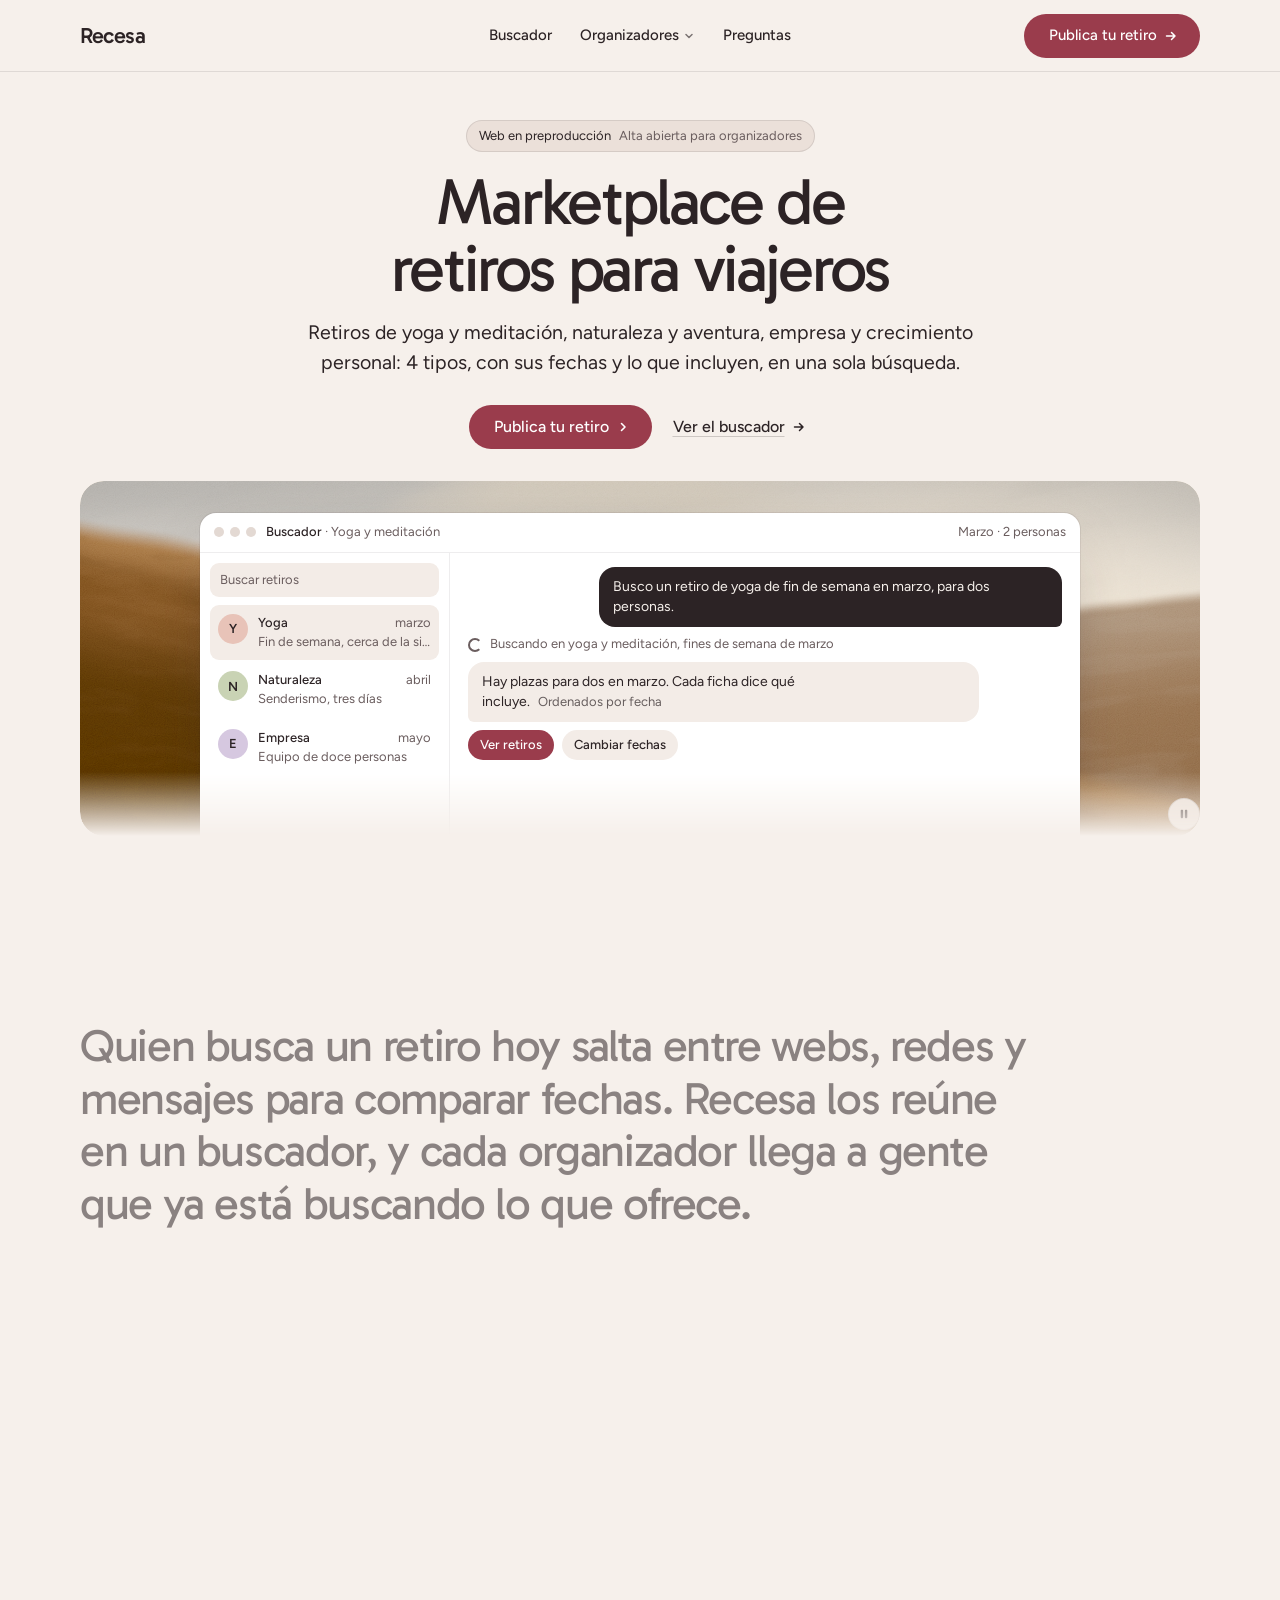
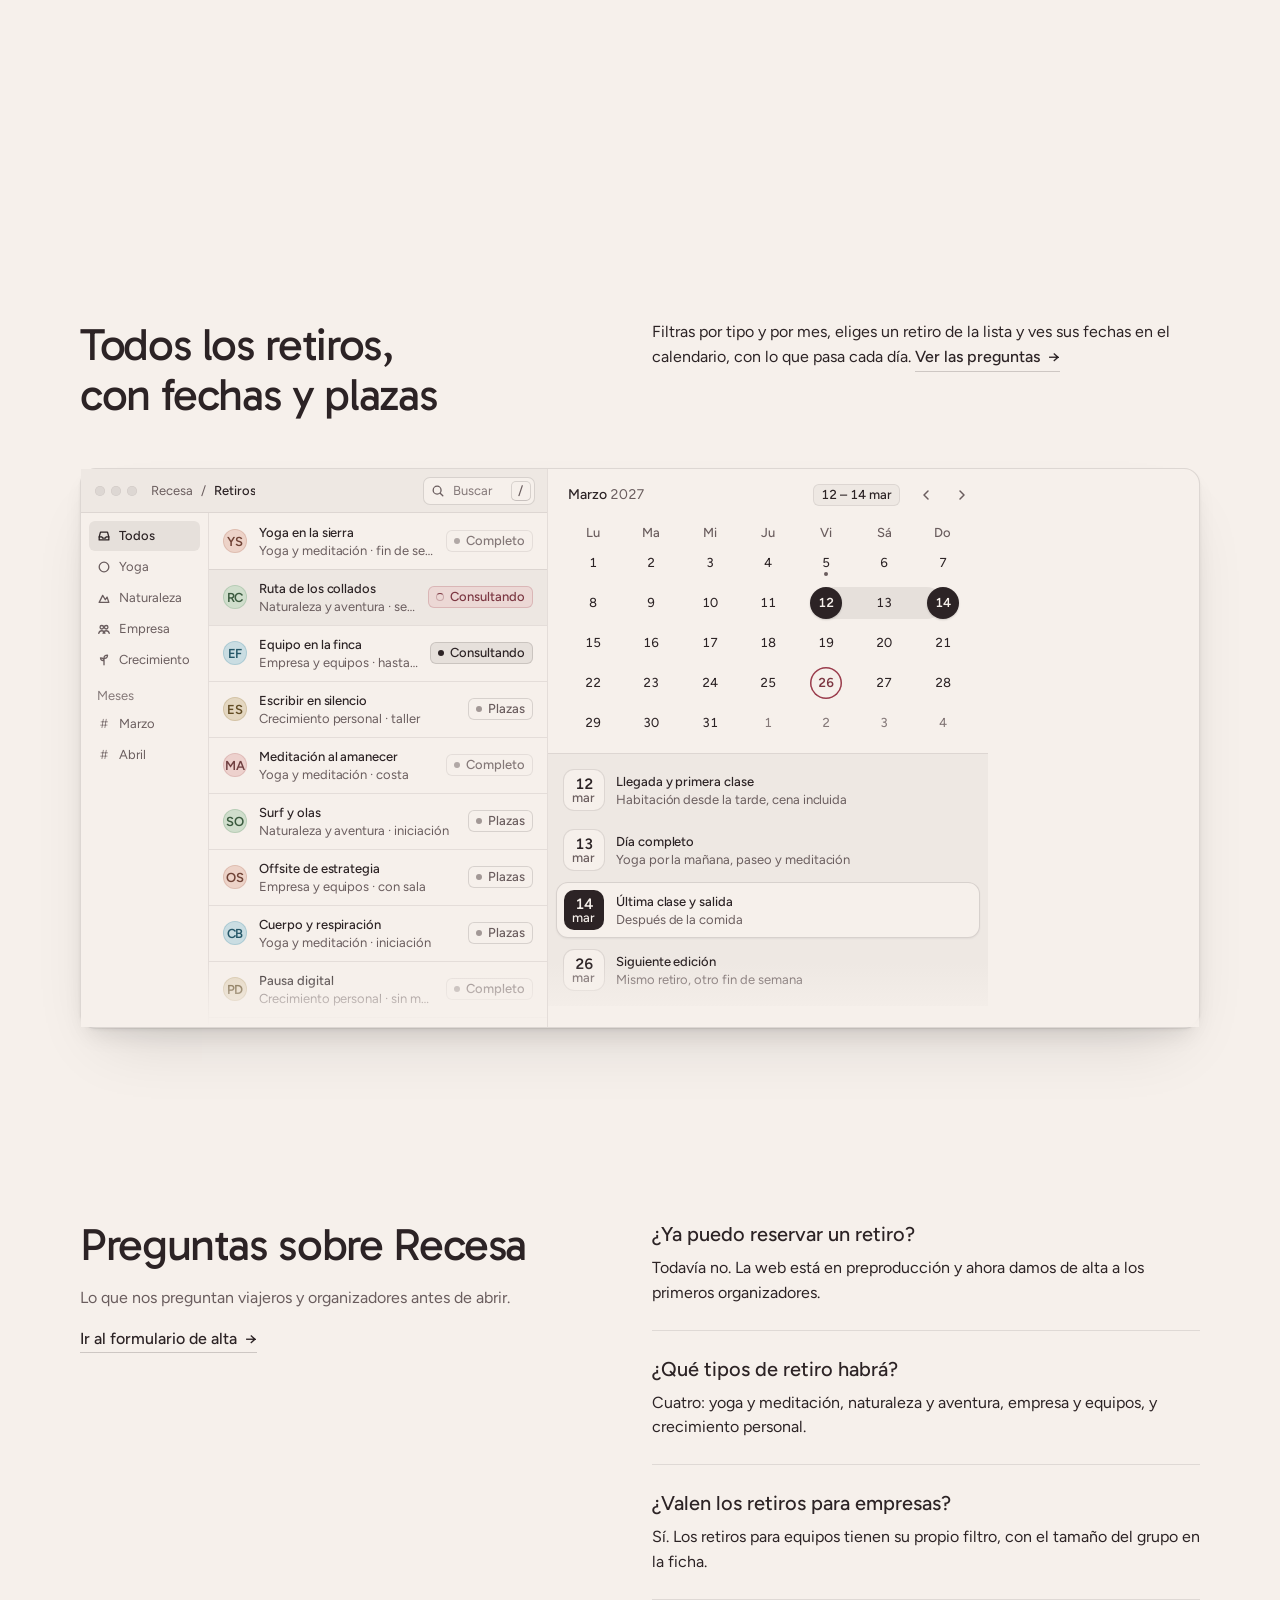
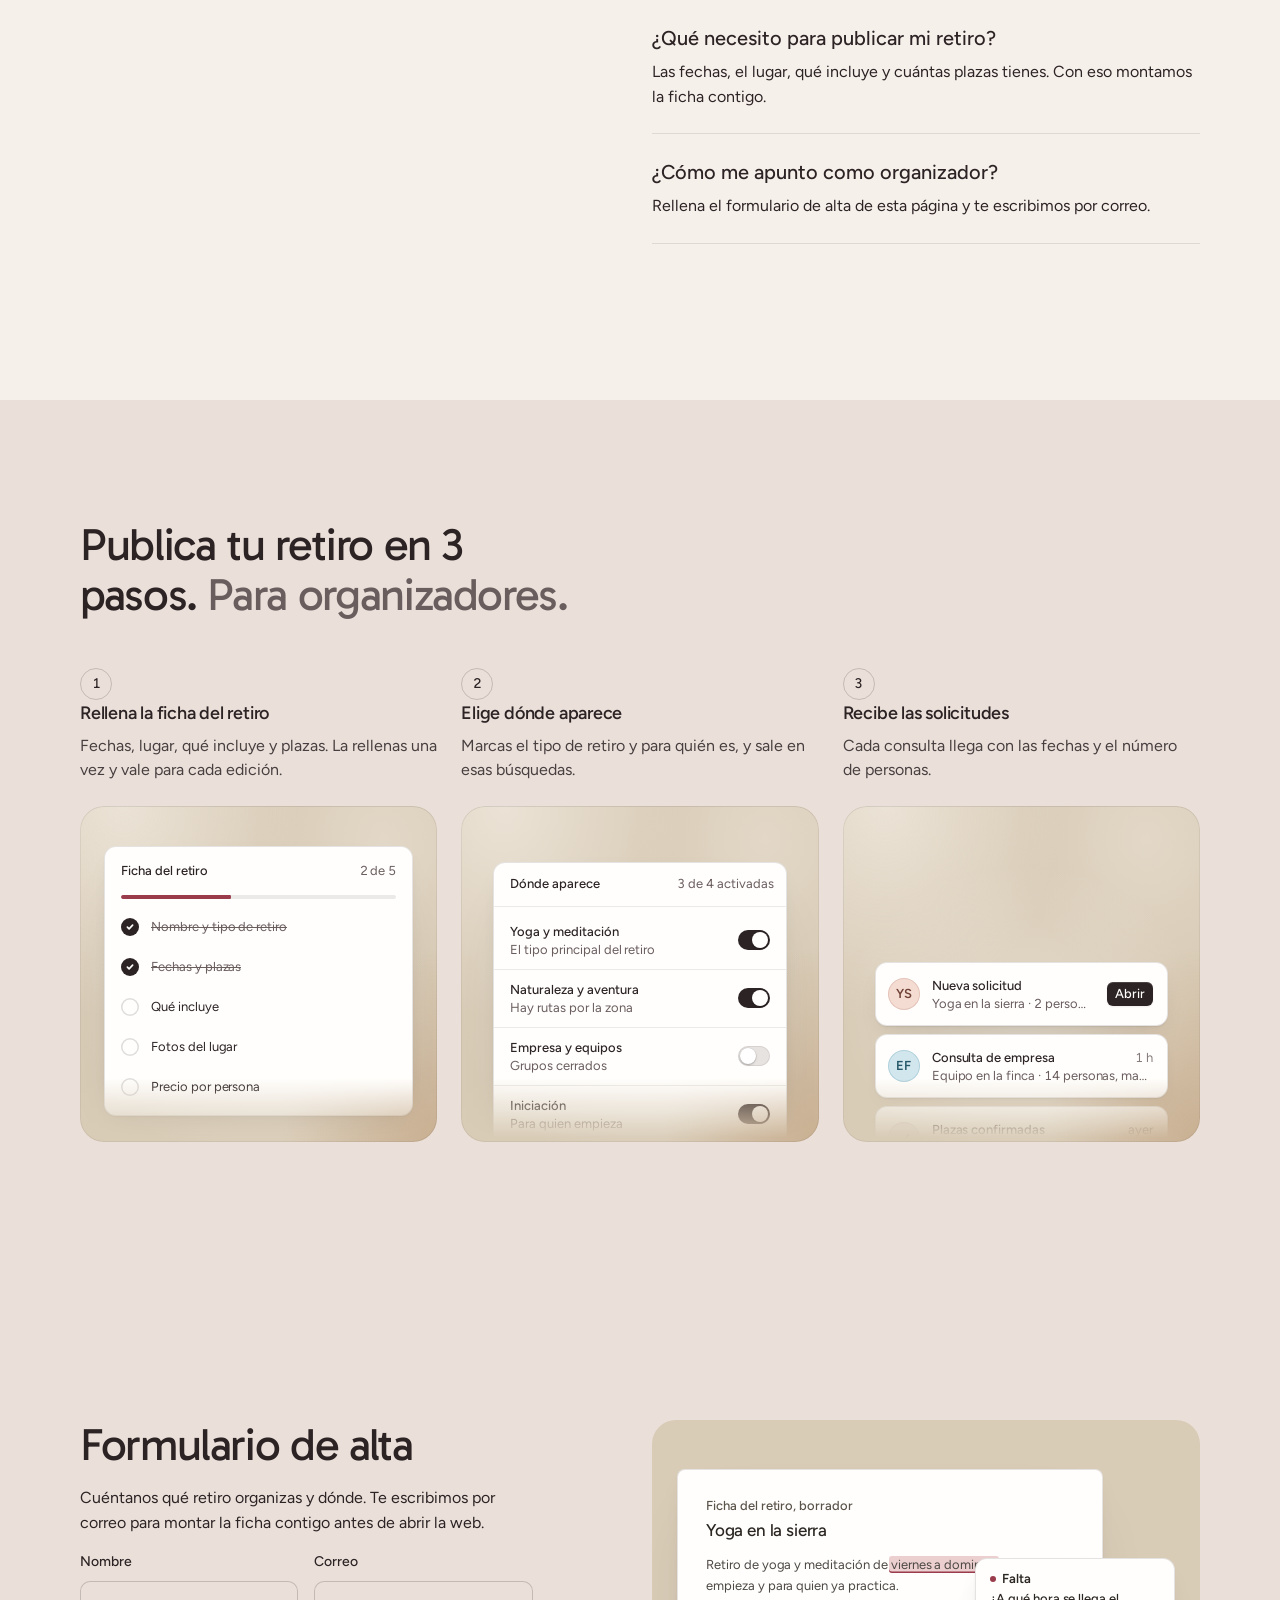
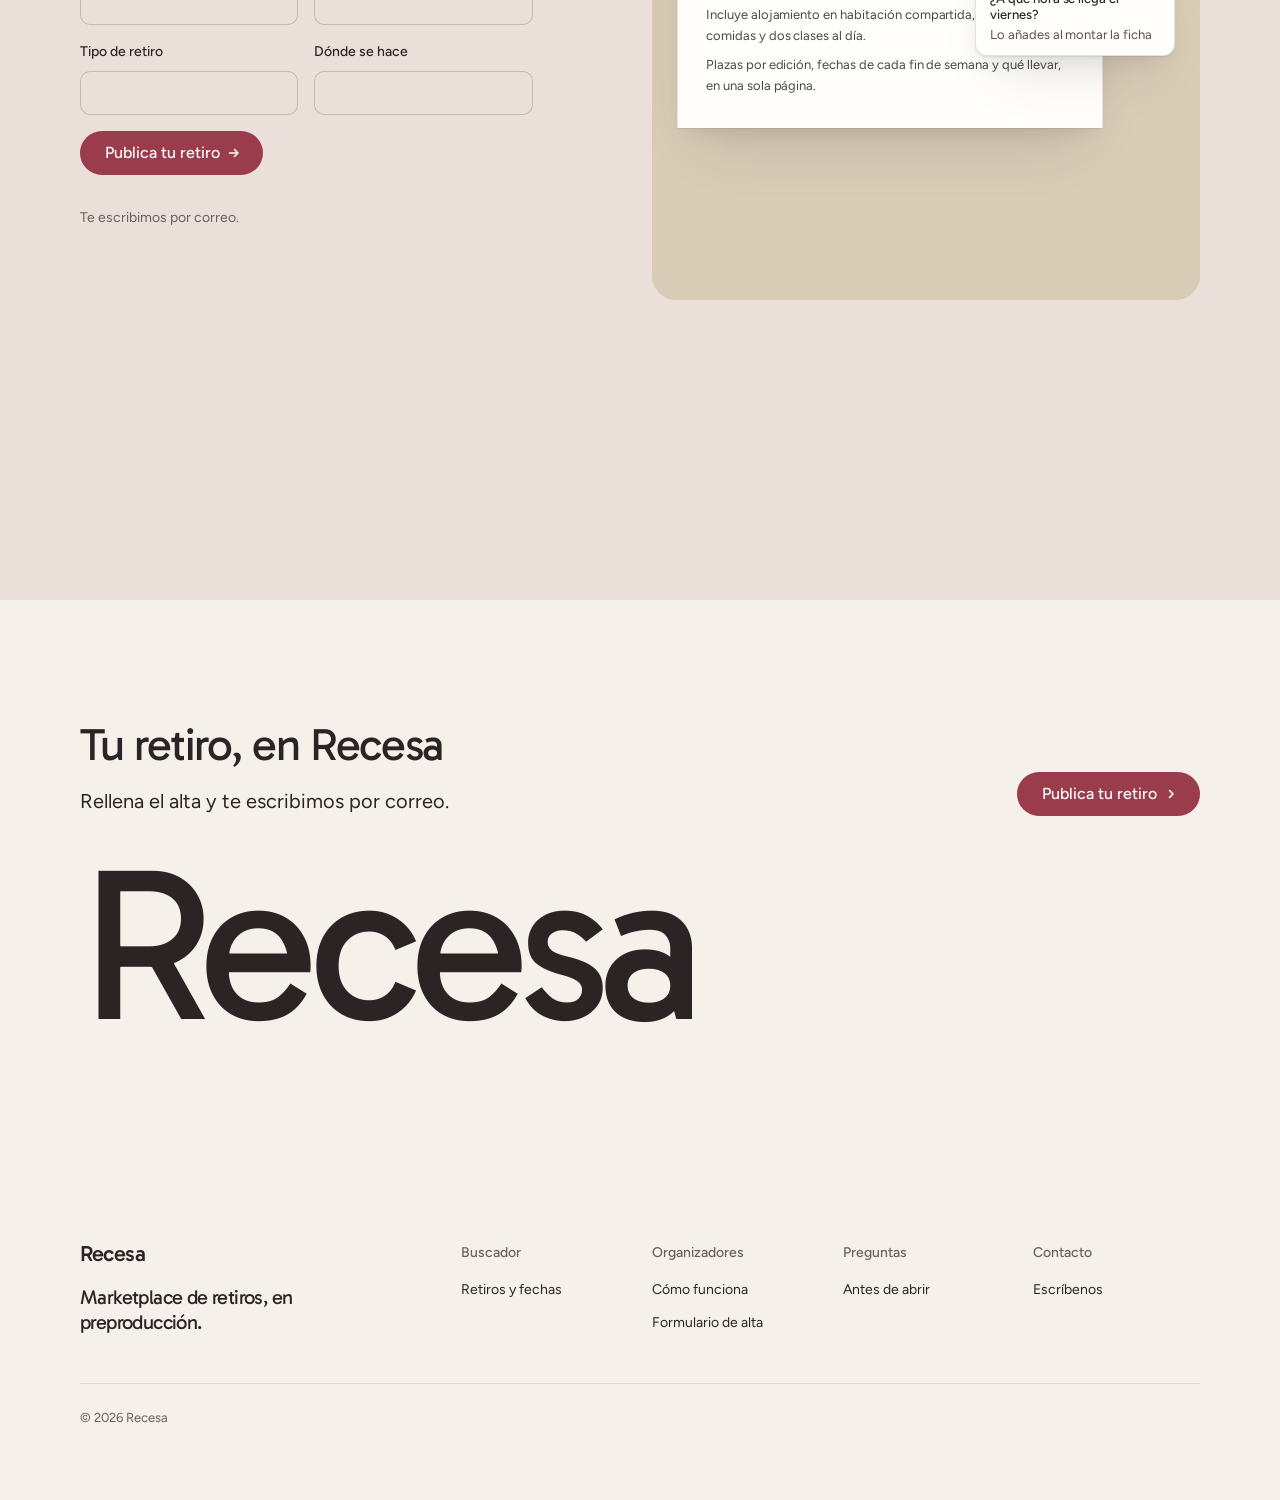
<file: landing/index.html>
<!doctype html>
<html lang="es" data-type="software" data-radius="round" data-ground="sand" data-buttons="arrow" data-motion>
<head>
<meta charset="utf-8">
<meta name="viewport" content="width=device-width, initial-scale=1, viewport-fit=cover">
<title>Recesa: marketplace de retiros para viajeros y organizadores</title>
<meta name="description" content="Busca y compara retiros de yoga, naturaleza, empresa y crecimiento personal por fechas. Los organizadores ya pueden pedir su alta.">
<meta property="og:type" content="website">
<meta property="og:title" content="Recesa: marketplace de retiros">
<meta property="og:description" content="Retiros de yoga, naturaleza, empresa y crecimiento personal, comparados por fechas en un buscador.">
<meta property="og:image" content="share.jpg">
<meta name="twitter:card" content="summary_large_image">
<link rel="icon" href="favicon.svg" type="image/svg+xml">
<meta name="theme-color" content="#f6f0eb">
<!-- <link rel="canonical" href="https://[dominio de Recesa]/"> : pendiente del dominio -->
<meta name="site-kind" content="software">
<meta name="page-type" content="software">
<link rel="preconnect" href="https://fonts.googleapis.com">
<link rel="preconnect" href="https://fonts.gstatic.com" crossorigin>
<link href="https://fonts.googleapis.com/css2?family=Gabarito:wght@400..700&family=Figtree:wght@400..600&family=DM+Mono:wght@400;500&display=swap" rel="stylesheet">
<link rel="stylesheet" href="assets/system.css">
<link rel="stylesheet" href="assets/ui/cards.css">
<link rel="stylesheet" href="assets/motion/motion.css">
<link rel="stylesheet" href="assets/backgrounds/backgrounds.css">
<link rel="stylesheet" href="assets/layout/layout.css">
<style>
:root {
  --p-bg: #f6f0eb; --p-surface: #ebe0d9; --p-ink: #2c2325; --p-muted: #6a5d5e;
  --p-accent: #9a3c4c; --p-accent-ink: #ffffff; --p-action: #9a3c4c; --p-action-ink: #ffffff;
  --p-inv-bg: #2c2325; --p-inv-surface: #382f31; --p-inv-ink: #f6f0eb; --p-inv-muted: #a39b99;
  --p-inv-accent: #f6f0eb; --p-inv-accent-ink: #2c2325; --p-inv-action: #f6f0eb; --p-inv-action-ink: #2c2325;
  --font-display: "Gabarito", system-ui, sans-serif;
  --font-text: "Figtree", system-ui, sans-serif;
  --font-mono: "DM Mono", ui-monospace, "SFMono-Regular", Menlo, Consolas, monospace;
  --display-weight: 400;
  --display-tracking: -0.03em;
  --display-tracking-xl: -0.04em;
  --ly-scale: 0.98;
}
</style>
<link rel="stylesheet" href="assets/ui/base.css">
<link rel="stylesheet" href="assets/ui/window/fragment.css">
<link rel="stylesheet" href="assets/ui/calendar/fragment.css">
<link rel="stylesheet" href="assets/ui/checklist/fragment.css">
<link rel="stylesheet" href="assets/ui/toggles/fragment.css">
<link rel="stylesheet" href="assets/ui/notify/fragment.css">
<link rel="stylesheet" href="assets/ui/doc/fragment.css">
<script>document.documentElement.classList.add('m-enter');setTimeout(()=>document.documentElement.classList.add('m-enter-done'),700)</script>
<script src="assets/backgrounds/backgrounds.js"></script>
<script>document.documentElement.classList.add('mo-js');setTimeout(()=>document.documentElement.classList.add('mo-safe'),2500)</script>
<link rel="modulepreload" href="assets/moments/moments.js">
<link rel="modulepreload" href="assets/moments/lib.js">
<link rel="modulepreload" href="assets/moments/word-highlight/moment.js">
<style>
  /* hero window: the painted ground when WebGL is not there (sky, far hills, a lit near hill) */
  .hero__window { background:
    radial-gradient(120% 60% at 70% 118%, #8a7a4c 0 40%, transparent 41%),
    radial-gradient(90% 50% at 10% 108%, #6f7a52 0 42%, transparent 43%),
    radial-gradient(80% 40% at 60% 92%, #c9b8ad 0 40%, transparent 41%),
    linear-gradient(#c79a8f, #e7cfc2 70%, #efe2d8); }
  .d-win { background: #fff; color: #2c2325; border-radius: 16px; overflow: hidden; font: 400 14px/1.4 var(--font-text);
    box-shadow: 0 0 0 1px rgb(44 35 37 / .08), 0 24px 60px -28px rgb(44 35 37 / .5); text-align: left; }
  .d-win__bar { display: flex; align-items: center; gap: 10px; height: 40px; padding: 0 14px; border-bottom: 1px solid rgb(44 35 37 / .08); font-size: 13px; color: #6a5d5e; }
  .d-win__bar b { color: #2c2325; font-weight: 500; } .d-win__bar .sp { flex: 1; }
  .d-win__dots { display: flex; gap: 6px; } .d-win__dots i { width: 10px; height: 10px; border-radius: 50%; background: #e3d9d3; }
  .d-win__body { display: grid; grid-template-columns: 250px 1fr; min-height: 420px; }
  .inbox { border-right: 1px solid rgb(44 35 37 / .08); padding: 10px; display: grid; align-content: start; gap: 2px; }
  .inbox .q { height: 34px; margin-bottom: 6px; border-radius: 9px; background: #f3ece7; display: flex; align-items: center; padding: 0 10px; color: #6a5d5e; font-size: 13px; }
  .inbox .t { display: grid; grid-template-columns: 30px 1fr auto; gap: 1px 10px; padding: 9px 8px; border-radius: 9px; font-size: 13px; }
  .inbox .t.is-on { background: #f3ece7; }
  .inbox .t i { grid-row: 1 / span 2; width: 30px; height: 30px; border-radius: 50%; display: grid; place-items: center; font: 600 13px/1 var(--font-text); font-style: normal; color: #2c2325; }
  .inbox .t b { font-weight: 500; color: #2c2325; } .inbox .t time { color: #6a5d5e; font-size: 13px; }
  .inbox .t span { grid-column: 2 / -1; color: #6a5d5e; white-space: nowrap; overflow: hidden; text-overflow: ellipsis; }
  .convo { display: grid; min-width: 0; align-content: start; }
  .d-chat { display: grid; gap: 8px; align-content: start; padding: 14px 18px; font-size: 14px; }
  .d-msg { max-width: 78%; padding: 10px 14px; border-radius: 16px; line-height: 1.45; }
  .d-msg--me { justify-self: end; background: #2c2325; color: #f6f0eb; border-bottom-right-radius: 6px; }
  .d-msg--bot { max-width: 86%; background: #f3ece7; color: #2c2325; border-bottom-left-radius: 6px; }
  .d-msg small { display: inline; margin: 0 0 0 8px; font-size: 13px; opacity: .7; white-space: nowrap; }
  .d-msg--me small { display: none; }
  .d-tool { display: flex; align-items: center; gap: 8px; font-size: 13px; color: #6a5d5e; }
  .d-tool::before { content: ""; width: 14px; height: 14px; border-radius: 50%; border: 2px solid currentColor; border-right-color: transparent; }
  .acts { display: flex; gap: 8px; } .acts span { height: 30px; padding: 0 12px; border-radius: 99px; display: inline-flex; align-items: center; font-size: 13px; font-weight: 500; background: #9a3c4c; color: #fff; }
  .acts span + span { background: #f3ece7; color: #2c2325; }
  @media (max-width: 639px) { .d-win__body { grid-template-columns: 1fr; } .inbox { display: none; } .hero__window .d-win__bar .sp ~ span { display: none; } }

  /* app-frame (sections-library.md, app-frame) */
  .app.ui { display: grid; grid-template-columns: minmax(0, 5fr) minmax(0, 7fr); margin-top: var(--s-7); background: var(--u-bg); border: 1px solid var(--u-border); border-radius: var(--u-r); box-shadow: var(--u-shadow); }
  .app > .app__pane { position: relative; min-width: 0; min-height: 0; overflow: hidden; }
  .app > .app__pane + .app__pane { border-left: 1px solid var(--u-line); }
  .app > .app__pane > .ui-panel { width: 100%; border: 0; border-radius: 0; box-shadow: none; }
  .app > .app__pane::after { content: ""; position: absolute; inset: auto 0 0 0; height: 64px; background: linear-gradient(transparent, var(--u-bg)); pointer-events: none; }
  @media (min-width: 1024px) and (max-width: 1279px) { .app.ui { grid-template-columns: minmax(0, 4fr) minmax(0, 8fr); } }
  @media (max-width: 1023px) {
    .app.ui { grid-template-columns: minmax(0, 1fr); grid-template-rows: auto minmax(0, 1fr); }
    .app > .app__pane--list { max-height: 252px; }
    .app > .app__pane--list::after { display: none; }
    .app .ui-win__side { display: none; }
    .app .ui-win__body { grid-template-columns: minmax(0, 1fr); }
    .app > .app__pane + .app__pane { border-left: 0; border-top: 1px solid var(--u-line); }
  }
  @media (max-width: 639px) {
    .app.ui { grid-template-rows: minmax(0, 1fr); }
    .app > .app__pane--list { display: none; }
    .app > .app__pane + .app__pane { border-top: 0; }
  }
  /* steps: one panel height for the group */
  #organizadores .panel { --p-h: 336px; }
  @media (max-width: 639px) { #organizadores .panel { --p-h: 200px; } #publica .frame--lit { min-height: 560px; } .hero__window .d-tool { display: none; } }
  /* the type close: the name across the wrap */
  .hero--centred .hero__lead { color: var(--ink); }
  @media (min-width: 640px) { #publica .frame--lit { min-height: 480px; } }
  .close__word { font: var(--display-weight) clamp(72px, 17vw, 248px)/0.9 var(--font-display); letter-spacing: var(--display-tracking-xl); margin: 0; }
</style>
</head>
<body>
<!-- type: software (site-kind software): un marketplace de retiros, web en preproducción
     deal: hero centred, nav nav-centre, close close-word, footer footer-columns, rhythm surface-pairs,
           buttons arrow, mark wordmark, palette plaster-rose (trade wellness), type gabarito, radius round,
           effect painterly-landscape in the hero window
     moments: word-highlight (#idea, its own statement section)
     photographs: none yet (the client chose to wait); no photograph slot is shown empty -->

<header class="nav nav--centre">
  <div class="wrap nav__bar">
    <a class="skip-link" href="#top">Saltar al contenido</a>
    <a class="nav__logo" href="#top">Recesa</a>
    <nav class="nav__links" aria-label="Principal">
      <div class="nav__item"><a class="nav__link" href="#buscador">Buscador</a></div>
      <div class="nav__item">
        <a class="nav__link" href="#organizadores">Organizadores <svg class="chev" viewBox="0 0 12 12" aria-hidden="true"><path d="M3 4.5l3 3 3-3" fill="none" stroke="currentColor" stroke-width="1.5" stroke-linecap="round" stroke-linejoin="round"/></svg></a>
        <div class="nav__menu">
          <div class="wrap grid">
            <div class="menu-col span-4">
              <p class="t-label">Para organizadores</p>
              <a href="#organizadores">Cómo funciona<span>La ficha, las búsquedas y las solicitudes</span></a>
              <a href="#publica">Formulario de alta<span>Cuatro datos y te escribimos</span></a>
            </div>
          </div>
        </div>
      </div>
      <div class="nav__item"><a class="nav__link" href="#preguntas">Preguntas</a></div>
    </nav>
    <div class="nav__actions">
      <a class="btn btn--primary" href="#publica">Publica tu retiro</a>
    </div>
    <button class="nav__toggle" type="button" aria-expanded="false" aria-label="Menú">
      <svg width="18" height="18" viewBox="0 0 18 18" aria-hidden="true"><path d="M2 5h14M2 13h14" stroke="currentColor" stroke-width="1.6" stroke-linecap="round"/></svg>
    </button>
  </div>
</header>

<main id="top">
  <section class="hero hero--centred" data-enter aria-labelledby="hero-h">
    <div class="wrap"><div class="hero-text">
      <div class="hero__c">
        <a class="pill" href="#publica"><span>Web en preproducción</span><span class="muted">Alta abierta para organizadores</span></a>
        <h1 id="hero-h">Marketplace de retiros para viajeros</h1>
        <p class="hero__lead">Retiros de yoga y meditación, naturaleza y aventura, empresa y crecimiento personal: 4 tipos, con sus fechas y lo que incluyen, en una sola búsqueda.</p>
        <div class="btn-row"><a class="btn btn--primary" href="#publica">Publica tu retiro<svg class="m-arrow" viewBox="0 0 12 12" aria-hidden="true"><path class="m-arrow__stem" d="M1 6h8"/><path class="m-arrow__head" d="M4.5 2.5 8 6l-3.5 3.5"/></svg></a><a class="btn btn--secondary" href="#buscador">Ver el buscador</a></div>
      </div>
      <div class="hero__window" data-fx="painterly-landscape" data-fx-seed="11" role="img" aria-label="El buscador de Recesa respondiendo a quien pide un retiro de yoga de fin de semana en marzo">
        <div class="ly-piece d-win" aria-hidden="true">
          <div class="d-win__bar"><span class="d-win__dots"><i></i><i></i><i></i></span><span><b>Buscador</b> · Yoga y meditación</span><span class="sp"></span><span>Marzo · 2 personas</span></div>
          <div class="d-win__body">
            <div class="inbox">
              <div class="q">Buscar retiros</div>
              <div class="t is-on"><i style="background:#e8c3b8">Y</i><b>Yoga</b><time>marzo</time><span>Fin de semana, cerca de la sierra</span></div>
              <div class="t"><i style="background:#c9d3b4">N</i><b>Naturaleza</b><time>abril</time><span>Senderismo, tres días</span></div>
              <div class="t"><i style="background:#d6c8e0">E</i><b>Empresa</b><time>mayo</time><span>Equipo de doce personas</span></div>
            </div>
            <div class="convo">
              <div class="d-chat" data-ly-steps="900">
                <div class="d-msg d-msg--me">Busco un retiro de yoga de fin de semana en marzo, para dos personas.</div>
                <div class="d-tool" data-step>Buscando en yoga y meditación, fines de semana de marzo</div>
                <div class="d-msg d-msg--bot" data-step>Hay plazas para dos en marzo. Cada ficha dice qué incluye.<small>Ordenados por fecha</small></div>
                <div class="acts" data-step><span>Ver retiros</span><span>Cambiar fechas</span></div>
              </div>
            </div>
          </div>
        </div>
      </div>
    </div></div>
  </section>

  <section class="section statement" id="idea" data-moment="word-highlight" aria-label="Por qué Recesa">
    <div class="wrap">
      <p class="mo-wh__text">Quien busca un retiro hoy salta entre webs, redes y mensajes para comparar fechas. <strong>Recesa</strong> los reúne en un buscador, y cada organizador llega a gente que ya está buscando lo que ofrece.</p>
    </div>
  </section>

  <section class="section" id="buscador" aria-labelledby="buscador-h">
    <div class="wrap">
      <div class="grid">
        <h2 id="buscador-h" class="span-5">Todos los retiros, con fechas y plazas</h2>
        <p class="span-6 start-7">Filtras por tipo y por mes, eliges un retiro de la lista y ves sus fechas en el calendario, con lo que pasa cada día. <a class="link" href="#preguntas">Ver las preguntas</a></p>
      </div>
      <div class="ui app fill" role="img" aria-label="El buscador de Recesa: una lista de retiros por tipo y, al lado, el calendario de marzo del retiro elegido" data-ui-pause-host>
        <div class="app__pane app__pane--list">
          <div class="ui ui-panel ui-win" data-ui="window" data-open="Plazas" data-work="Consultando" data-done="Completo">
            <div class="ui-win__bar">
              <span class="ui-dots" aria-hidden="true"><i></i><i></i><i></i></span>
              <span class="ui-win__crumb">Recesa <i>/</i> <b>Retiros</b></span>
              <span class="ui-spacer"></span>
              <span class="ui-win__search" aria-hidden="true"><svg class="ui-icon" viewBox="0 0 16 16"><circle cx="7" cy="7" r="4.5"/><path d="m10.5 10.5 3 3"/></svg><span class="ui-win__ph">Buscar</span><span class="ui-kbd">/</span></span>
            </div>
            <div class="ui-win__body">
              <nav class="ui-win__side" aria-hidden="true">
                <span class="ui-win__nav is-on"><svg class="ui-icon" viewBox="0 0 16 16"><path d="M2.5 9h3l1 1.5h3l1-1.5h3"/><path d="M2.5 9 4 3.5h8L13.5 9v3.5h-11z"/></svg>Todos</span>
                <span class="ui-win__nav"><svg class="ui-icon" viewBox="0 0 16 16"><circle cx="8" cy="8" r="5.5"/></svg>Yoga</span>
                <span class="ui-win__nav"><svg class="ui-icon" viewBox="0 0 16 16"><path d="M2.5 13 6.5 5l3 5 2-3 2 6z"/></svg>Naturaleza</span>
                <span class="ui-win__nav"><svg class="ui-icon" viewBox="0 0 16 16"><circle cx="5.5" cy="6" r="2"/><circle cx="10.5" cy="6" r="2"/><path d="M2 13c.5-2 2-3 3.5-3s3 1 3.5 3M7 13c.5-2 2-3 3.5-3s3 1 3.5 3"/></svg>Empresa</span>
                <span class="ui-win__nav"><svg class="ui-icon" viewBox="0 0 16 16"><path d="M8 13.5V6M8 6c0-2 1.5-3.5 4-3.5 0 2.5-1.5 4-4 3.5zM8 8.5C8 7 6.8 5.5 4 5.5c0 2 1.3 3.5 4 3z"/></svg>Crecimiento</span>
                <span class="ui-win__label">Meses</span>
                <span class="ui-win__nav"><span class="ui-win__hash">#</span>Marzo</span>
                <span class="ui-win__nav"><span class="ui-win__hash">#</span>Abril</span>
              </nav>
              <div class="ui-win__main">
                <div class="ui-win__cols" aria-hidden="true"><span>Retiro</span><span>Tipo</span><span>Estado</span><span>Días</span></div>
                <ul class="ui-win__rows">
                  <li class="ui-win__row" data-row><span class="ui-avatar" data-tone="1">YS</span><span class="ui-win__who">Yoga en la sierra</span><span class="ui-win__sub">Yoga y meditación · fin de semana</span><span class="ui-win__st" data-st>Plazas</span><span class="ui-win__age">3</span></li>
                  <li class="ui-win__row" data-row><span class="ui-avatar" data-tone="3">RC</span><span class="ui-win__who">Ruta de los collados</span><span class="ui-win__sub">Naturaleza y aventura · senderismo</span><span class="ui-win__st" data-st>Plazas</span><span class="ui-win__age">4</span></li>
                  <li class="ui-win__row" data-row><span class="ui-avatar" data-tone="4">EF</span><span class="ui-win__who">Equipo en la finca</span><span class="ui-win__sub">Empresa y equipos · hasta 20 personas</span><span class="ui-win__st is-you" data-st>Consultando</span><span class="ui-win__age">2</span></li>
                  <li class="ui-win__row" data-row><span class="ui-avatar" data-tone="2">ES</span><span class="ui-win__who">Escribir en silencio</span><span class="ui-win__sub">Crecimiento personal · taller</span><span class="ui-win__st" data-st>Plazas</span><span class="ui-win__age">5</span></li>
                  <li class="ui-win__row" data-row><span class="ui-avatar" data-tone="5">MA</span><span class="ui-win__who">Meditación al amanecer</span><span class="ui-win__sub">Yoga y meditación · costa</span><span class="ui-win__st is-done" data-st>Completo</span><span class="ui-win__age">3</span></li>
                  <li class="ui-win__row" data-row><span class="ui-avatar" data-tone="3">SO</span><span class="ui-win__who">Surf y olas</span><span class="ui-win__sub">Naturaleza y aventura · iniciación</span><span class="ui-win__st" data-st>Plazas</span><span class="ui-win__age">6</span></li>
                  <li class="ui-win__row" data-row><span class="ui-avatar" data-tone="1">OS</span><span class="ui-win__who">Offsite de estrategia</span><span class="ui-win__sub">Empresa y equipos · con sala</span><span class="ui-win__st" data-st>Plazas</span><span class="ui-win__age">2</span></li>
                  <li class="ui-win__row" data-row><span class="ui-avatar" data-tone="4">CB</span><span class="ui-win__who">Cuerpo y respiración</span><span class="ui-win__sub">Yoga y meditación · iniciación</span><span class="ui-win__st" data-st>Plazas</span><span class="ui-win__age">3</span></li>
                  <li class="ui-win__row" data-row><span class="ui-avatar" data-tone="2">PD</span><span class="ui-win__who">Pausa digital</span><span class="ui-win__sub">Crecimiento personal · sin móvil</span><span class="ui-win__st is-done" data-st>Completo</span><span class="ui-win__age">4</span></li>
                  <li class="ui-win__row" data-row><span class="ui-avatar" data-tone="5">BR</span><span class="ui-win__who">Bosque y río</span><span class="ui-win__sub">Naturaleza y aventura · familias</span><span class="ui-win__st" data-st>Plazas</span><span class="ui-win__age">3</span></li>
                </ul>
              </div>
            </div>
          </div>
        </div>
        <div class="app__pane app__pane--open" data-ui-loop>
          <div class="ui ui-panel ui-calendar" data-ui="calendar" data-start="12" data-end="14" data-month="mar">
            <div class="ui-cal__head">
              <div class="ui-cal__month">Marzo <span>2027</span></div>
              <span class="ui-spacer"></span>
              <span class="ui-chip ui-chip--plain ui-chip--ink" data-cal-range>12 – 14 mar</span>
              <span class="ui-cal__nav" aria-hidden="true"><svg class="ui-icon" viewBox="0 0 16 16"><path d="M10 4 6 8l4 4"/></svg></span>
              <span class="ui-cal__nav" aria-hidden="true"><svg class="ui-icon" viewBox="0 0 16 16"><path d="m6 4 4 4-4 4"/></svg></span>
            </div>
            <div class="ui-cal__dow" aria-hidden="true"><span>Lu</span><span>Ma</span><span>Mi</span><span>Ju</span><span>Vi</span><span>Sá</span><span>Do</span></div>
            <div class="ui-cal__days">
              <span class="ui-cal__d" data-d="1"><b>1</b></span><span class="ui-cal__d" data-d="2"><b>2</b></span><span class="ui-cal__d" data-d="3"><b>3</b></span><span class="ui-cal__d" data-d="4"><b>4</b></span><span class="ui-cal__d is-today" data-d="5"><b>5</b></span><span class="ui-cal__d" data-d="6"><b>6</b></span><span class="ui-cal__d" data-d="7"><b>7</b></span>
              <span class="ui-cal__d" data-d="8"><b>8</b></span><span class="ui-cal__d" data-d="9"><b>9</b></span><span class="ui-cal__d" data-d="10"><b>10</b></span><span class="ui-cal__d" data-d="11"><b>11</b></span><span class="ui-cal__d is-start" data-d="12"><b>12</b></span><span class="ui-cal__d is-in" data-d="13"><b>13</b></span><span class="ui-cal__d is-end" data-d="14"><b>14</b></span>
              <span class="ui-cal__d" data-d="15"><b>15</b></span><span class="ui-cal__d" data-d="16"><b>16</b></span><span class="ui-cal__d" data-d="17"><b>17</b></span><span class="ui-cal__d" data-d="18"><b>18</b></span><span class="ui-cal__d" data-d="19"><b>19</b></span><span class="ui-cal__d" data-d="20"><b>20</b></span><span class="ui-cal__d" data-d="21"><b>21</b></span>
              <span class="ui-cal__d" data-d="22"><b>22</b></span><span class="ui-cal__d" data-d="23"><b>23</b></span><span class="ui-cal__d" data-d="24"><b>24</b></span><span class="ui-cal__d" data-d="25"><b>25</b></span><span class="ui-cal__d is-mark" data-d="26"><b>26</b></span><span class="ui-cal__d" data-d="27"><b>27</b></span><span class="ui-cal__d" data-d="28"><b>28</b></span>
              <span class="ui-cal__d" data-d="29"><b>29</b></span><span class="ui-cal__d" data-d="30"><b>30</b></span><span class="ui-cal__d" data-d="31"><b>31</b></span><span class="ui-cal__d is-out"><b>1</b></span><span class="ui-cal__d is-out"><b>2</b></span><span class="ui-cal__d is-out"><b>3</b></span><span class="ui-cal__d is-out"><b>4</b></span>
            </div>
            <div class="ui-cal__events">
              <div class="ui-cal__ev" data-ev="12">
                <span class="ui-cal__date"><b>12</b><i>mar</i></span>
                <span class="ui-cal__evtext"><span class="ui-cal__evtitle">Llegada y primera clase</span><span class="ui-cal__evsub">Habitación desde la tarde, cena incluida</span></span>
              </div>
              <div class="ui-cal__ev" data-ev="13">
                <span class="ui-cal__date"><b>13</b><i>mar</i></span>
                <span class="ui-cal__evtext"><span class="ui-cal__evtitle">Día completo</span><span class="ui-cal__evsub">Yoga por la mañana, paseo y meditación</span></span>
              </div>
              <div class="ui-cal__ev" data-ev="14">
                <span class="ui-cal__date"><b>14</b><i>mar</i></span>
                <span class="ui-cal__evtext"><span class="ui-cal__evtitle">Última clase y salida</span><span class="ui-cal__evsub">Después de la comida</span></span>
              </div>
              <div class="ui-cal__ev" data-ev="26">
                <span class="ui-cal__date"><b>26</b><i>mar</i></span>
                <span class="ui-cal__evtext"><span class="ui-cal__evtitle">Siguiente edición</span><span class="ui-cal__evsub">Mismo retiro, otro fin de semana</span></span>
              </div>
            </div>
          </div>
        </div>
      </div>
    </div>
  </section>

  <section class="section" id="preguntas" aria-labelledby="preguntas-h">
    <div class="wrap">
      <div class="grid grid--top">
        <div class="span-5 stack-4">
          <h2 id="preguntas-h">Preguntas sobre Recesa</h2>
          <p class="muted">Lo que nos preguntan viajeros y organizadores antes de abrir.</p>
          <a class="link" href="#publica">Ir al formulario de alta</a>
        </div>
        <div class="faq span-6 start-7">
          <div class="faq__item"><h3>¿Ya puedo reservar un retiro?</h3><p>Todavía no. La web está en preproducción y ahora damos de alta a los primeros organizadores.</p></div>
          <div class="faq__item"><h3>¿Qué tipos de retiro habrá?</h3><p>Cuatro: yoga y meditación, naturaleza y aventura, empresa y equipos, y crecimiento personal.</p></div>
          <div class="faq__item"><h3>¿Valen los retiros para empresas?</h3><p>Sí. Los retiros para equipos tienen su propio filtro, con el tamaño del grupo en la ficha.</p></div>
          <div class="faq__item"><h3>¿Qué necesito para publicar mi retiro?</h3><p>Las fechas, el lugar, qué incluye y cuántas plazas tienes. Con eso montamos la ficha contigo.</p></div>
          <div class="faq__item"><h3>¿Cómo me apunto como organizador?</h3><p>Rellena el formulario de alta de esta página y te escribimos por correo.</p></div>
        </div>
      </div>
    </div>
  </section>

  <section class="section ground-surface" id="organizadores" style="--hm: 2" aria-labelledby="organizadores-h">
    <div class="wrap">
      <div class="section-head">
        <h2 id="organizadores-h">Publica tu retiro en 3 pasos. <span class="muted">Para organizadores.</span></h2>
      </div>
      <div class="grid">
        <article class="card card--row card--open span-4">
          <span class="step-num">1</span>
          <h3>Rellena la ficha del retiro</h3>
          <p>Fechas, lugar, qué incluye y plazas. La rellenas una vez y vale para cada edición.</p>
          <div class="panel">
            <div class="stage stage--fade-b"><div class="at-rise fit" style="--fit-max:340px;--ax:max(24px, 50% - 170px);--ay:40px;--ay-sm:24px" data-ui-loop>
              <div class="ui ui-panel ui-checks" data-ui="checklist">
                <div class="ui-checks__head"><div class="ui-title">Ficha del retiro</div><span class="ui-spacer"></span><div class="ui-meta" data-checks-count>2 de 5</div></div>
                <div class="ui-checks__bar"><i data-checks-bar style="--k:0.4"></i></div>
                <ul class="ui-checks__list">
                  <li class="ui-check is-done"><span class="ui-check__box"><svg viewBox="0 0 16 16"><path d="m4.5 8.2 2.3 2.3 4.7-5"/></svg></span><span class="ui-check__label">Nombre y tipo de retiro</span></li>
                  <li class="ui-check is-done"><span class="ui-check__box"><svg viewBox="0 0 16 16"><path d="m4.5 8.2 2.3 2.3 4.7-5"/></svg></span><span class="ui-check__label">Fechas y plazas</span></li>
                  <li class="ui-check"><span class="ui-check__box"><svg viewBox="0 0 16 16"><path d="m4.5 8.2 2.3 2.3 4.7-5"/></svg></span><span class="ui-check__label">Qué incluye</span></li>
                  <li class="ui-check"><span class="ui-check__box"><svg viewBox="0 0 16 16"><path d="m4.5 8.2 2.3 2.3 4.7-5"/></svg></span><span class="ui-check__label">Fotos del lugar</span></li>
                  <li class="ui-check"><span class="ui-check__box"><svg viewBox="0 0 16 16"><path d="m4.5 8.2 2.3 2.3 4.7-5"/></svg></span><span class="ui-check__label">Precio por persona</span></li>
                </ul>
              </div>
            </div></div>
          </div>
        </article>
        <article class="card card--row card--open span-4">
          <span class="step-num">2</span>
          <h3>Elige dónde aparece</h3>
          <p>Marcas el tipo de retiro y para quién es, y sale en esas búsquedas.</p>
          <div class="panel">
            <div class="stage stage--fade-b"><div class="at-right to-edge" style="--ax:32px;--ay:56px">
              <div class="ui ui-panel ui-toggles" data-ui="toggles">
                <div class="ui-head"><div class="ui-title">Dónde aparece</div><span class="ui-spacer"></span><div class="ui-meta" data-tg-count>3 de 4 activadas</div></div>
                <ul class="ui-toggles__list">
                  <li class="ui-tg"><span class="ui-tg__text"><span class="ui-tg__label">Yoga y meditación</span><span class="ui-tg__sub">El tipo principal del retiro</span></span><button class="ui-switch is-on" type="button" role="switch" aria-checked="true" aria-label="Yoga y meditación"><i></i></button></li>
                  <li class="ui-tg"><span class="ui-tg__text"><span class="ui-tg__label">Naturaleza y aventura</span><span class="ui-tg__sub">Hay rutas por la zona</span></span><button class="ui-switch is-on" type="button" role="switch" aria-checked="true" aria-label="Naturaleza y aventura"><i></i></button></li>
                  <li class="ui-tg"><span class="ui-tg__text"><span class="ui-tg__label">Empresa y equipos</span><span class="ui-tg__sub">Grupos cerrados</span></span><button class="ui-switch" type="button" role="switch" aria-checked="false" aria-label="Empresa y equipos"><i></i></button></li>
                  <li class="ui-tg"><span class="ui-tg__text"><span class="ui-tg__label">Iniciación</span><span class="ui-tg__sub">Para quien empieza</span></span><button class="ui-switch is-on" type="button" role="switch" aria-checked="true" aria-label="Iniciación"><i></i></button></li>
                </ul>
              </div>
            </div></div>
          </div>
        </article>
        <article class="card card--row card--open span-4">
          <span class="step-num">3</span>
          <h3>Recibe las solicitudes</h3>
          <p>Cada consulta llega con las fechas y el número de personas.</p>
          <div class="panel">
            <div class="stage stage--fade-b"><div class="at-rise fit" style="--fit-max:380px;--ax:32px;--ay:calc(100% - 180px);--ay-sm:calc(100% - 180px)">
              <div class="ui ui-notify" data-ui="notify">
                <ul class="ui-notify__list" data-notify-list>
                  <li class="ui-note"><span class="ui-avatar ui-note__av" data-tone="1">YS</span><span class="ui-note__text"><span class="ui-note__title">Nueva solicitud<time>ahora</time></span><span class="ui-note__body">Yoga en la sierra · 2 personas, 12 al 14 de marzo</span></span><span class="ui-btn ui-btn--sm ui-note__btn">Abrir</span></li>
                  <li class="ui-note"><span class="ui-avatar ui-note__av" data-tone="4">EF</span><span class="ui-note__text"><span class="ui-note__title">Consulta de empresa<time>1 h</time></span><span class="ui-note__body">Equipo en la finca · 14 personas, mayo</span></span></li>
                  <li class="ui-note"><span class="ui-note__ico"><svg class="ui-icon" viewBox="0 0 16 16"><path d="m3.5 8.4 2.8 2.8 6.2-6.4"/></svg></span><span class="ui-note__text"><span class="ui-note__title">Plazas confirmadas<time>ayer</time></span><span class="ui-note__body">Ruta de los collados · 4 personas</span></span></li>
                </ul>
              </div>
            </div></div>
          </div>
        </article>
      </div>
    </div>
  </section>

  <section class="section ground-surface" id="publica" style="--hm: 2" aria-labelledby="publica-h">
    <div class="wrap">
      <div class="grid grid--top">
        <div class="span-5 stack-4">
          <h2 id="publica-h">Formulario de alta</h2>
          <p>Cuéntanos qué retiro organizas y dónde. Te escribimos por correo para montar la ficha contigo antes de abrir la web.</p>
          <form class="form" action="mailto:hola@recesa.example" method="post" enctype="text/plain" data-endpoint="" data-sent="Tu solicitud para publicar el retiro está enviada. Te escribimos por correo." novalidate>
            <div class="field"><label for="f-name">Nombre</label>
              <input id="f-name" name="nombre" type="text" autocomplete="name" required aria-describedby="f-name-err">
              <p class="field__error" id="f-name-err" hidden>Escribe tu nombre o el de tu proyecto.</p></div>
            <div class="field"><label for="f-email">Correo</label>
              <input id="f-email" name="correo" type="email" autocomplete="email" inputmode="email" required aria-describedby="f-email-err">
              <p class="field__error" id="f-email-err" hidden>Escribe un correo con @, como nombre@ejemplo.com.</p></div>
            <div class="field"><label for="f-tipo">Tipo de retiro</label>
              <input id="f-tipo" name="tipo" type="text" autocomplete="off" required aria-describedby="f-tipo-err">
              <p class="field__error" id="f-tipo-err" hidden>Escribe qué retiro organizas, por ejemplo yoga o senderismo.</p></div>
            <div class="field"><label for="f-lugar">Dónde se hace</label>
              <input id="f-lugar" name="lugar" type="text" autocomplete="off" required aria-describedby="f-lugar-err">
              <p class="field__error" id="f-lugar-err" hidden>Escribe el pueblo o la zona del retiro.</p></div>
            <div class="btn-row"><button class="btn btn--primary" type="submit">Publica tu retiro</button></div>
            <p class="form__status" role="status" data-form-status></p>
            <p class="t-small muted">Te escribimos por correo.</p>
          </form>
        </div>
        <div class="frame frame--lit span-6 start-7" role="img" aria-label="Borrador de la ficha de un retiro de yoga, con una nota que pide la hora de llegada">
          <div class="stage stage--fade-b"><div class="at-rise fit" style="--fit-max:520px;--ax:max(24px, 50% - 260px);--ay:48px;--ay-sm:24px">
            <div class="ui ui-doc" data-ui="doc">
              <article class="ui-doc__page">
                <div class="ui-doc__label">Ficha del retiro, borrador</div>
                <div class="ui-doc__title">Yoga en la sierra</div>
                <div class="ui-doc__text">Retiro de yoga y meditación de <mark class="ui-doc__mark is-on">viernes a domingo</mark>, para quien empieza y para quien ya practica.</div>
                <div class="ui-doc__text">Incluye alojamiento en habitación compartida, todas las comidas y dos clases al día.</div>
                <div class="ui-doc__text">Plazas por edición, fechas de cada fin de semana y qué llevar, en una sola página.</div>
              </article>
              <aside class="ui-doc__note ui-panel is-on" aria-live="polite">
                <div class="ui-doc__kind"><span class="ui-doc__dot"></span><span data-doc-kind>Falta</span></div>
                <div class="ui-doc__msg" data-doc-msg>¿A qué hora se llega el viernes?</div>
                <div class="ui-doc__where" data-doc-where>Lo añades al montar la ficha</div>
              </aside>
            </div>
          </div></div>
        </div>
      </div>
    </div>
  </section>
</main>

<footer class="footer closing" id="contact" aria-labelledby="close-h">
  <div class="wrap">
    <div class="closing__cta close--word">
      <div class="section-head--split">
        <div><h2 id="close-h">Tu retiro, en Recesa</h2><p class="t-lead">Rellena el alta y te escribimos por correo.</p></div>
        <a class="btn btn--primary" href="#publica">Publica tu retiro<svg class="m-arrow" viewBox="0 0 12 12" aria-hidden="true"><path class="m-arrow__stem" d="M1 6h8"/><path class="m-arrow__head" d="M4.5 2.5 8 6l-3.5 3.5"/></svg></a>
      </div>
      <p class="close__word" aria-hidden="true">Recesa</p>
    </div>
    <div class="closing__links">
      <div class="grid">
        <div class="span-4 stack-4">
          <a class="nav__logo" href="#top">Recesa</a>
          <p class="footer__lede">Marketplace de retiros, en preproducción.</p>
        </div>
        <div class="span-2 footer__col"><h3>Buscador</h3><ul><li><a href="#buscador">Retiros y fechas</a></li></ul></div>
        <div class="span-2 footer__col"><h3>Organizadores</h3><ul><li><a href="#organizadores">Cómo funciona</a></li><li><a href="#publica">Formulario de alta</a></li></ul></div>
        <div class="span-2 footer__col"><h3>Preguntas</h3><ul><li><a href="#preguntas">Antes de abrir</a></li></ul></div>
        <div class="span-2 footer__col"><h3>Contacto</h3><ul><li><a href="mailto:hola@recesa.example">Escríbenos</a></li></ul></div>
      </div>
      <div class="footer__legal">
        <span>&copy; 2026 Recesa</span>
        <div class="socials"></div>
      </div>
    </div>
  </div>
</footer>

<script type="module" src="assets/system.js"></script>
<script type="module" src="assets/motion/motion.js"></script>
<script type="module" src="assets/layout/layout.js"></script>
</body>
</html>
</file>
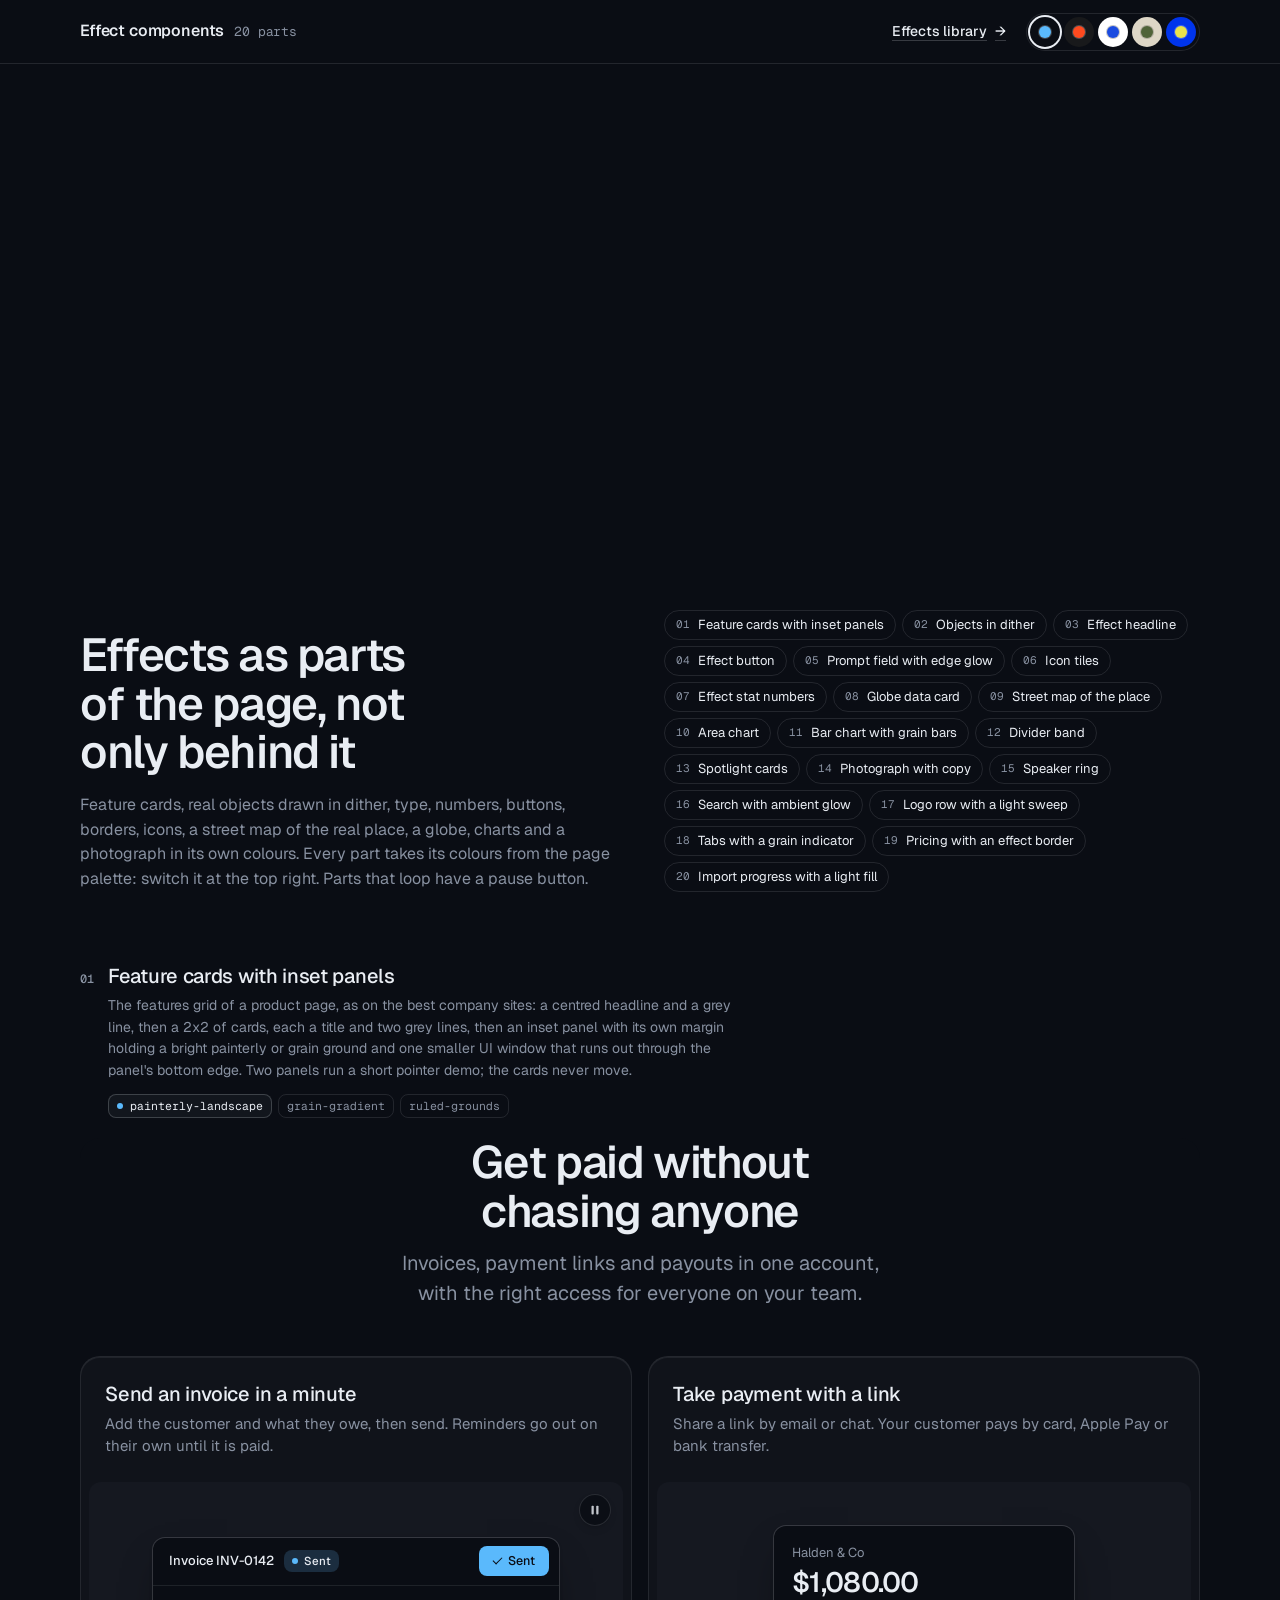
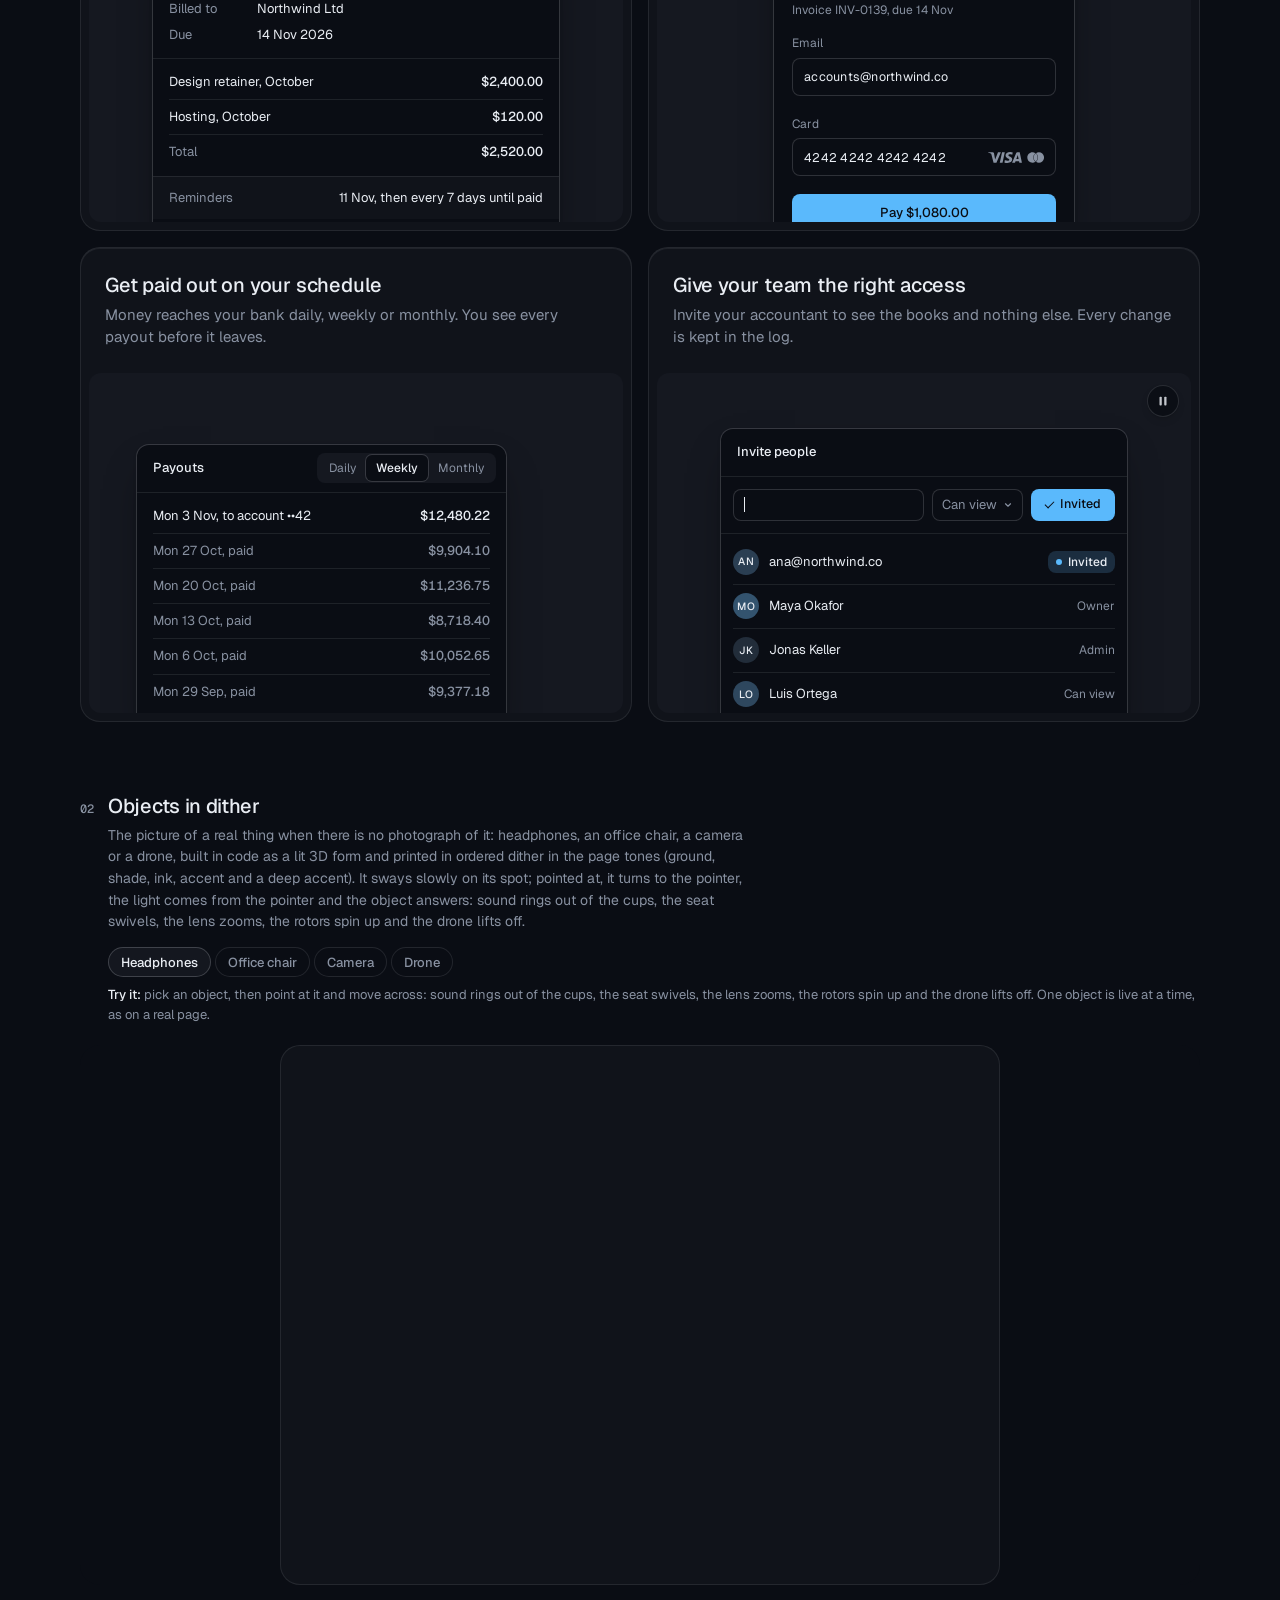
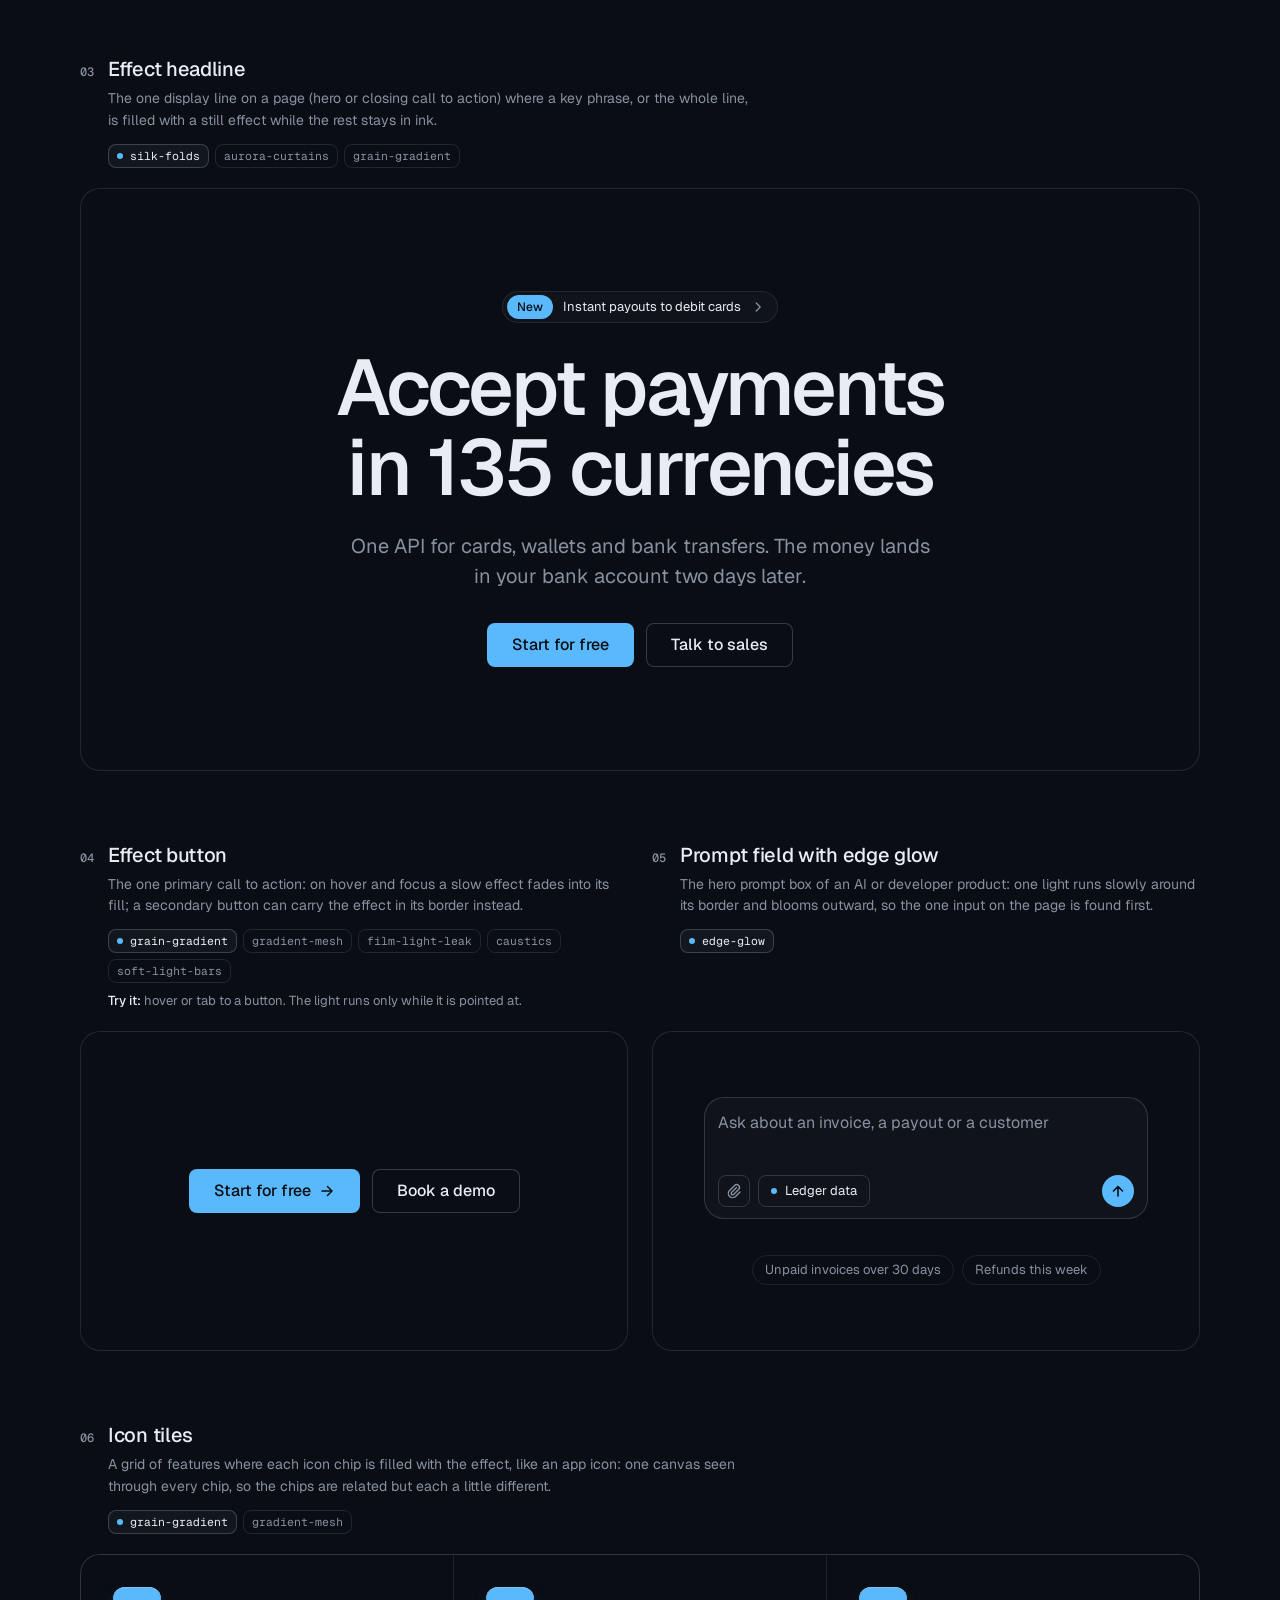
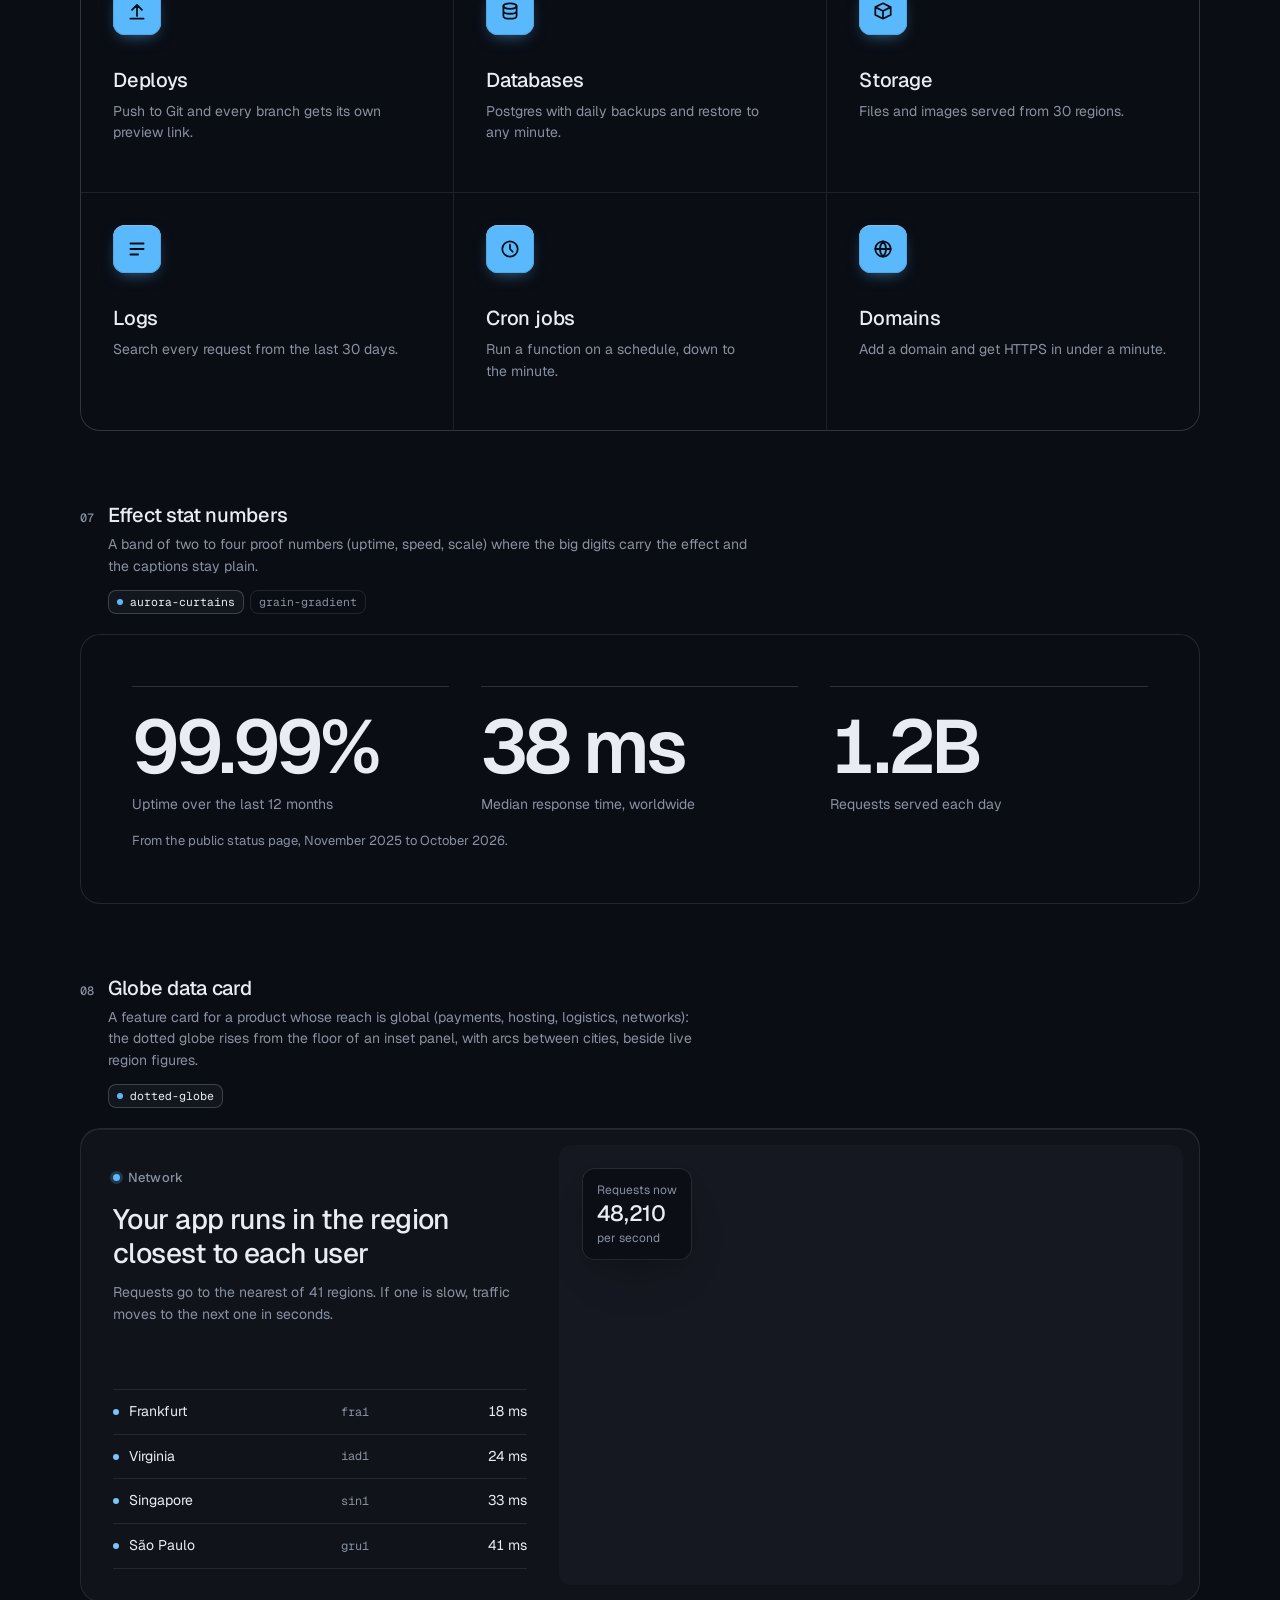
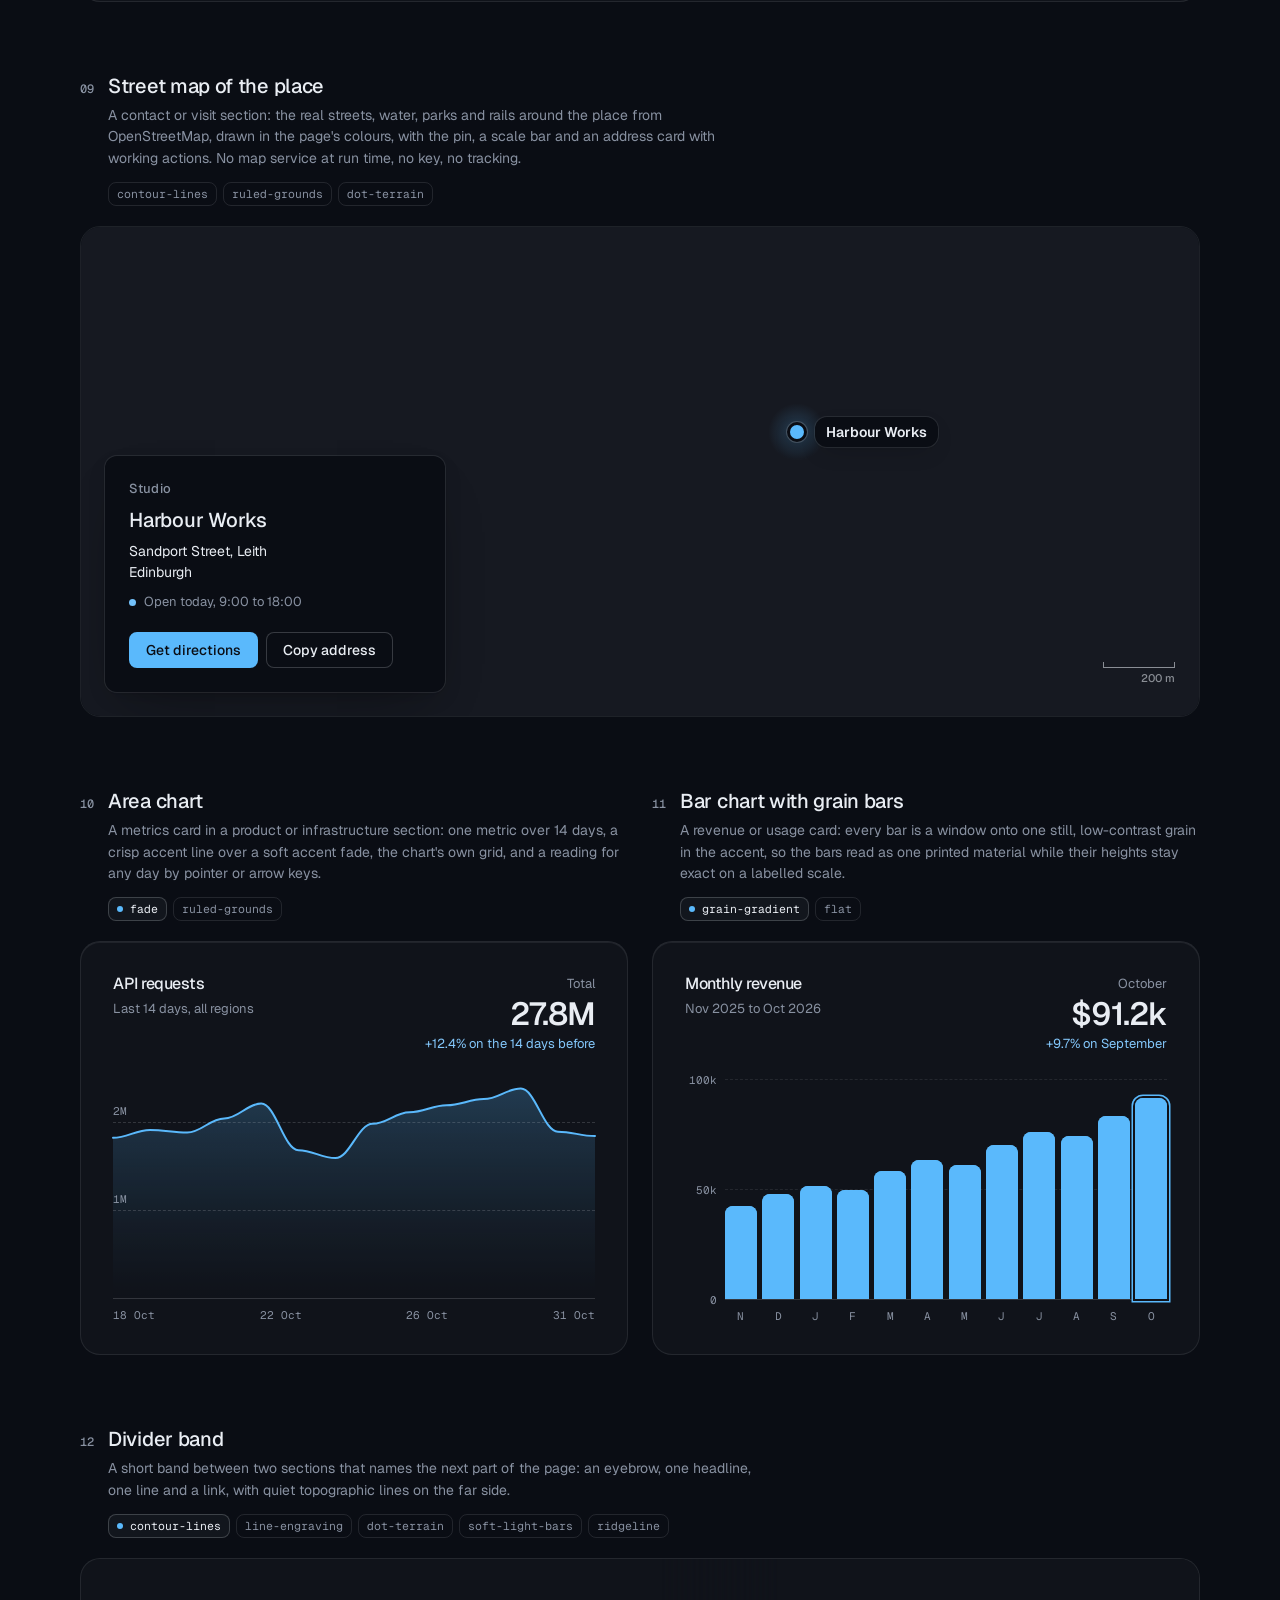
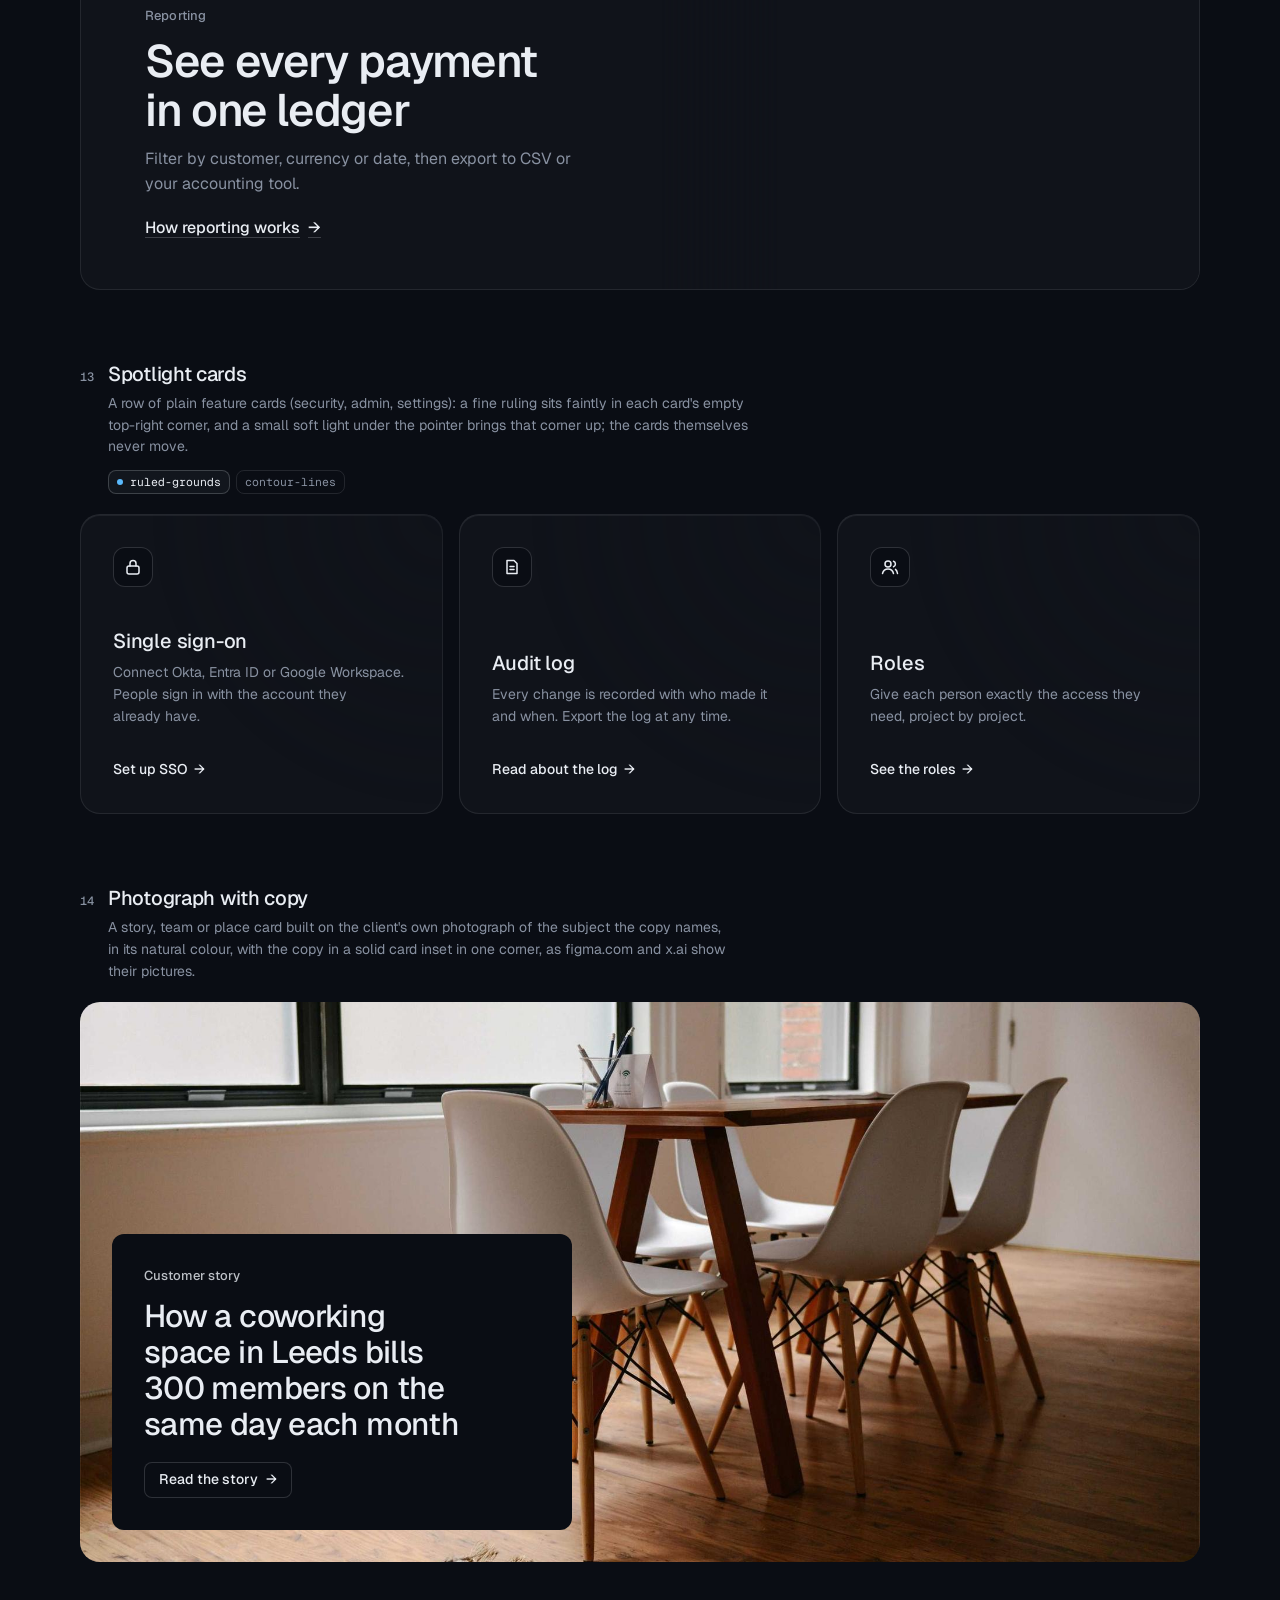
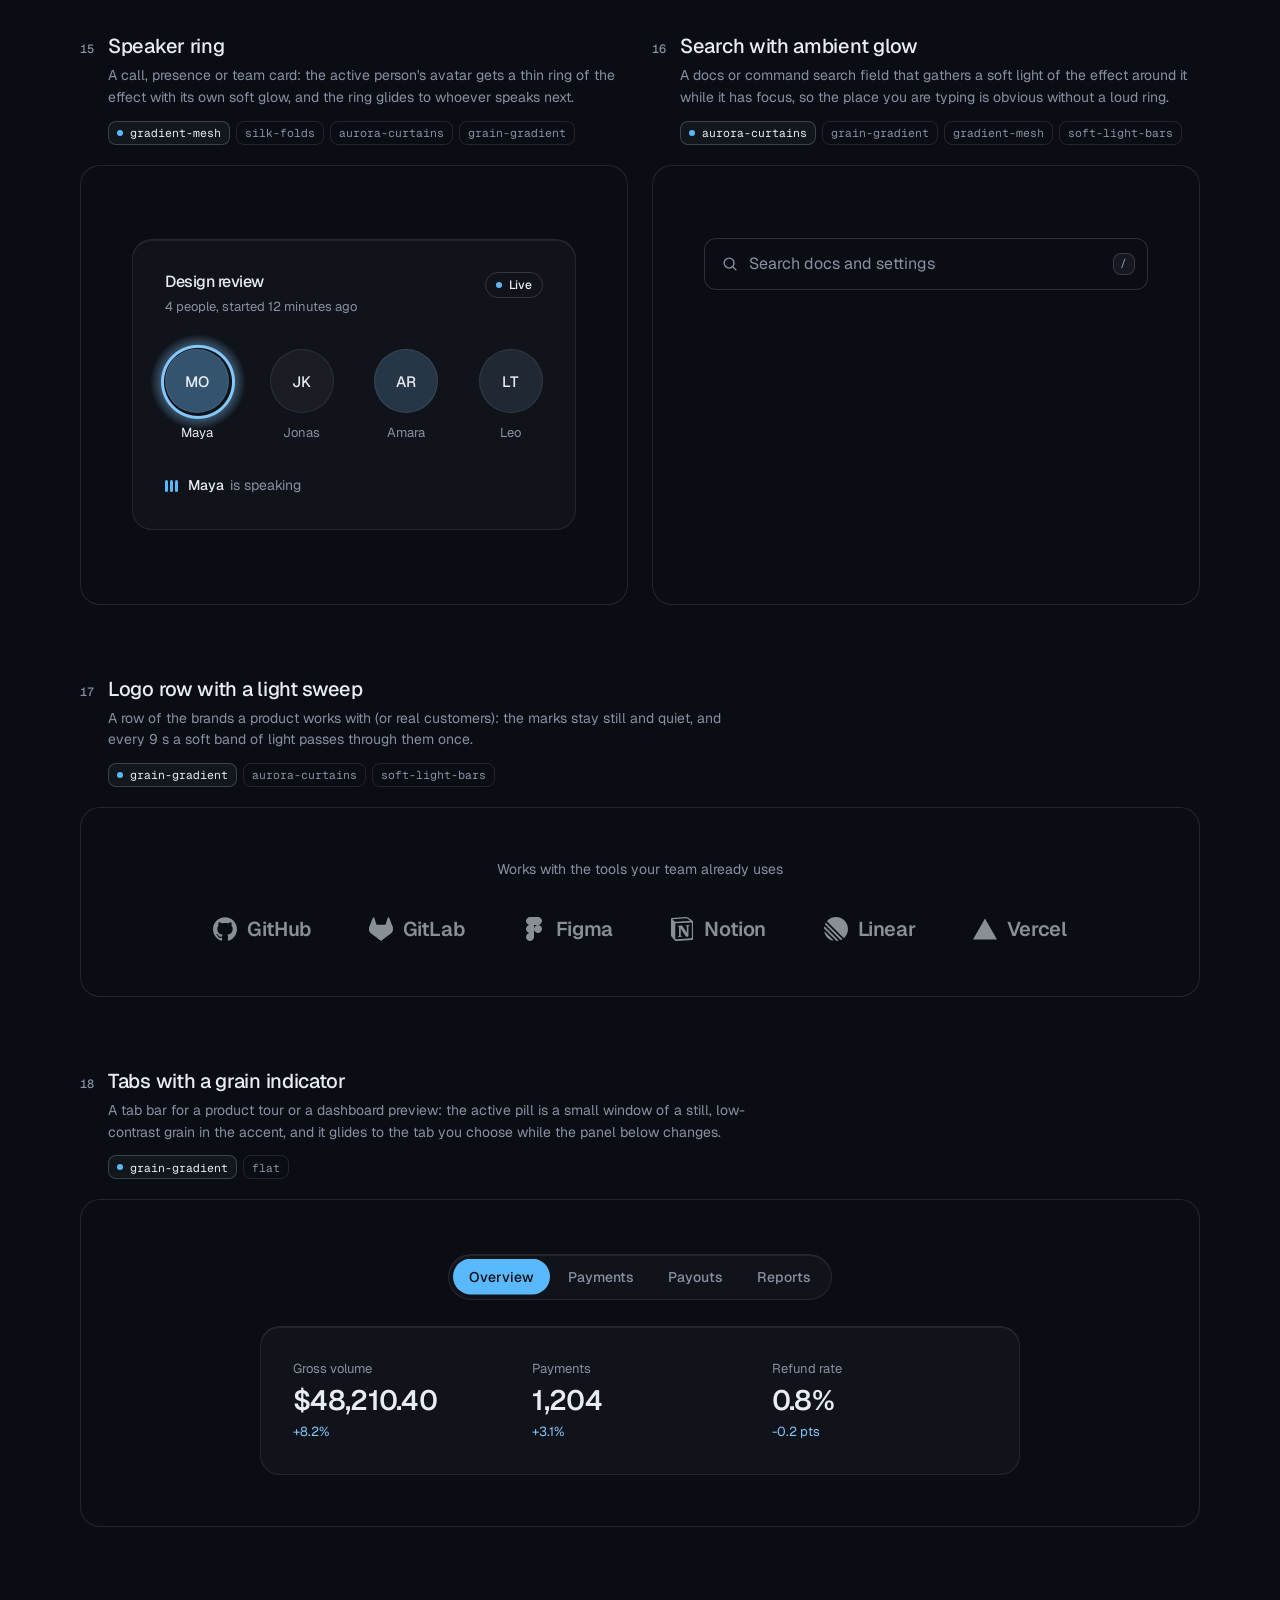
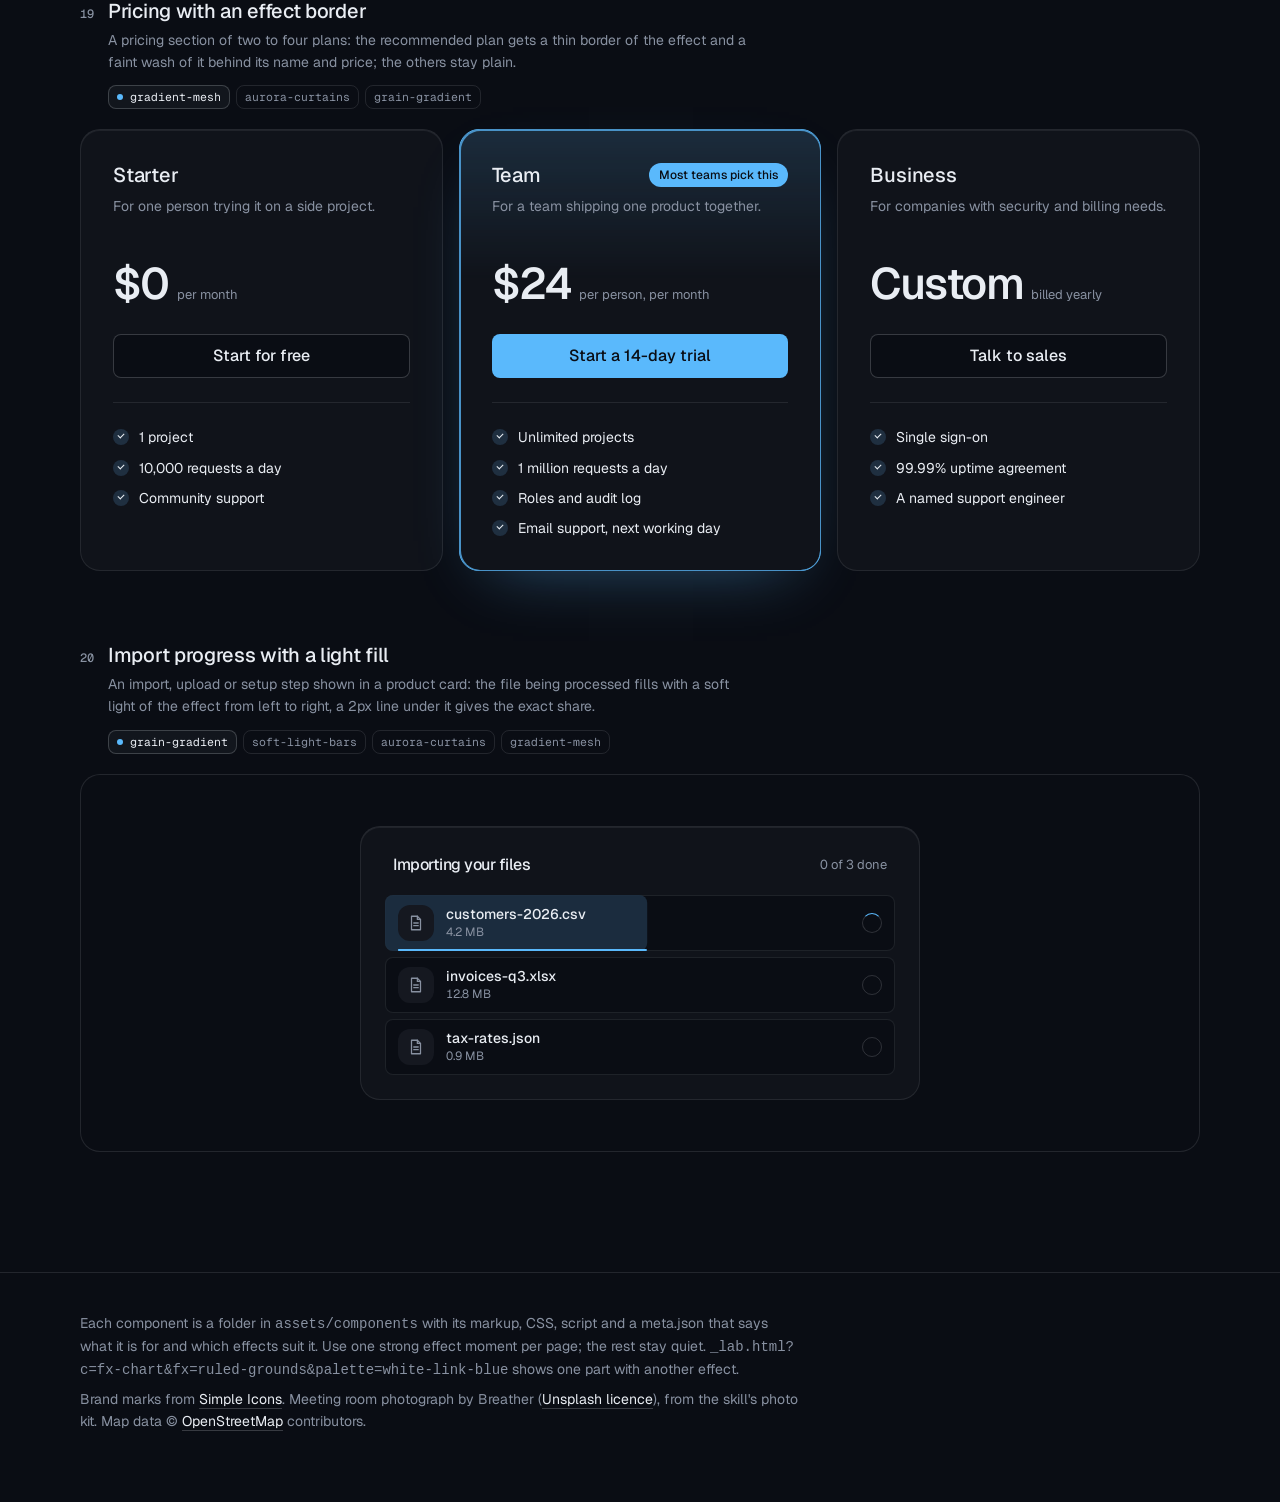
<file: landing/assets/components/index.html>
<!doctype html>
<html lang="en" data-radius="soft">
<head>
<script>window.__tpGlMax = 16;   /* a gallery shows many live effects at once; a page of a site keeps the default 4 (fx.js) */</script>
<meta charset="utf-8">
<meta name="viewport" content="width=device-width, initial-scale=1">
<title>Effect components</title>
<link rel="preconnect" href="https://fonts.googleapis.com">
<link rel="preconnect" href="https://fonts.gstatic.com" crossorigin>
<link href="https://fonts.googleapis.com/css2?family=Geist:wght@100..900&family=Geist+Mono:wght@400..600&display=swap" rel="stylesheet">
<link rel="stylesheet" href="../system.css">
<link rel="stylesheet" href="./base.css">
<style>
  :root {
    --font-display: "Geist", system-ui, sans-serif;
    --font-text: "Geist", system-ui, sans-serif;
    --font-mono: "Geist Mono", ui-monospace, monospace;
    --display-weight: 560;
    --display-tracking: -0.03em;
    --container: 1200px;
  }
  body { min-height: 100vh; }
  .top {
    position: sticky; top: 0; z-index: 50; height: 64px; background: var(--bg);
    border-bottom: 1px solid var(--line);
  }
  .top .container { height: 100%; display: flex; align-items: center; justify-content: space-between; gap: 16px; }
  .brand { display: flex; align-items: center; gap: 10px; font-weight: 560; letter-spacing: -0.01em; }
  .brand small { font: 400 13px/1 var(--font-mono); color: var(--muted); }
  .top nav { display: flex; align-items: center; gap: 20px; }
  .top nav a.link { font-size: 14px; }
  .swatches { display: flex; gap: 4px; padding: 3px; border: 1px solid var(--line); border-radius: 999px; background: var(--bg); }
  .swatches button {
    width: 30px; height: 30px; border-radius: 999px; border: 0; padding: 0; cursor: pointer; position: relative;
    background: var(--sw-bg);
  }
  .swatches button::after {
    content: ""; position: absolute; inset: 9px; border-radius: 999px; background: var(--sw-accent);
    box-shadow: 0 0 0 1px color-mix(in oklab, var(--sw-ink) 25%, transparent);
  }
  .swatches button[aria-pressed="true"] { box-shadow: 0 0 0 2px var(--ink); }
  .swatches button:focus-visible { outline-offset: 3px; }

  .intro { padding-block: 64px 40px; display: grid; grid-template-columns: minmax(0, 6fr) minmax(0, 6fr); gap: 48px; align-items: end; }
  .intro h1 { font-size: clamp(34px, 2.2vw + 18px, 52px); line-height: 1.05; max-width: 15ch; }
  .intro p { margin-top: 16px; color: var(--muted); font-size: var(--t-body); line-height: 1.55; max-width: 52ch; }
  .index { display: flex; flex-wrap: wrap; gap: 6px; justify-content: flex-start; }
  @media (max-width: 1023px) { .intro { grid-template-columns: minmax(0, 1fr); gap: 28px; } }
  .index a {
    display: inline-flex; align-items: center; gap: 8px; height: 30px; padding: 0 11px; border-radius: 999px;
    border: 1px solid var(--line); font-size: 13px; color: var(--ink);
    transition: border-color var(--dur) var(--ease), background-color var(--dur) var(--ease);
  }
  .index a span { font-family: var(--font-mono); font-size: 11px; color: var(--muted); }
  .index a:hover { border-color: var(--line-strong); background: color-mix(in oklab, var(--ink) 4%, var(--bg)); }

  /* every part spans two rows of the list (its notes, its stage) as a subgrid, so the two parts of a
     half-width pair share one notes height and one stage height: their stages start and end level */
  .list { display: grid; grid-template-columns: repeat(2, minmax(0, 1fr)); column-gap: 24px; row-gap: 0; padding-bottom: 120px; }
  .sc { grid-column: 1 / -1; grid-row: span 2; display: grid; grid-template-rows: subgrid; row-gap: 20px; min-width: 0; scroll-margin-top: 88px; padding-top: 72px; }
  .sc:first-child { padding-top: 0; }
  .sc.is-half { grid-column: auto; }
  .sc.is-half .sc__stage:not(.is-center) { display: grid; }
  .sc__meta { display: grid; grid-template-columns: auto 1fr; column-gap: 14px; row-gap: 6px; align-items: baseline; align-content: start; }
  .sc__note { grid-column: 2; margin: 2px 0 0; font-size: 13px; color: var(--muted); }
  .sc__note::before { content: "Try it: "; color: var(--ink); font-weight: 500; }
  .sc__no { font: 500 12px/1 var(--font-mono); color: var(--muted); padding-top: 2px; }
  .sc__name { font: 500 20px/1.25 var(--font-text); letter-spacing: -0.015em; margin: 0; }
  .sc__for { grid-column: 2; color: var(--muted); font-size: 14px; line-height: 1.55; max-width: 72ch; margin: 0; }
  .sc__fx { grid-column: 2; display: flex; flex-wrap: wrap; gap: 6px; margin-top: 6px; }
  .sc__fx li {
    font: 400 11.5px/1 var(--font-mono); color: var(--muted); height: 24px; display: inline-flex; align-items: center;
    padding: 0 8px; border-radius: var(--r-sm); border: 1px solid var(--line);
  }
  .sc__fx li.is-on { color: var(--ink); border-color: var(--line-strong); background: color-mix(in oklab, var(--ink) 5%, var(--bg)); }
  .sc__fx li.is-on::before { content: ""; width: 6px; height: 6px; border-radius: 99px; background: var(--accent); margin-right: 7px; }
  .sc__stage {
    position: relative; min-width: 0; border: 1px solid var(--line); border-radius: var(--r-lg);
    padding: clamp(20px, 4vw, 56px); background: var(--bg);
  }
  .sc__stage.is-tall { padding-block: clamp(56px, 8vw, 120px); }
  .sc__stage.is-flush { padding: 0; border: 0; }
  .sc__stage.is-center { display: grid; place-items: center; min-height: 320px; }
  /* one object, at a size a page would give it */
  #fx-dither-object .sc__stage { display: grid; justify-items: center; }
  #fx-dither-object .cx-obj { width: min(100%, 720px); }
  .sc__pick { grid-column: 2; display: flex; flex-wrap: wrap; gap: 4px; margin-top: 8px; }
  .sc__pick button {
    height: 30px; padding: 0 12px; border-radius: 999px; border: 1px solid var(--line); background: var(--bg);
    font: 500 13px/1 var(--font-text); color: var(--muted); cursor: pointer;
  }
  .sc__pick button:hover { color: var(--ink); border-color: var(--line-strong); }
  .sc__pick button[aria-pressed="true"] { color: var(--ink); border-color: var(--line-strong); background: color-mix(in oklab, var(--ink) 6%, var(--bg)); }
  /* the search list opens below its field: leave it room inside the frame */
  #fx-search .sc__stage { min-height: 440px; place-items: start center; padding-top: 72px; }
  .sc__stage:empty::after { content: "Loading"; color: var(--muted); font-size: 13px; }

  .foot { border-top: 1px solid var(--line); padding: 40px 0 64px; color: var(--muted); font-size: 14px; }
  .foot p { max-width: 80ch; margin: 0 0 8px; }
  .foot a { color: var(--ink); text-decoration: underline; text-decoration-color: var(--line-strong); text-underline-offset: 4px; }

  @media (max-width: 899px) {
    .list { grid-template-columns: minmax(0, 1fr); }
    .sc.is-half { grid-column: 1 / -1; }
    .top nav a.link { display: none; }
  }
  @media (max-width: 639px) {
    .intro { padding-block: 48px 32px; }
    .sc { padding-top: 48px; }
    .sc__meta { grid-template-columns: 1fr; }
    .sc__no { display: none; }
    .sc__for, .sc__fx, .sc__note, .sc__pick { grid-column: 1; }
    .sc__stage.is-center { min-height: 240px; }
    .brand small { display: none; }
  }
</style>
</head>
<body>
<header class="top">
  <div class="container">
    <div class="brand">Effect components <small id="count"></small></div>
    <nav aria-label="Palette and links">
      <a class="link" href="../effects/gallery.html">Effects library</a>
      <div class="swatches" id="swatches" role="group" aria-label="Page palette"></div>
    </nav>
  </div>
</header>

<main>
  <section class="intro container">
    <div>
      <h1>Effects as parts of the page, not only behind it</h1>
      <p id="lede">Feature cards, real objects drawn in dither, type, numbers, buttons, borders, icons, a street map of the real place, a globe, charts and a photograph in its own colours. Every part takes its colours from the page palette: switch it at the top right. Parts that loop have a pause button.</p>
    </div>
    <nav class="index" id="index" aria-label="Components"></nav>
  </section>
  <div class="container list" id="list"></div>
</main>

<footer class="foot">
  <div class="container">
    <p>Each component is a folder in <code>assets/components</code> with its markup, CSS, script and a meta.json that says what it is for and which effects suit it. Use one strong effect moment per page; the rest stay quiet. <code>_lab.html?c=fx-chart&amp;fx=ruled-grounds&amp;palette=white-link-blue</code> shows one part with another effect.</p>
    <p>Brand marks from <a href="https://simpleicons.org/">Simple Icons</a>. Meeting room photograph by Breather (<a href="https://unsplash.com/photos/DEdM9Vs6s8w">Unsplash licence</a>), from the skill's photo kit. Map data © <a href="https://www.openstreetmap.org/copyright">OpenStreetMap</a> contributors.</p>
  </div>
</footer>

<script type="module">
  import fx from '../effects/fx.js';

  // component id, layout and stage style, in page order
  const COMPONENTS = [
    { id: 'fx-feature-card', stage: 'is-flush' },
    { id: 'fx-dither-object', stage: 'is-flush', note: 'pick an object, then point at it and move across: sound rings out of the cups, the seat swivels, the lens zooms, the rotors spin up and the drone lifts off. One object is live at a time, as on a real page.' },
    { id: 'fx-headline', stage: 'is-tall' },
    { id: 'fx-button', half: true, stage: 'is-center', note: 'hover or tab to a button. The light runs only while it is pointed at.' },
    { id: 'fx-prompt', half: true, stage: 'is-center' },
    { id: 'fx-icon-tiles', stage: 'is-flush' },
    { id: 'fx-stat' },
    { id: 'fx-globe', stage: 'is-flush' },
    { id: 'fx-map', stage: 'is-flush' },
    { id: 'fx-chart', half: true, stage: 'is-flush' },
    { id: 'fx-bars', half: true, stage: 'is-flush' },
    { id: 'fx-band', stage: 'is-flush' },
    { id: 'fx-spotlight', stage: 'is-flush' },
    { id: 'fx-photo', stage: 'is-flush' },
    { id: 'fx-avatar', half: true, stage: 'is-center' },
    { id: 'fx-search', half: true, stage: 'is-center' },
    { id: 'fx-logos' },
    { id: 'fx-tabs' },
    { id: 'fx-pricing', stage: 'is-flush' },
    { id: 'fx-progress', stage: 'is-center' },
  ];

  const PALETTES = [
    { id: 'blue-black-cornflower', name: 'Night, cornflower', bg: '#0a0d14', surface: '#131824', ink: '#e9edf3', muted: '#8891a1', accent: '#5ab9fc', accentInk: '#0a0d14' },
    { id: 'graphite-safety-orange', name: 'Graphite, orange', bg: '#18191b', surface: '#222427', ink: '#eff0f1', muted: '#9c9ea3', accent: '#ff4a1f', accentInk: '#18191b' },
    { id: 'white-link-blue', name: 'White, blue', bg: '#ffffff', surface: '#f4f4f4', ink: '#111111', muted: '#6b6b6b', accent: '#1a4be0', accentInk: '#ffffff' },
    { id: 'moss-sand', name: 'Sand, moss', bg: '#ddd6c6', surface: '#d2cab8', ink: '#2a2a26', muted: '#59574e', accent: '#4f6238', accentInk: '#ffffff' },
    { id: 'cobalt-field', name: 'Cobalt field', bg: '#0034eb', surface: '#002fd6', ink: '#ffffff', muted: '#dfe4f2', accent: '#e9e34a', accentInk: '#111111' },
  ];

  const q = new URLSearchParams(location.search);
  if (q.has('time')) fx.setClock(+q.get('time'));
  if (q.has('fallback')) fx.config.forceFallback = true;
  const only = q.get('only') ? q.get('only').split(',') : null;
  const list = document.getElementById('list');
  const index = document.getElementById('index');
  const swatches = document.getElementById('swatches');

  /*
    The budget: a laptop's integrated GPU shares its memory with everything else, so this page never
    holds more than 4 live WebGL contexts. A part is started when it comes near the viewport and
    destroyed when it leaves it; still parts draw once and free their context; fx.js frees any idle
    off-screen context past 4. liveGL() counts the contexts that are open right now.
  */
  fx.config.maxLive = 4;
  const contexts = new Set();
  let peakGL = 0;
  const getContext = HTMLCanvasElement.prototype.getContext;
  HTMLCanvasElement.prototype.getContext = function (type, ...rest) {
    const c = getContext.call(this, type, ...rest);
    if (c && /webgl/i.test(type) && !contexts.has(c)) { contexts.add(c); peakGL = Math.max(peakGL, liveGL()); }
    return c;
  };
  function liveGL() {
    for (const c of contexts) if (c.isContextLost()) contexts.delete(c);
    return contexts.size;
  }

  // the dither object: one live at a time, switched here (a real page shows one object)
  const OBJECTS = {
    headphones: ['Headphones', 'Over-ear, wireless'],
    chair: ['Office chair', 'Swivel seat on five castors'],
    camera: ['Camera', 'Mirrorless, with a zoom lens'],
    drone: ['Drone', 'Four rotors and a camera'],
  };
  let object = OBJECTS[q.get('object')] ? q.get('object') : 'headphones';
  // print (ordered dither, the default) or studio (a smooth shaded render: no picker until it is anti-aliased; ?render=studio)
  let render = q.get('render') === 'studio' ? 'studio' : 'print';

  function applyPalette(p) {
    const c = fx.color;
    const action = c.contrast(p.accent, p.bg) >= 2.2 ? p.accent : p.ink;
    const actionInk = action === p.accent ? p.accentInk : p.bg;
    const s = document.documentElement.style;
    const set = (k, v) => s.setProperty(k, v);
    set('--p-bg', p.bg); set('--p-surface', p.surface); set('--p-ink', p.ink); set('--p-muted', p.muted);
    set('--p-accent', p.accent); set('--p-accent-ink', p.accentInk); set('--p-action', action); set('--p-action-ink', actionInk);
    document.documentElement.style.colorScheme = c.isDark(p.bg) ? 'dark' : 'light';
    for (const b of swatches.children) b.setAttribute('aria-pressed', String(b.dataset.id === p.id));
  }

  async function load(entry) {
    const base = `./${entry.id}/`;
    const [meta, html, mod] = await Promise.all([
      fetch(base + 'meta.json').then(r => (r.ok ? r.json() : null)),
      fetch(base + 'component.html').then(r => (r.ok ? r.text() : null)),
      import(base + 'component.js').catch(err => { console.warn(entry.id, err); return null; }),
    ]).catch(() => [null, null, null]);
    if (!meta || !html || !mod) return null;
    const link = document.createElement('link');
    link.rel = 'stylesheet';
    link.href = base + 'component.css';
    document.head.append(link);
    await new Promise(r => { link.onload = link.onerror = r; });
    return { ...entry, meta, html, mod };
  }

  function section(e, n) {
    const s = document.createElement('section');
    s.className = 'sc' + (e.half ? ' is-half' : '');
    s.id = e.id;
    const fxList = (e.meta.effects || []).map(id => `<li class="${id === e.meta.default ? 'is-on' : ''}">${id}</li>`).join('');
    const pick = e.id === 'fx-dither-object'
      ? `<div class="sc__pick" role="group" aria-label="Object">${Object.keys(OBJECTS).map(k => `<button type="button" data-object="${k}" aria-pressed="${k === object}">${OBJECTS[k][0]}</button>`).join('')}</div>`
      : '';
    s.innerHTML = `
      <div class="sc__meta">
        <span class="sc__no">${String(n).padStart(2, '0')}</span>
        <h2 class="sc__name">${e.meta.name}</h2>
        <p class="sc__for">${e.meta.for}</p>
        ${fxList ? `<ul class="sc__fx" aria-label="Effects that suit it">${fxList}</ul>` : ''}
        ${pick}
        ${e.note ? `<p class="sc__note">${e.note}</p>` : ''}
      </div>
      <div class="sc__stage ${e.stage || ''}"></div>`;
    return s;
  }

  // the markup is placed at once (the page keeps its full height); the scripts run only near the viewport
  function markup(e) {
    const stage = e.section.querySelector('.sc__stage');
    stage.innerHTML = e.html;
    if (e.id === 'fx-dither-object') {
      const fig = stage.querySelector('.cx-obj');
      fig.dataset.cxObject = object;
      if (render === 'studio') fig.dataset.cxRender = 'studio'; else delete fig.dataset.cxRender;
      fig.querySelector('.cx-obj__stage').removeAttribute('aria-label');
    }
    return stage;
  }
  function start(e) {
    if (e.ctrl) return;
    const stage = markup(e);
    try { e.ctrl = e.mod.default(stage.firstElementChild || stage) || { destroy() {} }; } catch (err) { console.error(e.id, err); e.ctrl = { destroy() {} }; }
  }
  function stop(e) {
    if (!e.ctrl) return;
    try { e.ctrl.destroy?.(); } catch (err) { console.warn(e.id, err); }
    fx.unmountAll(e.section);
    e.ctrl = null;
  }

  function setPalette(p, entries) {
    entries.forEach(stop);
    applyPalette(p);
    try { localStorage.setItem('cx-palette', p.id); } catch (_) {}
    requestAnimationFrame(() => entries.forEach(e => (e.near ? start(e) : markup(e))));
  }

  let saved = null;
  try { saved = localStorage.getItem('cx-palette'); } catch (_) {}
  const first = PALETTES.find(p => p.id === q.get('palette')) || PALETTES.find(p => p.id === saved) || PALETTES[0];
  for (const p of PALETTES) {
    const b = document.createElement('button');
    b.type = 'button';
    b.dataset.id = p.id;
    b.title = p.name;
    b.setAttribute('aria-label', p.name);
    b.style.setProperty('--sw-bg', p.bg);
    b.style.setProperty('--sw-accent', p.accent);
    b.style.setProperty('--sw-ink', p.ink);
    swatches.append(b);
  }
  applyPalette(first);

  const wanted = COMPONENTS.filter(c => !only || only.includes(c.id));
  const entries = (await Promise.all(wanted.map(load))).filter(Boolean);
  document.getElementById('count').textContent = `${entries.length} parts`;
  entries.forEach((e, i) => {
    e.section = section(e, i + 1);
    list.append(e.section);
    markup(e);
    const a = document.createElement('a');
    a.href = '#' + e.id;
    a.innerHTML = `<span>${String(i + 1).padStart(2, '0')}</span>${e.meta.name}`;
    index.append(a);
  });
  await document.fonts.ready;
  const near = new IntersectionObserver(seen => {
    for (const en of seen) {
      const e = entries.find(x => x.section === en.target);
      if (!e) continue;
      e.near = en.isIntersecting;
      if (e.near) start(e); else stop(e);
    }
  }, { rootMargin: '10% 0px' });
  entries.forEach(e => near.observe(e.section));
  setTimeout(() => { document.documentElement.dataset.ready = '1'; }, 1500);

  swatches.addEventListener('click', ev => {
    const b = ev.target.closest('button');
    if (!b) return;
    const p = PALETTES.find(x => x.id === b.dataset.id);
    if (p) setPalette(p, entries);
  });
  list.addEventListener('click', ev => {
    const b = ev.target.closest('[data-object], [data-render]');
    if (!b || !(OBJECTS[b.dataset.object] || b.dataset.render)) return;
    if (b.dataset.render) render = b.dataset.render; else object = b.dataset.object;
    b.parentElement.querySelectorAll('button').forEach(x => x.setAttribute('aria-pressed', String(x === b)));
    const e = entries.find(x => x.id === 'fx-dither-object');
    stop(e);
    if (e.near) start(e); else markup(e);
  });
  window.__cx = {
    entries,
    setPalette: id => setPalette(PALETTES.find(p => p.id === id), entries),
    setObject: k => list.querySelector(`[data-object="${k}"]`)?.click(),
    gl: () => ({ live: liveGL(), peak: peakGL, started: entries.filter(e => e.ctrl).map(e => e.id) }),
  };
</script>

</body>
</html>
</file>
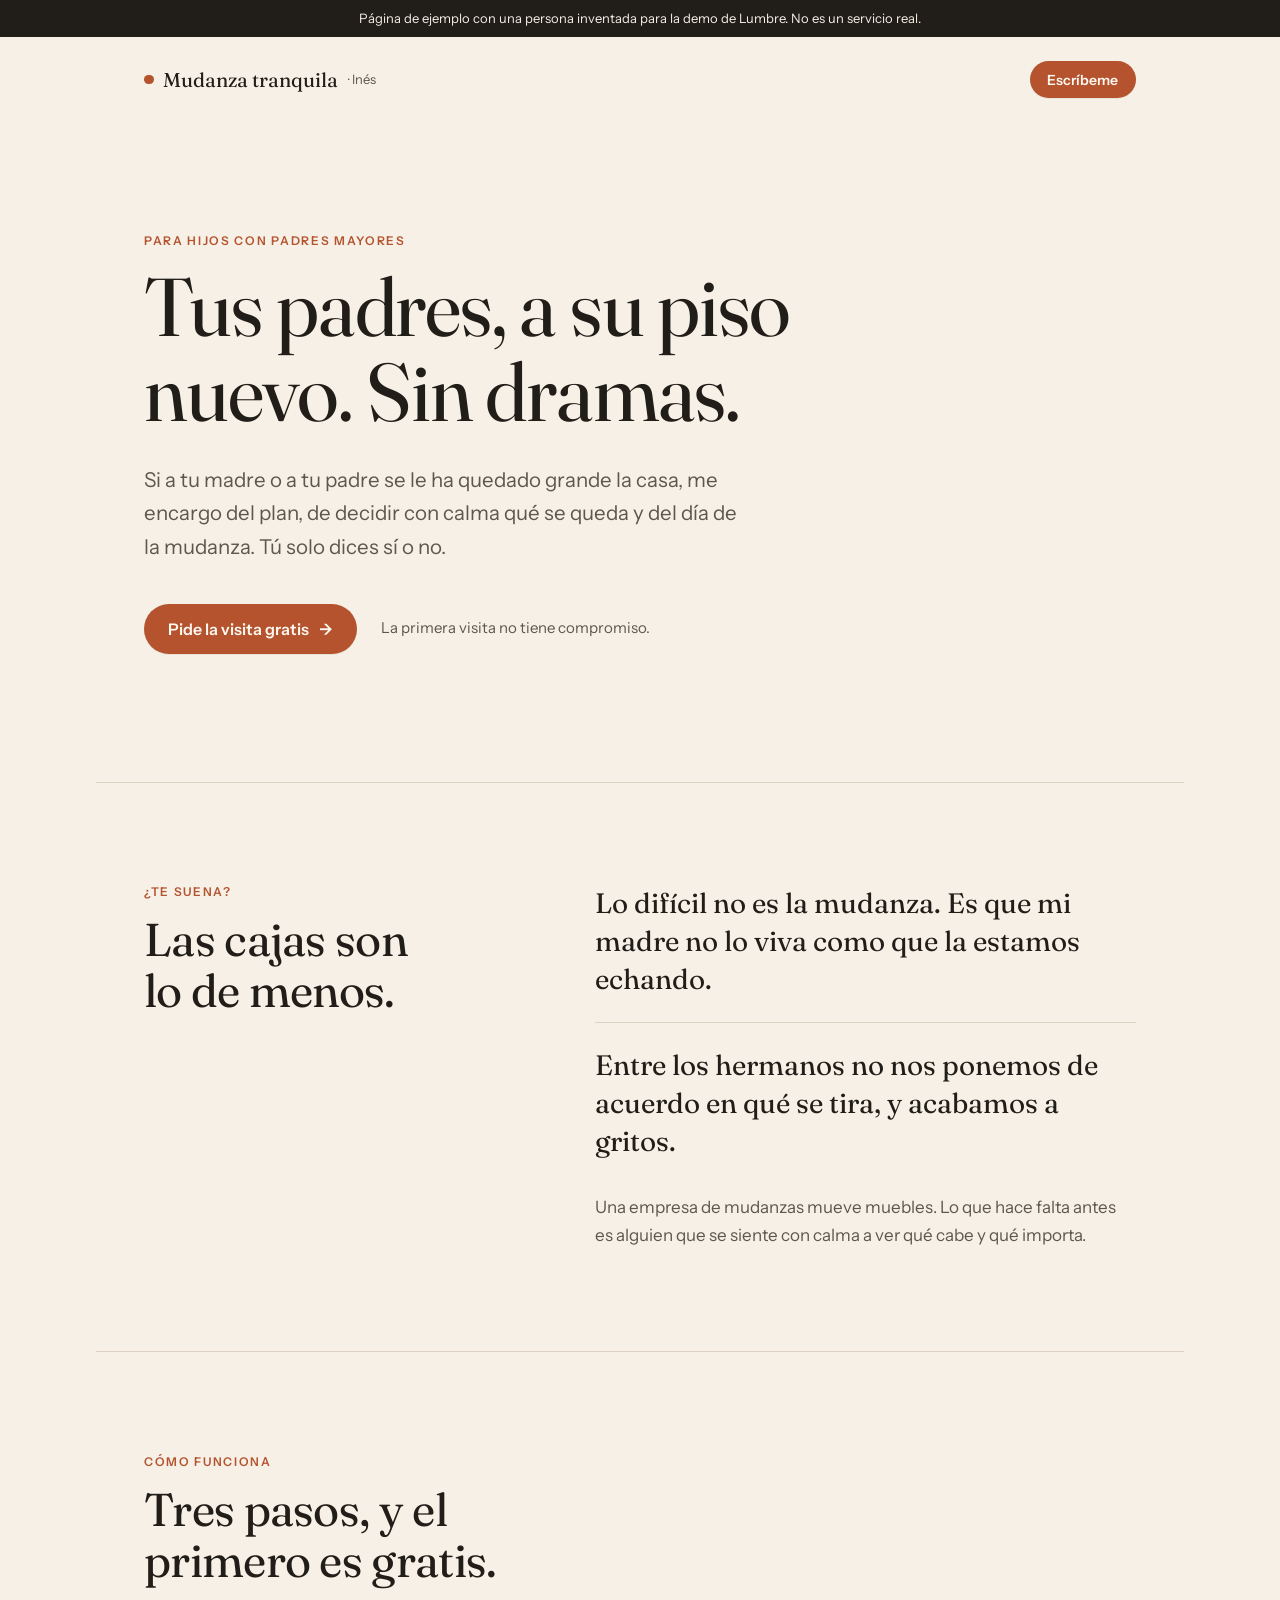
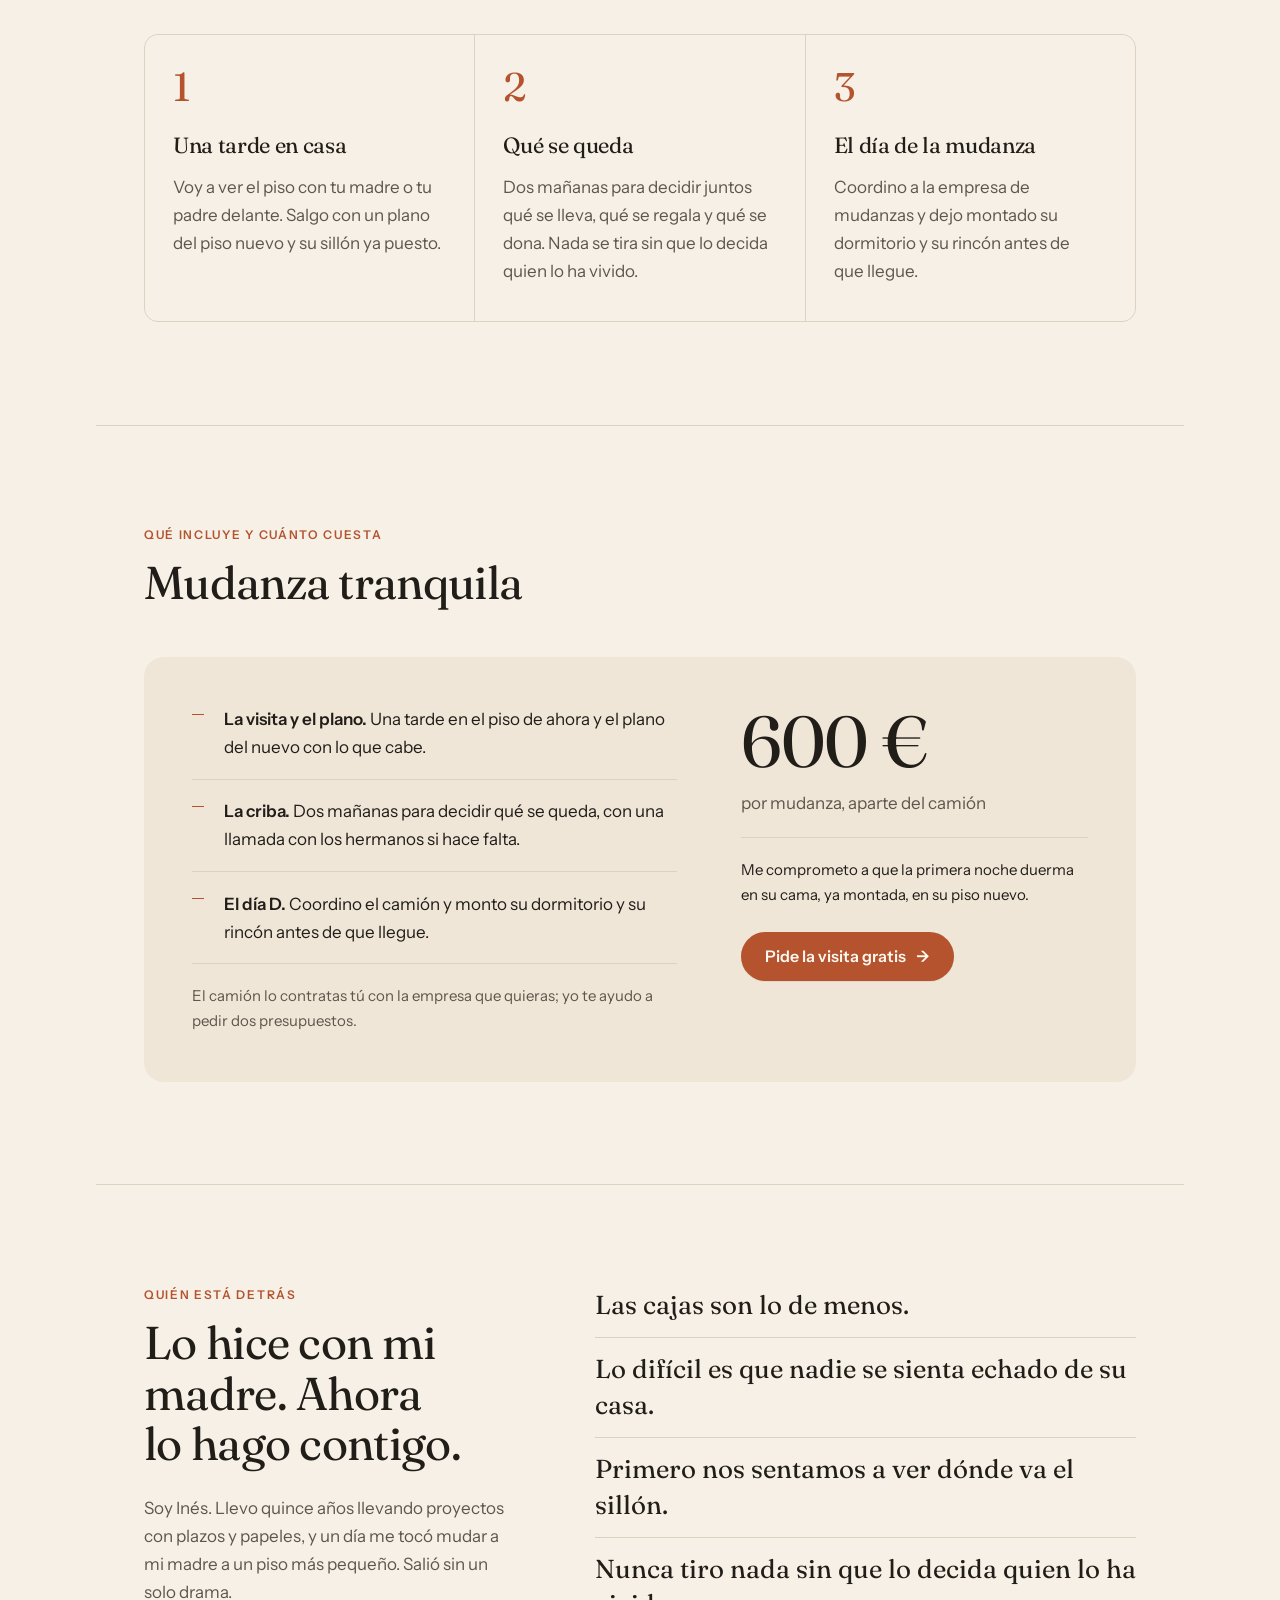
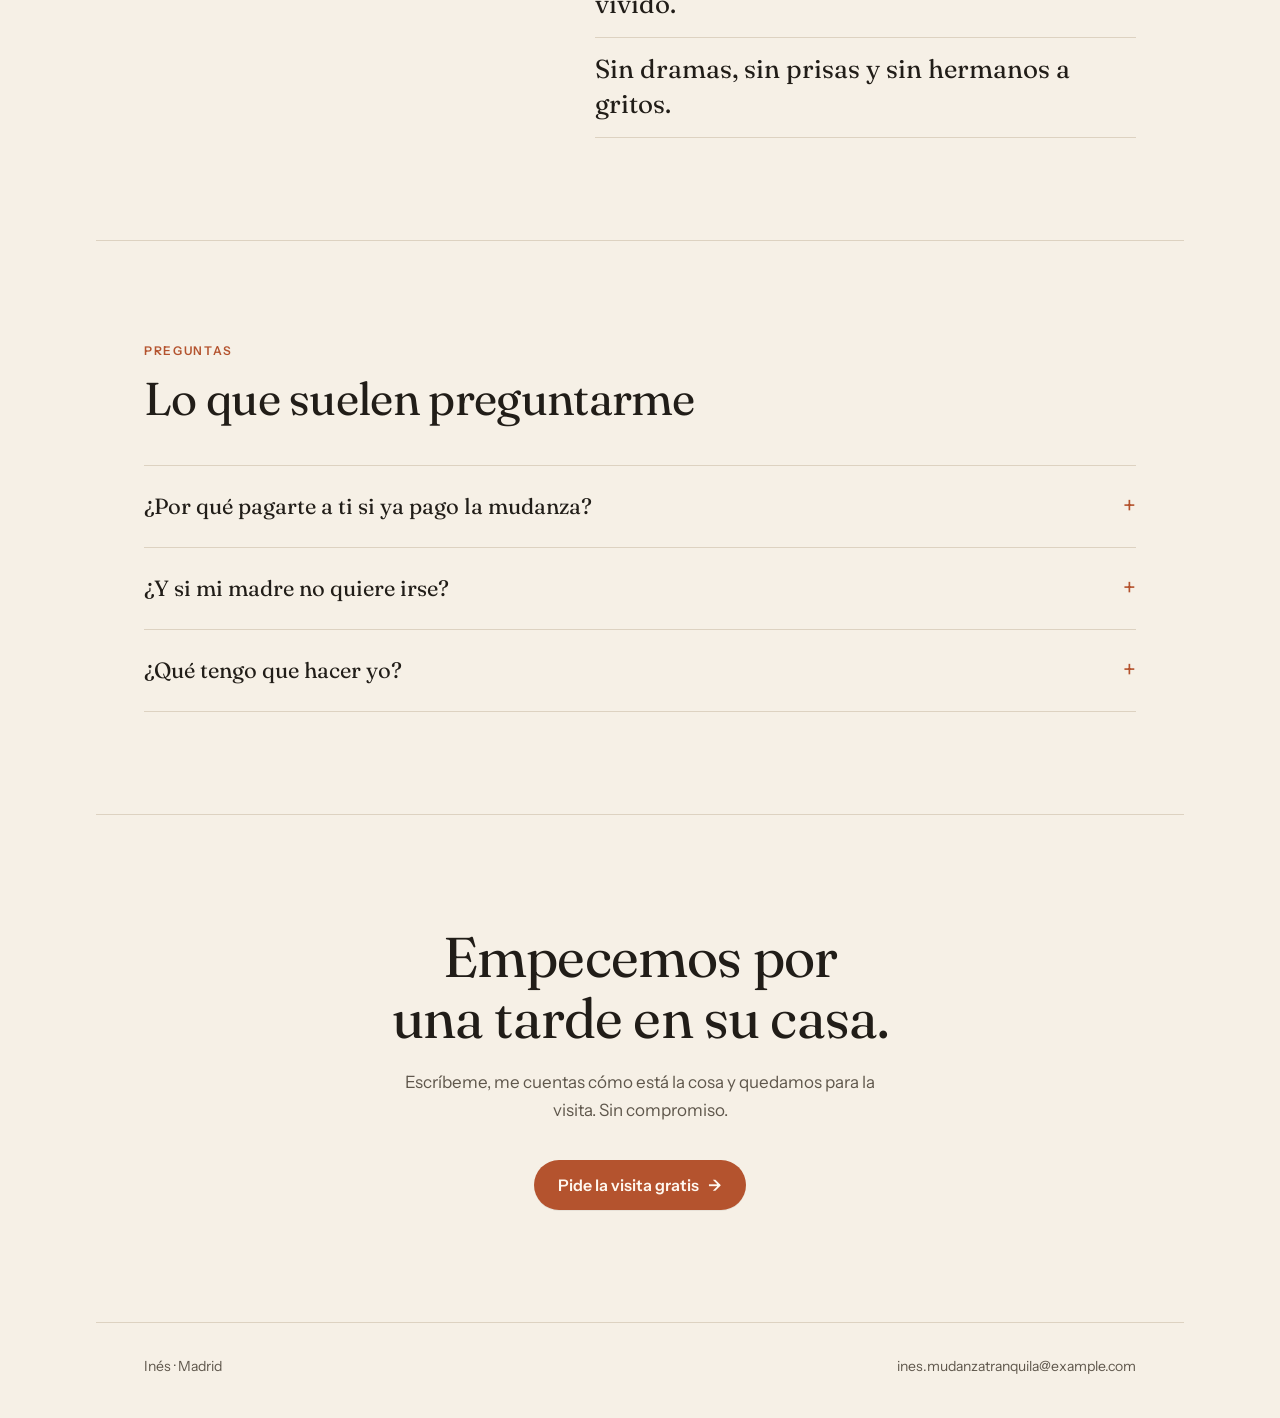
<file: .claude/skills/web/referencias/ejemplo/index.html>
<!doctype html>
<html lang="es" data-piel="papel">
<head>
<meta charset="utf-8">
<meta name="viewport" content="width=device-width, initial-scale=1">
<title>Mudanza tranquila · Inés</title>
<meta name="description" content="Ayudo a los hijos a mudar a sus padres sin dramas.">
<meta property="og:title" content="Mudanza tranquila · Inés">
<meta property="og:description" content="Ayudo a los hijos a mudar a sus padres sin dramas.">
<meta name="robots" content="noindex">
<link rel="icon" href="data:image/svg+xml,%3Csvg xmlns='http://www.w3.org/2000/svg' viewBox='0 0 32 32'%3E%3Ccircle cx='16' cy='16' r='7' fill='%23b4532e'/%3E%3C/svg%3E">
<link rel="preconnect" href="https://fonts.googleapis.com">
<link rel="preconnect" href="https://fonts.gstatic.com" crossorigin>
<link href="https://fonts.googleapis.com/css2?family=Fraunces:opsz,wght@9..144,400;9..144,500&family=Instrument+Sans:wght@400;500;600&display=swap" rel="stylesheet">
<style>
  :root {
    --ancho: 68rem;
    --lado: clamp(1.25rem, 5vw, 3rem);
    --radio: 14px;
    --sube: cubic-bezier(.22, 1, .36, 1);
  }
  [data-piel="papel"]  { --fondo:#f6f0e6; --fondo-2:#efe6d8; --tinta:#211d18; --suave:#5f574c; --linea:#ddd2c1; --acento:#b4532e; --sobre-acento:#fff8f0; --titulos:"Fraunces", Georgia, serif; --texto:"Instrument Sans", system-ui, sans-serif; --peso-titulo:400; }
  [data-piel="tinta"]  { --fondo:#15181b; --fondo-2:#1d2125; --tinta:#efe9df; --suave:#b3aca1; --linea:#2e3338; --acento:#e2b45f; --sobre-acento:#15181b; --titulos:"Instrument Serif", Georgia, serif; --texto:"Inter", system-ui, sans-serif; --peso-titulo:400; }
  [data-piel="salvia"] { --fondo:#eef1ea; --fondo-2:#e3e8de; --tinta:#1b2620; --suave:#4f5d54; --linea:#cdd6cb; --acento:#2f6a4e; --sobre-acento:#f4f7f2; --titulos:"Newsreader", Georgia, serif; --texto:"Figtree", system-ui, sans-serif; --peso-titulo:400; }
  [data-piel="brisa"]  { --fondo:#fbfbf8; --fondo-2:#f0f2f6; --tinta:#14171d; --suave:#565c69; --linea:#e1e4ea; --acento:#2950b8; --sobre-acento:#ffffff; --titulos:"Bricolage Grotesque", system-ui, sans-serif; --texto:"Inter", system-ui, sans-serif; --peso-titulo:600; }

  *, *::before, *::after { box-sizing: border-box; }
  html { -webkit-text-size-adjust: 100%; scroll-behavior: smooth; }
  body { margin: 0; background: var(--fondo); color: var(--tinta); font: 400 1.0625rem/1.65 var(--texto); -webkit-font-smoothing: antialiased; text-rendering: optimizeLegibility; }
  img { max-width: 100%; display: block; }
  a { color: inherit; }
  .marco { width: 100%; max-width: var(--ancho); margin: 0 auto; padding: 0 var(--lado); }
  h1, h2, h3 { font-family: var(--titulos); font-weight: var(--peso-titulo); letter-spacing: -0.015em; margin: 0; text-wrap: balance; }
  p { margin: 0; text-wrap: pretty; }
  .antetitulo { font: 600 .75rem/1.2 var(--texto); letter-spacing: .14em; text-transform: uppercase; color: var(--acento); margin-bottom: 1rem; }

  /* Franja de ejemplo (solo demos) */
  .ejemplo { background: var(--tinta); color: var(--fondo); font-size: .8125rem; text-align: center; padding: .5rem var(--lado); }

  /* Cabecera */
  .cabecera { display: flex; align-items: center; justify-content: space-between; gap: 1rem; padding-top: 1.5rem; padding-bottom: 1.5rem; }
  .firma { font-family: var(--titulos); font-size: 1.25rem; text-decoration: none; display: flex; align-items: center; gap: .6rem; }
  .firma::before { content: ""; width: .6rem; height: .6rem; border-radius: 50%; background: var(--acento); flex: none; }
  .firma small { font-family: var(--texto); font-size: .8125rem; color: var(--suave); }

  /* Botón */
  .boton { display: inline-flex; align-items: center; gap: .6rem; background: var(--acento); color: var(--sobre-acento); text-decoration: none; font: 600 1rem/1 var(--texto); padding: 1.05rem 1.5rem; border-radius: 999px; transition: transform .25s var(--sube), box-shadow .25s var(--sube); box-shadow: 0 1px 0 rgba(0,0,0,.06); }
  .boton:hover { transform: translateY(-2px); box-shadow: 0 10px 24px -12px var(--acento); }
  .boton:active { transform: translateY(0) scale(.98); }
  .boton:focus-visible, .firma:focus-visible, summary:focus-visible { outline: 2px solid var(--acento); outline-offset: 3px; }
  .boton span { transition: transform .25s var(--sube); }
  .boton:hover span { transform: translateX(3px); }
  .boton.pequeno { padding: .7rem 1.1rem; font-size: .875rem; }

  /* Portada */
  .portada { padding-top: clamp(3rem, 9vw, 7rem); padding-bottom: clamp(4rem, 10vw, 8rem); }
  .portada h1 { font-size: clamp(2.5rem, 6.4vw, 5.25rem); line-height: 1.04; max-width: 15ch; }
  .portada .apoyo { font-size: clamp(1.125rem, 1.6vw, 1.3125rem); color: var(--suave); max-width: 38rem; margin-top: 1.75rem; }
  .portada .acciones { display: flex; flex-wrap: wrap; align-items: center; gap: 1rem 1.5rem; margin-top: 2.5rem; }
  .portada .nota { font-size: .9375rem; color: var(--suave); }

  /* Secciones */
  .seccion { padding-top: clamp(3.5rem, 8vw, 6.5rem); padding-bottom: clamp(3.5rem, 8vw, 6.5rem); border-top: 1px solid var(--linea); }
  .seccion h2 { font-size: clamp(1.875rem, 3.6vw, 2.875rem); line-height: 1.1; max-width: 22ch; }
  .dos { display: grid; gap: 2.5rem; }
  @media (min-width: 52rem) { .dos { grid-template-columns: 5fr 7fr; gap: 4rem; align-items: start; } }

  /* Hoy */
  .hoy blockquote { margin: 0; font-family: var(--titulos); font-size: clamp(1.375rem, 2.3vw, 1.75rem); line-height: 1.35; }
  .hoy blockquote + blockquote { margin-top: 1.5rem; padding-top: 1.5rem; border-top: 1px solid var(--linea); }
  .hoy .cierre { margin-top: 2rem; color: var(--suave); }

  /* Pasos */
  .pasos { list-style: none; margin: 3rem 0 0; padding: 0; display: grid; gap: 1px; background: var(--linea); border: 1px solid var(--linea); border-radius: var(--radio); overflow: hidden; }
  @media (min-width: 52rem) { .pasos { grid-template-columns: repeat(3, 1fr); } }
  .pasos li { background: var(--fondo); padding: 2rem 1.75rem 2.25rem; }
  .pasos .n { font-family: var(--titulos); font-size: 2.5rem; line-height: 1; color: var(--acento); }
  .pasos h3 { font-size: 1.375rem; margin-top: 1.25rem; }
  .pasos p { color: var(--suave); margin-top: .6rem; }

  /* Oferta */
  .tarjeta { background: var(--fondo-2); border-radius: calc(var(--radio) + 6px); padding: clamp(1.75rem, 4vw, 3rem); display: grid; gap: 2.5rem; margin-top: 3rem; }
  @media (min-width: 52rem) { .tarjeta { grid-template-columns: 7fr 5fr; gap: 4rem; } }
  .incluye { list-style: none; margin: 0; padding: 0; }
  .incluye li { padding: 1.1rem 0 1.1rem 2rem; border-bottom: 1px solid var(--linea); position: relative; }
  .incluye li:first-child { padding-top: 0; }
  .incluye li:first-child::before { top: .55rem; }
  .incluye li::before { content: ""; position: absolute; left: 0; top: 1.65rem; width: .75rem; height: 1px; background: var(--acento); }
  .incluye strong { font-weight: 600; }
  .extra { margin-top: 1.25rem; color: var(--suave); font-size: .9375rem; }
  .precio { display: flex; flex-direction: column; gap: .75rem; }
  .precio .cifra { font-family: var(--titulos); font-size: clamp(3.25rem, 6vw, 4.5rem); line-height: 1; letter-spacing: -0.02em; }
  .precio .unidad { color: var(--suave); }
  .precio .garantia { border-top: 1px solid var(--linea); padding-top: 1.25rem; margin-top: .5rem; font-size: .9375rem; }
  .precio .boton { align-self: flex-start; margin-top: .75rem; }

  /* Quién */
  .manifiesto { list-style: none; margin: 0; padding: 0; counter-reset: m; }
  .manifiesto li { font-family: var(--titulos); font-size: clamp(1.25rem, 2.2vw, 1.625rem); line-height: 1.35; padding: .9rem 0; border-bottom: 1px solid var(--linea); }
  .manifiesto li:first-child { padding-top: 0; }
  .quien .bio { color: var(--suave); margin-top: 1.5rem; max-width: 30rem; }

  /* Preguntas */
  .preguntas { margin-top: 2.5rem; border-top: 1px solid var(--linea); }
  details { border-bottom: 1px solid var(--linea); }
  summary { list-style: none; cursor: pointer; display: flex; justify-content: space-between; gap: 1.5rem; align-items: baseline; padding: 1.4rem 0; font-family: var(--titulos); font-size: clamp(1.125rem, 1.8vw, 1.375rem); }
  summary::-webkit-details-marker { display: none; }
  summary::after { content: "+"; font-family: var(--texto); color: var(--acento); font-size: 1.5rem; line-height: 1; transition: transform .3s var(--sube); }
  details[open] summary::after { transform: rotate(45deg); }
  details p { padding: 0 0 1.5rem; color: var(--suave); max-width: 44rem; }

  /* Cierre */
  .final { text-align: center; padding-top: clamp(4rem, 10vw, 7rem); padding-bottom: clamp(4rem, 10vw, 7rem); border-top: 1px solid var(--linea); }
  .final h2 { font-size: clamp(2rem, 4.4vw, 3.5rem); max-width: 18ch; margin: 0 auto; line-height: 1.08; }
  .final p { color: var(--suave); margin: 1.25rem auto 2.25rem; max-width: 32rem; }
  .pie { display: flex; flex-wrap: wrap; justify-content: space-between; gap: .75rem; padding-top: 2rem; padding-bottom: 2.5rem; border-top: 1px solid var(--linea); font-size: .875rem; color: var(--suave); }

  /* Entrada suave de la portada */
  @media (prefers-reduced-motion: no-preference) {
    .entra { opacity: 0; transform: translateY(14px); animation: entra .9s var(--sube) forwards; }
    .entra:nth-child(2) { animation-delay: .08s; }
    .entra:nth-child(3) { animation-delay: .16s; }
    .entra:nth-child(4) { animation-delay: .24s; }
    @keyframes entra { to { opacity: 1; transform: none; } }
  }
  @media (max-width: 30rem) {
    .cabecera .boton { display: none; }
    .portada .boton { width: 100%; justify-content: center; }
  }
</style>
</head>
<body>

<div class="ejemplo">Página de ejemplo con una persona inventada para la demo de Lumbre. No es un servicio real.</div>

<header class="marco cabecera">
  <a class="firma" href="#arriba" id="arriba">Mudanza tranquila <small>· Inés</small></a>
  <a class="boton pequeno" data-cta href="mailto:ines.mudanzatranquila@example.com?subject=Quiero%20la%20visita%20gratis">Escríbeme</a>
</header>

<main>
  <section class="marco portada">
    <p class="antetitulo entra">Para hijos con padres mayores</p>
    <h1 class="entra">Tus padres, a su piso nuevo. Sin dramas.</h1>
    <p class="apoyo entra">Si a tu madre o a tu padre se le ha quedado grande la casa, me encargo del plan, de decidir con calma qué se queda y del día de la mudanza. Tú solo dices sí o no.</p>
    <div class="acciones entra">
      <a class="boton" data-cta href="mailto:ines.mudanzatranquila@example.com?subject=Quiero%20la%20visita%20gratis">Pide la visita gratis <span aria-hidden="true">→</span></a>
      <span class="nota">La primera visita no tiene compromiso.</span>
    </div>
  </section>

  <section class="marco seccion hoy" id="hoy">
    <div class="dos">
      <div>
        <p class="antetitulo">¿Te suena?</p>
        <h2>Las cajas son lo de menos.</h2>
      </div>
      <div>
        <blockquote>Lo difícil no es la mudanza. Es que mi madre no lo viva como que la estamos echando.</blockquote>
        <blockquote>Entre los hermanos no nos ponemos de acuerdo en qué se tira, y acabamos a gritos.</blockquote>
        <p class="cierre">Una empresa de mudanzas mueve muebles. Lo que hace falta antes es alguien que se siente con calma a ver qué cabe y qué importa.</p>
      </div>
    </div>
  </section>

  <section class="marco seccion" id="como-funciona">
    <p class="antetitulo">Cómo funciona</p>
    <h2>Tres pasos, y el primero es gratis.</h2>
    <ol class="pasos">
      <li><div class="n">1</div><h3>Una tarde en casa</h3><p>Voy a ver el piso con tu madre o tu padre delante. Salgo con un plano del piso nuevo y su sillón ya puesto.</p></li>
      <li><div class="n">2</div><h3>Qué se queda</h3><p>Dos mañanas para decidir juntos qué se lleva, qué se regala y qué se dona. Nada se tira sin que lo decida quien lo ha vivido.</p></li>
      <li><div class="n">3</div><h3>El día de la mudanza</h3><p>Coordino a la empresa de mudanzas y dejo montado su dormitorio y su rincón antes de que llegue.</p></li>
    </ol>
  </section>

  <section class="marco seccion" id="oferta">
    <p class="antetitulo">Qué incluye y cuánto cuesta</p>
    <h2>Mudanza tranquila</h2>
    <div class="tarjeta">
      <div>
        <ul class="incluye">
          <li><strong>La visita y el plano.</strong> Una tarde en el piso de ahora y el plano del nuevo con lo que cabe.</li>
          <li><strong>La criba.</strong> Dos mañanas para decidir qué se queda, con una llamada con los hermanos si hace falta.</li>
          <li><strong>El día D.</strong> Coordino el camión y monto su dormitorio y su rincón antes de que llegue.</li>
        </ul>
        <p class="extra">El camión lo contratas tú con la empresa que quieras; yo te ayudo a pedir dos presupuestos.</p>
      </div>
      <div class="precio">
        <span class="cifra">600 €</span>
        <span class="unidad">por mudanza, aparte del camión</span>
        <p class="garantia">Me comprometo a que la primera noche duerma en su cama, ya montada, en su piso nuevo.</p>
        <a class="boton" data-cta href="mailto:ines.mudanzatranquila@example.com?subject=Quiero%20la%20visita%20gratis">Pide la visita gratis <span aria-hidden="true">→</span></a>
      </div>
    </div>
  </section>

  <section class="marco seccion quien" id="sobre">
    <div class="dos">
      <div>
        <p class="antetitulo">Quién está detrás</p>
        <h2>Lo hice con mi madre. Ahora lo hago contigo.</h2>
        <p class="bio">Soy Inés. Llevo quince años llevando proyectos con plazos y papeles, y un día me tocó mudar a mi madre a un piso más pequeño. Salió sin un solo drama.</p>
      </div>
      <ol class="manifiesto">
        <li>Las cajas son lo de menos.</li>
        <li>Lo difícil es que nadie se sienta echado de su casa.</li>
        <li>Primero nos sentamos a ver dónde va el sillón.</li>
        <li>Nunca tiro nada sin que lo decida quien lo ha vivido.</li>
        <li>Sin dramas, sin prisas y sin hermanos a gritos.</li>
      </ol>
    </div>
  </section>

  <section class="marco seccion" id="preguntas">
    <p class="antetitulo">Preguntas</p>
    <h2>Lo que suelen preguntarme</h2>
    <div class="preguntas">
      <details><summary>¿Por qué pagarte a ti si ya pago la mudanza?</summary><p>La empresa de mudanzas mueve cajas. Yo hago lo que va antes y después: el plan, la criba y que el piso nuevo esté listo para vivir la primera noche.</p></details>
      <details><summary>¿Y si mi madre no quiere irse?</summary><p>No la convenzo yo. La primera visita es para que vea su piso nuevo con sus cosas en su sitio. Muchas veces el sí llega ahí.</p></details>
      <details><summary>¿Qué tengo que hacer yo?</summary><p>Estar en la primera visita si puedes y decir sí o no a lo que te proponga. Lo demás lo coordino yo.</p></details>
    </div>
  </section>

  <section class="marco final">
    <h2>Empecemos por una tarde en su casa.</h2>
    <p>Escríbeme, me cuentas cómo está la cosa y quedamos para la visita. Sin compromiso.</p>
    <a class="boton" data-cta href="mailto:ines.mudanzatranquila@example.com?subject=Quiero%20la%20visita%20gratis">Pide la visita gratis <span aria-hidden="true">→</span></a>
  </section>
</main>

<footer class="marco pie">
  <span>Inés · Madrid</span>
  <span>ines.mudanzatranquila@example.com</span>
</footer>

</body>
</html>
</file>
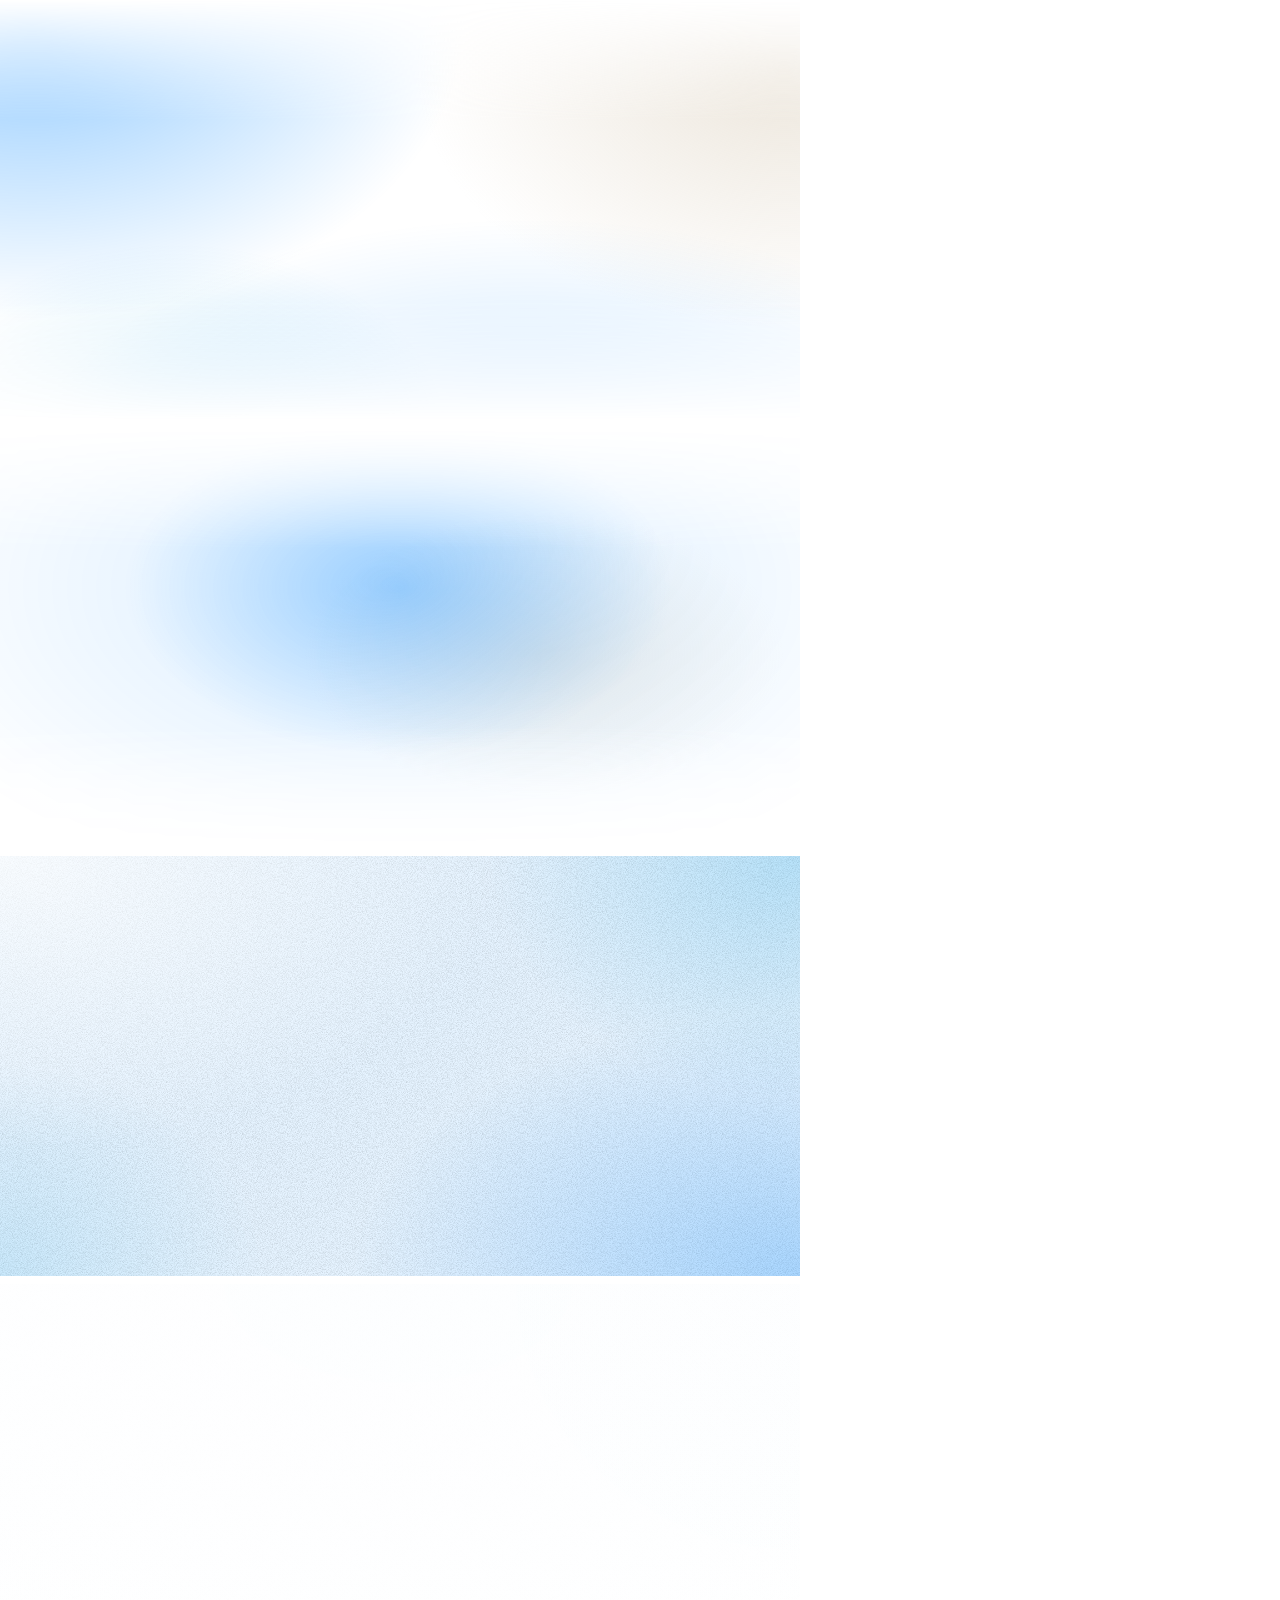
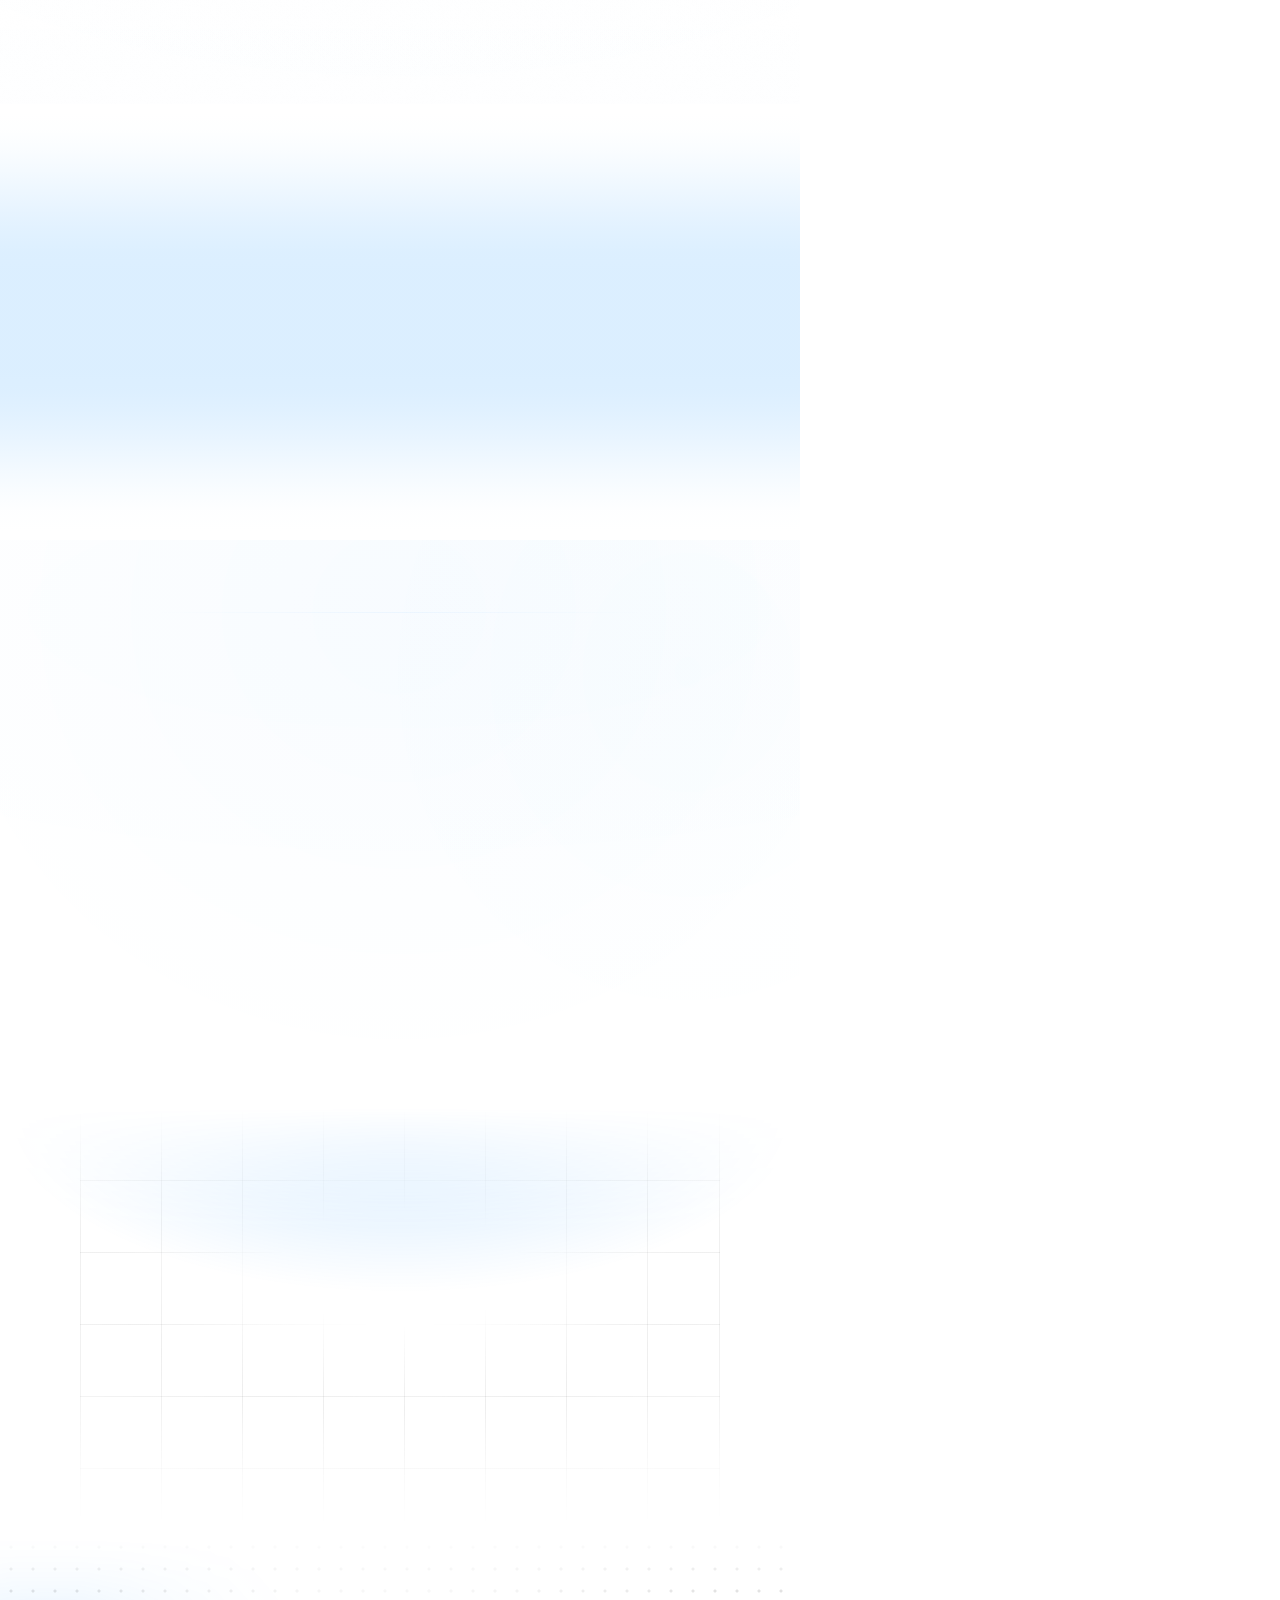
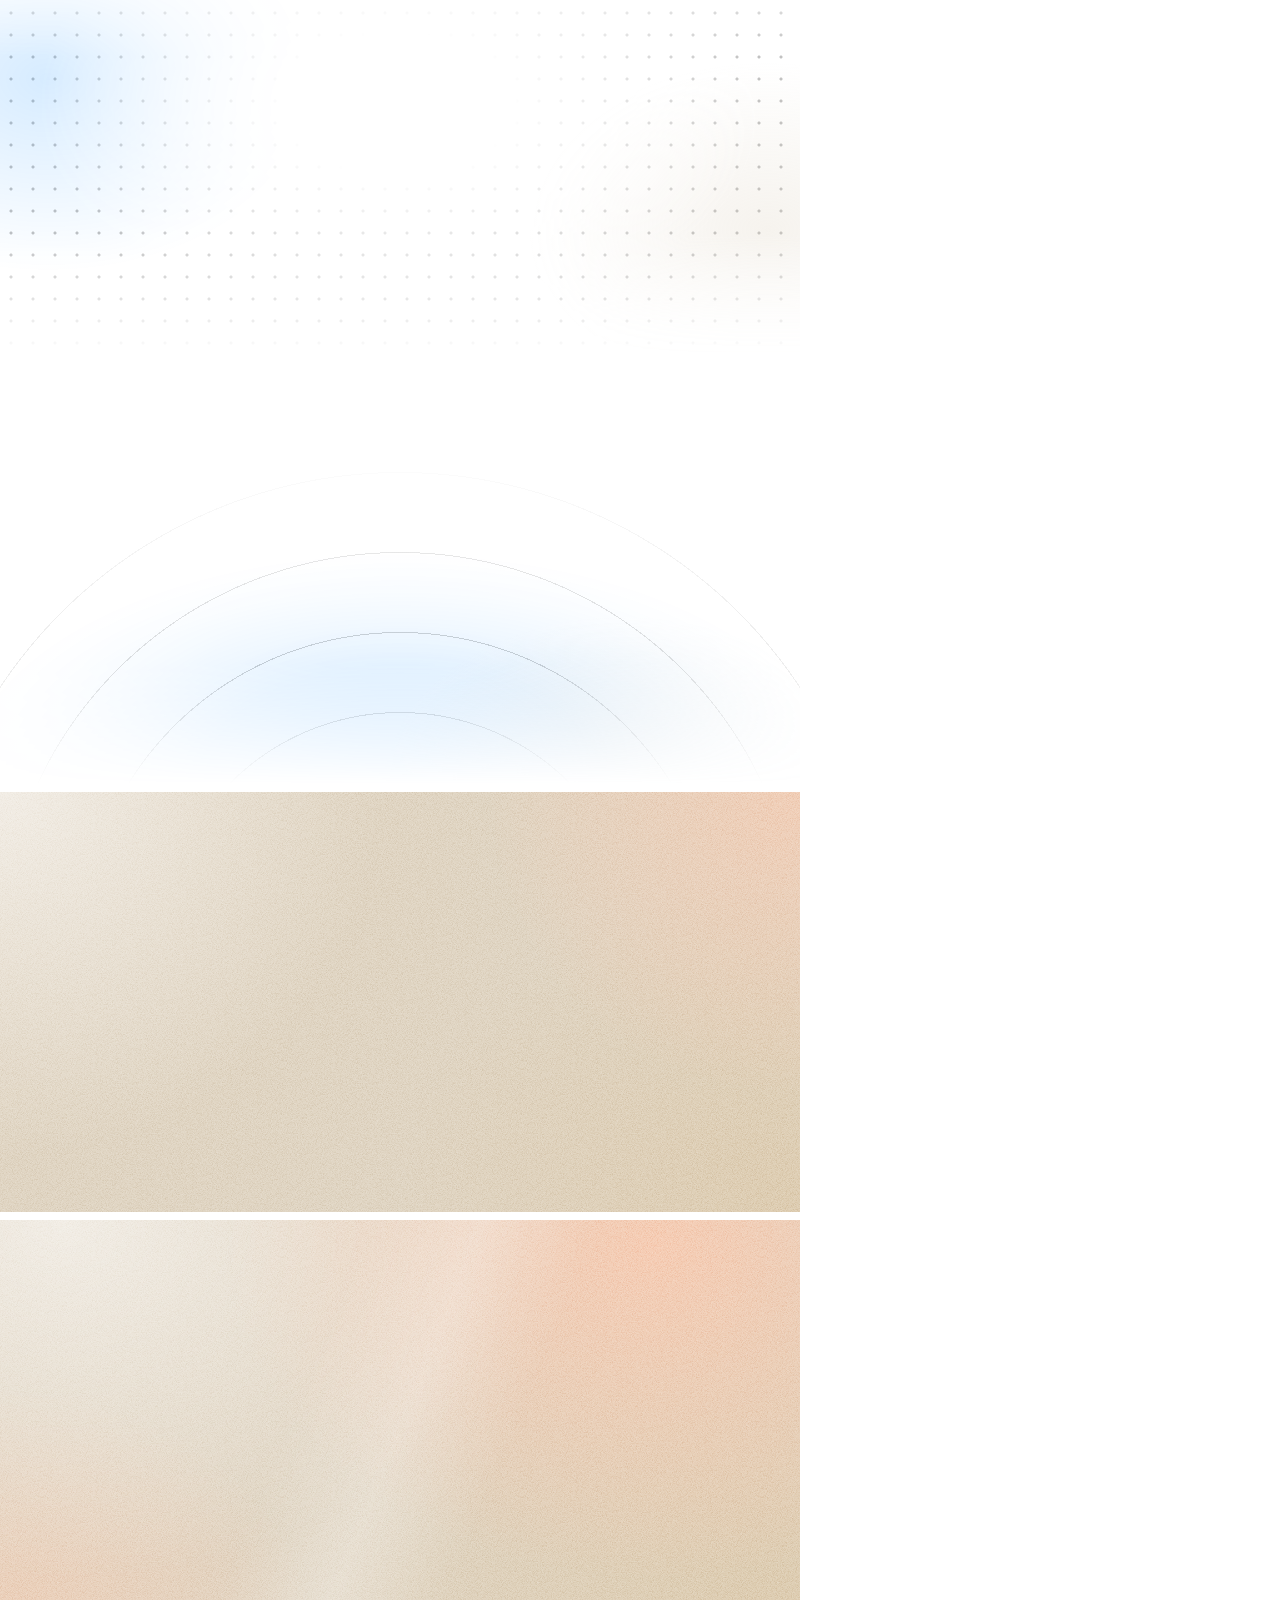
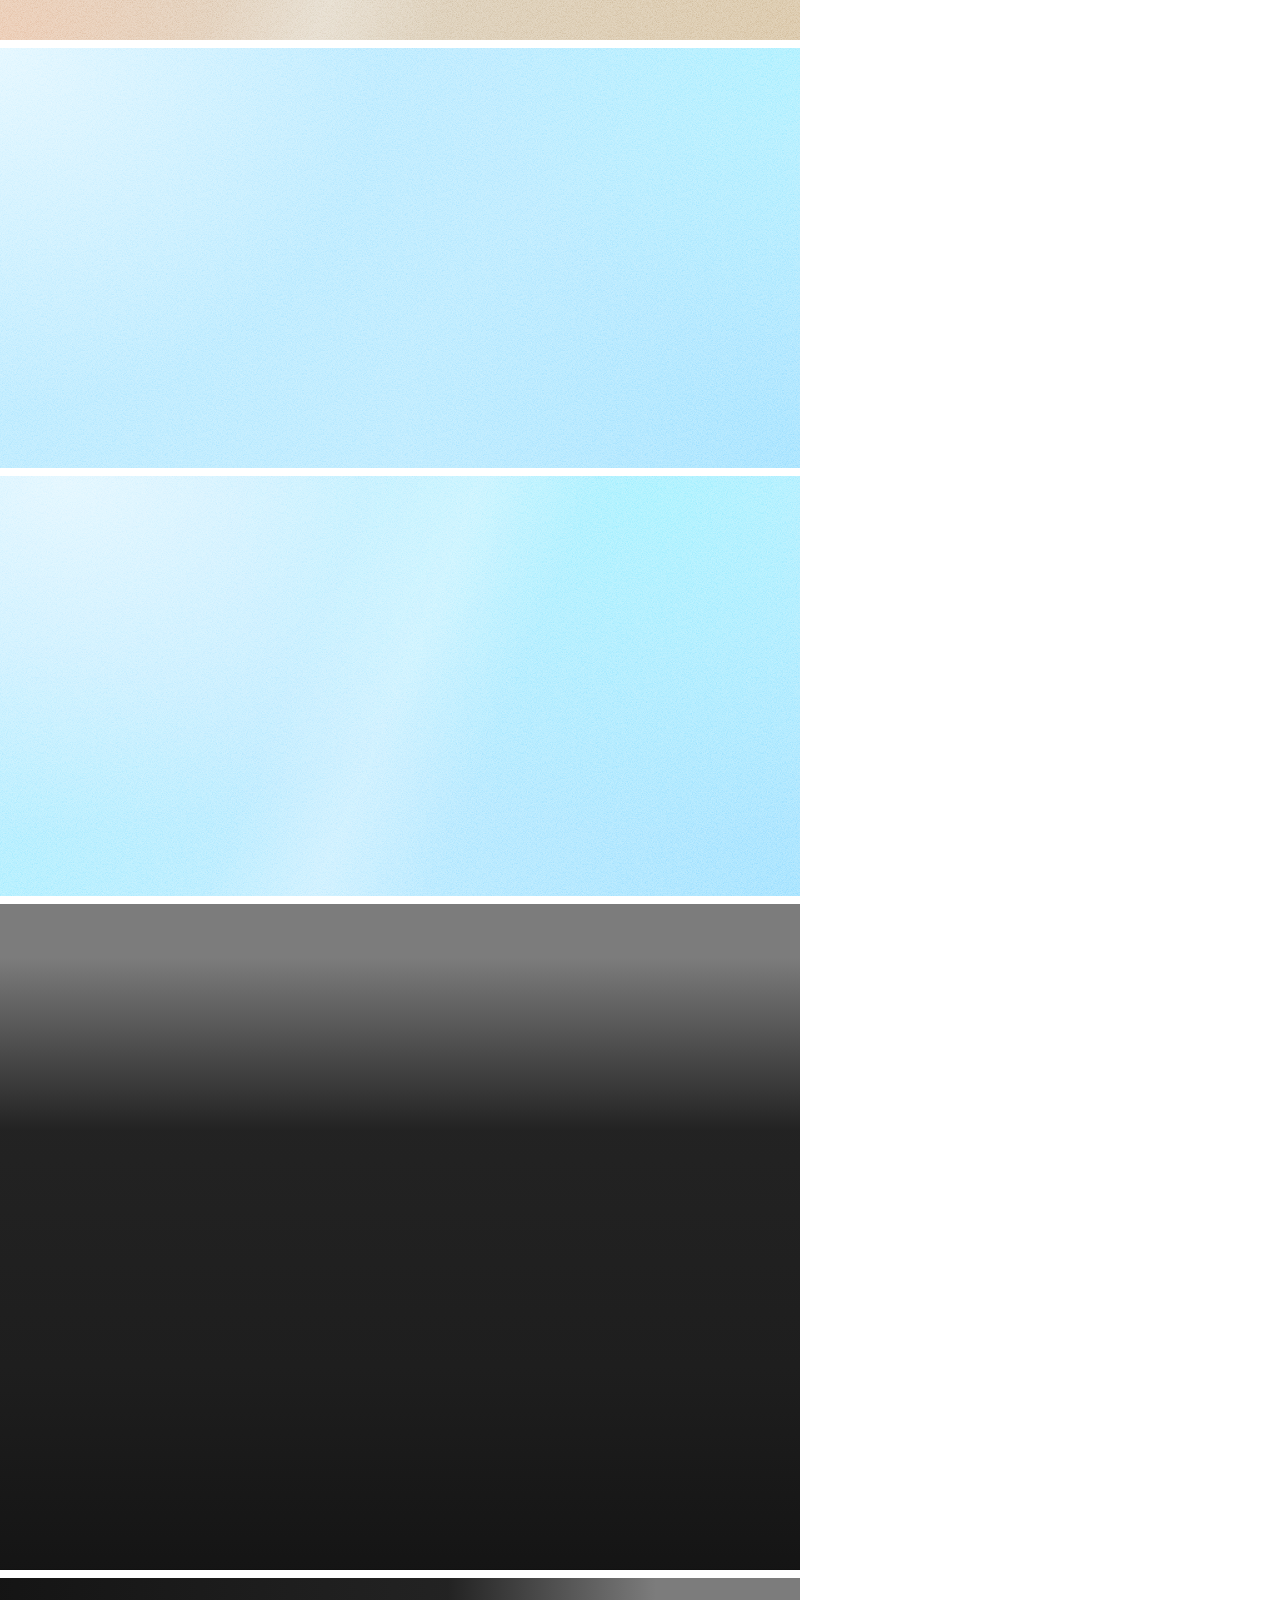
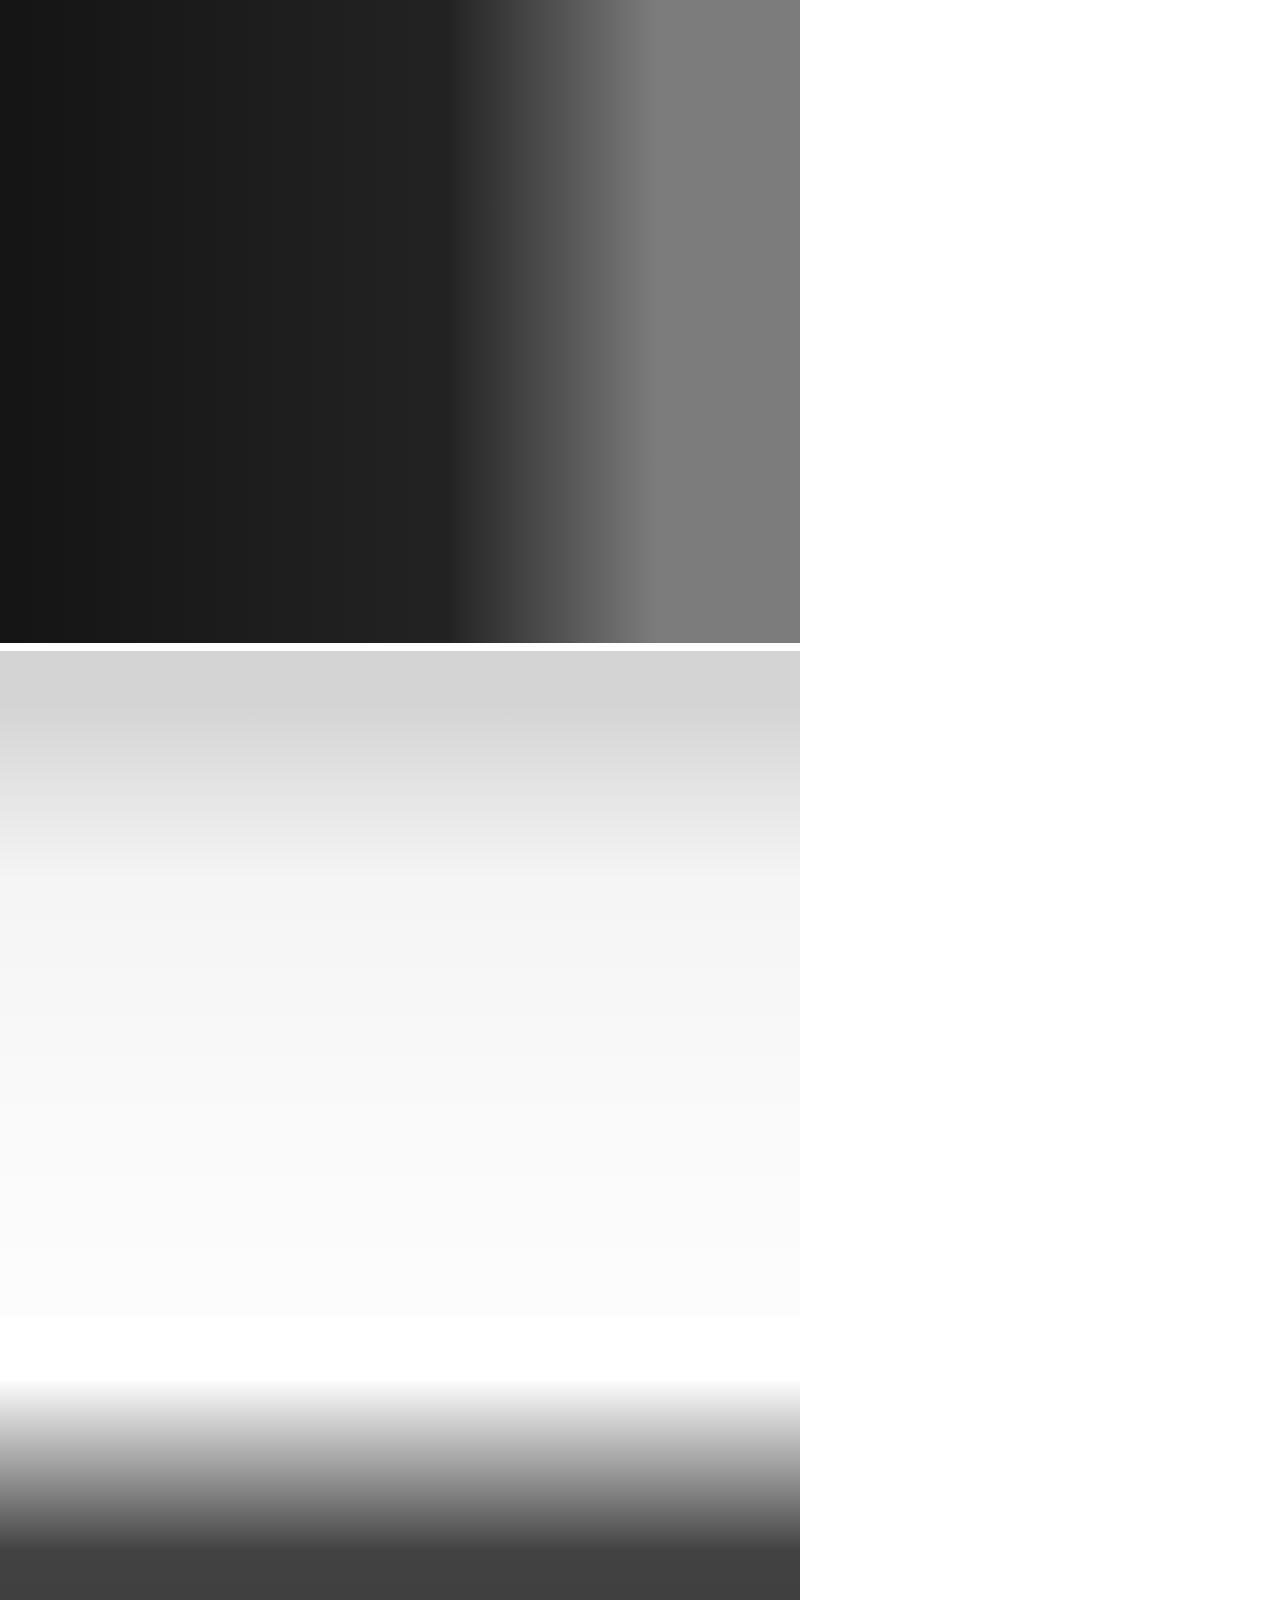
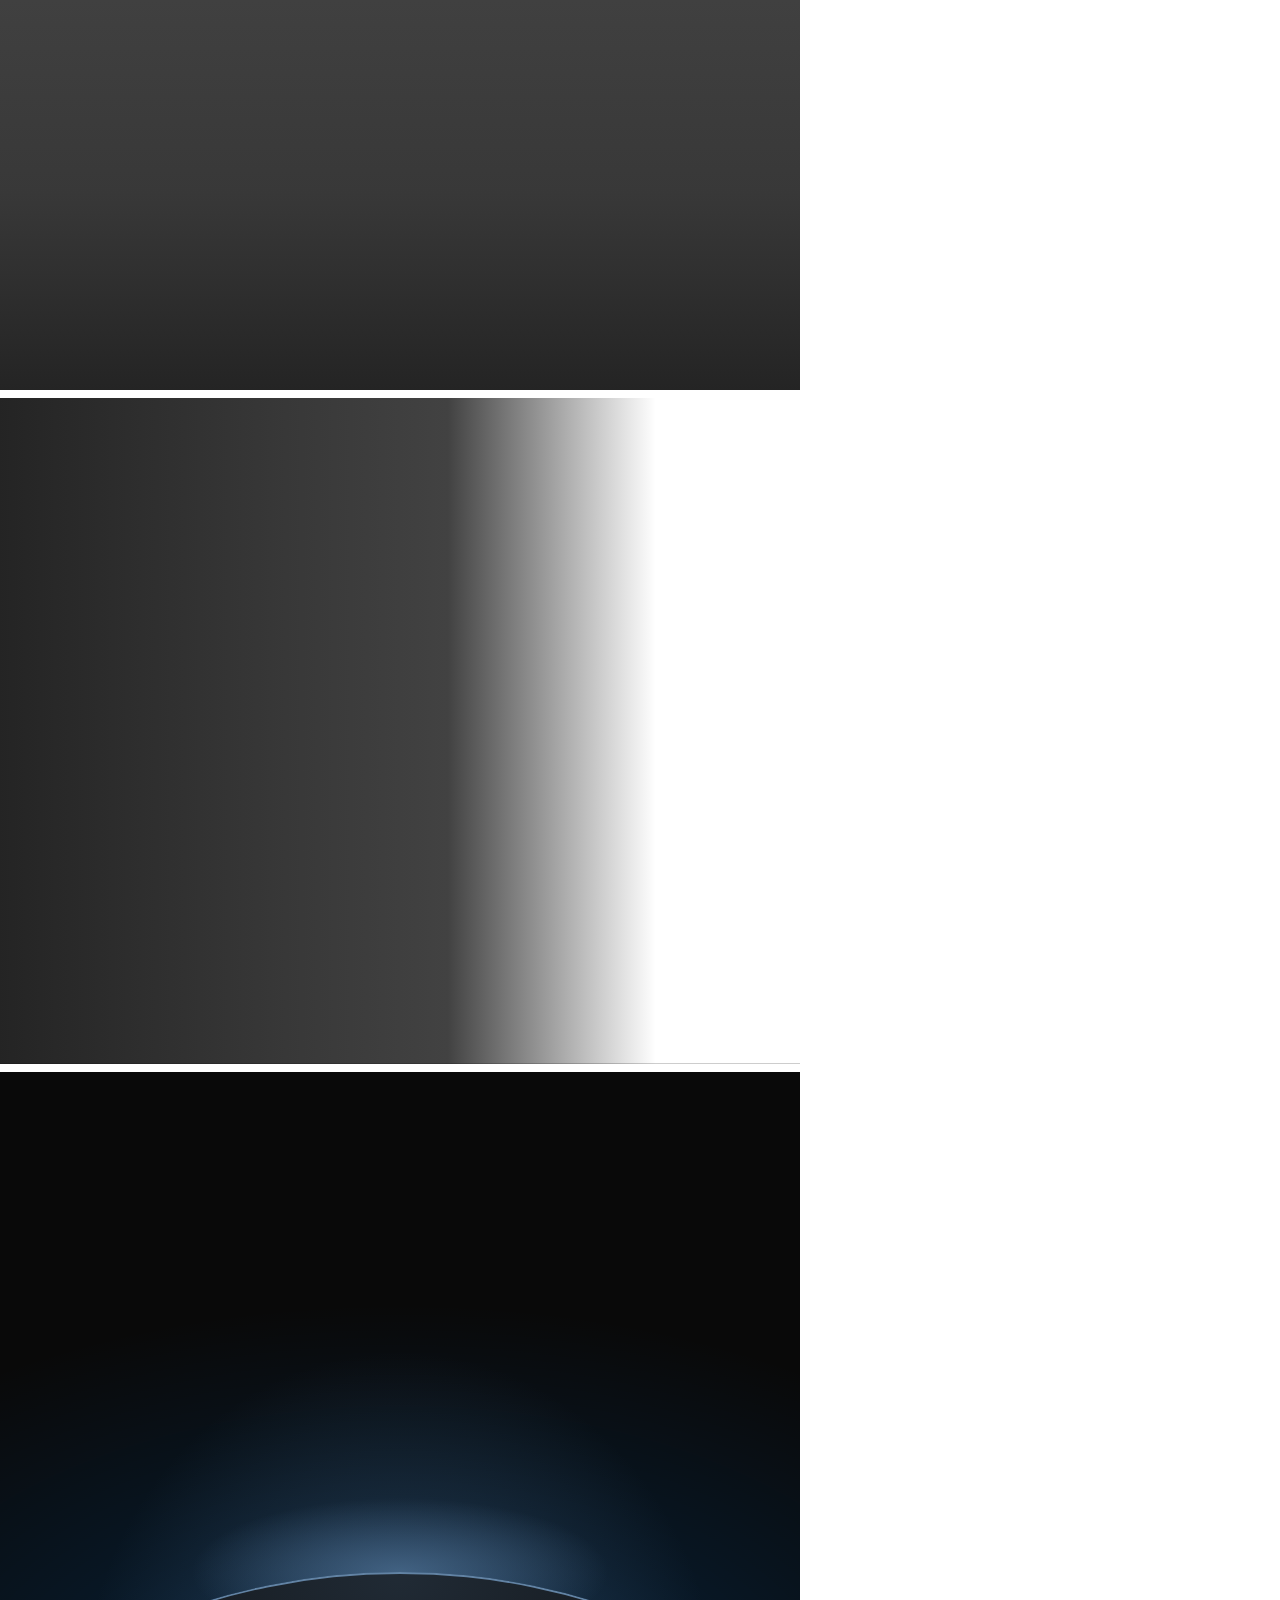
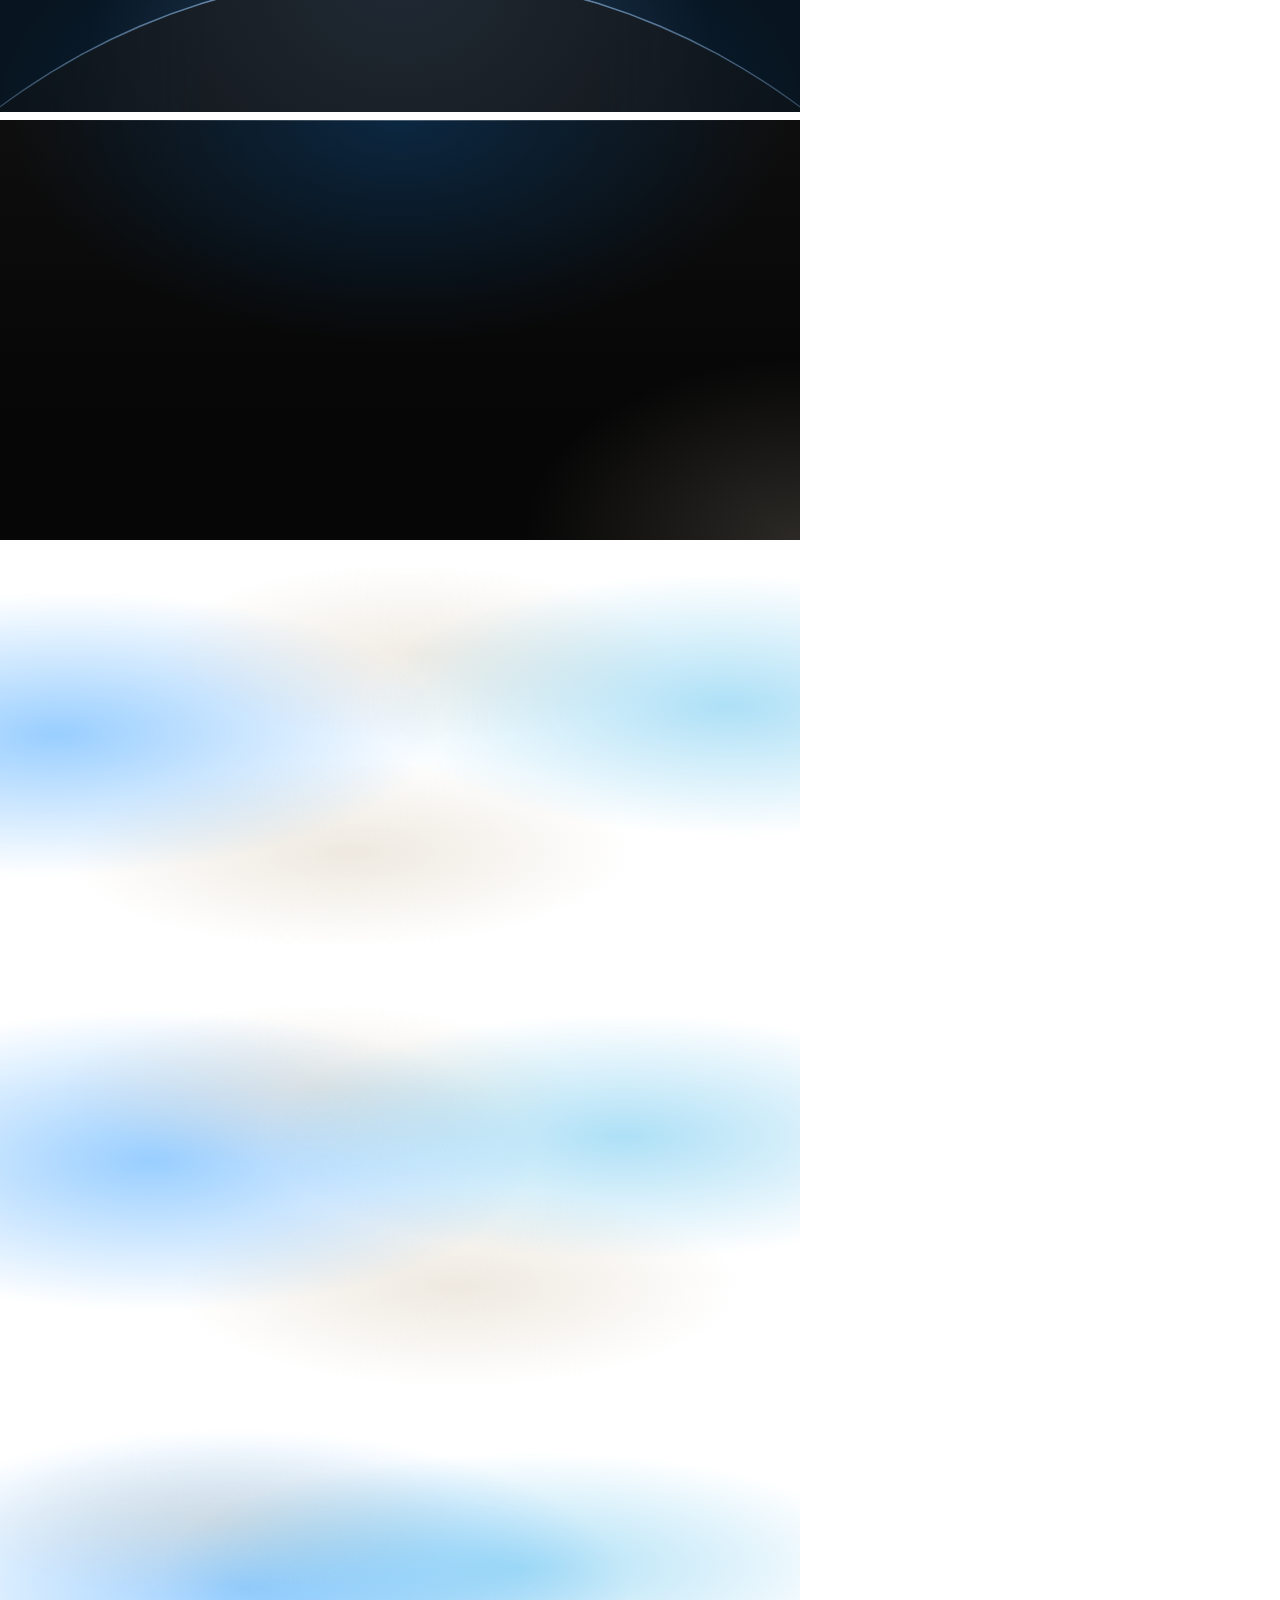
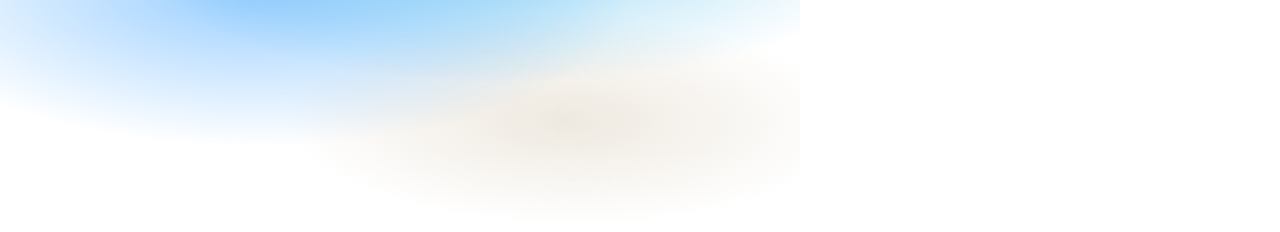
<file: landing/assets/backgrounds/check.html>
<!doctype html>
<html lang="en" data-ground="sand">
<head>
<meta charset="utf-8">
<title>Backgrounds contrast check</title>
<!-- Every ground in a 800px box, for check.mjs: it sets a palette, screenshots the boxes and measures
     the ink and muted contrast on every pixel of each ground's text zone (index.json). The photograph
     grounds sit on a flat grey picture: #7c7c7c for the dark scrim, #d4d4d4 for the light one; and the worst case of the dark scrim: a white
     picture (white words on it). The light scrim is for pale photographs only. -->
<link rel="stylesheet" href="../system.css">
<link rel="stylesheet" href="backgrounds.css">
<style>body { margin: 0; width: 800px; } .box { width: 800px; margin: 0 0 8px; padding: 24px; font-size: 20px; } .pi, .pm { visibility: hidden; } .pi { color: var(--ink); } .pm { color: var(--muted); }  /* the liquid blobs held at the start, the middle and the end of their drift (the keyframes in backgrounds.css), so the text zone is measured where they stand under it */
  .at-start::before { animation: none; transform: translate3d(-7%, 0, 0) skewX(-7deg) scaleY(.94); } .at-start::after { animation: none; transform: translate3d(8%, 0, 0) skewX(6deg) scaleY(1.04); }
  .at-mid::before { animation: none; transform: translate3d(.5%, 0, 0) skewX(-.5deg) scaleY(.995); } .at-mid::after { animation: none; transform: translate3d(-.5%, 0, 0) scaleY(.98); }
  .at-end::before { animation: none; transform: translate3d(8%, 0, 0) skewX(6deg) scaleY(1.05); } .at-end::after { animation: none; transform: translate3d(-9%, 0, 0) skewX(-6deg) scaleY(.92); }
</style>
<script src="backgrounds.js" defer></script>
</head>
<body>
<div class="bg-mist box" data-g="mist" style="height:420px"><span class="pi">Ink</span> <span class="pm">Muted</span></div>
<div class="bg-halo box" data-g="halo" style="height:420px"><span class="pi">Ink</span> <span class="pm">Muted</span></div>
<div class="bg-grain box" data-g="grain" style="height:420px"><span class="pi">Ink</span> <span class="pm">Muted</span></div>
<div class="bg-paper box" data-g="paper" style="height:420px"><span class="pi">Ink</span> <span class="pm">Muted</span></div>
<div class="bg-dusk box" data-g="dusk" style="height:420px"><span class="pi">Ink</span> <span class="pm">Muted</span></div>
<div class="bg-topglow box" data-g="topglow" style="height:560px"><span class="pi">Ink</span> <span class="pm">Muted</span></div>
<div class="bg-ruled box" data-g="ruled" style="height:420px"><span class="pi">Ink</span> <span class="pm">Muted</span></div>
<div class="bg-dots box" data-g="dots" style="height:420px"><span class="pi">Ink</span> <span class="pm">Muted</span></div>
<div class="bg-arcs box" data-g="arcs" style="height:420px"><span class="pi">Ink</span> <span class="pm">Muted</span></div>
<div class="bg-band box" data-g="band" style="height:420px"><span class="pi">Ink</span> <span class="pm">Muted</span></div>
<div class="bg-field box" data-g="field" style="height:420px"><span class="pi">Ink</span> <span class="pm">Muted</span></div>
<div class="bg-band bg-tint box" data-g="band-tint" style="height:420px"><span class="pi">Ink</span> <span class="pm">Muted</span></div>
<div class="bg-field bg-tint box" data-g="field-tint" style="height:420px"><span class="pi">Ink</span> <span class="pm">Muted</span></div>
<div class="bg-photo box" data-g="photo" style="height:520px;--g-photo:linear-gradient(#7c7c7c,#7c7c7c)"><span class="pi">Ink</span> <span class="pm">Muted</span></div>
<div class="bg-photo bg-photo--left box" data-g="photo-left" style="height:520px;--g-photo:linear-gradient(#7c7c7c,#7c7c7c)"><span class="pi">Ink</span> <span class="pm">Muted</span></div>
<div class="bg-photo bg-photo--light box" data-g="photo-light" style="height:520px;--g-photo:linear-gradient(#d4d4d4,#d4d4d4)"><span class="pi">Ink</span> <span class="pm">Muted</span></div>
<div class="bg-photo box" data-g="photo-white" style="height:520px;--g-photo:linear-gradient(#fff,#fff)"><span class="pi">Ink</span> <span class="pm">Muted</span></div>
<div class="bg-photo bg-photo--left box" data-g="photo-left-white" style="height:520px;--g-photo:linear-gradient(#fff,#fff)"><span class="pi">Ink</span> <span class="pm">Muted</span></div>
<div class="bg-horizon box" data-g="horizon" style="height:640px"><span class="pi">Ink</span> <span class="pm">Muted</span></div>
<div class="bg-deep box" data-g="deep" style="height:420px"><span class="pi">Ink</span> <span class="pm">Muted</span></div>
<div class="bg-liquid box at-start" data-g="liquid" data-no-pause style="height:420px"><span class="pi">Ink</span> <span class="pm">Muted</span></div>
<div class="bg-liquid box at-mid" data-g="liquid-mid" data-no-pause style="height:420px"><span class="pi">Ink</span> <span class="pm">Muted</span></div>
<div class="bg-liquid box at-end" data-g="liquid-end" data-no-pause style="height:420px"><span class="pi">Ink</span> <span class="pm">Muted</span></div>

</body>
</html>
</file>
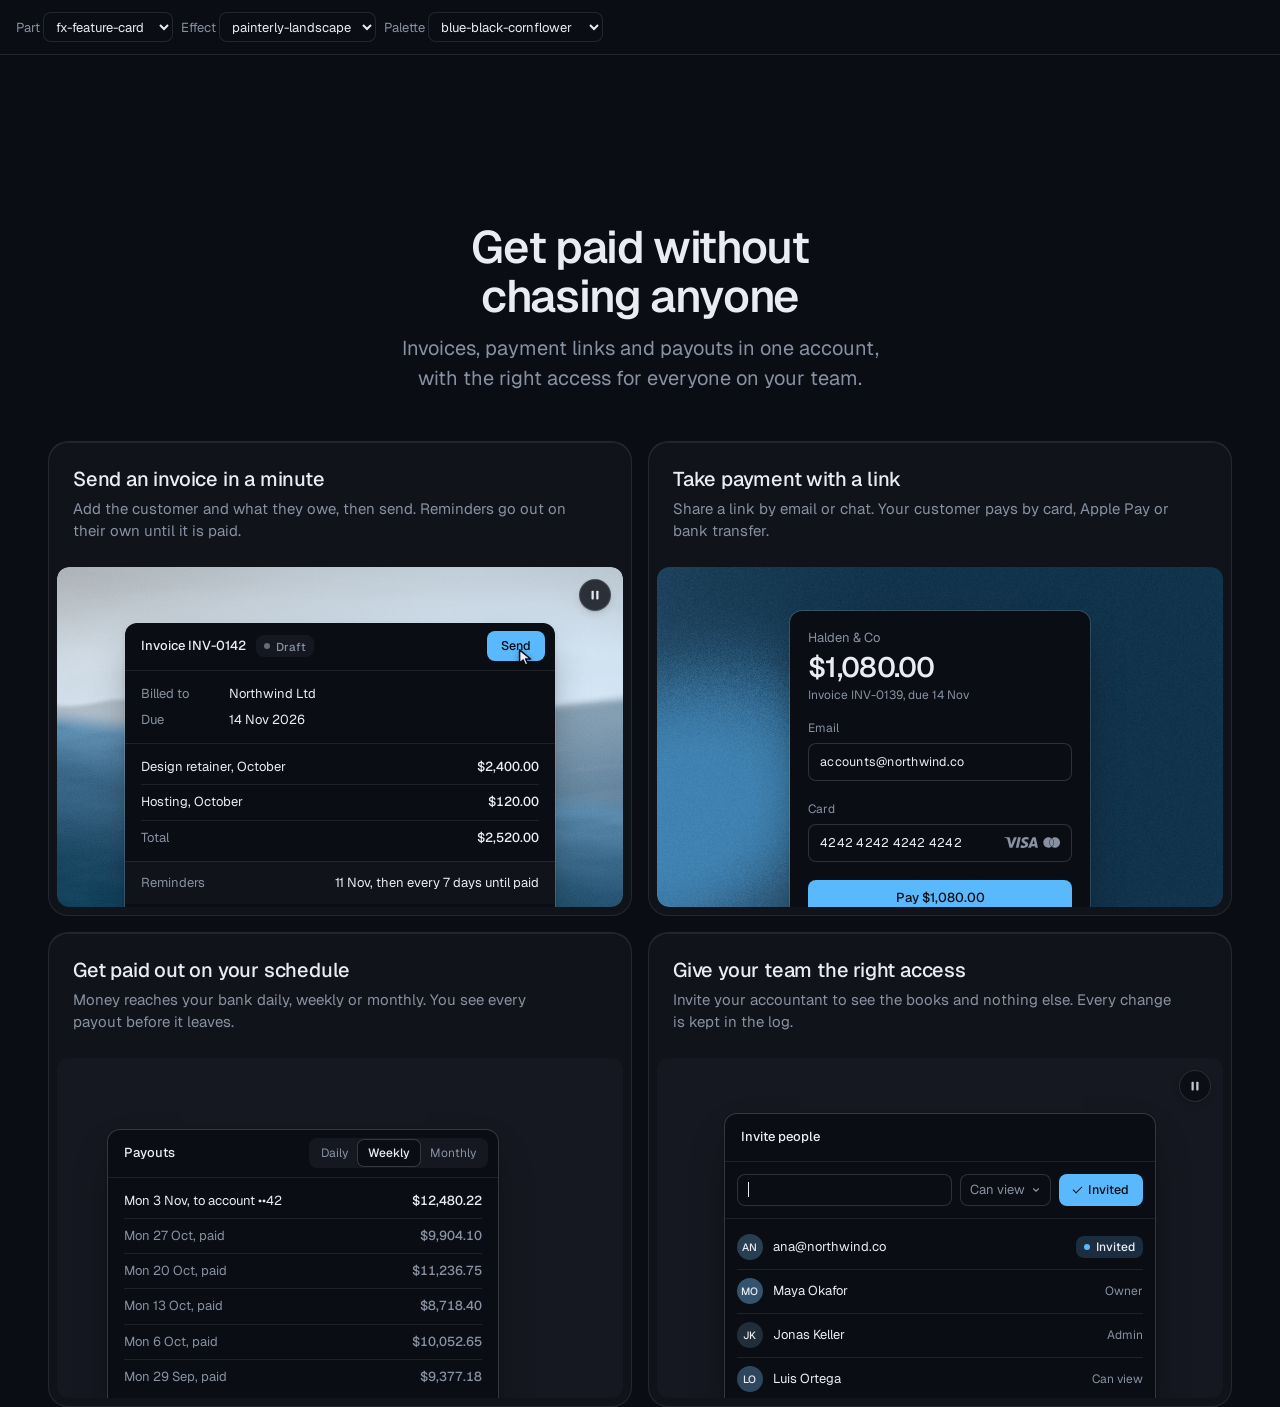
<file: landing/assets/components/_lab.html>
<!doctype html>
<html lang="en" data-radius="soft">
<head>
<script>window.__tpGlMax = 16;   /* a gallery shows many live effects at once; a page of a site keeps the default 4 (fx.js) */</script>
<meta charset="utf-8">
<meta name="viewport" content="width=device-width, initial-scale=1">
<title>Component lab</title>
<link rel="preconnect" href="https://fonts.googleapis.com">
<link rel="preconnect" href="https://fonts.gstatic.com" crossorigin>
<link href="https://fonts.googleapis.com/css2?family=Geist:wght@100..900&family=Geist+Mono:wght@400..600&display=swap" rel="stylesheet">
<link rel="stylesheet" href="../system.css">
<link rel="stylesheet" href="./base.css">
<style>
  /* one component on its own, with a chosen effect (or object) and palette:
     _lab.html?c=fx-chart&fx=ruled-grounds&palette=white-link-blue&w=640 */
  :root { --font-display: "Geist", system-ui, sans-serif; --font-text: "Geist", system-ui, sans-serif; --font-mono: "Geist Mono", ui-monospace, monospace; --display-weight: 560; --display-tracking: -0.03em; }
  body { min-height: 100vh; margin: 0; }
  .bar { display: flex; flex-wrap: wrap; gap: 8px; align-items: center; padding: 12px 16px; border-bottom: 1px solid var(--line); font: 13px/1.4 var(--font-text); color: var(--muted); }
  .bar select { font: inherit; color: var(--ink); background: var(--bg); border: 1px solid var(--line); border-radius: var(--r-sm); height: 30px; padding: 0 8px; }
  .stage { padding: clamp(16px, 4vw, 48px); margin-inline: auto; }
</style>
</head>
<body>
<div class="bar">
  <label>Part <select id="c"></select></label>
  <label>Effect <select id="fx"></select></label>
  <label>Palette <select id="pal"></select></label>
</div>
<main class="stage" id="stage"></main>
<script type="module">
  import fx from '../effects/fx.js';
  const PARTS = ['fx-feature-card', 'fx-dither-object', 'fx-headline', 'fx-button', 'fx-prompt', 'fx-icon-tiles', 'fx-stat', 'fx-globe', 'fx-map', 'fx-chart', 'fx-bars', 'fx-band', 'fx-spotlight', 'fx-photo', 'fx-avatar', 'fx-search', 'fx-logos', 'fx-tabs', 'fx-pricing', 'fx-progress'];
  const PALETTES = {
    'blue-black-cornflower': { bg: '#0a0d14', surface: '#131824', ink: '#e9edf3', muted: '#8891a1', accent: '#5ab9fc', accentInk: '#0a0d14' },
    'graphite-safety-orange': { bg: '#18191b', surface: '#222427', ink: '#eff0f1', muted: '#9c9ea3', accent: '#ff4a1f', accentInk: '#18191b' },
    'white-link-blue': { bg: '#ffffff', surface: '#f4f4f4', ink: '#111111', muted: '#6b6b6b', accent: '#1a4be0', accentInk: '#ffffff' },
    'moss-sand': { bg: '#ddd6c6', surface: '#d2cab8', ink: '#2a2a26', muted: '#59574e', accent: '#4f6238', accentInk: '#ffffff' },
    'cobalt-field': { bg: '#0034eb', surface: '#002fd6', ink: '#ffffff', muted: '#dfe4f2', accent: '#e9e34a', accentInk: '#111111' },
  };
  const q = new URLSearchParams(location.search);
  const part = PARTS.includes(q.get('c')) ? q.get('c') : PARTS[0];
  const palId = PALETTES[q.get('palette')] ? q.get('palette') : 'blue-black-cornflower';
  const p = PALETTES[palId];
  const s = document.documentElement.style;
  const action = fx.color.contrast(p.accent, p.bg) >= 2.2 ? p.accent : p.ink;
  Object.entries({ '--p-bg': p.bg, '--p-surface': p.surface, '--p-ink': p.ink, '--p-muted': p.muted, '--p-accent': p.accent, '--p-accent-ink': p.accentInk, '--p-action': action, '--p-action-ink': action === p.accent ? p.accentInk : p.bg }).forEach(([k, v]) => s.setProperty(k, v));
  s.colorScheme = fx.color.isDark(p.bg) ? 'dark' : 'light';
  if (q.has('fallback')) fx.config.forceFallback = true;
  // one part at a time: at most 4 live WebGL contexts on this page
  fx.config.maxLive = 4;
  if (q.has('w')) document.getElementById('stage').style.maxWidth = q.get('w') + 'px';

  const base = `./${part}/`;
  const [meta, html, mod] = await Promise.all([fetch(base + 'meta.json').then(r => r.json()), fetch(base + 'component.html').then(r => r.text()), import(base + 'component.js')]);
  const link = Object.assign(document.createElement('link'), { rel: 'stylesheet', href: base + 'component.css' });
  document.head.append(link);
  await new Promise(r => { link.onload = link.onerror = r; });
  const choices = meta.effects?.length ? meta.effects : meta.objects || [];
  const chosen = choices.includes(q.get('fx')) ? q.get('fx') : meta.default;
  const stage = document.getElementById('stage');
  stage.innerHTML = html;
  const root = stage.firstElementChild;
  // the chosen effect goes where the part reads it: data-cx-object, data-cx-fill, or data-cx-effect on the root
  // the dither object: one figure set to the chosen object (one live object, as on a page); no caption under it
  if (meta.objects) {
    const fig = root.matches('[data-cx-object]') ? root : root.querySelector('[data-cx-object]');
    fig.dataset.cxObject = chosen;
    if (q.get('render') === 'studio') fig.dataset.cxRender = 'studio';
    fig.querySelector('.cx-obj__stage').removeAttribute('aria-label');
    fig.style.maxWidth = '720px';
  }
  // without ?fx= the markup keeps its own effects (the feature card mixes a landscape and a grain: setting
  // the default on every panel would paint the grain panel as a landscape too)
  else if (!choices.includes(q.get('fx'))) { /* as written */ }
  else if (root.querySelector('[data-cx-fill]')) root.querySelectorAll('[data-cx-fill]').forEach(el => { el.dataset.cxFill = chosen; });
  else if (root.querySelector('[data-cx-effect]')) root.querySelectorAll('[data-cx-effect]').forEach(el => { el.dataset.cxEffect = chosen; });
  else root.dataset.cxEffect = chosen;
  // the map draws its baked streets; an effect named with ?fx= shows its fallback ground (no map data) instead
  if (part === 'fx-map' && choices.includes(q.get('fx'))) delete root.dataset.cxMap;
  await document.fonts.ready;
  window.__part = mod.default(root);
  setTimeout(() => { document.documentElement.dataset.ready = '1'; }, 1200);

  const fill = (sel, list, cur, key) => {
    const el = document.getElementById(sel);
    el.innerHTML = list.map(v => `<option${v === cur ? ' selected' : ''}>${v}</option>`).join('');
    el.addEventListener('change', () => { q.set(key, el.value); if (key === 'c') q.delete('fx'); location.search = q.toString(); });
  };
  fill('c', PARTS, part, 'c');
  // a part whose default is none (the map's streets, the photograph as it is) lists none first, so the
  // select never shows an effect that is not on
  fill('fx', meta.default === 'none' ? ['none', ...choices] : choices, chosen, 'fx');
  fill('pal', Object.keys(PALETTES), palId, 'palette');
</script>
</body>
</html>
</file>
<file: landing/assets/system.css>
/*
  taste-skill system.css - the one system for the page. Link it first, then assets/ui/cards.css (the
  feature card, its panel and the fragment placements), then set the palette (--p-*), the fonts and
  the radius set on :root in the page (node scripts/start.mjs prints that block).
  Do not add a second grid, spacing scale, type scale, radius scale, button or card style.
*/

/* ---------------------------------------------------------------- tokens */
:root {
  /* palette (hex only; fx.js reads --bg --surface --ink --muted --accent --accent-ink) */
  --p-bg: #ffffff;
  --p-surface: #f4f4f4;
  --p-ink: #111111;
  --p-muted: #6b6b6b;
  --p-accent: #1a4be0;
  --p-accent-ink: #ffffff;
  --p-action: #1a4be0;      /* buttons, links, focus: the accent, or the ink when the accent is too pale */
  --p-action-ink: #ffffff;
  --p-inv-bg: #111111;
  --p-inv-surface: #1c1c1c;
  --p-inv-ink: #f4f4f4;
  --p-inv-muted: #a3a3a3;
  --p-inv-accent: #ffffff;
  --p-inv-accent-ink: #111111;
  --p-inv-action: #ffffff;
  --p-inv-action-ink: #111111;
  /* the lit ground behind UI and in the closing band (references/cards.md), one per page, tech pages only
     (none on kind other, which is flat): <html data-ground="sand|sky|sage|painting">. system.js gives it to every ground
     that holds UI, on light and dark pages alike; --hue on one panel changes only its accent */
  --ground-bg: #d9ccb7; --ground-surface: #e9e0d2; --ground-ink: #2a2622; --ground-muted: #5a534a; --ground-accent: #a8794a;

  /* fonts */
  --font-display: system-ui, -apple-system, "Segoe UI", sans-serif;
  --font-text: system-ui, -apple-system, "Segoe UI", sans-serif;
  --font-mono: ui-monospace, "SFMono-Regular", Menlo, Consolas, monospace;
  --display-weight: 400;    /* headlines 400; 500 on a tech page (software, gaming, hardware) */
  --display-tracking: -0.025em;

  /* the page rhythm (references/layout-v4.md): one section per screen. The header is fixed and
     --nav tall; every section is padded --padt above and --padb (plus the phone action bar, --bar)
     below, and is exactly one or two screens tall (--h: 1 or 2; --hm on a phone). The hero's words
     start --hgap under the header and its content ends --hpadb above the fold. */
  --nav: 72px;
  --padt: 120px;
  --padb: 72px;
  --hgap: 48px;
  --hpadb: 64px;
  --bar: 0px;
  /* grid: one .wrap (alias .container) for the header, every section and the footer, the same
     --gut on both sides: 1280 wide at x 80-1360 at 1440, 342 at x 24-366 at 390 */
  --container: 1280px;
  --gut: 80px;
  --pad: var(--gut);
  --gutter: 24px;

  /* spacing: 4/8 scale */
  --s-1: 4px;  --s-2: 8px;  --s-3: 12px; --s-4: 16px; --s-5: 24px;
  --s-6: 32px; --s-7: 48px; --s-8: 64px; --s-9: 96px; --s-10: 128px;
  --section: 40px;      /* only a .section outside main (the kit's demo pages); every main > section and
                           footer.closing take --padt and --padb */
  --section-band: 56px; /* the same for an older footer outside footer.closing */
  --head-gap: 48px;     /* the one heading-to-content gap, 32 on a phone (layout.css reads it as --ly-head-gap) */
  --card-pad: 16px;     /* card padding (cards.css sets its own for cards with a panel) */
  --card-gap: 16px;     /* gap between cards */

  /* type scale (the only sizes on the page) */
  --t-label: 13px;
  --t-small: 14px;
  --t-body: 16px;
  --t-lead: 18px;
  --t-card: 18px;
  --t-h3: 24px;
  /* straight lines from the phone size at 390 to the desktop size at 1440 (system.md's table) */
  --t-h2: clamp(30px, 1.72vw + 23.3px, 48px);
  --t-h1: clamp(38px, 3.24vw + 25.4px, 72px);
  /* a big number stays a step under the h2 (VI-11): 38 at 1440, 28 at 390, so it never reads as a
     section heading; a stats row and a price set their own, smaller still */
  --t-stat: clamp(28px, .952vw + 24.29px, 38px);

  /* radius: one scale (soft by default; data-radius on <html> switches it) */
  --r-sm: 8px;  --r-md: 12px; --r-lg: 20px; --r-btn: 8px;

  /* controls (fixed here; a page never adds its own) */
  --btn-h: 44px;
  --btn-h-sm: 36px;
  --nav-h: var(--nav);  /* the older name, kept for the kit's files */
  --icon: 16px;         /* small icons: socials, menu chevrons, mono brand marks */

  /* motion: the one UI ease-out (motion.css --m-ease and ui/base.css --u-ease read it; references/motion.md) */
  --ease: cubic-bezier(.2, .8, .2, 1);
  --dur: 180ms;
}
html[data-radius="sharp"] { --r-sm: 4px; --r-md: 6px;  --r-lg: 8px;  --r-btn: 4px; }
html[data-radius="soft"]  { --r-sm: 8px; --r-md: 12px; --r-lg: 20px; --r-btn: 8px; }
html[data-radius="round"] { --r-sm: 10px; --r-md: 16px; --r-lg: 24px; --r-btn: 999px; }
/* the four lit grounds (references/cards.md); sand is the default above. painting goes with
   painterly-landscape (x.ai's daylight sky over olive hills) */
html[data-ground="sky"]      { --ground-bg: #c6d3df; --ground-surface: #d6e0e9; --ground-ink: #25303a; --ground-muted: #4d5964; --ground-accent: #3f6a92; }
html[data-ground="sage"]     { --ground-bg: #cdd6c6; --ground-surface: #dce3d6; --ground-ink: #262d24; --ground-muted: #535b51; --ground-accent: #6c8e63; }
html[data-ground="painting"] { --ground-bg: #79a8d6; --ground-surface: #a6c4e2; --ground-ink: #16212c; --ground-muted: #273949; --ground-accent: #9c9b3c; }
/* cards.css takes its card and panel radii from this scale */
html[data-radius] .card { --c-r: var(--r-lg); }
html[data-radius] .panel { --p-r: var(--r-md); }

/* a phone: the header 56, the sections padded 96 / 48, the hero's words 40 under the header and its
   content ending 24 above the fold, 24 at both sides, 12 between columns */
@media (max-width: 639px) {
  :root { --nav: 56px; --padt: 96px; --padb: 48px; --hgap: 40px; --hpadb: 24px; --gut: 24px; --gutter: 12px; --card-gap: 12px; --head-gap: 32px; }
}
@media (min-width: 640px) {
  :root { --gut: 48px; --section: 48px; --section-band: 72px; --card-pad: 24px; }
}
@media (min-width: 1024px) {
  :root { --gut: 80px; --section: 56px; --section-band: 96px; --card-gap: 24px;
          --t-lead: 20px; --t-card: 20px; --t-h3: 28px; }
  /* a place (and a local service): the 1200 column at x 120-1320 */
  html[data-type="place"] { --gut: 120px; --container: 1200px; }
}
/* a place (VI-06, ST-96, PH-23): its own smaller type (h1 48/53 and 32/37, h2 32/40 and 24/30, titles
   and the sub-line 20 and 18), the Recipe 3 hero's gap under its photograph (40, 24 on a phone),
   square photographs and cards and 2px buttons, whatever data-radius and data-buttons say */
:root[data-type="place"] {
  --hgap: 40px;
  --t-h1: clamp(32px, 1.524vw + 26.06px, 48px);
  --t-h2: clamp(24px, .762vw + 21px, 32px);
  --t-h3: clamp(20px, .381vw + 18.51px, 24px);
  --r-sm: 2px; --r-md: 0px; --r-lg: 0px; --r-btn: 2px;
}
:root[data-type="place"] :is(h1, .t-h1) { line-height: 1.104; }
:root[data-type="place"] :is(h2, .t-h2) { line-height: 1.25; }
@media (max-width: 639px) {
  :root[data-type="place"] { --hgap: 24px; }
  :root[data-type="place"] :is(h1, .t-h1) { line-height: 1.156; }
}

/* ---------------------------------------------------------------- grounds (at most three) */
:root, .ground-base {
  --bg: var(--p-bg); --surface: var(--p-surface); --ink: var(--p-ink); --muted: var(--p-muted);
  --accent: var(--p-accent); --accent-ink: var(--p-accent-ink); --card: var(--p-surface);
  --action: var(--p-action); --action-ink: var(--p-action-ink);
}
.ground-surface {
  --bg: var(--p-surface); --surface: var(--p-bg); --ink: var(--p-ink); --muted: var(--p-muted);
  --accent: var(--p-accent); --accent-ink: var(--p-accent-ink); --card: var(--p-bg);
  --action: var(--p-action); --action-ink: var(--p-action-ink);
}
.ground-inverse {
  --bg: var(--p-inv-bg); --surface: var(--p-inv-surface); --ink: var(--p-inv-ink); --muted: var(--p-inv-muted);
  --accent: var(--p-inv-accent); --accent-ink: var(--p-inv-accent-ink); --card: var(--p-inv-surface);
  --action: var(--p-inv-action); --action-ink: var(--p-inv-action-ink);
}
:root, .ground-base, .ground-surface, .ground-inverse {
  --line: color-mix(in oklab, var(--ink) 11%, transparent);
  --line-strong: color-mix(in oklab, var(--ink) 20%, transparent);
  /* effects (fx.js) and UI fragments (assets/ui) take the colours of the ground they sit on */
  --fx-bg: var(--bg); --fx-surface: var(--surface); --fx-ink: var(--ink); --fx-muted: var(--muted);
  --fx-accent: var(--accent); --fx-accent-ink: var(--accent-ink);
  --ui-font: var(--font-text); --ui-mono: var(--font-mono); --ui-radius: var(--r-md);
}
.ground-base, .ground-surface, .ground-inverse { background: var(--bg); color: var(--ink); }

/* ---------------------------------------------------------------- base */
*, *::before, *::after { box-sizing: border-box; }
/* an anchor lands on the section's top (the judge's frame): the fixed header covers --nav of its --padt */
html { -webkit-text-size-adjust: 100%; scroll-padding-top: 0; scroll-behavior: auto; margin: 0; }
body {
  margin: 0; background: var(--bg); color: var(--ink);
  font: 400 var(--t-body)/1.55 var(--font-text);
  -webkit-font-smoothing: antialiased; text-rendering: optimizeLegibility; overflow-x: clip;
}
img, svg, video, canvas { display: block; max-width: 100%; }
/* hidden means hidden, also on an img the line above makes a block (a menu tab's photograph, a peek photograph) */
[hidden] { display: none !important; }
img, video { height: auto; }
a { color: inherit; text-decoration: none; }
button { font: inherit; color: inherit; }
h1, h2, h3, h4, p, ul, ol, figure, blockquote { margin: 0; }
ul, ol { padding: 0; list-style: none; }
h1, h2, h3, h4 {
  font-family: var(--font-display); font-weight: var(--display-weight);
  letter-spacing: var(--display-tracking); text-wrap: balance; overflow-wrap: break-word;
  /* a long word (a German compound at 390) breaks at a syllable with a hyphen, in the language of <html lang>;
     only words of 10 letters or more, 4 at least on each side, so a short English heading never breaks */
  hyphens: auto; -webkit-hyphens: auto; hyphenate-limit-chars: 10 4 4;
}
h1, .t-h1 { font-size: var(--t-h1); line-height: 1.04; }
h2, .t-h2 { font-size: var(--t-h2); line-height: 1.1; }
h3, .t-h3 { font-size: var(--t-h3); line-height: 1.2; }
h4, .t-card { font-family: var(--font-text); font-weight: 500; font-size: var(--t-card); line-height: 1.3; letter-spacing: -0.01em; }
p { text-wrap: pretty; }
.t-lead  { font-size: var(--t-lead); line-height: 1.5; }
.t-body  { font-size: var(--t-body); line-height: 1.55; }
.t-small { font-size: var(--t-small); line-height: 1.5; }
.t-label { font-size: var(--t-label); font-weight: 500; line-height: 1.4; letter-spacing: 0.01em; }
.t-stat  { font-family: var(--font-display); font-weight: var(--display-weight); font-size: var(--t-stat);
           line-height: 1; letter-spacing: var(--display-tracking); font-variant-numeric: tabular-nums; }
.muted { color: var(--muted); }
.mono  { font-family: var(--font-mono); }
.measure { max-width: 62ch; }
:focus-visible { outline: 2px solid var(--action); outline-offset: 2px; border-radius: 2px; }
::selection { background: color-mix(in oklab, var(--accent) 30%, transparent); }

/* ---------------------------------------------------------------- grid */
.wrap, .container { width: min(100% - 2 * var(--gut), var(--container)); margin-inline: auto; padding-inline: 0; }
.grid { display: grid; grid-template-columns: repeat(12, minmax(0, 1fr)); column-gap: var(--gutter); row-gap: var(--card-gap); }
.grid > * { min-width: 0; grid-column: 1 / -1; }
.section { padding-block: var(--section); }

/* ---------------------------------------------------------------- one section per screen
   The page is a stack of screens. Framed at scrollY = k x the screen height, a shot shows exactly one
   section: the hero alone on the first screen, every other section (and footer.closing, the close and
   the footer in one) exactly one or two screens tall, its h2 first, --padt under its top. Heights
   and padding do it: no pinning, snapping or script.
     <section class="section" id=".." style="--h: 2">     (2 screens; --hm sets a phone's count alone)
       <div class="wrap"> the h2 first, then the content </div>     (the one in-flow child)
     </section>
   A layer (a full-bleed photograph or ground behind the words) is an <img class="layer" aria-hidden="true">
   beside the .wrap. Content must fit: one screen holds 708px of content at 1440x900 (900 - 120 - 72),
   two hold 1,608 (the second screen's part starts --padt under its top with .g2). From 640 to 1279 a
   section keeps at least its screens and grows past them rather than overlap the next. */
main > :is(section, .section), footer.closing {
  position: relative; box-sizing: border-box;
  height: calc(var(--h, 1) * 100vh); height: calc(var(--h, 1) * 100svh);
  padding: var(--padt) 0 calc(var(--padb) + var(--bar));
}
main > :is(section, .section) > :is(.wrap, .container), footer.closing > .wrap { position: relative; z-index: 1; height: 100%; }
main > :is(section, .section) > :is(.wrap, .container):not(.grid) { display: flex; flex-direction: column; }
/* a .wrap that is the section's grid too (class="wrap grid"): its rows start at the top */
main > :is(section, .section) > :is(.wrap, .container).grid { align-content: start; }
/* .fill: the block that takes what the screen leaves under the heading (a photograph, a frame) */
main > :is(section, .section) > .wrap > .fill { flex: 1 1 0; min-height: 0; }
/* two screens as two groups: row 1 the h2 and the first group, row 2 the rest (no second h2), starting
   --padt under the second screen's top, so the second shot looks like any other section */
main > :is(section, .section).g2, footer.closing.g2 { --h: 2; }
main > :is(section, .section).g2 > :is(.wrap, .container), footer.closing.g2 > .wrap { display: grid; grid-template-rows: minmax(0, 1fr) minmax(0, 1fr); row-gap: calc(var(--padt) + var(--padb) + var(--bar)); }
main > :is(section, .section).g2 > :is(.wrap, .container) > *, footer.closing.g2 > .wrap > * { min-height: 0; align-self: start; }
main > :is(section, .section).g2 > :is(.wrap, .container) > :is(.group, .fill) { align-self: stretch; }
/* a group: one screen's part of a .g2 section (its h2 and first rows, or the rest) */
.group { display: flex; flex-direction: column; min-height: 0; }
/* each screen's card row runs down to that screen's foot (the cards stretch, their panels grow), so
   the second screen of a .g2 is never a short row over an empty ground; both rows end on the same line */
@media (min-width: 1024px) {
  main > :is(section, .section).g2 > .wrap > .grid:last-child,
  main > :is(section, .section).g2 > .wrap > .group > .grid:last-child { align-self: stretch; flex: 1 1 auto; min-height: 0; }
}
.group > .fill { flex: 1 1 0; min-height: 0; }
@media (min-width: 640px) and (max-width: 1279px) {
  main > :is(section, .section):not(.hero, .section--hero), footer.closing {
    height: auto; min-height: calc(var(--h, 1) * 100vh); min-height: calc(var(--h, 1) * 100svh);
  }
  /* the section is a column and its .wrap takes all of it, so a .fill (a photograph, a frame) still
     grows to the section's foot (a min-height percentage would not resolve, leaving it at its least) */
  /* :where() keeps it at no weight, so a page's own phone- or tablet-only hiding (section.desk-only { display: none }) wins */
  :where(main > :is(section, .section):not(.hero, .section--hero), footer.closing) { display: flex; flex-direction: column; }
  main > :is(section, .section):not(.hero, .section--hero) > :is(.wrap, .container), footer.closing > .wrap { flex: 1 0 auto; height: auto; min-height: 0; }
}
/* a phone: lvh (the screen with its bars hidden) for every section but the hero; --hm when stacking
   makes the content taller than the desktop count */
@media (max-width: 639px) {
  /* at least its screens, never less: content a screen cannot hold makes the section taller (the rhythm
     check then asks for --hm: 2 or less content); a fixed height would lay its last rows over the next
     section, the fault the phone shots showed most (a list under the closing heading and its button) */
  main > :is(section, .section):not(.hero, .section--hero), footer.closing {
    height: auto; min-height: calc(var(--hm, var(--h, 1)) * 100vh); min-height: calc(var(--hm, var(--h, 1)) * 100lvh);
  }
  /* one grid row at least the screens tall that grows with the .wrap's content: the .wrap is stretched to
     it, so its .fill and its two groups still share a definite height */
  /* (at no weight, as on the tablet: a page's own section.desk-only { display: none } still hides it) */
  :where(main > :is(section, .section):not(.hero, .section--hero):has(> :is(.wrap, .container)), footer.closing) {
    display: grid; grid-template-columns: minmax(0, 1fr); grid-template-rows: 1fr; grid-auto-rows: auto;
  }
  main > :is(section, .section):not(.hero, .section--hero) > :is(.wrap, .container), footer.closing > .wrap { height: auto; }
  main > :is(section, .section).g2m, footer.closing.g2m { --hm: 2; }
  main > :is(section, .section).g2m > :is(.wrap, .container), footer.closing.g2m > .wrap { display: grid; grid-template-rows: minmax(0, 1fr) minmax(0, 1fr); row-gap: calc(var(--padt) + var(--padb) + var(--bar)); }
  /* stacked in one, the two groups keep the open cards' 32px, so the first group's last panel never meets
     the next card's title */
  main > :is(section, .section).g2:not(.g2m) > :is(.wrap, .container) { display: flex; row-gap: var(--s-6); }
  /* what the two screens leave goes around the second group, so it opens below the header, not on the fold */
  main > :is(section, .section).g2:not(.g2m) > :is(.wrap, .container) > :last-child { margin-block: auto; }
  main > :is(section, .section).g2:not(.g2m) > :is(.wrap, .container) > * { align-self: stretch; }
}
/* a layer: the photograph or ground of a whole section, under its words, edge to edge */
main > :is(section, .section) > :is(img, video, canvas, picture).layer,
footer.closing > :is(img, video, canvas, picture).layer {
  position: absolute; inset: 0; z-index: 0; width: 100%; height: 100%; max-width: none; object-fit: cover; object-position: var(--pos, 50% 50%);
}
main > :is(section, .section) > picture.layer > img { width: 100%; height: 100%; object-fit: cover; }

/* the hero: exactly the first screen, the fixed header over its top. Its words start --hgap under the
   header (--photo adds a full-bleed photograph's height above them on a place); its content ends
   --hpadb above the fold, and nothing of the next section shows, at 1440, 1024, 820 and 390.
     <section class="hero hero--<type>"><div class="wrap"><div class="hero-text"> .. </div>[one strip]</div></section>
   .hero-text holds the whole composition (the words, and the picture or window beside or under them);
   one docked strip (logos, three facts) may follow it, at most 96px, desktop only. */
main > :is(.hero, .section--hero) {
  height: 100vh; height: 100svh; min-height: 0;
  padding: calc(var(--nav) + var(--photo, 0px) + var(--hgap)) 0 calc(var(--hpadb) + var(--bar));
}
:is(.hero, .section--hero) > .wrap { height: 100%; display: grid; grid-template-rows: minmax(0, 1fr) auto; row-gap: var(--s-7); }
:is(.hero, .section--hero) > .wrap > .hero-text { min-height: 0; }
/* a phone: the hero is at least the first screen and grows when a short phone (320x640) cannot hold its
   words, buttons and picture, so nothing of it lies over the next section or under the header */
@media (max-width: 639px) {
  main > :is(.hero, .section--hero) { height: auto; min-height: 100vh; min-height: 100svh; }
  main > :is(.hero, .section--hero):has(> :is(.wrap, .container)) { display: grid; grid-template-columns: minmax(0, 1fr); grid-template-rows: 1fr; grid-auto-rows: auto; }
  main > :is(.hero, .section--hero) > :is(.wrap, .container) { height: auto; }
}
:is(.hero, .section--hero) > .wrap > .hero-strip { grid-row: 2; max-height: 96px; }
@media (max-width: 639px) { :is(.hero, .section--hero) > .wrap > .hero-strip { display: none; } }
.section--hero .section-head { max-width: 860px; }
/* the starter's own hero (hero-split): the words on span-5 top-aligned, the picture on span-6 start-7
   as tall as the hero's content box (at most 716 at 1440x900); a phone stacks words, then the picture
   in what is left */
.hero-text.hero-split { height: 100%; align-items: stretch; }
.hero-split > .hero-copy { align-self: start; }
.hero-split > .hero-visual { position: relative; min-height: 0; height: 100%; }
@media (max-width: 1023px) {
  .hero-text.hero-split { display: flex; flex-direction: column; gap: var(--s-6); }
  .hero-split > .hero-visual { flex: 1 1 0; min-height: 200px; height: auto; }
}
.hero-copy > * + * { margin-top: var(--s-5); }
/* the h1 first in the words' column: its capitals start on the picture's top line, not the line box's
   (the leading above the capitals would put the words about 12px under the photograph's top) */
.hero-copy > h1:first-child { text-box: trim-start cap alphabetic; }
.hero-copy > .btn-row { margin-top: var(--s-6); }
/* three short facts at the foot of the words' column, on the picture's bottom line (no dead space
   under the buttons): <dl class="hero-facts"><div><dt>..</dt><dd>..</dd></div> x3</dl> */
@media (min-width: 1024px) {
  .hero-split > .hero-copy { height: 100%; display: flex; flex-direction: column; }
  .hero-split > .hero-copy > .hero-facts { margin-top: auto; }
}
.hero-facts { display: grid; grid-template-columns: repeat(3, minmax(0, 1fr)); gap: var(--s-5) var(--gutter); margin: 0; }
.hero-facts > div { display: grid; gap: var(--s-1); align-content: start; }
.hero-facts dt { font-size: var(--t-small); color: var(--muted); }
.hero-facts dd { margin: 0; font-weight: 500; }
@media (max-width: 1023px) { .hero-facts { display: none; } }
/* a notice line above the h1 (changed hours, a delivery cut-off): one line with a number, static,
   starting on the left line like the h1 under it */
.hero-notice { font-size: var(--t-small); font-weight: 500; color: var(--ink); }
.hero-notice b, .hero-notice strong { font-weight: 500; color: var(--accent); }
.hero-copy > .hero-notice + h1 { margin-top: var(--s-5); }

/* a phone: open tiles from a row of three or four (rooms, goods, beans) go two-up, an odd last one
   across the row, so a row of three fits one 844px screen (stacked one under another they need two) */
@media (max-width: 639px) {
  .grid > .tile:is(.span-3, .span-4) { grid-column: auto / span 6; }
  .grid > .tile:is(.span-3, .span-4):nth-child(odd of .tile):nth-last-child(1 of .tile) { grid-column: 1 / -1; }
  .grid > .tile:is(.span-3, .span-4) .tile__head { flex-wrap: wrap; gap: 0 var(--s-2); }
}
/* a phone: open cards (words on the ground, the panel under them) stacked one under another keep 32px
   between a panel's foot and the next card's title, so a title never reads as the panel's caption */
@media (max-width: 639px) { .grid:has(> .card--open) { row-gap: var(--s-6); } }
/* a phone stacks a two-screen section's four open tiles into its two screens: their panels take 180px (a wide
   crop), so the h2 and the first two tiles of two lines each end on the first screen and the four inside both,
   not a third of a screen past. A page that sets its group's own --p-h (#features .panel) sets its phone value
   too, as the starter does */
@media (max-width: 639px) { main > :is(section, .section).g2 .card--open > .panel { --p-h: 180px; } }
/* spans: desktop >= 1024. Tablet 640-1023: text cards on span-3 and span-6 go two-up; cards with a
   panel (a visual needs the width; the one exception is a span-6 pair, below)
   and everything else (split text and visuals, span-4 cards, span-5/7/8 blocks) take the full row, so a split stacks and no row is left half empty. Phone < 640: one column. */
@media (min-width: 640px) and (max-width: 1023px) {
  .grid > .card.span-3:not(:has(> .panel)), .grid > .card.span-6:not(:has(> .panel)) { grid-column: auto / span 6; }
  /* the one exception with a panel: a 2x2 (or a pair) of span-6 cards stays two-up from 720px (a panel
     of about 310px and more, wide enough for a kit fragment), so four cards take one or two screens
     at 768-820 instead of a card per row (four stacked panels run past two screens). Split cards and
     every other span keep the full row. Under 720 a card per row. */
  @media (min-width: 720px) {
    .grid > .card.span-6:has(> .panel):not(.card--split) { grid-column: auto / span 6; }
    .grid > .card.span-6:has(> .panel):not(.card--split):nth-child(odd of .card.span-6):nth-last-child(1 of .card.span-6) { grid-column: 1 / -1; }
  }
  /* open tiles (rooms, models, people, a photo pair) go two-up; an odd last one takes the row */
  .grid > .tile:is(.span-3, .span-4, .span-6) { grid-column: auto / span 6; }
  .grid > .tile:is(.span-3, .span-4, .span-6):nth-child(odd of .tile):nth-last-child(1 of .tile) { grid-column: 1 / -1; }
}
@media (min-width: 1024px) {
  .span-2  { grid-column: auto / span 2; }
  .span-3  { grid-column: auto / span 3; }
  .span-4  { grid-column: auto / span 4; }
  .span-5  { grid-column: auto / span 5; }
  .span-6  { grid-column: auto / span 6; }
  .span-7  { grid-column: auto / span 7; }
  .span-8  { grid-column: auto / span 8; }
  .span-9  { grid-column: auto / span 9; }
  .span-10 { grid-column: auto / span 10; }
  .span-12 { grid-column: auto / span 12; }
  .start-1 { grid-column-start: 1; } .start-2 { grid-column-start: 2; } .start-3 { grid-column-start: 3; }
  .start-5 { grid-column-start: 5; } .start-6 { grid-column-start: 6; } .start-7 { grid-column-start: 7; }
  .start-4 { grid-column-start: 4; } .start-8 { grid-column-start: 8; } .start-9 { grid-column-start: 9; }
  .start-10 { grid-column-start: 10; }
  /* a split is top-aligned: the words' first line and the picture's top on one line (never centred
     against each other, never mirrored: text left, the visual right, on every split of the page) */
  .grid--middle, .grid--top { align-items: start; }
}
/* card rows: every card in a row the same height (a plain .grid stretches them) */
.grid:is(.grid--middle, .grid--top) > .card { align-self: stretch; }
/* 1024-1279: a span-4 card's panel would be about 220px wide, too narrow for real UI. Cards with a
   panel on span-4 go two-up, a span-8 one takes the row, and an odd last one takes the row too
   (steps, proof row: two, then one wide; bento: the wide card, then the four small ones two by two) */
@media (min-width: 1024px) and (max-width: 1279px) {
  .grid > .card.span-4:has(> .panel) { grid-column: auto / span 6; }
  .grid > .card.span-8:has(> .panel),
  .grid > .card.span-4:has(> .panel):nth-child(odd of .card.span-4):nth-last-child(1 of .card.span-4) { grid-column: 1 / -1; }
}

/* ---------------------------------------------------------------- section heading */
.section-head { max-width: 760px; margin-bottom: var(--head-gap); display: grid; gap: var(--s-4); }
/* every heading starts on the left line (a centred head among left ones reads as a mistake): the
   old centred head is left-aligned too */
.section-head--center { text-align: left; justify-items: start; }
/* a head row: the h2 (and its line) left, one link or the section's button at the right line */
.section-head--split { max-width: none; display: flex; align-items: end; justify-content: space-between; gap: var(--s-5); flex-wrap: wrap; }
.section-head--split > div { display: grid; gap: var(--s-4); max-width: 760px; }
.section-head p { color: var(--ink); font-size: var(--t-lead); line-height: 1.5; max-width: 60ch; }
.section-head--row { max-width: none; display: flex; align-items: end; justify-content: space-between; gap: var(--s-5); flex-wrap: wrap; }
.section-head--row > div { display: grid; gap: var(--s-4); max-width: 760px; }
/* the hero row (hero-product, hero-cycle): the h1 and its line left, the buttons right, across 1280 */
.section--hero .section-head--row { max-width: none; }

/* ---------------------------------------------------------------- buttons (one pair, a dealt look)
   One pair a page, .btn--primary and .btn--secondary, in the look dealt with the page (sections.md)
   and set once on <html data-buttons>; the markup never changes:
     solid  filled primary, outlined secondary, the radius scale (Figma; the default)
     pill   pills, a chevron after the primary's label, a tinted secondary (x.ai)
     tonal  the radius scale, a tinted secondary with no outline (Linear, Vercel)
     arrow  an arrow after the primary's label; the secondary is a text link with an arrow (Stripe)
     block  near-square corners, 48px tall; the secondary is an underlined text link (shops, hotels) */
.btn {
  display: inline-flex; align-items: center; justify-content: center; gap: var(--s-2);
  height: var(--btn-h); padding: 0 var(--s-5); border-radius: var(--r-btn); border: 1px solid transparent;
  font: 500 var(--t-body)/1 var(--font-text); letter-spacing: 0; white-space: nowrap; cursor: pointer;
  transition: background-color var(--dur) var(--ease), color var(--dur) var(--ease), border-color var(--dur) var(--ease), text-decoration-color var(--dur) var(--ease);
}
.btn--primary { background: var(--action); color: var(--action-ink); }
.btn--primary:hover { background: color-mix(in oklab, var(--action) 86%, var(--ink)); }
/* an inverted primary (the action is the ground's ink: a brand band, a lit ground): its hover steps toward the ground, as the filled one steps toward the ink */
.ground-brand .btn--primary:hover { background: color-mix(in oklab, var(--action) 88%, var(--bg)); }
/* the ground's own colour with a clear border: never grey on grey, readable on an effect too */
.btn--secondary { background: var(--bg); color: var(--ink); border-color: var(--line-strong); }
.btn--secondary:hover { background: color-mix(in oklab, var(--bg) 94%, var(--ink)); border-color: color-mix(in oklab, var(--ink) 35%, transparent); }
.btn--sm { height: var(--btn-h-sm); padding: 0 var(--s-4); font-size: var(--t-small); }
html[data-buttons="pill"] { --r-btn: 999px; }
html[data-buttons="block"] { --r-btn: 2px; --btn-h: 48px; }
html:is([data-buttons="pill"], [data-buttons="tonal"]) .btn--secondary { background: color-mix(in oklab, var(--ink) 8%, var(--bg)); border-color: transparent; }
html:is([data-buttons="pill"], [data-buttons="tonal"]) .btn--secondary:hover { background: color-mix(in oklab, var(--ink) 14%, var(--bg)); border-color: transparent; }
/* arrow and block: the secondary is a text link at the button's height (no box: one button look) */
html:is([data-buttons="arrow"], [data-buttons="block"]) .btn--secondary {
  background: none; border-color: transparent; padding-inline: var(--s-2);
  text-decoration: underline; text-underline-offset: 4px; text-decoration-color: var(--line-strong);   /* the .link look */
}
html:is([data-buttons="arrow"], [data-buttons="block"]) .btn--secondary:hover { background: none; border-color: transparent; text-decoration-color: currentColor; }
/* the glyph after a label: a chevron (pill) or an arrow (arrow), drawn so every font shows the same */
html[data-buttons="pill"] .btn--primary::after,
html[data-buttons="arrow"] :is(.btn--primary, .btn--secondary)::after {
  content: ""; flex: none; width: 12px; height: 12px; margin-right: -2px; background: currentColor;
  -webkit-mask: var(--btn-glyph) center / contain no-repeat; mask: var(--btn-glyph) center / contain no-repeat;
  transition: transform var(--dur) var(--ease);
}
html[data-buttons="pill"] { --btn-glyph: url("data:image/svg+xml,%3Csvg xmlns='http://www.w3.org/2000/svg' viewBox='0 0 12 12'%3E%3Cpath d='M4.5 2.5 8 6l-3.5 3.5' fill='none' stroke='black' stroke-width='1.6' stroke-linecap='round' stroke-linejoin='round'/%3E%3C/svg%3E"); }
html[data-buttons="arrow"] { --btn-glyph: url("data:image/svg+xml,%3Csvg xmlns='http://www.w3.org/2000/svg' viewBox='0 0 12 12'%3E%3Cpath d='M1.5 6h8.5M6.5 2.5 10 6l-3.5 3.5' fill='none' stroke='black' stroke-width='1.5' stroke-linecap='round' stroke-linejoin='round'/%3E%3C/svg%3E"); }
@media (hover: hover) and (pointer: fine) { html:is([data-buttons="pill"], [data-buttons="arrow"]) .btn:hover::after { transform: translateX(3px); } }
.btn:active { transform: translateY(1px) scale(.985); }
.btn--arrow::after { content: "\2192"; transition: transform var(--dur) var(--ease); }
@media (hover: hover) and (pointer: fine) { .btn--arrow:hover::after { transform: translateX(3px); } }
/* the drawn arrow (assets/motion: its stem grows and its head moves 3px on hover), the last child of
   a primary button, a pill or a link: <svg class="m-arrow" viewBox="0 0 12 12" aria-hidden="true">
   <path class="m-arrow__stem" d="M1 6h8"/><path class="m-arrow__head" d="M4.5 2.5 8 6l-3.5 3.5"/></svg>.
   It replaces the dealt glyph, so a button never shows two */
.m-arrow { flex: none; width: 12px; height: 12px; margin-right: -2px; overflow: visible;
           fill: none; stroke: currentColor; stroke-width: 1.6; stroke-linecap: round; stroke-linejoin: round; }
.btn--xl .m-arrow { width: 0.62em; height: 0.62em; stroke-width: 1.4; }
:is(.btn, .link, .pill):has(> .m-arrow)::after { content: none; display: none; }
.btn-row { display: flex; flex-wrap: wrap; gap: var(--s-3); align-items: center; }
.section-head--center .btn-row { justify-content: center; }
/* on the phone every button row stacks full width */
@media (max-width: 639px) {
  .btn-row { flex-direction: column; align-items: stretch; width: 100%; justify-self: stretch; }
  /* full width, the second action is a text link at the button's height under the filled one (an
     outline across the whole screen reads as a rule, a pale fill as a switched-off button) */
  .btn-row > .btn--secondary { background: none; border-color: transparent; text-decoration: underline; text-underline-offset: 4px; text-decoration-color: var(--line-strong); }
  .section-head--split > .btn { width: 100%; }
}
.link { display: inline-flex; align-items: center; gap: var(--s-2); font-weight: 500; color: var(--ink);
        text-decoration: underline; text-decoration-color: var(--line-strong); text-underline-offset: 4px;
        transition: text-decoration-color var(--dur) var(--ease); }
.link:hover { text-decoration-color: currentColor; }
.link::after { content: "\2192"; display: inline-block; text-decoration: none; transition: transform var(--dur) var(--ease); }
@media (hover: hover) and (pointer: fine) { .link:hover::after { transform: translateX(3px); } }
.pill { display: inline-flex; align-items: center; gap: var(--s-2); height: 32px; padding: 0 var(--s-3);
        border-radius: 999px; border: 1px solid var(--line); background: var(--card);
        font-size: var(--t-label); color: var(--ink); }
.pill .muted { color: var(--muted); }

/* ---------------------------------------------------------------- card (one style) */
.card {
  display: flex; flex-direction: column; gap: var(--s-2); min-width: 0;
  background: var(--card); border: 1px solid var(--line); border-radius: var(--r-lg); padding: var(--card-pad);
}
/* small titles in the text face: a display face at 20px (a condensed or hairline serif) reads smaller than the body */
.card > h3, .card > h4, .card--plan h3 { font-family: var(--font-text); font-weight: 500; font-size: var(--t-card); line-height: 1.3; letter-spacing: -0.01em; }
/* the type floor (system.md): text people read is 16px or more in ink; cards.css sets it for its
   card text, this for a plain card's lines */
.card > p { color: var(--ink); font-size: var(--t-body); max-width: 52ch; }
/* at most two boxes one inside the other (sections.md): a card whose panel holds UI drops its own
   box, so its title and lines sit on the page ground over the panel (Figma's tiles), or runs the
   panel flush to its sides and bottom (cards.css .panel--flush) */
.card.card--open { --c-pad: 0px; background: none; border: 0; box-shadow: none; padding: 0; overflow: visible; }
.card.card--open > .panel { margin: var(--s-5) 0 0; border-radius: var(--r-lg); }
.card.card--open > .panel--top { margin: 0 0 var(--s-5); }
.card--plan.is-featured { border-color: var(--action); box-shadow: inset 0 0 0 1px var(--action); }
/* cards.css (linked after this file) sets .card { gap: 0 } for feature cards; a plan keeps its 16px rows */
.card.card--plan { gap: var(--s-4); }

/* ---------------------------------------------------------------- visuals: panels and frames
   A card's .panel (the inset visual), .stage and the placements (.at-corner, .at-rise, .at-over,
   .at-right, .at-center, .stage--fade-*) come from assets/ui/cards.css (references/cards.md).
   This file adds the frames (hero, split, square, closing band) and lets a .stage work inside them.
   The grounds' colours: system.js lights every ground that holds UI (see there). */
:not(.card) > .panel { border-radius: var(--p-r, var(--r-md)); }   /* a panel on its own: four round corners */
.menu-card .panel { --p-h: 160px; }
.frame {
  position: relative; isolation: isolate; overflow: clip; display: flex; align-items: center; justify-content: center;
  background: var(--surface); border-radius: var(--r-lg); border: 1px solid var(--line);
  padding: clamp(var(--s-4), 4vw, var(--s-7));
}
/* a zero-width spacer keeps --ratio (height / width) as the frame's minimum height */
.frame::before { content: ""; flex: none; width: 0; padding-top: var(--ratio, 0px); }
/* an object or scene (assets/objects) and a photograph (.frame__img) fill the frame themselves */
.frame > :not(canvas, .stage, .loop-pause, .frame__fx, .frame__img, [data-print], [data-scene], .print3d) { position: relative; max-width: 100%; min-width: 0; }
/* a photograph is a plain rectangle in its frame: no border, no print, no filter */
.frame--photo { padding: 0; border: 0; }
/* .frame--fill: as tall as its row (a split's picture beside the words, down to the section's foot);
   stacked on a tablet or a phone it takes what the screen leaves, at least 200px */
.frame--fill { height: 100%; }
@media (max-width: 1023px) {
  .grid.fill:has(> .frame--fill) { display: flex; flex-direction: column; gap: var(--s-6); }
  .grid.fill > .frame--fill { flex: 1 1 0; height: auto; min-height: 200px; }
}
/* a split's words as a column: the last block (stats, a link) on the picture's bottom line */
.split-col { display: flex; flex-direction: column; gap: var(--s-5); }
@media (min-width: 1024px) { .split-col { height: 100%; } .split-col > .split-col__end { margin-top: auto; } }
:is(.frame, .panel) > .frame__img { position: absolute; inset: 0; z-index: 0; width: 100%; height: 100%; max-width: none; object-fit: cover; }
.frame--portrait { --ratio: 125%; }
/* the product stage (hero-product): wide, the product whole on it; a phone gets a tall stage */
.frame--stage { --ratio: 50%; }
@media (max-width: 639px) { .frame--stage, .frame--portrait { --ratio: 120%; } }
.frame--hero { padding: clamp(24px, 5vw, 64px); }
.frame--split { --ratio: 80%; }
.frame--square { --ratio: 100%; }
/* the closing band: the hero's echo, lit with the page's ground (sand, sky, sage or painting) on light
   and dark pages alike, so its text and buttons take that ground's ink. Its effect sits on a layer of
   its own, <div class="frame__fx" data-fx="..">, held still and calm where the text sits (system.js) */
.frame--cta { min-height: 420px; }
/* .frame--lit: the same for an object's frame that holds a few words in its clear half (the
   product statement's facts in a .frame__text, lower left; the object stands right of centre) */
.frame--cta, .frame--lit {
  border-color: transparent; background: var(--ground-bg); color: var(--ground-ink);
  --bg: var(--ground-surface); --surface: var(--ground-surface); --ink: var(--ground-ink); --muted: var(--ground-muted);
  --action: var(--ground-ink); --action-ink: var(--ground-surface);
  --line: color-mix(in oklab, var(--ground-ink) 12%, transparent); --line-strong: color-mix(in oklab, var(--ground-ink) 24%, transparent);
}
.frame > .frame__fx { position: absolute; inset: 0; z-index: 0; }
/* on a light page the buttons on a lit ground keep the page's own action colour: one action, one look
   (a dark page keeps the lit ground's ink, which reads on the bright ground) */
html:not([data-tone="dark"]) :is(.frame--cta, .frame--lit, .footer--statement) { --action: var(--p-action); --action-ink: var(--p-action-ink); }
/* a card on a photograph (a booking form over the room): the card holds the page's colours */
.frame--photo:has(> .card) { padding: clamp(var(--s-5), 5vw, var(--s-8)) clamp(var(--s-4), 4vw, var(--s-7)); }
.frame--photo > .card { position: relative; z-index: 1; width: min(100%, 480px); }   /* flat: no shadow at rest (ST-97) */
.frame--cta > .frame__fx { opacity: .85; }
.frame--lit > .frame__text { z-index: 2; align-self: flex-end; margin-right: auto; width: min(100%, 360px); display: grid; gap: var(--s-5); }
/* 2:1 on a desktop; a phone gets 2:3, the words at the top and the object smaller and low under
   them (its hero preset), so the facts never touch the object */
.frame--lit { --ratio: 50%; }
@media (max-width: 639px) { .frame--lit { --ratio: 150%; } .frame--lit > .frame__text { align-self: flex-start; } }
@media (max-width: 639px) { .frame--split { --ratio: 100%; } }
/* A hero, wide or split frame (x.ai's hero window): --w on the rising fragment's slot (its true width)
   centres it while it fits; anchored 24px in and cut by the right edge once the frame is narrower.
   --pair on the .stage (the main fragment's width plus the part of the second that sticks out)
   centres the pair; below 1024 the main one alone. In a card's panel cards.css places it (.at-corner,
   .at-rise, .at-right; a centred .at-rise.fit narrows with the panel), as its recipe says. */
.frame > .stage > .at-rise { --ax: max(24px, calc(50% - var(--w, 64%) / 2)); }
.frame--hero > .stage > .at-rise { --ax: max(24px, calc(50% - var(--pair, var(--w, 64%)) / 2)); }
.frame--hero > .stage > .at-over { --bx: max(24px, calc(50% - var(--pair, 800px) / 2)); }
@media (max-width: 1023px) { .frame--hero > .stage > .at-rise { --ax: max(24px, calc(50% - var(--w, 64%) / 2)); } }
/* a frame holding a cards.css .stage: the stage fills it and places the fragments (references/cards.md);
   the hero and wide frames are 16:7 and square on a phone; below 1024 only the main fragment shows */
.frame:has(> .stage) { padding: 0; }
.frame--hero:has(> .stage) { aspect-ratio: 16 / 7; }
@media (max-width: 1023px) {
  .frame--hero:has(> .stage) { aspect-ratio: 3 / 2; }   /* a tablet: room for the main fragment's rows */
}
/* a tablet held upright (820x1180): a taller frame, so the hero fills the screen without a gap */
@media (min-width: 640px) and (max-width: 1023px) and (orientation: portrait) {
  .frame--hero:has(> .stage) { aspect-ratio: 4 / 3; }
}
@media (max-width: 1023px) {
  .frame--hero > .stage > :is(.at-over, .at-over-l) { display: none; }
}
/* a split frame is about 440-560px wide from 1024 to 1279: the main piece alone there */
@media (min-width: 1024px) and (max-width: 1279px) {
  .frame--split > .stage > :is(.at-over, .at-over-l) { display: none; }
}
@media (max-width: 639px) {
  .frame--hero:has(> .stage) { aspect-ratio: 1; }
  .frame > .stage > :is(.at-over, .at-over-l) { display: none; }
  /* phone: cards.css sets a fragment 16px in on both sides, and system.js holds every loop on its
     finished picture, so no pause button lands on the UI */
}
/* a small object on a focal tile (.at-center): its true width (--w, 288px for the slider), narrowed
   on a small panel so 24px of ground always shows on both sides (a span-4 panel is 304px at 1280) */
.stage > .at-center { width: calc(100% - 48px); max-width: var(--w, 288px); }
.stage > .at-center > :is([data-ui], .ui) { width: 100%; max-width: none; }
/* .to-edge stretches a fragment's surface past the bottom (cards.css); doc's surface is its page */
.stage > .to-edge > .ui-doc > .ui-doc__page { min-height: 100%; }
/* .hero-stage: whole fragments side by side in a frame, never overlapping or cut (a row of app
   screens); the first is the main one, and the ones that no longer fit drop out from the end */
.hero-stage { container: hero-stage / inline-size; width: 100%; }
.hero-stage__row { display: flex; align-items: center; justify-content: center; gap: var(--s-5); }
.hero-stage__row > * { flex: none; max-width: 100%; }
@container hero-stage (max-width: 1060px) { .hero-stage__row > :nth-child(n + 3) { display: none; } }
@container hero-stage (max-width: 740px)  { .hero-stage__row > :nth-child(n + 2) { display: none; } }
/* the pause button on every visual that moves by itself for more than 5 s (WCAG 2.2.2): ui.js adds it
   to a loop when it starts to move, system.js to the hero's ground. Write a button.loop-pause into
   the frame only for a loop of your own (hero-cycle). The same solid 32px disc in the page colours as
   assets/ui/base.css's, 12px in from the bottom-right corner, with a 44px hit area. */
.loop-pause {
  position: absolute; right: 12px; bottom: 12px; z-index: 6; display: grid; place-items: center;
  width: 32px; height: 32px; margin: 0; padding: 0; border-radius: 50%; cursor: pointer;
  border: 1px solid color-mix(in oklab, var(--ink) 16%, transparent); background: var(--bg); color: var(--ink);
  box-shadow: 0 1px 2px rgb(0 0 0 / .12), 0 4px 12px -4px rgb(0 0 0 / .28);
}
.loop-pause::before { content: ""; position: absolute; inset: -6px; border-radius: 50%; }
.loop-pause svg { width: 14px; height: 14px; fill: currentColor; }
@media (prefers-reduced-motion: reduce) { .loop-pause { display: none; } }

/* ---------------------------------------------------------------- navigation */
/* The header: fixed, opaque, one hairline under it, the same at every depth (no blur, no shadow, no
   floating pill, never hidden on scroll). Its .wrap is the page's, so the logo starts on the left line
   and the main button ends on the right one. Plain words, 15px, sentence case; one filled button. */
.nav {
  position: fixed; inset: 0 0 auto 0; z-index: 50; height: var(--nav);
  background: var(--bg); color: var(--ink); border-bottom: 1px solid var(--line);
}
.nav__bar { height: 100%; display: flex; align-items: center; gap: var(--s-8); }
/* a text logo: the display face at 500, 22px (the client's SVG logo replaces it when there is one) */
.nav__logo { display: inline-flex; align-items: center; gap: var(--s-2); font: 500 22px/1 var(--font-display); letter-spacing: -0.02em; flex: none; }
@media (max-width: 639px) { .nav__logo { font-size: 20px; } }
.nav__logo svg, .nav__logo img { height: 24px; width: auto; }
/* the brand's mark beside its name, in the accent (the client's logo replaces both). Dealt shapes:
   <span class="mark" data-mark="dots|arc|ring|petal|leaf|stack" aria-hidden="true"></span> */
.mark { display: inline-block; flex: none; width: 22px; height: 22px; background: var(--accent);
        -webkit-mask: var(--mark) center / contain no-repeat; mask: var(--mark) center / contain no-repeat; }
.mark[data-mark="dots"]  { --mark: url("data:image/svg+xml,%3Csvg xmlns='http://www.w3.org/2000/svg' viewBox='0 0 24 24'%3E%3Ccircle cx='6.5' cy='6.5' r='4.5'/%3E%3Ccircle cx='17.5' cy='6.5' r='4.5'/%3E%3Ccircle cx='6.5' cy='17.5' r='4.5'/%3E%3Crect x='13' y='13' width='9' height='9' rx='1.5'/%3E%3C/svg%3E"); }
.mark[data-mark="arc"]   { --mark: url("data:image/svg+xml,%3Csvg xmlns='http://www.w3.org/2000/svg' viewBox='0 0 24 24'%3E%3Cpath d='M2.5 21.5V12a9.5 9.5 0 0 1 19 0v9.5h-6V12a3.5 3.5 0 0 0-7 0v9.5z'/%3E%3C/svg%3E"); }
.mark[data-mark="ring"]  { --mark: url("data:image/svg+xml,%3Csvg xmlns='http://www.w3.org/2000/svg' viewBox='0 0 24 24'%3E%3Cpath fill-rule='evenodd' d='M12 2a10 10 0 1 1 0 20 10 10 0 0 1 0-20zm0 5.5a4.5 4.5 0 1 0 0 9 4.5 4.5 0 0 0 0-9z'/%3E%3C/svg%3E"); }
.mark[data-mark="petal"] { --mark: url("data:image/svg+xml,%3Csvg xmlns='http://www.w3.org/2000/svg' viewBox='0 0 24 24'%3E%3Ccircle cx='12' cy='6.6' r='5'/%3E%3Ccircle cx='17.4' cy='12' r='5'/%3E%3Ccircle cx='12' cy='17.4' r='5'/%3E%3Ccircle cx='6.6' cy='12' r='5'/%3E%3Ccircle cx='12' cy='12' r='4'/%3E%3C/svg%3E"); }
.mark[data-mark="leaf"]  { --mark: url("data:image/svg+xml,%3Csvg xmlns='http://www.w3.org/2000/svg' viewBox='0 0 24 24'%3E%3Cpath d='M3 21C3 10 10 3 21 3c0 11-7 18-18 18z'/%3E%3C/svg%3E"); }
.mark[data-mark="stack"] { --mark: url("data:image/svg+xml,%3Csvg xmlns='http://www.w3.org/2000/svg' viewBox='0 0 24 24'%3E%3Crect x='2' y='2.5' width='20' height='5.5' rx='2.75'/%3E%3Crect x='2' y='9.25' width='14' height='5.5' rx='2.75'/%3E%3Crect x='2' y='16' width='8' height='5.5' rx='2.75'/%3E%3C/svg%3E"); }
/* initial: the name's first letter on a small accent tile (<span class="mark mark--initial" aria-hidden="true">K</span>);
   wordmark: no mark, the name alone */
.mark.mark--initial { -webkit-mask: none; mask: none; display: inline-grid; place-items: center; border-radius: calc(var(--r-sm) * 0.75);
  color: var(--accent-ink); font: var(--display-weight, 400) 13px/1 var(--font-display); letter-spacing: 0; }
.footer__mark .mark, .footer .nav__logo .mark { width: 0.8em; height: 0.8em; margin-right: 0.18em; vertical-align: -0.04em; }
.footer__mark .mark--initial, .footer .nav__logo .mark--initial { width: 1em; height: 1em; font-size: 0.6em; }
.nav--split .nav__logo .mark--initial { width: 26px; height: 26px; font-size: 15px; }
.nav__links { display: flex; align-self: stretch; gap: var(--s-1); flex: 1; min-width: 0; }
.nav__item { display: flex; align-items: center; height: 100%; }
.nav__link {
  position: relative; display: inline-flex; align-items: center; gap: var(--s-1); height: 36px; padding: 0 var(--s-3); border-radius: var(--r-sm);
  font-size: 15px; font-weight: 500; color: var(--ink); white-space: nowrap; transition: background-color var(--dur) var(--ease), color var(--dur) var(--ease);
}
/* a small laptop (1024-1279): the words sit closer, so a bar of four words never wraps or reaches the logo */
@media (min-width: 1024px) and (max-width: 1279px) {
  .nav__bar { gap: var(--s-6); }
  .nav__link { padding: 0 var(--s-2); }
  .nav__link::before, .nav__link[aria-current="page"]::after { left: var(--s-2); right: var(--s-2); }
  .nav__links { gap: 0; }
}
/* the words take no pill or fill (ST-08, ST-11): a 2px line draws under the word from the left on hover and focus and leaves to the right */
.nav__link::before { content: ""; position: absolute; left: var(--s-3); right: var(--s-3); bottom: -2px; height: 2px; border-radius: 2px; background: currentColor;
  transform: scaleX(0); transform-origin: right; transition: transform var(--dur) var(--ease); pointer-events: none; }
.nav__link:hover::before, .nav__link:focus-visible::before, .nav__item:hover > .nav__link::before, .nav__item:focus-within > .nav__link::before { transform: scaleX(1); transform-origin: left; }
.nav__actions > .nav__link::before { left: var(--s-2); right: var(--s-2); }
.nav__link .chev { width: 12px; height: 12px; opacity: .6; transition: transform var(--dur) var(--ease); }
/* the page you are on: a 2px bar under its word (still, the same inset as the hover line) */
.nav__link[aria-current="page"]::after { content: ""; position: absolute; left: var(--s-3); right: var(--s-3); bottom: -2px; height: 2px; border-radius: 2px; background: currentColor; }
.nav__expand { display: none; }
.nav__actions { display: flex; align-items: center; gap: var(--s-4); flex: none; }
/* the bar's button: the page's primary at the one button height (44, 48 with data-buttons="block"; ST-09) */
.nav__actions .btn { height: var(--btn-h); padding-inline: var(--s-5); font-size: 15px; }
.nav__actions > .nav__link { padding-inline: var(--s-2); }
.nav__toggle { display: none; }

.nav__menu {
  position: absolute; left: 0; right: 0; top: 100%; background: var(--bg); color: var(--ink);
  border-top: 1px solid var(--line); border-bottom: 1px solid var(--line);
  padding: var(--s-7) 0 var(--s-8); opacity: 0; visibility: hidden; transform: translateY(-6px);
  transition: opacity 120ms var(--ease), transform 120ms var(--ease), visibility 0s linear 120ms;
}
@media (min-width: 1024px) {
  /* hover opens the full-width panel after 150ms of intent; a click on the word goes to its page */
  .nav__item:hover > .nav__menu, .nav__item:focus-within > .nav__menu {
    opacity: 1; visibility: visible; transform: none; transition-duration: 200ms, 200ms, 0s; transition-delay: 150ms, 150ms, 150ms;
  }
  .nav__item:hover > .nav__link .chev, .nav__item:focus-within > .nav__link .chev { transform: rotate(180deg); }
}
.menu-col { display: grid; gap: var(--s-2); align-content: start; }
.menu-col > .t-label { color: var(--muted); margin-bottom: var(--s-2); }
.menu-col a { display: grid; gap: var(--s-1); padding: var(--s-2) 0; font-weight: 500; }
.menu-col a span { font-weight: 400; color: var(--muted); font-size: var(--t-small); }
.menu-col a:hover { color: var(--action); }
.menu-card { display: grid; gap: var(--s-3); }
.menu-card .panel { --ratio: 56.25%; }

@media (max-width: 1023px) {
  .nav__links, .nav__actions { display: none; }
  /* the menu button takes the secondary button's look on a 44px tap area */
  .nav__toggle {
    display: inline-grid; place-items: center; margin-left: auto; width: 44px; height: 44px; border-radius: var(--r-btn);
    border: 1px solid var(--line-strong); background: transparent; color: var(--ink); cursor: pointer; flex: none;
  }
  .nav.is-open .nav__links {
    display: flex; flex-direction: column; position: fixed; top: var(--nav); left: 0; right: 0; bottom: 0;
    padding: var(--s-4) var(--gut) calc(var(--btn-h) * 2 + 56px); background: var(--bg); overflow-y: auto; gap: 0;
  }
  .nav.is-open .nav__item { display: grid; grid-template-columns: 1fr auto; height: auto; border-bottom: 1px solid var(--line); }
  .nav.is-open .nav__link { height: 56px; padding: 0; font-size: 20px; background: none; }
  .nav.is-open .nav__link[aria-current="page"]::after { left: 0; right: auto; width: 24px; bottom: 10px; }
  .nav.is-open .nav__link::before { display: none; }
  .nav.is-open .nav__link .chev { display: none; }
  .nav.is-open .nav__expand {
    display: inline-grid; place-items: center; width: 44px; height: 56px; border: 0; background: none; color: var(--ink); cursor: pointer;
  }
  .nav__expand svg { width: 16px; height: 16px; transition: transform var(--dur) var(--ease); }
  .nav__item.is-expanded .nav__expand svg { transform: rotate(180deg); }
  .nav.is-open .nav__menu {
    position: static; grid-column: 1 / -1; display: none; opacity: 1; visibility: visible; transform: none;
    box-shadow: none; border: 0; padding: 0 0 var(--s-4);
  }
  .nav.is-open .nav__item.is-expanded .nav__menu { display: block; }
  .nav.is-open .nav__menu :is(.container, .wrap) { width: 100%; }
  .nav.is-open .nav__menu .grid { row-gap: var(--s-4); }
  /* menu cards become plain rows in the sheet (their title and line), the picture panel hidden */
  .nav.is-open .menu-card { display: grid; gap: var(--s-1); padding: var(--s-2) 0; }
  .nav.is-open .menu-card .panel { display: none; }
  .nav.is-open .nav__actions {
    display: grid; gap: var(--s-2); position: fixed; left: 0; right: 0; bottom: 0; z-index: 51;
    padding: var(--s-4) var(--gut) calc(var(--s-4) + env(safe-area-inset-bottom)); background: var(--bg); border-top: 1px solid var(--line);
  }
  .nav.is-open .nav__actions .btn { width: 100%; height: 48px; font-size: var(--t-body); }
  /* a text action (Sign in, a phone line) under the buttons, centred at their height */
  .nav.is-open .nav__actions .nav__link { display: inline-flex; order: 2; justify-content: center; height: var(--btn-h); font-size: var(--t-body); }
  body.nav-locked { overflow: hidden; }
}
/* a tablet and a phone (1023 and below, ST-15): the main button stays in the bar, at the right line
   with the menu button 12px after it; the plain words go to the sheet */
@media (max-width: 1023px) {
  .nav__bar { gap: var(--s-3); }
  .nav:not(.is-open) .nav__actions { display: flex; margin-left: auto; }
  .nav:not(.is-open) .nav__actions > :not(.btn--primary) { display: none; }
  .nav:not(.is-open) .nav__actions + .nav__toggle { margin-left: 0; }
}
@media (max-width: 639px) {
  /* a long name (15 characters, "Verdigris Works"), the main button and the menu button fit 342px (390 wide) on
     one line each, with no page CSS: the name steps down with the screen (18px at 390), the button is the small
     size, and the three sit 8px apart. A name of 17 characters or more is the client's to shorten to its mark. */
  .nav__bar { gap: var(--s-2); }
  .nav__logo { font-size: clamp(16px, 4.6vw, 20px); gap: 6px; white-space: nowrap; }
  .nav__logo .mark:not(.mark--initial) { width: 20px; height: 20px; }
  .nav:not(.is-open) .nav__actions .btn { height: 44px; padding-inline: var(--s-3); font-size: var(--t-small); }
  /* with the phone action bar the bar's button is the action's copy at the foot: the nav's goes into the sheet, so
     the first screen shows it once, the hero's (the bar waits until that has scrolled away; without script, twice
     at most, the hero's and the bar's; copy.md rule 5, action-repeat) */
  :root:has(> body > nav.actionbar) .nav:not(.is-open) .nav__actions { display: none; }
  :root:has(> body > nav.actionbar) .nav:not(.is-open) .nav__toggle { margin-left: auto; }
}
/* no script: the sheet cannot open, so the words stay in the bar (it scrolls sideways) and the dead menu button goes */
@media (scripting: none) and (max-width: 1023px) {
  .nav__links { display: flex; overflow-x: auto; scrollbar-width: none; margin-right: var(--s-3); padding-right: var(--s-2); border-right: 1px solid var(--line); }   /* stops short of the button, and a hairline marks where the row is cut (it scrolls) */
  .nav__toggle { display: none; }
}
/* a phone leaves the words under 80px of bar ("Bre" at 320): they stay in the footer's columns, the bar keeps the name
   and the main button */
@media (scripting: none) and (max-width: 639px) { .nav__links { display: none; } }

/* nav types (dealt, sections.md). Every one is the same fixed bar on the page's .wrap; the full-width
   hover panel on a desktop and the full-screen sheet on a phone are shared, so only the bar's order
   and its panel's contents differ.
   (default) nav-mega: the logo, the words 64px right of it, the actions at the right line; the panel
              holds two or three link columns and one picture card (Figma)
   nav-cards: the same bar; its panel holds three or four picture cards (a.menu-card, span-4 or span-3)
   .nav--centre: the words in the middle of the bar (Linear, Vercel)
   .nav--split: the words left, the name in the middle, the actions right (shops, hotels, restaurants)
   .nav--tone: the bar on the page's inverse ground, a band of colour over a light page (x.ai's black
              bar); the panel under it stays on the page ground */
@media (min-width: 1024px) {
  .nav--split .nav__bar, .nav--centre .nav__bar { display: grid; grid-template-columns: minmax(0, 1fr) auto minmax(0, 1fr); }
  .nav--split .nav__logo { grid-column: 2; grid-row: 1; font-size: 26px; }
  .nav--split .nav__links { grid-column: 1; grid-row: 1; }
  /* the first word starts on the left line (its box, its letters and its underline) */
  .nav--split .nav__links > .nav__item:nth-child(1 of .nav__item) > .nav__link { padding-left: 0; }
  .nav--split .nav__links > .nav__item:nth-child(1 of .nav__item) > .nav__link::before,
  .nav--split .nav__links > .nav__item:nth-child(1 of .nav__item) > .nav__link[aria-current="page"]::after { left: 0; }
  .nav--split .nav__actions, .nav--centre .nav__actions { grid-column: 3; grid-row: 1; justify-self: end; }
  .nav--centre .nav__logo { grid-column: 1; grid-row: 1; justify-self: start; }
  .nav--centre .nav__links { grid-column: 2; grid-row: 1; justify-content: center; flex: none; }
}
.nav--tone { --bg: var(--p-inv-bg); --ink: var(--p-inv-ink); --muted: var(--p-inv-muted); --accent: var(--p-inv-accent); --accent-ink: var(--p-inv-accent-ink);
             --action: var(--p-inv-action); --action-ink: var(--p-inv-action-ink); --card: var(--p-inv-surface);
             --line: color-mix(in oklab, var(--p-inv-ink) 14%, transparent); --line-strong: color-mix(in oklab, var(--p-inv-ink) 26%, transparent); }
.nav--tone .nav__menu { --bg: var(--p-bg); --ink: var(--p-ink); --muted: var(--p-muted); --action: var(--p-action); --line: color-mix(in oklab, var(--p-ink) 11%, transparent); }
/* the older float type is the plain bar now (a floating, frosted pill is not a header) */

/* ---------------------------------------------------------------- logo row */
.logos { display: flex; flex-wrap: wrap; justify-content: space-between; align-items: center; gap: var(--s-5) var(--s-6); }
.logos > * { height: 28px; width: auto; max-width: 100%; color: var(--ink); }
.logos .wordmark { height: auto; font: 500 var(--t-card)/1 var(--font-display); letter-spacing: -0.02em; white-space: nowrap; }
/* --mono marks in a logo row: 28px tall, each in the same box (the mask keeps its shape) */
.logos .icon-mono { width: 120px; height: 28px; }
/* tablet and phone: a grid, so a wrapped row never leaves one logo on its own */
@media (max-width: 1023px) { .logos { display: grid; grid-template-columns: repeat(3, minmax(0, 1fr)); justify-items: center; } }
@media (max-width: 639px)  { .logos { grid-template-columns: repeat(2, minmax(0, 1fr)); } }

/* ---------------------------------------------------------------- lists, quote, steps */
.checks { display: grid; gap: var(--s-3); }
.checks li { display: grid; grid-template-columns: 20px 1fr; gap: var(--s-3); align-items: start; }
.checks li::before {
  content: ""; width: 20px; height: 20px; margin-top: 2px; background: var(--action);
  -webkit-mask: url("data:image/svg+xml,%3Csvg xmlns='http://www.w3.org/2000/svg' viewBox='0 0 20 20'%3E%3Cmask id='m'%3E%3Crect width='20' height='20' fill='white'/%3E%3Cpath d='M6 10.2l2.6 2.6L14 7.4' fill='none' stroke='black' stroke-width='1.8' stroke-linecap='round' stroke-linejoin='round'/%3E%3C/mask%3E%3Ccircle cx='10' cy='10' r='10' mask='url(%23m)'/%3E%3C/svg%3E") center / 20px no-repeat;
          mask: url("data:image/svg+xml,%3Csvg xmlns='http://www.w3.org/2000/svg' viewBox='0 0 20 20'%3E%3Cmask id='m'%3E%3Crect width='20' height='20' fill='white'/%3E%3Cpath d='M6 10.2l2.6 2.6L14 7.4' fill='none' stroke='black' stroke-width='1.8' stroke-linecap='round' stroke-linejoin='round'/%3E%3C/mask%3E%3Ccircle cx='10' cy='10' r='10' mask='url(%23m)'/%3E%3C/svg%3E") center / 20px no-repeat;
}
.quote blockquote { font-family: var(--font-display); font-weight: var(--display-weight); font-size: var(--t-h3);
                    line-height: 1.3; letter-spacing: var(--display-tracking); text-wrap: pretty; }
/* cards.css styles .quote as quote text; who said it stays in the text face */
.quote figcaption, .quote .person { font: 400 var(--t-small)/1.45 var(--font-text); letter-spacing: 0; color: var(--ink); }
.person { display: flex; align-items: center; gap: var(--s-3); }
.person img, .person .avatar { width: 40px; height: 40px; border-radius: 999px; object-fit: cover; background: var(--surface); flex: none; }
.person .avatar { display: grid; place-items: center; font: 500 var(--t-small)/1 var(--font-text); color: var(--muted); }
/* the number beside a quote (quote-stat): below 1024 it sits under the quote, by space alone (ST-43) */
@media (max-width: 1023px) { .stat-aside { margin-top: var(--s-7); } }
/* a stats row: two to four short facts, the number above its label (data-m-count on a count) */
.stats { display: grid; grid-template-columns: repeat(auto-fit, minmax(140px, 1fr)); gap: var(--s-5) var(--gutter); margin: 0; }
.stats > div { display: flex; flex-direction: column-reverse; justify-content: flex-end; gap: var(--s-2); }
.stats dd { margin: 0; }
.stats .t-stat { font-size: clamp(26px, 1vw + 22px, 36px); }
@media (max-width: 639px) { .stats .t-stat { font-size: 26px; } }
.step-num { display: inline-grid; place-items: center; width: 32px; height: 32px; border-radius: 999px;
            border: 1px solid var(--line-strong); font: 500 var(--t-small)/1 var(--font-text); font-variant-numeric: tabular-nums; }

/* ---------------------------------------------------------------- tabs */
.tabs { display: flex; flex-wrap: wrap; gap: var(--s-2); }
.tab {
  height: var(--btn-h-sm); padding: 0 var(--s-4); border-radius: var(--r-btn); border: 1px solid var(--line);
  background: transparent; color: var(--muted); font-size: var(--t-small); font-weight: 500; cursor: pointer;
  transition: background-color var(--dur) var(--ease), color var(--dur) var(--ease), border-color var(--dur) var(--ease);
}
.tab:hover { color: var(--ink); border-color: var(--line-strong); }
.tab[aria-selected="true"] { background: var(--ink); color: var(--bg); border-color: var(--ink); }
/* the panel shown at load is there on the first frame (MO-62); system.js fades a chosen one in */
[role="tabpanel"][hidden] { display: none; }

/* ---------------------------------------------------------------- pricing */
.price { display: flex; align-items: baseline; gap: var(--s-2); }
.price .t-stat { font-size: var(--t-stat); }
.card--plan { gap: var(--s-4); }
.card--plan .btn { width: 100%; }
.card--plan .checks { margin-top: var(--s-2); }
.badge { display: inline-flex; align-items: center; height: 24px; padding: 0 var(--s-3); border-radius: 999px; vertical-align: middle;
         background: var(--action); color: var(--action-ink); font: 500 var(--t-label)/1 var(--font-text); letter-spacing: 0; }
.card--plan h3 .badge { margin-left: var(--s-2); }

/* ---------------------------------------------------------------- FAQ
   Every answer is open, always (ST-47, MO-70): no accordion, no +/- marker, nothing changes height.
     <div class="faq"><div class="faq__item"><h3>[Question]</h3><p>[Answer]</p></div> ...</div>
   Older <details> markup shows its answer open too (system.js also sets [open]). */
.faq > :is(.faq__item, details) { display: grid; gap: var(--s-2); padding: var(--s-5) 0; border-bottom: 1px solid var(--line); }   /* each row closes with its rule (ST-43) */
.faq > :is(.faq__item, details):first-child { padding-top: 0; }
.faq :is(.faq__item > h3, summary) { display: block; font: 500 var(--t-lead)/1.4 var(--font-text); letter-spacing: 0; list-style: none; cursor: text; }
.faq summary { pointer-events: none; }
.faq summary::-webkit-details-marker { display: none; }
.faq details::details-content { content-visibility: visible; }
.faq :is(.faq__item, details) p { color: var(--ink); max-width: 64ch; }
@media (max-width: 639px) { .faq > :is(.faq__item, details) { padding: var(--s-4) 0; } }

/* ---------------------------------------------------------------- footer */
.footer { padding-block: var(--section) var(--s-6); border-top: 1px solid var(--line); }   /* an older footer after the last section; footer.closing (below) replaces it */
.footer .grid { row-gap: var(--s-7); }
.footer :is(h3, h4):not(.closing__cta *) { font: 500 var(--t-small)/1.4 var(--font-text); letter-spacing: 0; color: var(--muted); margin-bottom: var(--s-4); }
.footer ul { display: grid; gap: var(--s-3); font-size: var(--t-small); }
.footer ul a:hover { color: var(--action); }
.footer__legal { display: flex; flex-wrap: wrap; gap: var(--s-4) var(--s-6); justify-content: space-between;
                 margin-top: var(--s-8); padding-top: var(--s-5); border-top: 1px solid var(--line);
                 font-size: var(--t-label); color: var(--muted); }
.socials { display: flex; gap: var(--s-2); }
.socials a { display: inline-grid; place-items: center; width: 36px; height: 36px; border-radius: 999px; border: 1px solid var(--line); color: var(--ink); }
.socials a:hover { border-color: var(--line-strong); }
.socials svg, .socials img, .socials .icon-mono { width: var(--icon); height: var(--icon); }
/* a brand mark in the text colour (icons.mjs --mono prints these): the SVG is a mask, so it
   follows currentColor on every ground. The mask image is set in the tag's style attribute. */
.icon-mono { display: inline-block; flex: none; width: var(--icon); height: var(--icon); background: currentColor;
             -webkit-mask: center / contain no-repeat; mask: center / contain no-repeat; }
@media (max-width: 1023px) { .footer .footer__col { grid-column: auto / span 6; } .footer .grid > .span-4 { grid-column: 1 / -1; } }
@media (min-width: 640px) and (max-width: 1023px) { .footer .footer__col { grid-column: auto / span 3; } }

/* the company block's one line, set in the display face (footer-columns) */
.footer__lede { font: var(--display-weight) var(--t-h3)/1.25 var(--font-display); letter-spacing: var(--display-tracking); max-width: 22ch; }
/* the legal row's end: the socials sit right of the copyright line */
.footer__legal .socials a { width: 32px; height: 32px; }

/* footer types (dealt, sections.md).
   .footer--dark (Figma, x.ai): a dark ground (with .ground-inverse), the name set large top left, the
   link columns on the right. On a dark page it stays dark: a step darker than the page, a hairline
   on top (system.js sets <html data-tone="dark">), never a light slab under a dark page. */
.footer--dark { border-top: 0; padding-block: var(--section-band) var(--s-6); }   /* a change of ground: the gap a band gets */
html[data-tone="dark"] .footer--dark {
  --bg: color-mix(in oklab, var(--p-bg) 72%, #000); --surface: var(--p-surface); --ink: var(--p-ink); --muted: var(--p-muted);
  --accent: var(--p-accent); --accent-ink: var(--p-accent-ink); --action: var(--p-action); --action-ink: var(--p-action-ink);
  border-top: 1px solid var(--line);
}
.footer__mark { display: inline-flex; align-items: center; font: var(--display-weight) var(--t-h2)/1 var(--font-display); letter-spacing: var(--display-tracking); }
/* .footer--visit (a place): the address set large with the way there, the hours beside it, then
   one row of the nav's words; no third ask for the main action */
.footer__address { font: var(--display-weight) var(--t-h2)/1.1 var(--font-display); letter-spacing: var(--display-tracking); font-style: normal; }
.footer__nav { display: flex; flex-wrap: wrap; align-items: center; gap: var(--s-3) var(--s-6); margin-top: var(--s-8); padding-top: var(--s-5); border-top: 1px solid var(--line); font-weight: 500; }
.footer__nav a:hover { color: var(--action); }
.footer__nav .socials { margin-left: auto; }
.footer--visit .footer__legal { margin-top: var(--s-5); border-top: 0; padding-top: 0; }
/* .footer--statement: the close and the footer in one inset slab on the page's lit ground (sand,
   sky, sage or painting): one big line, one full-width button, then the columns */
.footer--statement {
  margin: 0; border: 0; border-radius: 0; padding-block: var(--s-10) var(--s-6);
  background: var(--ground-bg); color: var(--ground-ink);
  --bg: var(--ground-bg); --surface: var(--ground-surface); --ink: var(--ground-ink); --muted: var(--ground-muted);
  --action: var(--ground-ink); --action-ink: var(--ground-surface); --accent: var(--ground-accent);
  --line: color-mix(in oklab, var(--ground-ink) 14%, transparent); --line-strong: color-mix(in oklab, var(--ground-ink) 28%, transparent);
}
.footer--statement .cta-type { padding-bottom: var(--s-9); margin-bottom: var(--s-8); border-bottom: 1px solid var(--line); }
@media (max-width: 639px) { .footer--statement:not(.closing) { padding-top: var(--s-9); } }
/* opening hours: <dl class="hours" data-tz="Europe/Berlin">, one dt (its days: "Mon to Fri", "Sat and
   Sun", or data-days="mon-fri") and one dd a row. system.js marks today's row .is-today in the venue's
   time zone (never the visitor's clock); the labels are read, so they stay in ink */
.hours { display: grid; grid-template-columns: auto 1fr; gap: var(--s-2) var(--s-5); font-variant-numeric: tabular-nums; }
.hours dt { color: var(--ink); } .hours dd { margin: 0; }
.hours .is-today { font-weight: 500; }
.hours dt.is-today::after { content: ""; display: inline-block; width: 6px; height: 6px; margin-left: var(--s-2); border-radius: 999px; background: var(--accent); vertical-align: 0.2em; }
/* the visit block (a place, sections.md), on the container's lines. Open by default: the words on the page ground,
   no box (a box as wide as the section on a ground of its own reads as a band to the rhythm check, and a phone's
   padding moves its words off the left line). .visit--card is the panel on --g-alt for the full page, where it
   stands in a split column beside the client's photograph: from 1024px up only, at most half the container,
   48px inside; under 1024 it is open type again. .visit--cols is the short page's: address, hours and access as
   three columns, then the menu as .rows under it in the same section.
   Its head is the label "Visit" left and the open-now line right; under it the address column and the hours column 24
   apart; under both at most two 44px rows (access, a guesthouse's check-in, "By appointment").
   <section class="section" data-place="visit" aria-label="Visit"><div class="wrap"><div class="visit">
     <div class="visit__head"><p class="t-label muted">Visit</p><p class="t-small" data-open-now></p></div>
     <div class="visit__cols">
       <div class="visit__col stack-4"><address class="visit__address">Street<br>District</address>
         <a class="link" href="https://www.openstreetmap.org/search?query=..">Get directions</a></div>
       <div class="visit__col"><dl class="hours" data-tz="Europe/Berlin"><dt>Mon to Fri</dt><dd>8 to 18</dd></dl></div>
     </div>
     <ul class="visit__rows"><li><span>Access</span><span>Step-free at the front door</span></li></ul>
   </div></div></section> */
.visit { display: grid; gap: var(--s-5); color: var(--ink); }
.visit__head { display: flex; align-items: baseline; justify-content: space-between; gap: var(--s-4); flex-wrap: wrap; }
.visit__head > * { margin: 0; }
.visit__cols { display: grid; grid-template-columns: repeat(2, minmax(0, 1fr)); column-gap: var(--s-5); row-gap: var(--s-5); }   /* the columns stretch to one height (row-lines) */
.visit--cols .visit__cols { grid-template-columns: repeat(3, minmax(0, 1fr)); }
.visit__col { min-width: 0; }
.visit__col > .t-label { margin-bottom: var(--s-3); color: var(--muted); }
.visit__address { font: 400 20px/30px var(--font-text); font-style: normal; }
.visit__rows { display: grid; margin: 0; padding: 0; list-style: none; }
.visit__rows > li { display: flex; align-items: center; justify-content: space-between; gap: var(--s-5); min-height: 44px; border-top: 1px solid var(--line); }
.visit__rows > li > :first-child { color: var(--muted); }
.visit__rows > li > :last-child { text-align: right; }
@media (min-width: 1024px) {
  .visit--card { --bg: var(--p-surface); --surface: var(--p-bg); --card: var(--p-bg); background: var(--bg); border-radius: var(--r-lg); padding: var(--s-7); }
}
@media (max-width: 1023px) { .visit--cols .visit__cols { grid-template-columns: repeat(2, minmax(0, 1fr)); } }
@media (max-width: 639px) {
  .visit__cols, .visit--cols .visit__cols { grid-template-columns: minmax(0, 1fr); }
  .visit__address { font-size: 18px; line-height: 28px; }
  .visit__rows > li { align-items: flex-start; flex-direction: column; justify-content: center; gap: 0; padding-block: var(--s-2); }
  .visit__rows > li > :last-child { text-align: left; }
}
/* photo credits: one short line that opens the full list (copy.md), at the end of the legal row:
   <details class="credits"><summary>Photographs via Unsplash and Wikimedia Commons</summary>
   <p>one line a photograph, as photos.mjs credits prints them</p></details> */
.credits { flex-basis: 100%; font-size: var(--t-label); color: var(--muted); }
.credits > summary { display: inline; cursor: pointer; list-style: none; }
.credits > summary::-webkit-details-marker { display: none; }
.credits > summary::after { content: "Credits"; margin-left: var(--s-2); color: var(--ink); text-decoration: underline; text-decoration-color: var(--line-strong); text-underline-offset: 3px; }
.credits[open] > summary::after { content: "Hide"; }
.credits > :not(summary) { margin-top: var(--s-2); max-width: 110ch; }
.credits a { text-decoration: underline; text-decoration-color: var(--line-strong); text-underline-offset: 3px; }

/* ---------------------------------------------------------------- footer.closing: the close and the footer, one screen
   The page ends on one more section: <footer class="footer closing [footer--dark | footer--statement |
   footer--visit]"> whose .wrap holds exactly two children, the close (.closing__cta, row 1, the
   rest of the screen) and the links (.closing__links, row 2: the columns, then the legal row). The
   close sits on the footer's own ground, so it is never a slab flush on a footer under it. Its three
   looks (dealt, sections.md):
     .close--photo  the h2 and the button on one head row, then the client's photograph across the
                    .wrap down to the links (never the hero's photograph)
     .close--type   the h2 and a line, then the big button across the .wrap (Figma's close)
     .close--word   the name set across the .wrap in the display face under the h2 and the button
   A phone stacks it in one screen; add .g2m when the links need a screen of their own. */
footer.closing { border-top: 0; }
footer.closing > .wrap { display: grid; grid-template-rows: minmax(0, 1fr) auto; row-gap: var(--s-8); }
footer.closing.g2 > .wrap { grid-template-rows: minmax(0, 1fr) minmax(0, 1fr); }
.closing__cta { min-height: 0; display: flex; flex-direction: column; gap: var(--s-6); }
.closing__cta > .section-head--split, .closing__cta > .section-head { margin-bottom: 0; }
.closing__cta h2 { max-width: 20ch; }
.closing__cta > .close__media { flex: 1 1 0; min-height: clamp(120px, 18svh, 160px); position: relative; overflow: clip; border-radius: var(--r-lg); background: var(--surface); }
.close__media > img { position: absolute; inset: 0; width: 100%; height: 100%; max-width: none; object-fit: cover; object-position: var(--pos, 50% 50%); }
.closing__cta.close--type > .btn--xl { align-self: stretch; }
/* the 640px button (product, service, place) stays within half the .wrap, so it never stands over half of it off its
   right line: on a place's 1200px column it is 600 (SR-6) */
@media (min-width: 640px) { .closing__cta.close--type > .btn--xl:not(.btn--wide) { width: min(50%, 640px); } }
/* the name across the .wrap: sized in layout.js-free CSS from the container (8 letters fill 1280) */
.close__word { margin-top: auto; font: var(--display-weight) clamp(64px, 14.5vw, 216px)/.86 var(--font-display); letter-spacing: -0.045em;
               white-space: nowrap; overflow: clip; color: var(--ink); }
.closing__links { display: grid; gap: var(--s-7); }
.closing__links > .footer__legal { margin-top: 0; }
.closing__links .footer__lede { font-size: var(--t-lead); max-width: 30ch; }
/* a phone: a close with a photograph takes a screen of its own (the photograph fills what the words
   leave) and the links the next; a close in type stays one screen with its links */
@media (max-width: 639px) {
  footer.closing:has(> .wrap > .closing__cta > .close__media) { --hm: 2; }
  footer.closing:has(> .wrap > .closing__cta > .close__media) > .wrap { grid-template-rows: minmax(0, 1fr) minmax(0, 1fr); row-gap: calc(var(--padt) + var(--padb) + var(--bar)); }
  footer.closing:has(> .wrap > .closing__cta > .close__media) .closing__links { align-self: start; }
}
@media (max-width: 639px) {
  footer.closing > .wrap { row-gap: var(--s-7); }
  .closing__links { gap: var(--s-5); }
  .closing__links > .grid { row-gap: var(--s-5); }
  .closing__links .footer__col { grid-column: auto / span 6; }
  .closing__cta > .close__media { min-height: 140px; }
  .close__word { font-size: clamp(56px, 19vw, 96px); }
}
/* a phone: every link and control outside a line of running text is a 44px target (the bar's name, the
   footer's links, its legal row and credits line, a text link, the pill, a small button, the socials);
   a footer list of links loses its gap, since each row is now its own 44px (a plain row in it, "Two days'
   notice", is 44px too, so the rows keep one rhythm); a pill that is only a label keeps its 32px */
@media (max-width: 639px) {
  :root { --btn-h-sm: 44px; }
  .nav__logo, .footer__mark, .link, :is(a, button).pill { min-height: 44px; }
  :is(a, button).pill { height: auto; }
  .footer ul:has(> li > a) { gap: 0; }
  .footer ul:has(> li > a) > li:not(:has(> a)) { display: flex; align-items: center; min-height: 44px; }
  :is(.footer ul, .footer__legal, .footer__nav) a:not(.btn) { display: inline-flex; align-items: center; min-height: 44px; min-width: 44px; }
  /* a block, not a flex row: "Credits" stays on the line after the sources instead of wrapping alone */
  .credits > summary { display: block; min-height: 44px; padding-block: 12px; line-height: 20px; }
  .socials a, .footer__legal .socials a { width: 44px; height: 44px; }
}

/* ---------------------------------------------------------------- the big close (closing-type) */
/* the close starts on the left line like every other heading; the big button runs across the .wrap */
.cta-type { display: grid; justify-items: start; gap: var(--s-6); text-align: left; }
.cta-type h2 { max-width: 22ch; }
/* the primary button at its one large size, once a page: 640px wide and centred; .btn--wide runs it
   across the container (Figma's close), on a software page only (system.md) */
.btn--xl { width: min(100%, 640px); height: clamp(64px, 1.4vw + 48px, 72px); font: var(--display-weight) clamp(20px, 0.6vw + 16px, 26px)/1 var(--font-display); letter-spacing: var(--display-tracking); }
.btn--xl.btn--wide { width: 100%; height: clamp(64px, 3vw + 40px, 88px); font-size: clamp(22px, 0.95vw + 18px, 32px); justify-content: space-between; padding-inline: var(--s-7); }
html[data-buttons] .btn--xl::after { width: 0.6em; height: 0.6em; }
/* on a phone it is the page's own button at full width, one step taller, so the pair stays one look */
@media (max-width: 639px) { .btn--xl, .btn--xl.btn--wide { width: 100%; height: 48px; font: 500 18px/1 var(--font-text); letter-spacing: 0; } }

/* ---------------------------------------------------------------- photographs
   .photo-band: one photograph (or film) and a few words. Three uses: the older photo hero
   (.photo-band--hero.photo-band--bleed), one media band mid-page (rhythm media-band) and the close
   (closing-photo). Nothing is laid over the photograph to make words readable: no scrim, gradient,
   veil or blurred panel (PH-31, VI-49). From 640 the words stand in a solid box in the section's own
   colours, lower left on the photograph (.photo-band--left: centred on the left side; --light is the
   same box, kept for old markup). On a phone, and on a place at every width (a place photograph
   carries no words), the photograph stands alone and the words go under it on the ground. */
.photo-band { position: relative; isolation: isolate; overflow: clip; display: grid; align-items: end;
              min-height: clamp(440px, 46vw, 720px); border-radius: var(--r-lg); background: var(--surface); }
.photo-band--bleed { border-radius: 0; }
.photo-band--hero { min-height: calc(100svh - var(--nav-h)); }
/* the older photo hero first in main (layout/hero-photo.html replaces it): the first screen, under the fixed header */
main > .photo-band--hero:first-child { height: 100svh; min-height: 0; }
main > .photo-band--hero:first-child > .photo-band__text { padding-top: calc(var(--nav) + var(--hgap)); }
.photo-band > :is(img, video, picture) { position: absolute; inset: 0; z-index: -2; width: 100%; height: 100%; max-width: none; object-fit: cover; }
.photo-band > picture > img { width: 100%; height: 100%; object-fit: cover; }
.photo-band__text { position: relative; display: grid; gap: var(--s-4); justify-items: start; color: var(--ink); }
.photo-band__text > :is(h1, h2, p) { max-width: 18ch; }
.photo-band__text > p { max-width: 44ch; font-size: var(--t-lead); }
/* from 640: a solid box in the section's colours, 32px in from the photograph's lower-left corner;
   on a full-bleed band it starts on the page's left line */
@media (min-width: 640px) {
  :root:not([data-type="place"]) .photo-band__text {
    width: fit-content; max-width: min(560px, calc(100% - 2 * var(--s-6))); margin: var(--s-6);
    padding: var(--s-6); background: var(--bg); border-radius: var(--r-md);
  }
  :root:not([data-type="place"]) .photo-band--bleed > .photo-band__text { margin: var(--s-8) max(var(--gut), (100% - var(--container)) / 2); }
  :root:not([data-type="place"]) main > .photo-band--hero:first-child > .photo-band__text { margin-top: calc(var(--nav) + var(--hgap)); padding-top: var(--s-6); }
  .photo-band--left { align-items: center; }
}
@media (max-width: 639px) {
  .photo-band { display: block; min-height: 0; overflow: visible; background: none; border-radius: 0; }
  .photo-band > :is(img, video, picture) { position: relative; inset: auto; height: auto; aspect-ratio: 4 / 5; border-radius: var(--r-lg); }
  .photo-band--bleed > :is(img, video, picture) { border-radius: 0; }
  .photo-band__text { padding: var(--s-5) 0 0; }
  .photo-band--bleed > .photo-band__text { padding: var(--s-5) var(--pad) 0; }
  .photo-band--hero > .photo-band__text { padding-bottom: var(--section); }
  /* the hero's photograph grows to fill the first screen above its words */
  .photo-band--hero { display: flex; flex-direction: column; min-height: calc(100svh - var(--nav-h)); }
  .photo-band--hero > :is(img, video, picture) { flex: 1 0 0; min-height: 100vw; aspect-ratio: auto; object-fit: cover; }
}
:root[data-type="place"] .photo-band { display: flex; flex-direction: column; min-height: 0; overflow: visible; background: none; border-radius: 0; }
:root[data-type="place"] .photo-band > :is(img, video, picture) { position: relative; inset: auto; flex: 1 1 auto; min-height: 0; height: auto; aspect-ratio: 4 / 3; }
:root[data-type="place"] .photo-band__text { padding: var(--s-6) 0 0; }
:root[data-type="place"] .photo-band--bleed > .photo-band__text { padding-inline: max(var(--gut), (100% - var(--container)) / 2); }

/* .pl-photo: every single in-flow photograph on a place (visit, menu, story, booking, close; PH-80).
   It keeps its ratio (--pl-r as a number: 1.3333 for 4:3, .8 for 4:5, 1 for 1:1) and its column, and
   when the screen is short it gets shorter, narrowing from its column's outer edge (.pl-photo--end
   for a photograph in the right-hand column). Square corners, nothing on it.
     <figure class="pl-photo" style="--pl-r: .8"><img src=".." alt=".." loading="lazy"></figure> */
:root { --pl-room: calc(100svh - var(--padt) - var(--padb) - var(--bar)); }
.pl-photo { container-type: inline-size; margin: 0; min-width: 0; }
.pl-photo > img, .pl-photo > picture > img {
  display: block; aspect-ratio: var(--pl-r, 1.3333); width: auto; max-width: 100%;
  height: min(calc(100cqw / var(--pl-r, 1.3333)), var(--pl-cap, calc(var(--pl-room) - var(--pl-head, 0px))));
  object-fit: cover; object-position: var(--pos, 50% 50%); border-radius: var(--r-lg);
}
.pl-photo--end > img, .pl-photo--end > picture > img { margin-left: auto; }
@media (max-width: 1023px) { .pl-photo > img, .pl-photo > picture > img { width: 100%; height: auto; } }
/* the visit screen on a phone ends in its photograph: the .pl-photo after the words (the last in its row of the
   split) takes what they leave of the screen, from its own ratio to 4:5 at most, so the screen never ends in an
   empty band (the row becomes a column, its gaps kept) */
@media (max-width: 639px) {
  [data-place="visit"] > .wrap:not(.grid) > .grid:has(> .pl-photo:last-child) { flex: 1 0 auto; }
  [data-place="visit"] > .wrap.grid:has(> .pl-photo:last-child),
  [data-place="visit"] > .wrap > .grid:has(> .pl-photo:last-child) { display: flex; flex-direction: column; }
  [data-place="visit"] .grid > .pl-photo:last-child,
  [data-place="visit"] .grid > .pl-photo:last-child > picture { display: flex; flex-direction: column; flex: 1 0 auto; }
  [data-place="visit"] .grid > .pl-photo:last-child > img,
  [data-place="visit"] .grid > .pl-photo:last-child > picture > img { flex: 1 0 auto; max-height: calc(100cqw * 1.25); }
}

/* .tile: an open tile, the picture on top and its words on the page ground under it, no box
   (a room, a model, a person, a case). One --tile-ratio per row so the pictures line up. */
.tile { display: grid; gap: var(--s-4); align-content: start; color: inherit; }
.tile__media { position: relative; overflow: clip; aspect-ratio: var(--tile-ratio, 4 / 3); border-radius: var(--r-lg); background: var(--surface); }
.tile__media > img { width: 100%; height: 100%; object-fit: cover; transition: transform 600ms var(--ease); }
@media (hover: hover) and (pointer: fine) { a.tile:hover .tile__media > img { transform: scale(1.03); } }   /* inside its mask; the tile never grows (motion.css has the same) */
.tile--portrait { --tile-ratio: 4 / 5; }
.tile--wide { --tile-ratio: 16 / 9; }
.tile__head { display: flex; align-items: baseline; justify-content: space-between; gap: var(--s-4); }
.tile__head > :is(h3, h4) { font: 500 var(--t-card)/1.3 var(--font-text); letter-spacing: -0.01em; }
.tile__price { flex: none; font-variant-numeric: tabular-nums; white-space: nowrap; }
.tile__facts { color: var(--muted); font-size: var(--t-small); margin-top: calc(-1 * var(--s-3)); }
.tile > p { color: var(--ink); max-width: 52ch; }
/* an object render or a drawing in a tile (line-up): on the lit ground, the object filling the tile */
.tile__media:has(> [data-print], > .drawing) { display: grid; place-items: center; background: var(--ground-bg); }
.tile__media > [data-print] { position: absolute; inset: 0; }
.tile__media > .drawing { width: min(84%, calc(84% * var(--ar, 1.5))); }

/* .drawing: a product with no photograph and no object of its kind, drawn (sections.md, the weak
   case): one inline SVG in true proportions, its lines a fixed 1.5px at every size, one part in the
   accent, dimension lines with their figures as HTML labels placed in percent of the figure.
   <figure class="drawing" style="--ar: 1.6" role="img" aria-label="..">
     <svg viewBox="0 0 1600 1000" aria-hidden="true">
       <g class="part"><path class="fill" d=".."/><path class="ln" d=".."/></g>
       <g class="dim"><path d="M100 960H1500"/><path d="M100 945v30M1500 945v30"/></g>
     </svg>
     <span class="drawing__dim" style="left: 50%; top: 96%">1,400 mm</span>
   </figure>
   In a frame it fits the frame whole (--ar: the viewBox's width over its height); a crop for a
   feature section is the same SVG with the viewBox set round the part. */
.drawing { position: relative; margin: 0; flex: none; aspect-ratio: var(--ar, 1.5); color: var(--ink); }
.frame > .drawing { width: min(100%, calc(var(--ratio, 50%) * var(--ar, 1.5) * 0.86)); }
/* a crop (a feature section's close-up of one part): it fills the frame and runs out of its edges,
   <svg preserveAspectRatio="xMidYMid slice">, no figures on it */
.frame > .drawing.drawing--crop { position: absolute; inset: 0; width: 100%; height: 100%; aspect-ratio: auto; }
.drawing > svg { display: block; width: 100%; height: 100%; overflow: visible; }
.drawing :is(.ln, .fill, .acc, .dim) { vector-effect: non-scaling-stroke; stroke-linecap: round; stroke-linejoin: round; }
.drawing .ln { fill: none; stroke: currentColor; stroke-width: 1.5; }
.drawing .fill { fill: color-mix(in oklab, var(--ink) 6%, var(--bg)); stroke: currentColor; stroke-width: 1.5; }
.drawing .acc { fill: var(--accent); stroke: currentColor; stroke-width: 1.5; }
/* a dark part (a black steel frame, a rubber foot) solid in ink, its seams .ink-ln */
.drawing .ink { fill: var(--ink); stroke: var(--ink); stroke-width: 1.5; }
.drawing .ink-ln { fill: none; stroke: color-mix(in oklab, var(--bg) 45%, var(--ink)); stroke-width: 1; vector-effect: non-scaling-stroke; }
.drawing .dim, .drawing .dim * { fill: none; stroke: var(--muted); stroke-width: 1; }
.drawing .part { pointer-events: bounding-box; }
.drawing .part :is(.ln, .fill, .ink, .acc) { transition: stroke var(--dur) var(--ease), fill var(--dur) var(--ease); }
@media (hover: hover) {
  .drawing .part:hover :is(.ln, .fill) { stroke: var(--accent); }
  .drawing .part:hover .fill { fill: color-mix(in oklab, var(--accent) 14%, var(--bg)); }
  .drawing .part:hover .ink { fill: var(--accent); stroke: var(--accent); }
}
.drawing__dim { position: absolute; transform: translate(-50%, -50%); padding: 2px var(--s-2); border-radius: 999px;
  background: var(--bg); color: var(--ink); font: 500 var(--t-label)/1.3 var(--font-text); font-variant-numeric: tabular-nums; white-space: nowrap; }
@media (max-width: 639px) {
  .drawing__dim { font-size: var(--t-label); padding: 1px 6px; }
  /* room for a figure at the drawing's edge, which keeps its 13px while the drawing shrinks */
  .frame > .drawing:not(.drawing--crop) { width: min(84%, calc(var(--ratio, 50%) * var(--ar, 1.5) * 0.8)); }
  /* a whole drawing (wider than tall) in a phone frame: the frame shortens to it, so a desk or a bike is
     not a small line across a tall empty box (a hero stage still grows to the first screen) */
  .frame:not(:has(> .frame__text)):has(> .drawing:not(.drawing--crop)) { --ratio: 80%; }
}

/* .peek: a list beside one photograph that changes to the row under the pointer (a place's or a
   service's one moment: rooms, spaces, classes, services, the menu's kinds). system.js runs it:
   <div class="grid grid--middle" data-peek>
     <div class="frame frame--photo frame--portrait span-5">
       <img class="frame__img" data-peek-for="garden" src=".." alt="..">
       <img class="frame__img" data-peek-for="kitchen" src=".." alt=".." hidden> ...</div>
     <ul class="rows span-6 start-7"><li data-peek-to="garden">..</li><li data-peek-to="kitchen">..</li></ul>
   </div> */
/* every row's words stay on the left line; the row on show darkens its rule to ink and marks its name
   with a dot after it. The photograph swaps at once (MO-07). The list runs as tall as the photograph
   (the row's two boxes match), its rows from the top. */
[data-peek] > .rows { align-self: stretch; }
[data-peek-to] { cursor: default; transition: border-color var(--dur) var(--ease); }
[data-peek-to].is-on { border-bottom-color: var(--ink); }
[data-peek-to] .rows__name::after { content: ""; display: inline-block; width: 8px; height: 8px; margin-left: var(--s-2); vertical-align: .1em;
  border-radius: 999px; background: var(--accent); opacity: 0; }
[data-peek-to].is-on .rows__name::after { opacity: 1; }
@media (max-width: 1023px) { [data-peek-to] .rows__name::after { display: none; } }
/* a tablet shows the photograph under the list, full width: 5:4, not a portrait taller than the screen */
@media (min-width: 640px) and (max-width: 1023px) { [data-peek] .frame--portrait { --ratio: 80%; } }

/* .rows: a list read across, a name (and a line) left, a value right, hairlines between: a menu, a
   price list, services with prices, specs, hours. Never cards for these. */
.rows { border-top: 0; }   /* each row closes with its own rule; no rule above the first (ST-43) */
.rows > li { display: grid; grid-template-columns: minmax(0, 1fr) auto; gap: var(--s-1) var(--s-5); padding-block: var(--s-4); border-bottom: 1px solid var(--line); }
/* no rule above the first row, so no padding either: its words start on the line beside it (a photograph's top) */
.rows > li:first-child { padding-top: 0; }
.rows__name { font-weight: 500; }
.rows__value { grid-column: 2; grid-row: 1; text-align: right; font-variant-numeric: tabular-nums; white-space: nowrap; }
/* a narrow phone: a long value ("14 to 22 months") wraps in its own column instead of squeezing the name to a word a line */
@media (max-width: 479px) { .rows__value { white-space: normal; max-width: 11ch; text-wrap: balance; } }
.rows > li > p { grid-column: 1; color: var(--ink); max-width: 56ch; }
.rows--spec .rows__name { font-weight: 400; color: var(--muted); }

/* forms (booking-form): fields on the system's control height, one radius, labels above */
.form { display: grid; grid-template-columns: repeat(2, minmax(0, 1fr)); gap: var(--s-4); }
.form > :is(.field--full, .btn-row, p) { grid-column: 1 / -1; }
.field { display: grid; gap: var(--s-2); font-size: var(--t-small); font-weight: 500; }
.field :is(input, select, textarea) {
  width: 100%; height: var(--btn-h); padding: 0 var(--s-3); border: 1px solid var(--line-strong); border-radius: var(--r-sm);
  background: var(--bg); color: var(--ink); font: 400 var(--t-body)/1.4 var(--font-text);
}
.field textarea { height: auto; min-height: 120px; padding-block: var(--s-3); resize: vertical; }
@media (max-width: 639px) { .form { grid-template-columns: minmax(0, 1fr); } }
/* a field that fails on submit (system.js, references/system.md Forms): a 2px border and the reason under it in words,
   so colour is never the only sign; the error colour is a red pulled towards the ink, 4.5:1 on a light or a dark ground */
.form { --error: color-mix(in oklab, #d92d20 72%, var(--ink)); }
.field :is(input, select, textarea)[aria-invalid="true"] { border: 2px solid var(--error); }
.field__error { font: 500 var(--t-small)/1.4 var(--font-text); color: var(--error); }
.field__error[hidden] { display: none; }
.field__error::before { content: "!"; display: inline-grid; place-items: center; width: 16px; height: 16px; margin-right: var(--s-2);
  border-radius: 50%; background: var(--error); color: var(--bg); font-size: 12px; line-height: 1; vertical-align: -2px; }
/* the status line under the button (role="status"): sending, sent or not sent, in words */
.form__status { grid-column: 1 / -1; min-height: 1.5em; font-size: var(--t-small); color: var(--ink); }
.form__status:empty { min-height: 0; }

/* sections part by a change of ground or by space only: no rule between them (.section--rule is plain) */

/* the phone action bar (a place's directions and booking; other types may use it): fixed at the foot
   under 640px, one 342x48 button or two of 165, and every section's foot pads for it (--bar).
   system.js shows it (data-bar="shown") once the hero's main button has scrolled off the top, and hides it
   (data-bar="hidden", inert) while that button, or a control that does what one of the bar's does, is on the
   screen: the bar never repeats an action the screen already shows. The hero never pads for it then (the bar
   is not on the first screen). Without script it is simply always there at the foot, under every section's
   padding, covering nothing. */
.actionbar { display: none; }
@media (max-width: 639px) {
  :root:has(> body > nav.actionbar) { --bar: calc(64px + env(safe-area-inset-bottom)); }
  .actionbar {
    position: fixed; left: 0; right: 0; bottom: 0; z-index: 40; display: grid; grid-auto-flow: column; grid-auto-columns: minmax(0, 1fr);
    gap: var(--s-3); align-items: center; height: calc(64px + env(safe-area-inset-bottom));
    padding: var(--s-2) var(--gut) env(safe-area-inset-bottom); background: var(--bg); border-top: 1px solid var(--line);
    transition: transform 240ms var(--ease), visibility 0s;
  }
  .actionbar .btn { width: 100%; height: 48px; }
  /* hidden: below the screen's edge and out of the focus order (visibility; system.js adds inert) */
  .actionbar[data-bar="hidden"] { transform: translateY(100%); visibility: hidden; transition: transform 240ms var(--ease), visibility 0s 240ms; }
  :root:has(> body > nav.actionbar:is([data-bar="shown"], [data-bar="hidden"])) main > :is(.hero, .section--hero) { --bar: 0px; }
}
/* with script on, hidden from the first frame until system.js has read the screen, so it never shows over the hero
   (data-bar="always": system.js could not wire it, so it stays, as without script, and the hero pads for it) */
@media (max-width: 639px) and (scripting: enabled) {
  .actionbar:not([data-bar="shown"], [data-bar="always"]) { transform: translateY(100%); visibility: hidden; }
  :root:not(:has(> body > nav.actionbar[data-bar="always"])) main > :is(.hero, .section--hero) { --bar: 0px; }
}
@media (max-width: 639px) and (prefers-reduced-motion: reduce) {
  .actionbar, .actionbar[data-bar="hidden"] { transition: none; }
}

/* a brand-colour band (product and place may add one, in the page's second half): the accent as the
   section's ground, its words in the accent's ink */
.ground-brand { --bg: var(--p-accent); --surface: color-mix(in oklab, var(--p-accent) 88%, var(--p-accent-ink)); --ink: var(--p-accent-ink);
  --muted: color-mix(in oklab, var(--p-accent-ink) 82%, var(--p-accent)); --card: var(--surface);
  --action: var(--p-accent-ink); --action-ink: var(--p-accent); background: var(--bg); color: var(--ink); }
.ground-brand { --line: color-mix(in oklab, var(--ink) 16%, transparent); --line-strong: color-mix(in oklab, var(--ink) 30%, transparent); }

/* a [bracketed placeholder] or a "(sample)" tag left in visible text: system.js marks it so it shows
   in every screenshot; nothing like it ships (copy.md) */
[data-placeholder] { outline: 2px dashed #d92d20; outline-offset: 2px; }

/* ---------------------------------------------------------------- highlight + entrance + motion */
/* data-hl (older markup) is plain ink from the first frame: nothing on the page changes colour on load
   (MO-62); a heading's second half in .muted is the one highlight */
/* the hero's words are set on the first frame: no entrance (.enter stays a no-op for old markup) */
.enter { animation: none; }
@keyframes fade { from { opacity: 0; } }
@media (prefers-reduced-motion: reduce) {
  /* a card loop of motion.css ([data-m-loop]) holds its own finished frame */
  :not([data-m-loop], [data-m-loop] *), ::before, ::after { animation-duration: .001ms !important; animation-iteration-count: 1 !important;
                           transition-duration: .001ms !important; scroll-behavior: auto !important; }
}

/* ---------------------------------------------------------------- helpers */
.sr-only { position: absolute; width: 1px; height: 1px; padding: 0; margin: -1px; overflow: hidden; clip: rect(0 0 0 0); white-space: nowrap; border: 0; }
/* the skip link: the first child of the header's .wrap (starter.html), out of the layout until the first Tab, then
   a plain button over the logo on the page's ground, on the .wrap's left line of the fixed header, so it never
   moves the logo off that line */
.skip-link { position: absolute; left: max(var(--gut), (100% - var(--container)) / 2); top: 50%; z-index: 2; width: 1px; height: 1px; overflow: hidden;
  clip-path: inset(50%); white-space: nowrap; }
.skip-link:focus { width: auto; height: var(--btn-h); padding: 0 var(--s-5); clip-path: none; transform: translateY(-50%);
  display: inline-flex; align-items: center; background: var(--bg); color: var(--ink); border: 1px solid var(--line-strong);
  border-radius: var(--r-btn); font: 500 var(--t-body)/1 var(--font-text); }
.stack-2 > * + * { margin-top: var(--s-2); }
.stack-4 > * + * { margin-top: var(--s-4); }
.stack-5 > * + * { margin-top: var(--s-5); }
.stack-6 > * + * { margin-top: var(--s-6); }
</file>
<file: landing/assets/ui/cards.css>
/*
  taste-skill feature cards - the card, its inset panel and where a fragment sits on it.
  The rules and their reasons are in references/cards.md. Link after system.css (it refines .card
  and .panel there) or on its own with these tokens on a ground:
    --bg (page), --card (one step off the page), --ink, --muted, --accent, --accent-ink,
    --font-text, --font-mono
  Fragments in a panel take --fx-* from .stage (set below from the same tokens).
*/

/* ---------------------------------------------------------------- the card */
.card {
  --c-r: 20px;                      /* card radius */
  --c-pad: 28px;                    /* text padding = the panel's side inset */
  --c-gap: 8px;                     /* an inset panel's margin; its radius is --c-r minus this */
  --c-border: color-mix(in oklab, var(--ink) 8%, transparent);
  --c-text: color-mix(in oklab, var(--ink) 84%, var(--card));   /* card text: the ink, a touch softer than titles */
  --c-hi: oklch(from var(--card) 1 0 0 / clamp(0, calc(0.09 - l * 0.09), 0.07));
  --c-sh: oklch(from var(--card) 0 0 0 / calc(0.07 - l * 0.04));
  position: relative; display: flex; flex-direction: column; min-width: 0;
  padding: var(--c-pad); border-radius: var(--c-r);
  background: var(--card); color: var(--ink);
  border: 1px solid var(--c-border);
  box-shadow: inset 0 1px 0 var(--c-hi), 0 1px 2px var(--c-sh);
  overflow: clip;
  gap: 0;
}
@media (min-width: 1024px) { .card { --c-pad: 32px; } }
@media (max-width: 639px) { .card { --c-r: 18px; --c-pad: 20px; } }

.card > h3, .card__title {
  margin: 0; font-family: var(--font-text); font-size: 18px; line-height: 26px; font-weight: 560;
  letter-spacing: -0.012em; color: var(--ink); text-wrap: balance;
}
/* the two lines under a title: 16px in the ink (a touch softer than the title), never small grey text */
.card > p, .card__text {
  margin: 8px 0 0; font-size: 16px; line-height: 24px; color: var(--c-text);
  max-width: 46ch; text-wrap: pretty;
}
/* two muted lines keep one height in a row so the panels line up; only where cards sit side by side
   (below 1024px a row is one column, and the held line would be an empty gap) */
@media (min-width: 1024px) { .card--row > p { min-height: 2lh; } }
.card__link {
  display: inline-flex; align-items: center; gap: 6px; margin-top: 16px; width: max-content;
  font-size: 15px; font-weight: 500; line-height: 22px; color: var(--ink); text-decoration: none;
}
.card__link svg { width: 14px; height: 14px; transition: transform 200ms cubic-bezier(.2,.7,.2,1); }
.card__link:hover svg { transform: translateX(2px); }

/* ---------------------------------------------------------------- the inset panel */
/* Default (x.ai): aligned with the text column and running off the card's bottom edge.
   The effect canvas mounts on the panel (data-fx) and sits under everything in it. */
.panel {
  --p-r: 12px;
  display: block; padding: 0;
  --p-h: clamp(264px, 22vw + 8px, 340px);
  position: relative; isolation: isolate; overflow: clip;
  min-height: var(--p-h); flex: 1 0 auto;
  border-radius: var(--p-r) var(--p-r) 0 0;
  background: color-mix(in oklab, var(--ink) 4%, var(--card));
}
/* a panel with no effect mounted stands on the page's lit ground (system.css --ground-*: sand, sky,
   sage, painting), never a grey a shade off the white UI on it: flat on kind other (cafes, shops,
   studios); on a tech page (site-kind tech, software or gaming) a soft mesh of the ground's own tones,
   the Figma tile, with no grain (grain or texture would be the page's one effect). A [data-fx] panel
   draws its effect instead. */
.panel:not([data-fx], .panel--device) { background: var(--ground-bg, #d9ccb7); }
:root:has(meta[name="site-kind"]:is([content="tech"], [content="software"], [content="gaming"])) .panel:not([data-fx], .panel--device) {
  background-color: var(--ground-bg, #d9ccb7);
  background-image:
    radial-gradient(70% 90% at 12% 0%, color-mix(in oklab, var(--ground-surface, #e9e0d2) 92%, white), transparent 70%),
    radial-gradient(60% 80% at 100% 100%, color-mix(in oklab, var(--ground-accent, #a8794a) 34%, var(--ground-bg, #d9ccb7)), transparent 72%),
    radial-gradient(50% 60% at 85% 10%, color-mix(in oklab, var(--ground-surface, #e9e0d2) 60%, transparent), transparent 70%);
}
.card > .panel { margin-top: 32px; margin-bottom: calc(-1 * var(--c-pad) - 1px); }
.card > .panel--device { margin-top: 24px; }
/* system.css spaces the text above a panel itself; here the panel carries the 32px */
.card > :has(+ .panel) { margin-bottom: 0; }
/* a crisp 1px edge over the ground and over any fragment it crops */
.panel::after {
  content: ""; position: absolute; inset: 0; z-index: 4; pointer-events: none; border-radius: inherit;
  box-shadow: inset 0 0 0 1px color-mix(in oklab, var(--ink) 7%, transparent), inset 0 1px 0 color-mix(in oklab, var(--ink) 4%, transparent);
}
/* the vignette that calms the ground where the fragment sits (--vx, --vy: its centre) */
.panel::before {
  content: ""; position: absolute; inset: 0; z-index: 0; pointer-events: none; width: auto; padding: 0;
  background: radial-gradient(ellipse 70% 62% at var(--vx, 50%) var(--vy, 62%),
    color-mix(in oklab, var(--calm, var(--card)) var(--calm-k, 34%), transparent), transparent 72%);
}
/* inset on all sides by --c-gap; nested radius */
.card > .panel--inset {
  margin: 32px calc(var(--c-gap) - var(--c-pad)) calc(var(--c-gap) - var(--c-pad));
  border-radius: calc(var(--c-r) - var(--c-gap));
}
/* runs to the card's side and bottom edges (Figma's image band); the card's corners clip it */
.card > .panel--flush {
  margin: 32px calc(-1 * var(--c-pad) - 1px) calc(-1 * var(--c-pad) - 1px);
  border-radius: 0;
}
.panel--flush::after { box-shadow: inset 0 1px 0 color-mix(in oklab, var(--ink) 7%, transparent); }
/* the panel on top, the caption under it (tall cards) */
.card > .panel--top {
  order: -1; margin: calc(var(--c-gap) - var(--c-pad)) calc(var(--c-gap) - var(--c-pad)) 24px;
  border-radius: calc(var(--c-r) - var(--c-gap)); flex: none; min-height: 0; aspect-ratio: 1 / 1;
}
.panel--top.panel--wide { aspect-ratio: 4 / 3; }

/* a device (x.ai's "Computer" card): a status row, then the ground as its screen. The row sits on the
   card itself, not in a frame of its own, so the card stays two levels deep (card > picture > UI) */
.panel--device { display: flex; padding: 0; flex-direction: column; background: none; overflow: visible; isolation: auto; border-radius: 0; }
.panel--device::before, .panel--device::after { display: none; }
.panel__bar {
  display: flex; align-items: center; gap: 8px; height: 32px; margin-bottom: 12px; padding: 0; flex: none;
  font: 500 13px/20px var(--font-text); color: var(--ink);
}
.panel__bar .muted { color: var(--muted); font-weight: 400; }
.panel__bar .sp { flex: 1; }
/* the bar's status is quiet ink: the accent belongs to the one status inside the screen */
.panel__status {
  display: inline-flex; align-items: center; gap: 6px; height: 22px; padding: 0 8px; border-radius: 6px;
  font: 500 var(--t-label)/1 var(--font-text); color: var(--ink);
  background: color-mix(in oklab, var(--ink) 6%, transparent); box-shadow: inset 0 0 0 1px color-mix(in oklab, var(--ink) 8%, transparent);
}
.panel__bar .ui-agent { width: 20px; height: 20px; --u-ink: var(--ink); --u-bg: var(--card); }
/* a still dot: the bar's status never spins on its own (the moving part is the screen's one loop) */
.panel__status i { width: 6px; height: 6px; border-radius: 50%; background: currentColor; opacity: 0.7; }
.panel__screen {
  position: relative; isolation: isolate; overflow: clip; flex: 1;
  margin: 0; border-radius: var(--p-r) var(--p-r) 0 0;
  background: color-mix(in oklab, var(--ink) 4%, var(--card));
}
.panel__screen::after {
  content: ""; position: absolute; inset: 0; z-index: 4; pointer-events: none; border-radius: inherit;
  box-shadow: inset 0 0 0 1px color-mix(in oklab, var(--ink) 7%, transparent);
}
.panel__screen::before {
  content: ""; position: absolute; inset: 0; z-index: 0; pointer-events: none;
  background: radial-gradient(ellipse 70% 62% at var(--vx, 50%) var(--vy, 70%),
    color-mix(in oklab, var(--calm, #000) var(--calm-k, 30%), transparent), transparent 72%);
}

/* ---------------------------------------------------------------- where a fragment sits */
/* .stage holds the fragment(s) and gives them their palette: the fragment surface is one step
   lighter than the card on dark grounds and white on light ones */
.stage, .panel > .stage, .panel__screen > .stage {
  position: absolute; inset: 0; z-index: 1; max-width: none;
  --ui-font: var(--font-text); --ui-mono: var(--font-mono); --ui-radius: 12px;
  /* the fragment surface: white on a light card, one step lighter than a dark card (--frag overrides) */
  --fx-bg: var(--frag, oklch(from var(--card) clamp(calc(l + 0.05), calc((l - 0.5) * 1000), 1) calc(c * 0.5) h));
  --fx-surface: var(--card); --fx-ink: var(--ink); --fx-muted: var(--muted);
  --fx-accent: var(--accent); --fx-accent-ink: var(--accent-ink);
}
.stage > * { position: absolute; max-width: none; }
/* from 640px a fragment keeps its true width and is cropped by the panel, never squeezed to fit
   (on a phone it takes the panel's width instead: see the end of this block) */
@media (min-width: 640px) { .stage > :not(.at-center) > [data-ui] { max-width: none; } }
/* a fragment cut by the panel's edge dissolves into the ground over its last --fade-h (64px; 40px for a
   short panel) instead of being sliced through a line of text (edge-fade-dissolve, 14 of 41 sites).
   The fade only ever covers context: the fragment's point (the row that changes, the number, the
   button) sits above it. */
.stage { --fade-h: 64px; }
.stage--fade-b { -webkit-mask: linear-gradient(to bottom, #000 calc(100% - var(--fade-h)), transparent calc(100% - 4px)); mask: linear-gradient(to bottom, #000 calc(100% - var(--fade-h)), transparent calc(100% - 4px)); }
.stage--fade-r { -webkit-mask: linear-gradient(to right, #000 calc(100% - 72px), transparent calc(100% - 4px)); mask: linear-gradient(to right, #000 calc(100% - 72px), transparent calc(100% - 4px)); }
.stage--fade-br {
  -webkit-mask: linear-gradient(to bottom, #000 calc(100% - var(--fade-h)), transparent calc(100% - 4px)), linear-gradient(to right, #000 calc(100% - 72px), transparent calc(100% - 4px));
  -webkit-mask-composite: source-in;
  mask: linear-gradient(to bottom, #000 calc(100% - var(--fade-h)), transparent calc(100% - 4px)), linear-gradient(to right, #000 calc(100% - 72px), transparent calc(100% - 4px));
  mask-composite: intersect;
}
/* anchored at the top-left inset, cut by the right and bottom edges (19 of 41 sites) */
.at-corner { left: var(--ax, 32px); top: var(--ay, 32px); }
/* anchored at the top-right inset, cut by the bottom only: on a narrow panel it narrows to the panel
   minus both insets rather than run out of the left edge through its text */
.at-right { right: var(--ax, 32px); top: var(--ay, 32px); max-width: calc(100% - 2 * var(--ax, 32px)); }
.stage > .at-right > :is([data-ui], .ui) { max-width: 100%; }
/* rising out of the bottom edge (x.ai) */
.at-rise { left: var(--ax, 18%); top: var(--ay, 48px); }
/* .to-edge: the wrapper reaches --cut (72px) past the panel's bottom edge whatever the panel's height,
   so a fragment that fills its wrapper (stat with opts.fill, a long list) is always cut on purpose and
   never by a few accidental px */
.stage > .to-edge { bottom: calc(-1 * var(--cut, 72px)); }
.stage > .to-edge > :is([data-ui], .ui) { height: 100%; }
/* .fit: the fragment takes the panel's width minus --ax on both sides instead of its own, for a narrow
   panel where a few px of overhang would cut its text (contain it, or cut it by 48px or more).
   --fit-max (its true width, e.g. 400px for chat) keeps it at that width on a wide panel, centred
   between the insets (x.ai's window rising out of the bottom edge), so it only narrows where the
   panel is too small: never a 1-23px sliver, a cut at 1024, or uneven ground at the sides */
.stage > .fit { right: var(--ax, 32px); }
.stage > .fit > :is([data-ui], .ui) { width: 100%; max-width: var(--fit-max, 100%); margin-inline: auto; }
/* .wide: a fluid fragment (files, calendar) set wider than the panel (--w), so it is cut by the right
   edge like a window, not centred with even ground round it; pair with .stage--fade-br. Whatever the
   panel's width it runs at least 64px past the right edge */
.stage > .wide { width: max(var(--w, 680px), 100% - var(--ax, 32px) + 64px); }
.stage > .wide > :is([data-ui], .ui) { width: 100%; max-width: none; }
/* a small control in the calm middle of a focal ground (Figma's Texture tile): never a window or a
   dialog. It never runs past the panel: at most the panel less 24px a side */
.at-center { left: 50%; top: 50%; translate: -50% -50%; max-width: calc(100% - 48px); }
.stage > .at-center > :is([data-ui], .ui) { max-width: 100%; }
/* a second fragment laid over the first one's edge */
.at-over { right: var(--bx, 24px); bottom: var(--by, 24px); z-index: 2; }
.at-over-l { left: var(--bx, 24px); bottom: var(--by, 24px); z-index: 2; }
/* phone: a fragment takes the panel's width minus the inset on both sides (its own width stays the upper
   bound), so it is only ever cut at the bottom, never through a line of text at the side. The desktop
   --ax and --ay are ignored here; --ay-sm sets the top. */
@media (max-width: 639px) {
  .stage > :is(.at-corner, .at-right, .at-rise) { left: var(--ax-sm, 16px); right: var(--ax-sm, 16px); top: var(--ay-sm, 24px); max-width: none; }
  .stage > :is(.at-corner, .at-right, .at-rise) > :is([data-ui], .ui) { max-width: 100%; }
  .stage > .wide { width: auto; }
  .stage > .at-center { max-width: calc(100% - 2 * var(--ax-sm, 16px)); }
  /* a dialog over a window takes the panel's width less 12px a side, never running past it */
  .stage > :is(.at-over, .at-over-l) { left: 12px; right: 12px; bottom: 16px; }
  .stage > :is(.at-over, .at-over-l) > :is([data-ui], .ui) { width: auto; max-width: 100%; }
}

/* ---------------------------------------------------------------- variants */
/* text beside the panel */
.card--split { display: grid; grid-template-columns: minmax(0, 5fr) minmax(0, 7fr); gap: 40px; align-items: stretch; }
.card--split > .card__body { display: flex; flex-direction: column; justify-content: center; padding: 16px 0; }
.card--split > .panel { margin: calc(var(--c-gap) - var(--c-pad)) calc(var(--c-gap) - var(--c-pad)) calc(var(--c-gap) - var(--c-pad)) 0; border-radius: calc(var(--c-r) - var(--c-gap)); min-height: 420px; }
@media (max-width: 899px) {
  .card--split { grid-template-columns: minmax(0, 1fr); gap: 0; }
  .card--split > .card__body { padding: 0; }
  .card--split > .panel { margin: 28px calc(var(--c-gap) - var(--c-pad)) calc(var(--c-gap) - var(--c-pad)); min-height: 360px; }
}
.card__points { display: grid; gap: 0; margin: 24px 0 0; padding: 0; list-style: none; }
.card__points li { display: flex; gap: 12px; padding: 12px 0; border-top: 1px solid var(--c-border); font-size: 16px; line-height: 24px; color: var(--c-text); }
.card__points li b { color: var(--ink); font-weight: 500; }
.card__points svg { width: 18px; height: 18px; margin-top: 3px; flex: none; color: var(--ink); }

/* the big number: filled with an effect through a blend knock-out (see cards.md) */
.knock { position: relative; isolation: isolate; display: inline-block; line-height: 0.92; }
.knock__text {
  position: relative; z-index: 1; display: block;
  font: 600 var(--knock-size, 128px)/0.92 var(--font-display, var(--font-text)); letter-spacing: -0.05em;
  background: var(--card); color: #fff; mix-blend-mode: darken; padding: 0.04em 0.06em 0.08em 0;
}
.knock--light .knock__text { color: #000; mix-blend-mode: lighten; }
/* a plain big number beside a knocked-out one: the same size and the same box, so the rows under both
   start level */
.stat__num {
  display: block; font: 600 var(--knock-size, 128px)/0.92 var(--font-display, var(--font-text)); letter-spacing: -0.05em;
  padding: 0.04em 0.06em 0.08em 0; color: var(--ink); white-space: nowrap;
}
.stat__unit { font-size: 0.32em; letter-spacing: -0.01em; color: var(--muted); font-weight: 500; margin-left: 0.2em; }
.stat__label { font-size: 16px; line-height: 24px; color: var(--c-text); }
.stat__label b { color: var(--ink); font-weight: 500; }

/* testimonial: the quote and who said it, beside one result told as a number and two bars */
.quote { margin: 0; font-family: var(--font-display, var(--font-text)); font-size: clamp(22px, 1.1vw + 12px, 28px); line-height: 1.32; letter-spacing: -0.02em; font-weight: 450; color: var(--ink); text-wrap: pretty; }
.person { display: flex; align-items: center; gap: 12px; margin-top: 28px; }
.person__logo { display: grid; place-items: center; flex: none; width: 40px; height: 40px; border-radius: 10px; color: var(--ink); background: color-mix(in oklab, var(--ink) 5%, var(--card)); box-shadow: inset 0 0 0 1px var(--c-border); }
.person__logo svg { width: 22px; height: 22px; }
.person__name { display: block; font-size: 16px; line-height: 24px; font-weight: 500; color: var(--ink); }
.person__role { display: block; font-size: 16px; line-height: 24px; color: var(--c-text); }
.result { display: flex; flex-direction: column; justify-content: space-between; gap: 32px; padding-left: 40px; border-left: 1px solid var(--c-border); }
.result__fig { font: 600 clamp(64px, 3.4vw + 24px, 88px)/0.95 var(--font-display, var(--font-text)); letter-spacing: -0.05em; color: var(--ink); }
.result__cap { margin: 12px 0 0; max-width: 28ch; font-size: 16px; line-height: 24px; color: var(--c-text); }
.result__bars { display: grid; gap: 14px; margin: 0; padding: 0; list-style: none; }
.result__bars li { display: grid; grid-template-columns: 124px minmax(0, 1fr) auto; align-items: center; gap: 12px; font-size: 16px; line-height: 24px; color: var(--c-text); }
.result__bars i { display: block; height: 8px; width: var(--w); border-radius: 4px; background: color-mix(in oklab, var(--ink) 16%, var(--card)); }
.result__bars li:last-child i { background: var(--accent); }
.result__bars b { font-weight: 500; color: var(--ink); font-variant-numeric: tabular-nums; }
@media (max-width: 1023px) { .result { padding: 28px 0 0; border-left: 0; border-top: 1px solid var(--c-border); } }

/* pricing */
.plan { gap: 0; }
/* every plan's name row is the badge's height, so prices, buttons and lists sit level across the row */
.plan__name { height: 24px; font-size: 16px; line-height: 24px; font-weight: 500; color: var(--ink); display: flex; align-items: center; gap: 8px; }
.plan__price { display: flex; align-items: baseline; gap: 6px; margin-top: 20px; font: 600 44px/1 var(--font-display, var(--font-text)); letter-spacing: -0.04em; }
.plan__price small { font: 400 14px/20px var(--font-text); letter-spacing: 0; color: var(--muted); }
.plan__for { margin-top: 12px; font-size: 16px; line-height: 24px; color: var(--c-text); min-height: 2lh; }
.plan__btn {
  display: inline-flex; align-items: center; justify-content: center; height: 40px; margin-top: 24px; border-radius: 10px;
  font: 500 14px/1 var(--font-text); text-decoration: none; color: var(--ink);
  box-shadow: inset 0 0 0 1px color-mix(in oklab, var(--ink) 16%, transparent);
}
.plan__btn--primary { background: var(--ink); color: var(--card); box-shadow: inset 0 1px 0 color-mix(in oklab, var(--card) 18%, transparent); }
.plan__list { display: grid; gap: 10px; margin: 24px 0 0; padding: 20px 0 0; list-style: none; border-top: 1px solid var(--c-border); font-size: 16px; line-height: 24px; color: var(--c-text); }
.plan__list li { display: flex; gap: 10px; }
.plan__list li::before {
  content: ""; flex: none; width: 16px; height: 16px; margin-top: 4px; background: var(--ink); opacity: 0.85;
  -webkit-mask: url("data:image/svg+xml,%3Csvg xmlns='http://www.w3.org/2000/svg' viewBox='0 0 16 16'%3E%3Cpath d='m3.5 8.4 2.8 2.8 6.2-6.4' fill='none' stroke='black' stroke-width='1.6' stroke-linecap='round' stroke-linejoin='round'/%3E%3C/svg%3E") center / 16px no-repeat;
          mask: url("data:image/svg+xml,%3Csvg xmlns='http://www.w3.org/2000/svg' viewBox='0 0 16 16'%3E%3Cpath d='m3.5 8.4 2.8 2.8 6.2-6.4' fill='none' stroke='black' stroke-width='1.6' stroke-linecap='round' stroke-linejoin='round'/%3E%3C/svg%3E") center / 16px no-repeat;
}
/* the featured plan: the same --card fill as its neighbours and a quiet accent hairline, its one accent
   touch (so the badge is quiet ink). On hover or focus a light runs once round the edge: an edge-glow
   canvas (fill 1, wash 0) mounted for that lap only, which paints the same fill under a lit border and
   then fades. Never a light that runs because the plan scrolled into view, never a comet left on one edge */
.plan.is-featured { border-color: color-mix(in oklab, var(--accent) 48%, transparent); background: var(--card); }
.plan.is-featured.is-fading > .fx-canvas { opacity: 0 !important; transition: opacity 600ms ease !important; }
.plan.is-featured .plan__badge { display: inline-flex; align-items: center; height: 22px; padding: 0 8px; border-radius: 6px; font: 500 var(--t-label)/1 var(--font-text); color: var(--ink); background: color-mix(in oklab, var(--ink) 7%, transparent); box-shadow: inset 0 0 0 1px color-mix(in oklab, var(--ink) 10%, transparent); }

/* on a phone a fragment fits the panel's width (see the placements), so it is only cut at the bottom:
   the side fades go, the bottom fade stays */
/* a phone: the card's link and the plan's button are 44px targets (the link keeps its look, its box grows round it) */
@media (max-width: 639px) { .card__link { min-height: 44px; margin-top: 5px; } .plan__btn { height: 44px; } }
@media (max-width: 639px) {
  .stage--fade-r { -webkit-mask: none; mask: none; }
  .stage--fade-b, .stage--fade-br {
    -webkit-mask: linear-gradient(to bottom, #000 calc(100% - min(56px, var(--fade-h))), transparent calc(100% - 4px));
    mask: linear-gradient(to bottom, #000 calc(100% - min(56px, var(--fade-h))), transparent calc(100% - 4px));
  }
}

@keyframes ui-spin { to { transform: rotate(360deg); } }
</file>
<file: landing/assets/motion/motion.css>
/*
  taste-skill motion.css - the micro-interactions a company site has (figma.com, x.ai): one small
  opt-in layer over system.css and ui/cards.css. Link it after them (data-motion on <html> is optional);
  load motion.js once (it adds the tab indicator, the number tick and the card loops).
  The layer is ON as soon as this file is linked: no attribute is needed (a hover shot of a linked card or photo
  shows the 2px lift and the 1.03 zoom). <html data-motion="off"> switches the whole layer off; data-motion="live"
  is the number tick in a headless shot (motion.js).
  references/motion.md says what moves and how fast. Everything here answers the pointer, the
  keyboard or a number coming into view once, plus the hero's one entrance on load (the end of this
  file); nothing moves because the page scrolled (that is a dealt moment's job, assets/moments).

  Hover moves sit under (hover: hover) and (pointer: fine): a phone never keeps a stuck hover.
  Hover out runs 120ms against 150ms in (motion.md, tokens).
  Under prefers-reduced-motion colours still change and a press still shows; nothing moves or scales.
*/

:root {
  --m-in: 150ms;                              /* hover in: buttons, links, nav, tabs */
  --m-out: 120ms;                             /* hover out */
  --m-press: 90ms;                            /* a press */
  --m-panel: 200ms;                           /* a menu or sheet opening */
  --m-close: 120ms;                           /* a menu closing */
  --m-slide: 240ms;                           /* an indicator travelling between two tabs or links */
  --m-image: 600ms;                           /* a photograph scaling inside its mask */
  --m-image-out: 400ms;                       /* ...and settling back */
  --m-ease: var(--ease, cubic-bezier(.2, .8, .2, 1)); /* the one UI ease-out (system.css --ease): fast start, soft landing */
  --m-ease-io: cubic-bezier(.65, 0, .35, 1);  /* the indicator: leaves and lands softly */
  --m-ease-enter: cubic-bezier(.22, 1, .36, 1); /* an entrance settling: long soft tail, never past its mark */
  --m-cycle: 3.2s;                            /* one cycle of a card's loop (2.5-4 s) */
  --m-lift: -2px;
}

/* ---------------------------------------------------------------- buttons */
html:not([data-motion="off"]) .btn {
  position: relative;
  transition: background-color var(--m-out) var(--m-ease), color var(--m-out) var(--m-ease),
              border-color var(--m-out) var(--m-ease), box-shadow var(--m-out) var(--m-ease),
              transform var(--m-press) var(--m-ease);
}
/* the tone moves toward the ground: a black button greys a little on white, a white one on black */
html:not([data-motion="off"]) .btn--primary:hover { background: color-mix(in oklab, var(--action) 84%, var(--bg)); }
html:not([data-motion="off"]) .btn--secondary:hover {
  background: color-mix(in oklab, var(--bg) 92%, var(--ink));
  border-color: color-mix(in oklab, var(--ink) 32%, transparent);
}
html:not([data-motion="off"]) .btn:hover { transition-duration: var(--m-in), var(--m-in), var(--m-in), var(--m-in), var(--m-press); }
html:not([data-motion="off"]) .btn:active { transform: translateY(1px) scale(.985); }
/* the step: a button rises 1px on hover (2px on the large size) and presses 1px down with a 1.5% shrink on
   click; pointer only. The text-link secondary (arrow and block looks) keeps its underline and does not step.
   Reduced motion keeps the colour change only (see the end of this file). */
@media (hover: hover) and (pointer: fine) {
  html:not([data-motion="off"]) .btn:hover { transform: translateY(-1px); }
  html:not([data-motion="off"]) .btn--xl:hover { transform: translateY(-2px); }
  html:not([data-motion="off"]):is([data-buttons="arrow"], [data-buttons="block"]) .btn--secondary:hover { transform: none; }
  html:not([data-motion="off"]) .btn:active { transform: translateY(1px) scale(.985); }
  html:not([data-motion="off"]):is([data-buttons="arrow"], [data-buttons="block"]) .btn--secondary:active { transform: scale(.985); }
}

/* the arrow: the text arrow (.btn--arrow, .link) nudges 3px; the drawn arrow (.m-arrow) grows its
   stem and moves its head 3px, the way a good product site's "Learn more" does. The pointer's move
   only for a fine pointer; keyboard focus shows it anywhere */
html:not([data-motion="off"]) :is(.btn--arrow, .link)::after { transition: transform var(--m-out) var(--m-ease); }
html:not([data-motion="off"]) :is(.btn--arrow, .link):focus-visible::after { transform: translateX(3px); transition-duration: var(--m-in); }
.m-arrow { width: 12px; height: 12px; flex: none; overflow: visible; fill: none; stroke: currentColor; stroke-width: 1.6;
           stroke-linecap: round; stroke-linejoin: round; }
.m-arrow__stem { opacity: 0; transform: scaleX(.2); transform-origin: 1px 50%; transform-box: fill-box;
                 transition: opacity var(--m-out) var(--m-ease), transform var(--m-out) var(--m-ease); }
.m-arrow__head { transition: transform var(--m-out) var(--m-ease); }
:is(a, button):focus-visible > .m-arrow .m-arrow__stem { opacity: 1; transform: none; transition-duration: var(--m-in); }
:is(a, button):focus-visible > .m-arrow .m-arrow__head { transform: translateX(3px); transition-duration: var(--m-in); }
@media (hover: hover) and (pointer: fine) {
  html:not([data-motion="off"]) :is(.btn--arrow, .link):hover::after { transform: translateX(3px); transition-duration: var(--m-in); }
  :is(a, button):hover > .m-arrow .m-arrow__stem { opacity: 1; transform: none; transition-duration: var(--m-in); }
  :is(a, button):hover > .m-arrow .m-arrow__head { transform: translateX(3px); transition-duration: var(--m-in); }
}

/* a pill that is a link (the line above a hero headline) */
html:not([data-motion="off"]) a.pill { transition: background-color var(--m-out) var(--m-ease), border-color var(--m-out) var(--m-ease); }
html:not([data-motion="off"]) a.pill:hover { background: color-mix(in oklab, var(--card) 90%, var(--ink)); border-color: var(--line-strong); transition-duration: var(--m-in); }

/* ---------------------------------------------------------------- links: an underline that draws */
/* .link and links in running text: a rest line, and the ink line draws left to right on hover and
   leaves to the right. A link in a sentence rests on its own colour at 45% (about 3.3:1 on its
   ground), so it reads as a link even when it is the same colour as the text (WCAG 1.4.1); .link
   and .m-link carry an arrow or sit alone and rest on the faint hairline */
html:not([data-motion="off"]) :is(.link, .m-link, p a:not([class]), .footer ul a, .footer .link) {
  text-decoration: none;
  background-image: linear-gradient(currentColor, currentColor), linear-gradient(var(--m-rest, var(--line-strong)), var(--m-rest, var(--line-strong)));
  background-repeat: no-repeat; background-size: 0% 1px, 100% 1px;
  background-position: right 0 bottom 0, 0 100%;
  transition: background-size var(--m-out) var(--m-ease), color var(--m-out) var(--m-ease);
  padding-bottom: 2px;
}
/* set on its own rule: the shared rule above is (0,3,1) through :is(.footer .link) and would win */
html:not([data-motion="off"]) p a:not([class]) { --m-rest: color-mix(in oklab, currentColor 45%, transparent); }
html:not([data-motion="off"]) :is(.footer ul a, .m-link--bare):not(:hover, :focus-visible) { background-size: 0% 1px, 0% 1px; }
html:not([data-motion="off"]) :is(.link, .m-link, p a:not([class]), .footer ul a, .footer .link):is(:hover, :focus-visible) {
  background-size: 100% 1px, 100% 1px; background-position: left 0 bottom 0, 0 100%; transition-duration: var(--m-in);
}
/* the link's arrow is not underlined: the line runs under the words only */
html:not([data-motion="off"]) .link { background-size: 0% 1px, calc(100% - 1em - var(--s-2)) 1px; }
html:not([data-motion="off"]) .link:is(:hover, :focus-visible) { background-size: calc(100% - 1em - var(--s-2)) 1px, calc(100% - 1em - var(--s-2)) 1px; }
html:not([data-motion="off"]) .link, html:not([data-motion="off"]) .link:is(:hover, :focus-visible) { background-position: 0 100%, 0 100%; }
html:not([data-motion="off"]) .footer ul a:hover { color: var(--ink); }

/* ---------------------------------------------------------------- navigation */
/* the nav words take no pill (ST-08, ST-11): system.css draws the underline under a word from the left on hover and focus, and
   takes it away to the right; the page you are on keeps its still bar (system.css draws it, at the same inset) */
@media (min-width: 1024px) {
  /* the full-width panel: fades and settles 6px in 200ms with its columns together (one surface, read
     as one); it closes in 120ms. While one menu is open, the next word swaps the panel at once
     (motion.js .m-menu-open) */
  html:not([data-motion="off"]) .nav__menu {
    transform: translateY(-6px);
    transition: opacity var(--m-close) var(--m-ease), transform var(--m-close) var(--m-ease), visibility 0s linear var(--m-close);
  }
  html:not([data-motion="off"]) .nav__item:is(:hover, :focus-within) > .nav__menu {
    transition: opacity var(--m-panel) var(--m-ease) 150ms, transform var(--m-panel) var(--m-ease) 150ms, visibility 0s linear 150ms;
  }
  /* .m-menu-open comes on when the first panel starts to show (150ms): from then the next word swaps
     the panel at once. Duration and delay go to 0, the properties stay listed, so the panel that is
     still fading in finishes its own 200ms instead of snapping */
  html:not([data-motion="off"]) .nav.m-menu-open .nav__menu,
  html:not([data-motion="off"]) .nav.m-menu-open .nav__item:is(:hover, :focus-within) > .nav__menu { transition-duration: 0s; transition-delay: 0s; }
  html:not([data-motion="off"]) .menu-col a { transition: color var(--m-out) var(--m-ease); }
  html:not([data-motion="off"]) .menu-col a:hover { transition-duration: var(--m-in); }
  html:not([data-motion="off"]) .menu-card .panel { transition: border-color var(--m-out) var(--m-ease); }
}
/* the phone sheet slides in 8px and fades (system.js opens it) */
@media (max-width: 1023px) {
  html:not([data-motion="off"]) .nav.is-open .nav__links { transition: opacity var(--m-panel) var(--m-ease), transform var(--m-panel) var(--m-ease); }
  @starting-style { html:not([data-motion="off"]) .nav.is-open .nav__links { opacity: 0; transform: translateY(-8px); } }
}

/* ---------------------------------------------------------------- tabs: the indicator slides */
html:not([data-motion="off"]) .tabs.m-has-ind { position: relative; isolation: isolate; }
html:not([data-motion="off"]) .tabs.m-has-ind .tab { position: relative; z-index: 1; }
html:not([data-motion="off"]) .tabs.m-has-ind .tab[aria-selected="true"] { background: transparent; border-color: transparent; }
/* the pill takes its new size at once and travels by transform alone (motion.js: it starts scaled to
   the old tab's size at the old place and settles to scale 1 at the new one), so nothing is laid out
   again while it moves and its corners are true at rest */
.m-tab-ind {
  position: absolute; left: 0; top: 0; z-index: 0; width: var(--w, 0px); height: var(--h, 0px);
  border-radius: var(--r-btn); background: var(--ink); pointer-events: none;
  transform: translate(var(--x, 0px), var(--y, 0px)) scale(var(--sx, 1), var(--sy, 1)); transform-origin: 0 0;
  transition: transform var(--m-slide) var(--m-ease-io);
}
.m-tab-ind.is-jump { transition: none; }
html:not([data-motion="off"]) .tab { transition: color var(--m-slide) var(--m-ease), border-color var(--m-out) var(--m-ease), background-color var(--m-out) var(--m-ease); }

/* ---------------------------------------------------------------- focus */
/* the ring (system.css) is drawn in full in the frame the focus lands; no transition */

/* ---------------------------------------------------------------- cards: a 2px lift */
/* the card rises 2px, its border and shadow deepen; a card without its own box (.card--open) lifts
   its panel. Never tilts, flips or follows the pointer */
html:not([data-motion="off"]) .card:not(.card--open, .card--plan) {
  transition: transform var(--m-out) var(--m-ease), border-color var(--m-out) var(--m-ease), box-shadow var(--m-out) var(--m-ease);
}
html:not([data-motion="off"]) .card--open > .panel { transition: transform var(--m-out) var(--m-ease), box-shadow var(--m-out) var(--m-ease); }
@media (hover: hover) and (pointer: fine) {
  html:not([data-motion="off"]) .card:not(.card--open, .card--plan, .m-nolift):hover {
    transform: translateY(var(--m-lift));
    border-color: color-mix(in oklab, var(--ink) 16%, transparent);
    /* the shadow is deeper on a dark card (its lightness l): about .2 on white, .64 on near-black */
    box-shadow: inset 0 1px 0 var(--c-hi, transparent), 0 1px 2px rgb(0 0 0 / .06),
                0 14px 32px -18px oklch(from var(--card, #fff) 0 0 0 / calc(0.75 - l * 0.55));
    transition-duration: 180ms;
  }
  html:not([data-motion="off"]) .card--open:not(.m-nolift):hover > .panel {
    transform: translateY(var(--m-lift)); box-shadow: 0 14px 32px -18px oklch(from var(--bg, #fff) 0 0 0 / calc(0.75 - l * 0.55)); transition-duration: 180ms;
  }
}

/* ---------------------------------------------------------------- photographs: 1.03 inside the mask */
/* a photograph in a link or a linked card grows 3% inside its own mask (the frame, the tile, a .m-zoom wrapper);
   the mask clips it, so the box never moves. .m-zoom is the hook for any other photograph: wrap it. */
.m-zoom { overflow: clip; }
html:not([data-motion="off"]) :is(.frame__img, .tile__media > img, .m-zoom img, .m-zoom > video) {
  transition: transform var(--m-image-out) var(--m-ease);
}
@media (hover: hover) and (pointer: fine) {
  html:not([data-motion="off"]) :is(a, .card:has(a), .m-zoom):hover :is(.frame__img, .tile__media > img),
  html:not([data-motion="off"]) .m-zoom:hover :is(img, video) { transform: scale(1.03); transition-duration: var(--m-image); }
}

/* ---------------------------------------------------------------- inputs, switches, checks */
html:not([data-motion="off"]) .field :is(input, select, textarea), .m-input {
  transition: border-color var(--m-out) var(--m-ease), box-shadow var(--m-out) var(--m-ease), background-color var(--m-out) var(--m-ease);
}
html:not([data-motion="off"]) .field :is(input, select, textarea):hover, .m-input:hover { border-color: color-mix(in oklab, var(--ink) 48%, transparent); }
html:not([data-motion="off"]) .field :is(input, select, textarea):focus, .m-input:focus {
  /* the field's own ring in place of the outline: a 2px line in --action (3:1 on the ground) and a soft halo,
     there at once like every focus ring (the hover's fade does not apply to focus) */
  outline: none; border-color: var(--action);
  box-shadow: 0 0 0 1px var(--action), 0 0 0 4px color-mix(in oklab, var(--action) 20%, transparent); transition-duration: 0s;
}
/* a switch: <button class="m-switch" role="switch" aria-checked="false" aria-label="..."></button>
   (motion.js flips aria-checked on click unless the page handles it). The knob slides in 180ms and
   stretches 4px while pressed, both by transform (a scaleX from its left edge; on, the 12px shift
   keeps its right edge where it rests). The off track is ink at 48% (3.3:1 or more against the knob
   and the ground, the 3:1 a control needs) */
.m-switch {
  position: relative; flex: none; width: 40px; height: 24px; padding: 0; border: 0; border-radius: 999px; cursor: pointer;
  background: color-mix(in oklab, var(--ink) 48%, var(--bg));
  transition: background-color 180ms var(--m-ease);
}
.m-switch::before {
  content: ""; position: absolute; left: 3px; top: 3px; width: 18px; height: 18px; border-radius: 999px;
  background: var(--bg); box-shadow: 0 1px 3px rgb(0 0 0 / .25);
  transform-origin: 0 50%; transition: transform 180ms var(--m-ease);
}
.m-switch[aria-checked="true"] { background: var(--action); }
.m-switch[aria-checked="true"]::before { transform: translateX(16px); background: var(--action-ink); }
.m-switch:active::before { transform: scaleX(1.22); transition-duration: var(--m-press); }
.m-switch[aria-checked="true"]:active::before { transform: translateX(12px) scaleX(1.22); }
.m-switch:hover:not([aria-checked="true"]) { background: color-mix(in oklab, var(--ink) 58%, var(--bg)); }
/* a check box: <input type="checkbox" class="m-check">, the tick fades in as it grows from 70% to full size, 160ms */
.m-check {
  appearance: none; -webkit-appearance: none; flex: none; margin: 0; width: 20px; height: 20px; border-radius: 6px; cursor: pointer;
  border: 1px solid color-mix(in oklab, var(--ink) 48%, var(--bg)); background: var(--bg) no-repeat center / 14px 14px;
  display: inline-grid; place-items: center;
  transition: background-color var(--m-in) var(--m-ease), border-color var(--m-in) var(--m-ease);
}
.m-check::before {
  content: ""; width: 10px; height: 6px; margin-top: -2px; border: solid var(--action-ink); border-width: 0 0 2px 2px;
  opacity: 0; transform: rotate(-45deg) scale(.7); transform-origin: 50% 50%;
  transition: transform 160ms var(--m-ease), opacity 100ms var(--m-ease);
}
.m-check:hover:not(:checked) { border-color: color-mix(in oklab, var(--ink) 64%, var(--bg)); }
.m-check:checked { background-color: var(--action); border-color: var(--action); }
.m-check:checked::before { opacity: 1; transform: rotate(-45deg) scale(1); }

/* ---------------------------------------------------------------- FAQ
   Every answer stays open (ST-47, system.css): nothing here opens, closes or animates its height. */

/* ---------------------------------------------------------------- numbers that tick once */
[data-m-count] { font-variant-numeric: tabular-nums; }

/* ---------------------------------------------------------------- loops inside a card's panel */
/* a CSS loop the page writes inside [data-m-loop] runs one cycle in --m-cycle (2.5-4 s) and repeats
   while on screen; motion.js pauses it off screen and restarts it on hover (motion.md) */
[data-m-loop] { --m-cycle: 3.2s; --m-still: 0.6; --m-safe: 48px; }
/* the pause button (a 32px disc 12px in from the bottom-right corner) gets a clear band: content in
   the flow ends --m-safe (48px) above the bottom edge, and a fading stage dissolves above that band,
   never under the button. Size the panel so the loop's subject sits above the fade */
[data-m-loop]:not(:has(> .stage)) { padding-bottom: var(--m-safe); }
[data-m-loop] > .stage:is(.stage--fade-b, .stage--fade-br) { bottom: var(--m-safe); }
/* on a phone (as ui.js does) and under reduced motion a loop holds its finished picture: the frame at
   --m-still (0-1) of the cycle, set on the loop where the picture is complete */
@media (max-width: 639px) {
  [data-m-loop] * { animation-duration: var(--m-cycle) !important; animation-delay: calc(-1 * var(--m-still) * var(--m-cycle)) !important;
                    animation-play-state: paused !important; }
}
[data-m-loop].is-m-off *, [data-m-loop].is-m-paused * { animation-play-state: paused !important; }

/* ---------------------------------------------------------------- the hero's entrance */
/* Once on load the hero enters (motion.js enter(), motion.md): the h1 line by line out of word masks,
   then its lead, each button and its facts 60ms apart, the picture settling; about 1.1 s.
   Markup: data-enter on the hero <section> and the one head line that sets html.m-enter before the
   first paint (with its 700ms safety mark, m-enter-done). Only the words wait, and only in that window
   until motion.js takes over (.is-entering): no script, reduced motion, print and data-motion="off"
   show the hero as written; a script later than the mark finds the words fading in here.
   The pictures (a photograph, a window, the collage) are never hidden, so nothing blinks or flashes
   the hero's ground: a photograph waits at 1.05 and a window or collage at .98, by the scale property
   (it composes with any transform of their own), and they settle by transition as soon as the
   entrance starts or the mark passes. */
@media screen and (prefers-reduced-motion: no-preference) {
  html.m-enter:not(.m-enter-done, [data-motion="off"]) .hero[data-enter]:not([data-enter="off"], .is-entering, .is-entered)
    :is(h1, h1 ~ *, :has(> h1) ~ *, :has(~ h1)):not([data-enter-media], .hero__bg, .hero__media, .hero__stage, .hero__art, .hero__window, .hero-visual, .ly-collage,
         :has([data-enter-media], .hero__bg, .hero__media, .hero__stage, .hero__art, .hero__window, .hero-visual, .ly-collage)) { opacity: 0; }
  /* the mark passed before motion.js arrived: the words fade in instead of appearing at once */
  html.m-enter.m-enter-done:not([data-motion="off"]) .hero[data-enter]:not([data-enter="off"], .is-entering, .is-entered)
    :is(h1, h1 ~ *, :has(> h1) ~ *, :has(~ h1)) { transition: opacity 400ms var(--m-ease); }
  /* the settle: a photograph from 1.05 inside its frame (the hero clips one of its own), anything else from .98 */
  html.m-enter:not([data-motion="off"]) .hero[data-enter]:not([data-enter="off"], .is-still)
    :is(:is([data-enter-media], .hero__bg, .hero__media, .hero__stage, .hero__art, .hero__window, .hero-visual, .ly-collage):is(img, picture, video),
        :is([data-enter-media], .hero__bg, .hero__media, .hero__stage, .hero__art, .hero__window, .hero-visual, .ly-collage) > :is(img, picture, video, .frame__img)) {
    transition: scale 1100ms var(--m-ease-enter), clip-path 1100ms var(--m-ease-enter);
  }
  /* the clip's resting value, kept below the waiting rule's weight so that one wins while it applies */
  .hero[data-enter] :is([data-enter-media], .hero__bg, .hero__media, .hero__stage, .hero__art, .hero__window, .hero-visual, .ly-collage):is(img, picture, video) { clip-path: inset(0); }
  html.m-enter:not([data-motion="off"]) .hero[data-enter]:not([data-enter="off"], .is-still)
    :is([data-enter-media], .hero__bg, .hero__media, .hero__stage, .hero__art, .hero__window, .hero-visual, .ly-collage):not(img, picture, video, :has(> :is(img, picture, video, .frame__img))) {
    transition: scale 900ms var(--m-ease-enter);
  }
  html.m-enter:not(.m-enter-done, [data-motion="off"]) .hero[data-enter]:not([data-enter="off"], .is-entering, .is-entered)
    :is(:is([data-enter-media], .hero__bg, .hero__media, .hero__stage, .hero__art, .hero__window, .hero-visual, .ly-collage):is(img, picture, video),
        :is([data-enter-media], .hero__bg, .hero__media, .hero__stage, .hero__art, .hero__window, .hero-visual, .ly-collage) > :is(img, picture, video, .frame__img)) { scale: 1.05; }
  html.m-enter:not(.m-enter-done, [data-motion="off"]) .hero[data-enter]:not([data-enter="off"], .is-entering, .is-entered)
    :is([data-enter-media], .hero__bg, .hero__media, .hero__stage, .hero__art, .hero__window, .hero-visual, .ly-collage):is(img, picture, video) { clip-path: inset(2.381%); }   /* a picture that is itself the media (a band under the header, a full-bleed layer) has no frame: its own clip keeps it inside its box while larger, (1 - 1/1.05) / 2 */
  html.m-enter:not(.m-enter-done, [data-motion="off"]) .hero[data-enter]:not([data-enter="off"], .is-entering, .is-entered)
    :is([data-enter-media], .hero__bg, .hero__media, .hero__stage, .hero__art, .hero__window, .hero-visual, .ly-collage):not(img, picture, video, :has(> :is(img, picture, video, .frame__img))) { scale: .98; }
  html.m-enter:not([data-motion="off"]) .hero[data-enter]:not([data-enter="off"], .is-entered) { overflow: clip; }
}
/* while it runs: each word of the h1 in its own mask (the masks go when the h1 gets its own nodes back) */
.hero[data-enter] .m-w { display: inline-block; overflow: clip; vertical-align: top; padding-bottom: .12em; margin-bottom: -.12em; }
.hero[data-enter] .m-w__in { display: inline-block; }

/* ---------------------------------------------------------------- reduced motion */
@media (prefers-reduced-motion: reduce) {
  html:not([data-motion="off"]) .card:hover, html:not([data-motion="off"]) .card--open:hover > .panel,
  html:not([data-motion="off"]) :is(a, .card:has(a), .m-zoom):hover :is(.frame__img, .tile__media > img, img, video),
  html:not([data-motion="off"]) .btn:is(:hover, :active), html:not([data-motion="off"]) :is(.btn--arrow, .link):hover::after,
  :is(a, button):hover > .m-arrow :is(.m-arrow__head, .m-arrow__stem) { transform: none !important; }
  .m-arrow__stem { opacity: 1; transform: none; }
  html:not([data-motion="off"]) .nav__menu { transform: none !important; }
  /* the controls keep their state and their colour change, without travel: the tab pill and the switch
     knob jump, the tick fades in at full size, the underline is drawn at once */
  .m-tab-ind { transition: none; }
  .m-switch::before { transition-property: background-color; }
  .m-switch:active::before { transform: none; }
  .m-switch[aria-checked="true"]::before, .m-switch[aria-checked="true"]:active::before { transform: translateX(16px); }
  .m-check::before { transform: rotate(-45deg) scale(1); transition-property: opacity; }
  html:not([data-motion="off"]) :is(.link, .m-link, p a:not([class]), .footer ul a, .footer .link) { transition-property: color, opacity, background-color, border-color; }
  /* a press still shows, as a deeper tone instead of a move */
  html:not([data-motion="off"]) .btn--primary:active { background: color-mix(in oklab, var(--action) 74%, var(--bg)); }
  html:not([data-motion="off"]) .btn--secondary:active { background: color-mix(in oklab, var(--bg) 86%, var(--ink)); }
  [data-m-loop] * { animation-duration: var(--m-cycle) !important; animation-iteration-count: infinite !important;
                    animation-delay: calc(-1 * var(--m-still) * var(--m-cycle)) !important; animation-play-state: paused !important; }
}
</file>
<file: landing/assets/backgrounds/backgrounds.css>
/*
  taste-skill backgrounds.css - 16 section and page grounds, drawn in CSS (no WebGL, no images except the
  photograph ground's own). Link after system.css and assets/ui/cards.css. Rules: references/backgrounds.md.

  A ground is one class on a <section> (or on <body> / a wrapper for the two page grounds, or on a panel for
  .bg-stage):
    <section class="section bg-halo"> ... </section>
  Every ground sets the page tokens for its own children (--bg --surface --ink --muted --accent --card
  --action --line, --fx-*), so the system's cards, buttons and fragments work on it unchanged. It draws on
  the page palette (--p-*) and the lit ground (--ground-*, system.css). Body text keeps 7:1 and muted text
  4.5:1 on its text zone (index.json "textZone"; check.mjs measures it on every palette). The one
  exception is .bg-stage, a panel for a visual: words on it sit on a card, never on the stage itself.

  Knobs, all optional, on :root or on one section:
    --g-hue      the colour the tints lean to (default: the accent, hue-guarded: never violet or lavender)
    --g-hue-b    its neighbour, 30 degrees round the wheel (default derived, and guarded the same way)
    --g-k, --g-kl, --g-kd   strength of the tints, of the lines, of the dark grounds: 1 at most; backgrounds.js
                 sets them from the palette's contrast headroom (see there)
    --tone       the second brand tone of .bg-band / .bg-field (default: the lit ground, system.css)
    --tone-ink   its text colour (default: the lit ground's ink)
    --g-photo    url(...) for .bg-photo
  <html data-mode="light|dark"> says whether the page ink is dark or light; <html data-tint="away"> marks a
  palette whose bg is a strong colour or a mid tone (tints then move away from the ink); <html
  data-lowchroma> marks a grey accent (the stage then takes the lit ground's colour). backgrounds.js sets
  them and --g-k / --g-kl / --g-kd from the palette, unless the page already has (load it plain in <head>).
*/

/* ---------------------------------------------------------------- tokens */
:root {
  /* the hue the tints lean to: the accent, with an oklch hue in 262-338 (violet, lavender, purple) moved
     to azure (262-300) or pink (300-338), so a cobalt or plum accent never tints a ground violet */
  --g-hue-src: var(--p-accent);
  /* the tint's lightness is held between these, so a pale lime on a dark page or a navy on a white one
     tints as deeply as a mid blue would */
  --g-L-lo: 0.62; --g-L-hi: 1;
  --g-hue: oklch(from var(--g-hue-src) clamp(var(--g-L-lo), l, var(--g-L-hi)) c
    calc(h + clamp(0, (h - 262) * 1000, 1) * clamp(0, (338 - h) * 1000, 1)
      * (250 + clamp(0, (h - 300) * 1000, 1) * 95 - h)));
  /* the neighbour: 30 degrees toward the cooler side (toward the warmer side for a red or a pink, hues under 40
     or over 330, so it never turns rose-violet). Any colour's own hue goes through this:
     oklch(from X l c calc(h + var(--g-hs))) */
  --g-hs: calc(30 - 60 * clamp(0, (h - 40) * 1000, 1) * clamp(0, (330 - h) * 1000, 1));
  --g-hue-b: oklch(from var(--g-hue) l c calc(h + var(--g-hs)));
  /* the hue as a pale pool, its lightness fixed: for the second-tone grounds, whose ink is dark whatever the page is */
  --g-pool: oklch(from var(--g-hue) 0.8 calc(c * 0.6) h);
  /* a second, different tone for two-colour fields: the lit ground (sand, sky, sage, painting) */
  --g-hue-2: var(--ground-bg, #d9ccb7);
  /* ...as a tint: its lightness held to the same band as --g-hue, so the contrast headroom (--g-k) counts for it too.
     The soft grounds take it as their SECOND hue (not the accent's 30-degree neighbour), so a blue page is not blue
     throughout: a blue wash with a sand light in the corner, as on Figma's colour fields */
  --g-hue-t: oklch(from var(--g-hue-2) clamp(var(--g-L-lo), l, var(--g-L-hi)) c h);
  /* the accent's own hue with the same guard: the stage uses it on a strong-colour page (data-tint="away"),
     where --g-hue is the page's own colour and a stage in it would be a muddy tan on the same colour */
  --g-acc: oklch(from var(--p-accent) 0.7 c calc(h + clamp(0, (h - 262) * 1000, 1) * clamp(0, (338 - h) * 1000, 1)
    * (250 + clamp(0, (h - 300) * 1000, 1) * 95 - h)));
  /* black when the page ink is light, white when it is dark: the way a shade moves away from the ink */
  --g-away: oklab(from var(--p-ink) calc(1 - round(l)) 0 0);
  --g-k: 1; --g-kl: 1; --g-kd: 1; --g-kp: 1;

  /* the dark side: the page's inverse on a light page, its own bg on a dark one (data-mode) */
  --g-dark-bg: var(--p-inv-bg);          --g-dark-surface: var(--p-inv-surface);
  --g-dark-ink: var(--p-inv-ink);        --g-dark-muted: var(--p-inv-muted);
  --g-dark-accent: var(--p-inv-accent);  --g-dark-accent-ink: var(--p-inv-accent-ink);
  --g-dark-action: var(--p-inv-action);  --g-dark-action-ink: var(--p-inv-action-ink);
  --g-light-bg: var(--p-bg);             --g-light-ink: var(--p-ink);        --g-light-muted: var(--p-muted);
  --g-light-action: var(--p-action);     --g-light-action-ink: var(--p-action-ink);
  --g-light-accent: var(--p-accent);     --g-light-accent-ink: var(--p-accent-ink);
  --g-card: var(--p-bg);                 /* a card on a tinted light ground is the page's own white */
  --g-grain: var(--g-noise-mul); --g-grain-mode: multiply;   /* grain on a light page darkens, on a dark page lightens */

  /* a cover over the grain, so it thins out with --g-k (--g-kd on the dark grounds) */
  --g-cover: color-mix(in oklab, var(--bg) calc(100% - 100% * var(--g-k)), transparent);
  --g-cover-d: color-mix(in oklab, var(--bg) calc(100% - 100% * var(--g-kd)), transparent);
  --g-fade: 120px;                       /* the soft grounds fade into the page over this much at top and bottom */
  --g-edge: 160px;                       /* .bg-dusk: how long the tone change takes */

  /* grain: SVG fractal noise as a data URI, 240px tile, two octaves at 1.2 so it is fine, like film, never
     like sand. soft is mean grey (neutral under soft-light, for the mid-tone grounds), mul sits near white
     (multiply, for light pages), scr near black (screen, for dark) */
  --g-noise-soft: url("data:image/svg+xml,%3Csvg xmlns='http://www.w3.org/2000/svg' width='240' height='240'%3E%3Cfilter id='n' x='0' y='0' width='100%25' height='100%25' color-interpolation-filters='sRGB'%3E%3CfeTurbulence type='fractalNoise' baseFrequency='1.2' numOctaves='2' stitchTiles='stitch'/%3E%3CfeColorMatrix values='1 0 0 0 0 1 0 0 0 0 1 0 0 0 0 0 0 0 0 1'/%3E%3CfeComponentTransfer%3E%3CfeFuncR type='linear' slope='0.6' intercept='.2'/%3E%3CfeFuncG type='linear' slope='0.6' intercept='.2'/%3E%3CfeFuncB type='linear' slope='0.6' intercept='.2'/%3E%3C/feComponentTransfer%3E%3C/filter%3E%3Crect width='100%25' height='100%25' filter='url(%23n)'/%3E%3C/svg%3E");
  --g-noise-mul: url("data:image/svg+xml,%3Csvg xmlns='http://www.w3.org/2000/svg' width='240' height='240'%3E%3Cfilter id='n' x='0' y='0' width='100%25' height='100%25' color-interpolation-filters='sRGB'%3E%3CfeTurbulence type='fractalNoise' baseFrequency='1.2' numOctaves='2' stitchTiles='stitch'/%3E%3CfeColorMatrix values='1 0 0 0 0 1 0 0 0 0 1 0 0 0 0 0 0 0 0 1'/%3E%3CfeComponentTransfer%3E%3CfeFuncR type='linear' slope='.26' intercept='.84'/%3E%3CfeFuncG type='linear' slope='.26' intercept='.84'/%3E%3CfeFuncB type='linear' slope='.26' intercept='.84'/%3E%3C/feComponentTransfer%3E%3C/filter%3E%3Crect width='100%25' height='100%25' filter='url(%23n)'/%3E%3C/svg%3E");
  --g-noise-scr: url("data:image/svg+xml,%3Csvg xmlns='http://www.w3.org/2000/svg' width='240' height='240'%3E%3Cfilter id='n' x='0' y='0' width='100%25' height='100%25' color-interpolation-filters='sRGB'%3E%3CfeTurbulence type='fractalNoise' baseFrequency='1.2' numOctaves='2' stitchTiles='stitch'/%3E%3CfeColorMatrix values='1 0 0 0 0 1 0 0 0 0 1 0 0 0 0 0 0 0 0 1'/%3E%3CfeComponentTransfer%3E%3CfeFuncR type='linear' slope='.17' intercept='-.05'/%3E%3CfeFuncG type='linear' slope='.17' intercept='-.05'/%3E%3CfeFuncB type='linear' slope='.17' intercept='-.05'/%3E%3C/feComponentTransfer%3E%3C/filter%3E%3Crect width='100%25' height='100%25' filter='url(%23n)'/%3E%3C/svg%3E");
}
html[data-mode="dark"] {
  --g-L-lo: 0; --g-L-hi: 0.55;
  --g-dark-bg: var(--p-bg);              --g-dark-surface: var(--p-surface);
  --g-dark-ink: var(--p-ink);            --g-dark-muted: var(--p-muted);
  --g-dark-accent: var(--p-accent);      --g-dark-accent-ink: var(--p-accent-ink);
  --g-dark-action: var(--p-action);      --g-dark-action-ink: var(--p-action-ink);
  --g-light-bg: var(--p-inv-bg);         --g-light-ink: var(--p-inv-ink);    --g-light-muted: var(--p-inv-muted);
  --g-light-action: var(--p-inv-action); --g-light-action-ink: var(--p-inv-action-ink);
  --g-light-accent: var(--p-inv-accent); --g-light-accent-ink: var(--p-inv-accent-ink);
  --g-card: var(--p-surface);            /* a card on a dark ground is one step lighter than it */
  --g-grain: var(--g-noise-scr); --g-grain-mode: screen;
}
/* a palette whose bg is a strong colour (cobalt, mustard, pink) or a mid tone (stone, slate): the accent is
   another hue, and mixing the two turns the ground to mud, so the tints are the bg's own colour pushed
   away from the ink: a deeper cobalt on white text, a paler mustard on black text */
html[data-tint="away"][data-mode="light"] { --g-grain: var(--g-noise-scr); --g-grain-mode: screen; }
html[data-tint="away"][data-mode="dark"] { --g-grain: var(--g-noise-mul); --g-grain-mode: multiply; }
html[data-tint="away"] { --g-hue-src: color-mix(in oklab, var(--p-bg) 58%, var(--g-away)); --g-hue-2: color-mix(in oklab, color-mix(in oklab, var(--p-bg) 66%, var(--g-away)) 90%, var(--p-accent)); }

/* ---------------------------------------------------------------- the contract of every ground */
.bg-mist, .bg-halo, .bg-grain, .bg-dusk, .bg-ruled, .bg-dots, .bg-arcs,
.bg-band, .bg-field, .bg-stage, .bg-photo, .bg-horizon, .bg-deep, .bg-liquid {
  position: relative; isolation: isolate; overflow: clip;
  --bg: var(--p-bg); --surface: var(--p-surface); --ink: var(--p-ink);
  /* muted leans to the ink (60/40), so a tint under it never costs the 4.5:1 (backgrounds.js counts on 60/40) */
  --muted: color-mix(in oklab, var(--p-ink) 60%, var(--p-muted));
  --accent: var(--p-accent); --accent-ink: var(--p-accent-ink);
  --action: var(--p-action); --action-ink: var(--p-action-ink);
  --card: var(--g-card);
  --line: color-mix(in oklab, var(--ink) 11%, transparent);
  --line-strong: color-mix(in oklab, var(--ink) 20%, transparent);
  --fx-bg: var(--bg); --fx-surface: var(--surface); --fx-ink: var(--ink); --fx-muted: var(--muted);
  --fx-accent: var(--accent); --fx-accent-ink: var(--accent-ink);
  --ui-font: var(--font-text); --ui-mono: var(--font-mono); --ui-radius: var(--r-md);
  background-color: var(--bg); color: var(--ink);
}
/* the two page grounds (.bg-paper on <body>, .bg-topglow on a wrapper) set NO tokens: the page keeps its own --card,
   --muted, --line and --accent (a ground that restyled the body would turn every card flat). They paint only
   background-image and ::before. */
.bg-paper, .bg-topglow { position: relative; isolation: isolate; }
.bg-paper { background-color: var(--bg); }   /* the base the grain blends with */
/* the soft grounds are overlays: they paint no colour of their own, so they sit on the page ground (plain or .bg-paper) */
:is(.bg-mist, .bg-halo, .bg-ruled, .bg-dots, .bg-arcs, .bg-liquid) { background-color: transparent; }
/* the decorations of the soft grounds sit on ::before, behind the content, and fade into the page at
   the top and bottom, so a soft ground can neighbour any other */
:is(.bg-mist, .bg-halo, .bg-ruled, .bg-dots, .bg-arcs)::before {
  content: ""; position: absolute; inset: 0; z-index: -1; pointer-events: none;
  -webkit-mask-image: linear-gradient(to bottom, transparent, #000 var(--g-fade), #000 calc(100% - var(--g-fade)), transparent);
          mask-image: linear-gradient(to bottom, transparent, #000 var(--g-fade), #000 calc(100% - var(--g-fade)), transparent);
}

/* dark grounds take the dark side's tokens */
.bg-horizon, .bg-deep, .bg-photo {
  --bg: color-mix(in oklab, var(--g-dark-bg) 80%, black);
  --surface: color-mix(in oklab, var(--g-dark-surface) 80%, black);
  --ink: var(--g-dark-ink);
  --muted: color-mix(in oklab, var(--g-dark-ink) 60%, var(--g-dark-muted));
  --accent: var(--g-dark-accent); --accent-ink: var(--g-dark-accent-ink);
  --action: var(--g-dark-action); --action-ink: var(--g-dark-action-ink);
  --card: color-mix(in oklab, var(--bg) 88%, var(--ink));
  /* the light on a dark ground: the ground's own colour and the hue, then pulled toward the ink */
  --lit: color-mix(in oklab, color-mix(in oklab, var(--bg) 55%, var(--g-hue)) 68%, var(--ink));
}
/* the second-tone grounds take the lit ground's tokens (sand, sky, sage, painting), or --tone */
.bg-band, .bg-field {
  /* a little lighter than the lit ground, so its dark ink keeps 7:1 on all four (painting is the darkest) */
  --bg: var(--tone, color-mix(in oklab, var(--ground-bg) 55%, var(--ground-surface)));
  --surface: var(--ground-surface);
  --ink: var(--tone-ink, color-mix(in oklab, var(--ground-ink) 85%, black));
  --muted: color-mix(in oklab, var(--ink) 60%, var(--ground-muted));
  --accent: var(--ground-accent); --accent-ink: var(--ground-surface);
  --action: var(--ink); --action-ink: var(--bg);
  --card: color-mix(in oklab, var(--ground-surface) 70%, white);
  /* the tone's own neighbours, so a field is one family of colour and never two that turn to mud: a richer
     neighbour 30 degrees round the wheel (a peach beside sand, cyan beside sky) and a deeper shade of itself */
  --t-b: oklch(from var(--bg) l clamp(0, c * 1.6 + 0.022, 0.075) calc(h + var(--g-hs)));
  --t-c: oklch(from var(--bg) calc(l - 0.032) calc(c * 1.3 + 0.012) h);
}

/* .bg-inset: a hard ground as a rounded panel on the page's grid, its left and right edges on the container's
   (Figma's colour panels, x.ai's video card). Add it next to the ground class: class="section bg-field bg-inset".
   On a dark page a band or a field is always inset (a pale full-bleed slab is the brightest thing on a dark page and
   harsh at a phone's width); .bg-bleed opts out. */
.bg-inset, html[data-mode="dark"] :is(.bg-band, .bg-field):not(.bg-bleed) { width: min(calc(100% - 2 * var(--pad)), var(--container)); margin-inline: auto; margin-block: var(--s-5); border-radius: var(--r-lg); }

/* Spacing. A ground that changes the colour is spaced like the system's own bands, and a little more; a soft one a half
   step more than a plain section; and each holds a screen of its own (min-height, the words centred), so a shot of one
   section never shows the next. The system's own variants keep what they set: the hero (.section--hero: its top, its
   screen-high box), .section--flush-top and .section--rule are never touched. --g-screen on a section sets its minimum
   height (0px = the words' own height). */
.section:is(.bg-band, .bg-field, .bg-grain, .bg-horizon, .bg-deep, .bg-photo):not(.section--hero, .section--flush-top, .section--rule) { padding-block: calc(var(--section-band) * 1.25); }
.section:is(.bg-mist, .bg-halo, .bg-ruled, .bg-dots, .bg-arcs, .bg-liquid):not(.section--hero, .section--flush-top, .section--rule) { padding-block: calc(var(--section) * 1.5); }
/* a hero on a ground keeps its system top and its screen height and gets the ground's room under it */
.section--hero:is(.bg-band, .bg-field, .bg-grain, .bg-horizon, .bg-deep, .bg-photo) { padding-bottom: calc(var(--section-band) * 1.25); }
.section--hero:is(.bg-mist, .bg-halo, .bg-ruled, .bg-dots, .bg-arcs, .bg-liquid) { padding-bottom: calc(var(--section) * 1.5); }
.section:is(.bg-band, .bg-field, .bg-grain, .bg-dusk, .bg-horizon, .bg-deep):not(.section--hero) { min-height: var(--g-screen, min(88svh, 860px)); display: grid; align-content: center; }
.section:is(.bg-mist, .bg-halo, .bg-ruled, .bg-dots, .bg-liquid):not(.section--hero) { min-height: var(--g-screen, min(76svh, 760px)); display: grid; align-content: center; }
/* on a phone the stacked words already fill the screen: the sections keep their padding and no minimum height */
@media (max-width: 767px) {
  .section:is(.bg-band, .bg-field, .bg-grain, .bg-dusk, .bg-horizon, .bg-deep, .bg-mist, .bg-halo, .bg-ruled, .bg-dots, .bg-liquid):not(.section--hero) { min-height: var(--g-screen, 0px); }
}
/* system.css forces the last section before the footer to one plain bottom padding (!important): a ground that closes the
   page keeps its own (the horizon's dome needs its 150px; a band stays even top and bottom) */
main > section.section:is(.bg-band, .bg-field, .bg-grain, .bg-deep, .bg-photo):not(.section--hero):last-of-type { padding-bottom: calc(var(--section-band) * 1.25) !important; }
main > section.section:is(.bg-mist, .bg-halo, .bg-ruled, .bg-dots, .bg-arcs, .bg-liquid):not(.section--hero):last-of-type { padding-bottom: calc(var(--section) * 1.5) !important; }
main > section.section.bg-horizon:last-of-type { padding-bottom: calc(var(--section-band) * 1.25 + 150px) !important; }

/* ---------------------------------------------------------------- 1 mist: a soft gradient field */
.bg-mist::before {
  background:
    radial-gradient(54% 70% at 4% 6%, color-mix(in oklab, var(--g-hue) calc(42% * var(--g-k)), transparent), transparent),
    radial-gradient(46% 62% at 98% 16%, color-mix(in oklab, var(--g-hue-t) calc(48% * var(--g-k)), transparent), transparent),
    radial-gradient(64% 64% at 66% 116%, color-mix(in oklab, var(--g-hue) calc(24% * var(--g-k)), transparent), transparent),
    radial-gradient(34% 46% at 22% 104%, color-mix(in oklab, var(--g-hue-b) calc(18% * var(--g-k)), transparent), transparent);
}

/* ---------------------------------------------------------------- 2 halo: a radial light behind the heading */
.bg-halo { --halo-x: 50%; --halo-y: 38%; }
.bg-halo::before {
  background:
    radial-gradient(34% 40% at var(--halo-x) var(--halo-y), color-mix(in oklab, var(--g-hue) calc(30% * var(--g-k)), transparent), transparent),
    radial-gradient(70% 76% at var(--halo-x) var(--halo-y), color-mix(in oklab, var(--g-hue) calc(15% * var(--g-k)), transparent), transparent),
    radial-gradient(30% 34% at calc(var(--halo-x) + 18%) calc(var(--halo-y) + 16%), color-mix(in oklab, var(--g-hue-t) calc(32% * var(--g-k)), transparent), transparent);
}

/* ---------------------------------------------------------------- 3 grain: a tint with fine grain on it */
.bg-grain {
  --bg: color-mix(in oklab, var(--p-bg) calc(100% - 11% * var(--g-k)), var(--g-hue));
  --surface: color-mix(in oklab, var(--p-surface) calc(100% - 11% * var(--g-k)), var(--g-hue));
  background-image:
    radial-gradient(90% 100% at 0% 0%, color-mix(in oklab, var(--p-bg) 74%, transparent), transparent 70%),
    radial-gradient(54% 80% at 100% 0%, color-mix(in oklab, var(--g-hue-b) calc(20% * var(--g-k)), transparent), transparent 72%),
    radial-gradient(80% 90% at 100% 100%, color-mix(in oklab, var(--g-hue) calc(26% * var(--g-k)), transparent), transparent 70%),
    radial-gradient(46% 70% at 0% 100%, color-mix(in oklab, var(--g-hue-b) calc(12% * var(--g-k)), transparent), transparent 72%),
    linear-gradient(var(--g-cover), var(--g-cover)),
    var(--g-grain);
  background-blend-mode: normal, normal, normal, normal, normal, var(--g-grain-mode);
}

/* ---------------------------------------------------------------- 4 paper: the page ground, never flat */
.bg-paper {
  overflow: visible;
  background-image:
    radial-gradient(120% 60vh at 50% 0, color-mix(in oklab, var(--g-hue) calc(9% * var(--g-kp)), transparent), transparent),
    radial-gradient(60% 50vh at 100% 0, color-mix(in oklab, var(--g-hue-b) calc(6% * var(--g-kp)), transparent), transparent),
    linear-gradient(to bottom, transparent 70%, color-mix(in oklab, var(--g-hue) calc(6% * var(--g-kp)), transparent)),
    /* the page ground carries every word of the page, so its grain is a quarter of the grain ground's */
    linear-gradient(color-mix(in oklab, var(--bg) calc(100% - 28% * var(--g-kp)), transparent), color-mix(in oklab, var(--bg) calc(100% - 28% * var(--g-kp)), transparent)),
    var(--g-grain);
  background-blend-mode: normal, normal, normal, normal, var(--g-grain-mode);
}

/* ---------------------------------------------------------------- 5 dusk: one tone moves into the next, no edge */
.bg-dusk {
  /* the two ends are transparent, so the tone melts into whatever the page really paints there (plain, .bg-paper's grain, a
     neighbouring tint) and never meets a page colour it was not. Set --g-from / --g-next to a colour to melt from or into one. */
  --g-from: transparent; --g-to: color-mix(in oklab, var(--p-bg) calc(100% - 15% * var(--g-k)), var(--g-hue)); --g-next: transparent;
  --bg: var(--g-to);
  --surface: color-mix(in oklab, var(--p-surface) calc(100% - 15% * var(--g-k)), var(--g-hue));
  background-color: transparent;
  background-repeat: no-repeat;
  /* the two melting edges and, between them (a pixel of overlap each side), the solid tone */
  background-size: 100% var(--g-edge), 100% var(--g-edge), 100% calc(100% - 2 * var(--g-edge) + 2px);
  background-position: top, bottom, center;
  /* a smoothstep: 0, .04, .16, .32, .5, .68, .84, .96, 1 of the way */
  background-image:
    linear-gradient(to bottom,
      var(--g-from), color-mix(in oklab, var(--g-to) 4%, var(--g-from)) 12.5%, color-mix(in oklab, var(--g-to) 16%, var(--g-from)) 25%,
      color-mix(in oklab, var(--g-to) 32%, var(--g-from)) 37.5%, color-mix(in oklab, var(--g-to) 50%, var(--g-from)) 50%,
      color-mix(in oklab, var(--g-to) 68%, var(--g-from)) 62.5%, color-mix(in oklab, var(--g-to) 84%, var(--g-from)) 75%,
      color-mix(in oklab, var(--g-to) 96%, var(--g-from)) 87.5%, var(--g-to)),
    linear-gradient(to top,
      var(--g-next), color-mix(in oklab, var(--g-to) 4%, var(--g-next)) 12.5%, color-mix(in oklab, var(--g-to) 16%, var(--g-next)) 25%,
      color-mix(in oklab, var(--g-to) 32%, var(--g-next)) 37.5%, color-mix(in oklab, var(--g-to) 50%, var(--g-next)) 50%,
      color-mix(in oklab, var(--g-to) 68%, var(--g-next)) 62.5%, color-mix(in oklab, var(--g-to) 84%, var(--g-next)) 75%,
      color-mix(in oklab, var(--g-to) 96%, var(--g-next)) 87.5%, var(--g-to)),
    linear-gradient(var(--g-to), var(--g-to));
}
.section.bg-dusk:not(.section--hero) { padding-block: calc(var(--section) + var(--g-edge) * .5); }

/* ---------------------------------------------------------------- 6 topglow: light under the nav, the page lifts out of it */
/* on <body> (with bg-paper) or a wrapper that holds the nav and the hero: a pool of light and a thin lit line just
   under the nav bar, fading out by 700px down, a second tone leaning in from the right. It draws on ::before, so it
   stacks with bg-paper on one element. */
.bg-topglow { overflow: visible; }
.bg-topglow::before {
  content: ""; position: absolute; z-index: -1; top: 0; left: 0; right: 0; height: min(100%, 720px); pointer-events: none;
  background:
    linear-gradient(90deg, transparent, color-mix(in oklab, var(--g-hue) calc(60% * var(--g-kp)), transparent) 50%, transparent) 50% var(--nav-h, 64px) / 62% 1px no-repeat,
    radial-gradient(62% 470px at 50% var(--nav-h, 64px), color-mix(in oklab, var(--g-hue) calc(27% * var(--g-kp)), transparent), transparent),
    radial-gradient(42% 380px at 86% calc(var(--nav-h, 64px) + 60px), color-mix(in oklab, var(--g-hue-b) calc(18% * var(--g-kp)), transparent), transparent),
    radial-gradient(120% 300px at 50% var(--nav-h, 64px), color-mix(in oklab, var(--g-hue) calc(12% * var(--g-kp)), transparent), transparent);
}

/* ---------------------------------------------------------------- 7 ruled: a fine grid that fades out */
/* square rules (Vercel's and Linear's heroes). The glow is ::before, full width; the grid is ::after, exactly as wide as the
   container: its first rule lies on the container's left edge, the cells are spaced to fit, and its right edge is a rule too, so
   the grid is the page's own frame and never a second system across it. It is clear behind the heading (a hole in the mask)
   and fades toward the top and bottom. For a section with no row rules of its own: never over a table, pricing or a list
   (index.json: ruled is dealt only to the sections that list it). */
.bg-ruled::before {
  background: radial-gradient(50% 44% at 50% 0%, color-mix(in oklab, var(--g-hue) calc(20% * var(--g-k)), transparent), transparent);
}
.bg-ruled::after {
  content: ""; position: absolute; z-index: -1; top: 0; bottom: 0; pointer-events: none; box-sizing: border-box;
  --rule: color-mix(in oklab, var(--ink) calc(8% * var(--g-kl)), transparent);
  --cell: 72px;
  left: max(var(--pad), calc((100% - var(--container)) / 2)); right: max(var(--pad), calc((100% - var(--container)) / 2));
  border-right: 1px solid var(--rule);
  background:
    linear-gradient(90deg, var(--rule) 1px, transparent 1px) 0 0 / var(--cell) var(--cell) space repeat,
    linear-gradient(var(--rule) 1px, transparent 1px) 0 0 / var(--cell) var(--cell) repeat;
  -webkit-mask-image: linear-gradient(to bottom, transparent, #000 var(--g-fade), #000 calc(100% - var(--g-fade)), transparent), radial-gradient(ellipse 120% 90% at 50% 40%, #000 30%, transparent 92%), radial-gradient(ellipse 46% 34% at 50% 38%, transparent 40%, #000 100%);
          mask-image: linear-gradient(to bottom, transparent, #000 var(--g-fade), #000 calc(100% - var(--g-fade)), transparent), radial-gradient(ellipse 120% 90% at 50% 40%, #000 30%, transparent 92%), radial-gradient(ellipse 46% 34% at 50% 38%, transparent 40%, #000 100%);
  -webkit-mask-composite: source-in; mask-composite: intersect;
}
@media (max-width: 767px) { .bg-ruled::after { --cell: 48px; } }

/* ---------------------------------------------------------------- 8 dots: a dot field that fades out */
/* the dots live in the margins and the corners and are clear behind the heading and the words (a hole in the middle of the mask,
   not a spotlight on it), at 24% of the ink, so no line of body copy ever sits on them */
.bg-dots::before {
  background:
    radial-gradient(34% 46% at 6% 34%, color-mix(in oklab, var(--g-hue) calc(16% * var(--g-k)), transparent), transparent),
    radial-gradient(30% 40% at 96% 70%, color-mix(in oklab, var(--g-hue-t) calc(24% * var(--g-k)), transparent), transparent),
    radial-gradient(circle at 11px 11px, color-mix(in oklab, var(--ink) calc(26% * var(--g-kl)), transparent) 1.15px, transparent 1.9px) 0 0 / 22px 22px;
  -webkit-mask-image: linear-gradient(to bottom, transparent, #000 var(--g-fade), #000 calc(100% - var(--g-fade)), transparent), radial-gradient(ellipse 58% 70% at 50% 40%, transparent 24%, #000 78%);
          mask-image: linear-gradient(to bottom, transparent, #000 var(--g-fade), #000 calc(100% - var(--g-fade)), transparent), radial-gradient(ellipse 58% 70% at 50% 40%, transparent 24%, #000 78%);
  -webkit-mask-composite: source-in; mask-composite: intersect;
}

/* ---------------------------------------------------------------- 9 arcs: rings that rise from below, x.ai's footer */
/* the rings need room under the words: a minimum height (the words centred), not more padding, so the gaps stay the page's */
.section.bg-arcs { min-height: clamp(420px, 36vw, 540px); display: grid; align-content: center; }
.bg-arcs::before {
  background:
    radial-gradient(56% 56% at 50% 100%, color-mix(in oklab, var(--g-hue) calc(22% * var(--g-k)), transparent), transparent),
    radial-gradient(30% 40% at 78% 100%, color-mix(in oklab, var(--g-hue-t) calc(24% * var(--g-k)), transparent), transparent),
    repeating-radial-gradient(circle at 50% 140%, transparent 0 79px, color-mix(in oklab, var(--ink) calc(22% * var(--g-kl)), transparent) 79px 80px);
  -webkit-mask-image: linear-gradient(to bottom, transparent, #000 var(--g-fade), #000 calc(100% - var(--g-fade)), transparent), radial-gradient(ellipse 84% 94% at 50% 100%, #000 30%, transparent 82%);
          mask-image: linear-gradient(to bottom, transparent, #000 var(--g-fade), #000 calc(100% - var(--g-fade)), transparent), radial-gradient(ellipse 84% 94% at 50% 100%, #000 30%, transparent 82%);
  -webkit-mask-composite: source-in; mask-composite: intersect;
}

/* ---------------------------------------------------------------- 10 band: a coloured band in a second tone */
/* the lit ground's tone with a light corner, a richer neighbour of the same colour leaning in from the right and a
   deeper shade of itself in the far corner, under fine grain: one family of colour, never flat */
.bg-band {
  background-image:
    var(--g-noise-soft),
    radial-gradient(66% 120% at 0% 0%, color-mix(in oklab, var(--bg) 42%, var(--g-hi, white)), transparent 72%),
    radial-gradient(52% 96% at 100% 0%, color-mix(in oklab, var(--t-b) 62%, transparent), transparent 76%),
    radial-gradient(64% 104% at 100% 100%, color-mix(in oklab, var(--t-c) 70%, transparent), transparent 78%);
  background-blend-mode: soft-light, normal, normal, normal;
}

/* .bg-tint, with .bg-band or .bg-field: the second tone is a pale tint of the accent's own colour (a mint for a teal accent,
   an azure for a blue one, Figma's flat mint panel) instead of the lit ground, so the band is coloured on a sand page too */
.bg-tint {
  --tone: oklch(from var(--g-hue) 0.93 clamp(0.035, c * 0.32, 0.075) h);
  --tone-ink: color-mix(in oklab, var(--g-light-ink) 58%, black);
  --accent: var(--g-light-accent); --accent-ink: var(--g-light-accent-ink);
  --surface: color-mix(in oklab, var(--tone) 60%, white);
  --card: color-mix(in oklab, var(--g-light-bg) 80%, white);
}
/* on a dark page a pale tinted slab is the brightest thing there: the tint is a deep tone of the accent's colour with light words */
html[data-mode="dark"] .bg-tint {
  --tone: oklch(from var(--g-hue) 0.24 clamp(0.04, c * 0.42, 0.09) h);
  --tone-ink: color-mix(in oklab, var(--p-ink) 92%, white);
  --muted: color-mix(in oklab, var(--tone-ink) 82%, var(--tone));
  --accent: var(--p-accent); --accent-ink: var(--p-accent-ink);
  --surface: color-mix(in oklab, var(--tone) 80%, white);
  --card: color-mix(in oklab, var(--tone) 86%, black);
  --action: var(--tone-ink); --action-ink: var(--tone);
  --g-hi: color-mix(in oklab, var(--tone) 88%, white);   /* the light corner of the band and the field stays deep, under light words */
}

/* ---------------------------------------------------------------- 11 field: a grainy gradient in the lit tone, Figma's panel */
.bg-field {
  background-image:
    var(--g-noise-soft),
    linear-gradient(112deg, transparent 38%, color-mix(in oklab, var(--g-hi, white) 26%, transparent) 50%, transparent 62%),
    radial-gradient(58% 86% at 8% 0%, color-mix(in oklab, var(--g-hi, white) 58%, transparent), transparent),
    radial-gradient(54% 80% at 82% 6%, color-mix(in oklab, var(--t-b) 80%, transparent), transparent),
    radial-gradient(60% 96% at 100% 100%, color-mix(in oklab, var(--t-c) 76%, transparent), transparent),
    radial-gradient(40% 60% at 0% 100%, color-mix(in oklab, var(--t-b) 50%, transparent), transparent);
  background-blend-mode: soft-light, normal, normal, normal, normal, normal;
}

/* ---------------------------------------------------------------- 12 stage: a vivid panel for a visual, Figma's tiles */
/* a rounded panel (not a section) behind one card or window: the accent's colour as a mesh with a light corner and a
   deep one, and grain. It has NO text of its own: every word sits on a card on it (that is what lets it be vivid).
     <div class="bg-stage"><div class="mini">...</div></div>
   A grey accent (data-lowchroma) takes the lit ground's colour. --stage-pad is the room round the card. */
.bg-stage {
  --st-src: var(--g-hue);
  /* yellows go olive at mid lightness, so around hue 90 the mid and deep tones are lifted (+.12, +.1) */
  --st-1: oklch(from var(--st-src) calc(0.64 + 0.12 * clamp(0, 1 - max(h - 90, 90 - h) / 45, 1)) clamp(0.07, c * 0.8, 0.14) calc(h - 8 * clamp(0, 1 - max(h - 90, 90 - h) / 45, 1)));
  --st-2: oklch(from var(--st-src) 0.8 clamp(0.05, c * 0.6, 0.1) calc(h + var(--g-hs)));
  --st-3: oklch(from var(--st-src) 0.95 0.035 h);
  /* a yellow darkened turns olive: its deep tone leans to amber instead (hue -24 at yellow) */
  --st-4: oklch(from var(--st-src) calc(0.44 + 0.1 * clamp(0, 1 - max(h - 90, 90 - h) / 45, 1)) clamp(0.05, c * 0.7, 0.12) calc(h - 24 * clamp(0, 1 - max(h - 90, 90 - h) / 45, 1)));
  --stage-pad: clamp(20px, 4.5vw, 64px);
  display: grid; place-items: center; padding: var(--stage-pad); border-radius: var(--r-lg);
  background-color: var(--st-1);
  background-image:
    var(--g-noise-soft),
    radial-gradient(58% 78% at 10% 4%, color-mix(in oklab, var(--st-3) 90%, transparent), transparent 72%),
    radial-gradient(48% 70% at 90% 12%, color-mix(in oklab, var(--st-2) 92%, transparent), transparent 74%),
    radial-gradient(70% 90% at 78% 112%, color-mix(in oklab, var(--st-4) 94%, transparent), transparent 74%),
    radial-gradient(46% 62% at 4% 100%, color-mix(in oklab, var(--st-2) 60%, transparent), transparent 72%);
  background-blend-mode: soft-light, normal, normal, normal, normal;
}
html[data-tint="away"] .bg-stage { --st-src: var(--g-acc); }
html[data-lowchroma] .bg-stage { --st-src: oklch(from var(--ground-accent) l c h); }
.bg-stage > * { position: relative; width: min(100%, var(--stage-w, 520px)); }

/* ---------------------------------------------------------------- 13 photo: a full-bleed photograph under a calm scrim */
/* The photograph is an <img class="bg-photo__img" src alt> child (alt text, lazy loading, found early by the
   browser), or --g-photo: url(...) when the section cannot hold one. The scrim is the dark side's tone and is at
   least .76 deep from the bottom edge up to --scrim-h (the top of the words; backgrounds.js measures it from the
   section's own text and sets it, 66% by default, 86% on a phone), so white words keep 7:1 even on a white
   photograph (a scrim of .76 over white is darker than #595959). A pale photograph takes .bg-photo--light: the scrim is
   the light side's tone and the words are dark. The scrim is the section's ::before, above the photograph.
   --g-photo-pos: where the subject sits (object-position, e.g. "70% 30%"); --g-photo-pos-m the same on a phone, where the
   words take the lower part and the subject belongs in the upper one. */
.bg-photo {
  --scrim: color-mix(in oklab, var(--g-dark-bg) 70%, black);
  /* the scrim deepens as the palette's dark side loses headroom (--g-kd): .88 / .80 / .76 at 1, solid at 0 */
  --scrim-a: color-mix(in oklab, var(--scrim) calc(100% - 12% * var(--g-kd)), transparent);
  --scrim-b: color-mix(in oklab, var(--scrim) calc(100% - 20% * var(--g-kd)), transparent);
  --scrim-c: color-mix(in oklab, var(--scrim) calc(100% - 24% * var(--g-kd)), transparent);
  --scrim-h: 66%; --scrim-w: 56%;
  min-height: clamp(520px, 52vw, 760px); display: grid; align-content: end;
  background: var(--g-photo, none) var(--g-photo-pos, center) / cover no-repeat, var(--scrim);
}
.bg-photo__img { position: absolute; inset: 0; z-index: -2; width: 100%; height: 100%; object-fit: cover; object-position: var(--g-photo-pos, 50% 50%); }
.bg-photo::before {
  content: ""; position: absolute; inset: 0; z-index: -1; pointer-events: none;
  background: linear-gradient(to top, var(--scrim-a), var(--scrim-b) calc(var(--scrim-h) * .45), var(--scrim-c) var(--scrim-h), transparent calc(var(--scrim-h) + 26%));
}
.bg-photo--left { align-content: center; }
.bg-photo--left::before { background: linear-gradient(to right, var(--scrim-a), var(--scrim-b) calc(var(--scrim-w) * .64), var(--scrim-c) var(--scrim-w), transparent calc(var(--scrim-w) + 26%)); }
.bg-photo--light {
  --scrim: var(--g-light-bg);
  --scrim-a: color-mix(in oklab, var(--scrim) 94%, transparent);
  --scrim-b: color-mix(in oklab, var(--scrim) 88%, transparent);
  --scrim-c: color-mix(in oklab, var(--scrim) 76%, transparent);
  --bg: color-mix(in oklab, var(--g-light-bg) 90%, white); --surface: var(--p-surface); --ink: var(--g-light-ink);
  --muted: color-mix(in oklab, var(--g-light-ink) 60%, var(--g-light-muted));
  --accent: var(--g-light-accent); --accent-ink: var(--g-light-accent-ink);
  --action: var(--g-light-action); --action-ink: var(--g-light-action-ink);
  --card: var(--g-light-bg);
}
@media (max-width: 767px) {
  .bg-photo { --scrim-h: 86%; min-height: 640px; background-position: var(--g-photo-pos-m, var(--g-photo-pos, center)); }
  .bg-photo__img { object-position: var(--g-photo-pos-m, var(--g-photo-pos, 50% 50%)); }
  .bg-photo--left { align-content: end; }
  .bg-photo--left::before { background: linear-gradient(to top, var(--scrim-a), var(--scrim-b) calc(var(--scrim-h) * .45), var(--scrim-c) var(--scrim-h), transparent calc(var(--scrim-h) + 12%)); }
}

/* ---------------------------------------------------------------- 14 horizon: a dark band with a lit horizon */
/* a dome of the page's dark tone rising from the bottom edge, its rim a thin line of light that is brightest at the
   top and fades to both sides, with the glow above it (the planet's edge in x.ai's dark pages) */
.section.bg-horizon:not(.section--flush-top, .section--rule) { padding-bottom: calc(var(--section-band) * 1.25 + 150px); }   /* (0,3,0), after the spacing block: keeps the dome's room, hero or not */
.bg-horizon::before {
  content: ""; position: absolute; z-index: -1; left: 0; right: 0; bottom: 0; height: 640px; pointer-events: none;
  background:
    radial-gradient(26% 74px at 50% calc(100% - 140px), color-mix(in oklab, var(--lit) calc(70% * var(--g-kd)), transparent), transparent),
    radial-gradient(54% 76% at 50% 100%, color-mix(in oklab, var(--lit) calc(44% * var(--g-kd)), transparent), transparent 74%),
    radial-gradient(120% 84% at 50% 100%, color-mix(in oklab, var(--g-hue) calc(22% * var(--g-kd)), transparent), transparent 76%);
}
.bg-horizon::after {
  /* a dome as wide as 170% of the section and never less than 1200px, so its curve stays a flat planet's rim on a phone (a
     dome as wide as the phone is a pointed arch) */
  content: ""; position: absolute; z-index: -1; left: 50%; translate: -50% 0; width: max(170%, 1200px); bottom: -560px; height: 700px; pointer-events: none;
  border-radius: 50% 50% 0 0 / 100% 100% 0 0;
  background: radial-gradient(60% 100% at 50% 0, color-mix(in oklab, var(--lit) 34%, var(--bg)), var(--bg) 72%);
  border-top: 2px solid color-mix(in oklab, var(--lit) 90%, white);
  box-shadow: 0 -12px 56px -8px color-mix(in oklab, var(--lit) 62%, transparent), 0 -1px 16px color-mix(in oklab, var(--lit) 70%, transparent);
  -webkit-mask-image: linear-gradient(90deg, transparent 5%, #000 36%, #000 64%, transparent 95%);
          mask-image: linear-gradient(90deg, transparent 5%, #000 36%, #000 64%, transparent 95%);
}

/* ---------------------------------------------------------------- 15 deep: near-black with a spotlight and grain, x.ai's dark */
.bg-deep {
  --bg: color-mix(in oklab, var(--g-dark-bg) 70%, black);
  background-image:
    radial-gradient(64% 70% at 50% 0%, color-mix(in oklab, var(--g-hue) calc(21% * var(--g-kd)), transparent), transparent 76%),
    radial-gradient(48% 60% at 100% 100%, color-mix(in oklab, var(--g-hue-t) calc(18% * var(--g-kd)), transparent), transparent 72%),
    linear-gradient(180deg, color-mix(in oklab, var(--g-dark-surface) calc(40% * var(--g-kd)), var(--bg)), var(--bg) 70%),
    linear-gradient(var(--g-cover-d), var(--g-cover-d)),
    var(--g-noise-scr);
  background-blend-mode: normal, normal, normal, normal, screen;
}
/* a hairline of light along the top edge, brightest in the middle (a lit lip, as on x.ai's cards) */
.bg-deep::before {
  content: ""; position: absolute; z-index: -1; left: 0; right: 0; top: 0; height: 1px; pointer-events: none;
  background: linear-gradient(90deg, transparent 6%, color-mix(in oklab, var(--ink) calc(28% * var(--g-kd)), transparent) 50%, transparent 94%);
}

/* ---------------------------------------------------------------- 16 liquid: a slow mesh of colour, transform only */
/* two layers, each wider than the section (160%), each holding two wide ellipses of colour that fade to nothing inside the
   layer's own height (their radii end before the section's top and bottom, so nothing is clipped into an edge). They drift,
   skew and stretch against each other (translate, skewX, scaleY: transforms only, nothing repaints), so the mesh keeps
   changing shape. Three hues: the accent, the lit ground's tone (a second hue, so the wash is not blue all through) and
   the accent's neighbour, all low in chroma. Held still, it is the same picture. */
.bg-liquid::before, .bg-liquid::after {
  content: ""; position: absolute; z-index: -1; pointer-events: none; top: 0; bottom: 0; left: -30%; right: -30%; will-change: transform;
}
.bg-liquid::before {
  background:
    radial-gradient(ellipse 30% 36% at 30% 44%, color-mix(in oklab, var(--g-hue) calc(40% * var(--g-k)), transparent), transparent),
    radial-gradient(ellipse 22% 24% at 54% 74%, color-mix(in oklab, var(--g-hue-t) calc(44% * var(--g-k)), transparent), transparent);
  animation: g-liq-a 26s ease-in-out infinite alternate;
}
.bg-liquid::after {
  background:
    radial-gradient(ellipse 28% 30% at 68% 38%, color-mix(in oklab, var(--g-hue-b) calc(32% * var(--g-k)), transparent), transparent),
    radial-gradient(ellipse 20% 20% at 44% 26%, color-mix(in oklab, var(--g-hue-t) calc(36% * var(--g-k)), transparent), transparent);
  animation: g-liq-b 34s ease-in-out infinite alternate;
}
@keyframes g-liq-a { from { transform: translate3d(-7%, 0, 0) skewX(-7deg) scaleY(.94); } to { transform: translate3d(8%, 0, 0) skewX(6deg) scaleY(1.05); } }
@keyframes g-liq-b { from { transform: translate3d(8%, 0, 0) skewX(6deg) scaleY(1.04); } to { transform: translate3d(-9%, 0, 0) skewX(-6deg) scaleY(.92); } }
.bg-liquid.is-off::before, .bg-liquid.is-off::after, .bg-liquid.is-held::before, .bg-liquid.is-held::after { animation-play-state: paused; }
/* the pause disc sits on the container's right edge, not the section's corner */
.bg-liquid > .loop-pause { right: max(var(--pad), calc((100% - var(--container)) / 2)); bottom: 16px; }

/* ---------------------------------------------------------------- motion and print */
@media (prefers-reduced-motion: reduce) {
  .bg-liquid::before, .bg-liquid::after { animation: none; }
}
@media print { .bg-liquid::before, .bg-liquid::after { display: none; } }
</file>
<file: landing/assets/layout/layout.css>
/*
  taste-skill layout.css - layout v4 (references/layout-v4.md): one section per screen, equal left and
  right edges, the ten hero types (heroes.json) and the display tokens a font pairing sets (fonts.json).
  Link it after system.css, ui/cards.css and backgrounds/backgrounds.css; load layout.js after system.js.

  Section   system.css sets the rhythm: every main > section exactly one or two screens (--h), its h2
            first, --padt under its top; this file adds the heroes and the display tokens.
  Hero      <section class="hero hero--<type>"><div class="wrap"><div class="hero-text ..">..</div></div>
            first in main: exactly the first screen, the fixed header over its top.
  Edges     one container; no one-sided bleed (a block stands on the lines or runs edge to edge).
  Type      start.mjs deals the pairing (VI-02) and prints --font-*, --display-weight (400; 400 to 500
            on tech) and --display-tracking; a page may add --display-stretch, --display-axes and
            --ly-scale (the face's optical size against the default grotesk, 1 when unsure).
  Place     a place's hero is never dealt: always hero--place (Recipe 3: the photograph under the
            header, the words under it on the ground). Nothing is laid over a photograph to make
            words readable, on any type: no scrim, gradient or veil (PH-31, VI-49).

  Every number here is in references/layout-v4.md with what it was measured on; change it there first.
*/

/* ---------------------------------------------------------------- tokens */
:root {
  --ly-nav: var(--nav, 72px);
  --ly-screen: calc(100svh - var(--ly-nav));      /* one screen under the fixed header: 828 at 1440x900, 788 at 390x844 */
  --ly-pad: var(--padt, 120px);
  --ly-hero-pad: var(--hgap, 48px);
  --ly-head-gap: var(--head-gap, 48px);            /* a section's heading block to its visual (system.css) */
  /* the content box of one screen (708 at 1440x900) and of the hero (716 = 900 - 72 - 48 - 64) */
  --ly-fit: calc(100svh - var(--padt, 120px) - var(--padb, 72px) - var(--bar, 0px));
  --ly-hero-h: calc(100svh - var(--nav, 72px) - var(--hgap, 48px) - var(--hpadb, 64px) - var(--bar, 0px));
  --ly-scale: 1;
  /* hero sizes: straight lines from 390 to 1440, times the pairing's --ly-scale (layout-v4.md, section 3) */
  --ly-h1:       calc(var(--ly-scale) * clamp(40px, 3.048vw + 28.11px, 72px));    /* 72 / 40: split, product, film, centred */
  --ly-h1-xl:    calc(var(--ly-scale) * clamp(44px, 3.429vw + 30.63px, 80px));    /* 80 / 44: photo */
  --ly-h1-col:   calc(var(--ly-scale) * clamp(40px, 2.286vw + 31.09px, 64px));    /* 64 / 40: collage */
  --ly-h1-mega:  calc(var(--ly-scale) * clamp(56px, 9.524vw + 18.86px, 156px));   /* 156 / 56: editorial */
  --ly-h1-word:  calc(var(--ly-scale) * clamp(54px, 8.571vw + 20.57px, 144px));   /* 144 / 54: word */
  --ly-h1-quiet: calc(var(--ly-scale) * clamp(34px, 2.095vw + 25.83px, 56px));    /* 56 / 34: statement */
  --ly-h1-side:  calc(var(--ly-scale) * clamp(40px, 1.143vw + 35.54px, 52px));    /* 52 / 40: triptych */
  --ly-lead: clamp(17px, .286vw + 15.89px, 20px);                                  /* 20 / 17 */
}

/* the pairing's display axes (fonts.json): width through font-stretch, the rest as settings */
h1, h2, h3, .ly-display { font-stretch: var(--display-stretch, 100%); font-variation-settings: var(--display-axes, normal); }
.card h3, .card h4, .tile h3 { font-stretch: 100%; font-variation-settings: normal; }

/* ---------------------------------------------------------------- one section per screen
   system.css makes every main > section exactly one or two screens (--h) with its h2 first; nothing
   here centres a section's content (a short block centred in a tall screen hides that it is short) */
main > .section .section-head { margin-bottom: var(--ly-head-gap); }
/* a visual sized to what one screen leaves after its heading (--ly-head, about 160px for a two-line
   h2 and a sub-line): or put .fill on it inside the section's .wrap */
.fit-screen { height: clamp(280px, calc(var(--ly-fit) - var(--ly-head, 160px) - var(--ly-head-gap)), 720px); }
@media (max-width: 1023px) { .fit-screen { height: auto; } }

/* ---------------------------------------------------------------- edges */
/* no one-sided bleed: a block either stands on the container's lines or runs edge to edge (a
   full-bleed photograph or ground). layout-check.js flags a block that touches one viewport edge. */

/* ---------------------------------------------------------------- the hero (every type) */
/* the box (exactly the first screen, padded under the fixed header) is system.css's; .hero-text fills
   what is left, and a type that grows a picture down to the fold lets it take the rest */
.hero { position: relative; isolation: isolate; }
.hero > .wrap > .hero-text { height: 100%; }
.hero__in { display: flex; flex-direction: column; }
.hero h1 { font-size: var(--ly-h1); line-height: 1.02; letter-spacing: var(--display-tracking-xl, var(--display-tracking)); text-wrap: balance; }
.hero .hero__lead { font-size: var(--ly-lead); line-height: 1.5; max-width: 42ch; text-wrap: pretty; color: var(--ink); }
.hero .hero__lead .muted, .hero__lead.muted { color: var(--muted); }
.hero__kicker { display: flex; align-items: center; gap: var(--s-2); font-size: var(--t-small); color: var(--muted); }
.hero__kicker .dot { width: 8px; height: 8px; border-radius: 50%; background: var(--accent); flex: none; }
.hero__text > * + * { margin-top: var(--s-5); }
.hero__text > .btn-row { margin-top: var(--s-6); }
.hero__text > .hero__kicker + h1 { margin-top: var(--s-4); }
.hero__grid { align-items: center; align-content: center; }
/* a hero grid with a picture as tall as the hero (split, collage, triptych): one row, the whole height */
.hero-text.hero__grid { grid-template-rows: minmax(0, 1fr); align-content: stretch; }
.hero__head { display: grid; grid-template-columns: repeat(12, minmax(0, 1fr)); column-gap: var(--gutter); row-gap: var(--s-5); align-items: end; }
.hero__head > :first-child { grid-column: 1 / span 7; }
.hero__head > :first-child > * + * { margin-top: var(--s-4); }
.hero__head > .btn-row { grid-column: 9 / -1; justify-content: flex-end; }
.hero__foot { margin-top: var(--s-6); align-items: end; }
.hero__foot > .btn-row { justify-content: flex-end; }
.hero__fill { flex: 1 1 auto; position: relative; min-height: 0; }
.hero__media { position: relative; overflow: hidden; border-radius: var(--r-lg); background: var(--surface); }
.hero__media > img, .hero__media > video, .hero__media > picture > img {
  position: absolute; inset: 0; width: 100%; height: 100%; max-width: none; object-fit: cover; object-position: var(--ly-pos, 50% 50%);
}
@media (max-width: 1023px) {
  .hero__head > :first-child, .hero__head > .btn-row { grid-column: 1 / -1; justify-content: flex-start; }
  .hero__foot > .btn-row { justify-content: flex-start; }
  .hero__media > img { object-position: var(--ly-pos-phone, var(--ly-pos, 50% 50%)); }
}
/* facts docked to the hero's foot: a hairline and four short facts on the column lines */
.hero__facts { display: grid; grid-template-columns: repeat(12, minmax(0, 1fr)); column-gap: var(--gutter); row-gap: var(--s-5);
               border-top: 1px solid var(--line); padding-top: var(--s-5); margin: 0; }
.hero__facts > div { grid-column: auto / span 3; display: grid; gap: var(--s-1); }
.hero__facts dt { font-size: var(--t-small); color: var(--muted); }
.hero__facts dd { margin: 0; font-size: var(--t-body); font-weight: 500; }
@media (max-width: 639px) { .hero__facts > div { grid-column: auto / span 6; } }
/* a proof strip (logos, a rating) docked to the hero's foot instead of a section of its own */
.hero__dock { margin-top: auto; padding-top: var(--s-7); }

/* a small card laid on a hero picture, 24px in from a corner (the opening hours, today's bake,
   an order's state): one, opaque, in the page's colours */
.ly-float {
  position: absolute; z-index: 2; left: var(--s-5); bottom: var(--s-5); width: min(300px, calc(100% - 2 * var(--s-5)));
  display: grid; gap: var(--s-1); padding: var(--s-4); border-radius: var(--r-md);
  background: var(--bg); color: var(--ink); border: 1px solid var(--line);   /* flat: no shadow at rest (ST-97) */
}
.ly-float--tr { left: auto; bottom: auto; right: var(--s-5); top: var(--s-5); }
.ly-float__row { display: flex; align-items: center; justify-content: space-between; gap: var(--s-3); font-size: var(--t-small); color: var(--muted); }
.ly-float__title { font-weight: 500; font-size: var(--t-body); }
.ly-live { display: inline-flex; align-items: center; gap: 6px; font-size: var(--t-label); color: var(--ink); }
.ly-live::before { content: ""; width: 7px; height: 7px; border-radius: 50%; background: var(--accent); box-shadow: 0 0 0 0 color-mix(in oklab, var(--accent) 50%, transparent); animation: ly-pulse 2.4s ease-out infinite; }
@keyframes ly-pulse { 70% { box-shadow: 0 0 0 7px transparent; } 100% { box-shadow: 0 0 0 0 transparent; } }
/* kind other (a cafe, a shop, a studio) and a place: nothing moves by itself (MO-07) */
:root:is([data-type="place"], :has(meta[name="site-kind"][content="other"])) .ly-live::before { animation: none; }

/* 1. hero--split: text on span-5, the picture on span-6 start-7, ending on the right line (never out
      to the viewport edge: the page's two edges stay equal), as tall as the screen less the hero's
      padding: 628 x 740 at 1440x900. A phone stacks text then picture, and the picture takes what the
      first screen leaves (at least 240px), so the hero is still one screen */
.hero--split .hero__media { height: 100%; min-height: 0; }
.hero--split .hero__grid { align-items: stretch; }
.hero--split .hero__text { align-self: start; }
.hero--collage .hero__text { align-self: start; }
/* the words' first line on the picture's top line: an h1 first in its column starts at its capitals */
:is(.hero--split, .hero--collage) .hero__text > h1:first-child { text-box: trim-start cap alphabetic; }
@media (max-width: 1023px) {
  .hero--split .hero__grid, .hero--collage .hero__grid { display: flex; flex-direction: column; align-items: stretch; }
  .hero--split .hero__media { height: auto; flex: 1 1 0; min-height: 240px; margin-top: var(--s-6); }
}

/* 2. hero--photo (product, service, software): the photograph over the whole first screen and the
      words on its calm side, in a solid box in the page's own colours (the default), or with
      data-box="none" straight on a calm part of the photograph that is dark (data-tone="dark") or
      light (data-tone="light") and empty at the desktop crop. Nothing is laid over the photograph:
      no scrim, gradient or veil (PH-31, VI-49). From 1023 down the photograph is a layer under the
      header (--photo) and the words sit under it on the ground. On a place see hero--place. */
.hero--photo { color: var(--ink); background: #1b1b1b; }
.hero--photo > .hero__bg { position: absolute; inset: 0; z-index: 0; width: 100%; height: 100%; max-width: none; object-fit: cover; object-position: var(--ly-pos, 50% 50%); }
.hero--photo[data-box="none"][data-tone="dark"] { --ink: #ffffff; --muted: #ffffff; --line: rgb(255 255 255 / .4); --line-strong: rgb(255 255 255 / .7); color: #fff; }
.hero--photo[data-box="none"][data-tone="light"] { --ink: #111111; --muted: #111111; --line: rgb(17 17 17 / .24); --line-strong: rgb(17 17 17 / .5); color: #111; }
.hero--photo:not([data-box="none"]) .hero__text {
  padding: var(--s-7); background: var(--p-bg); color: var(--p-ink); border-radius: var(--r-lg);
  --ink: var(--p-ink); --muted: var(--p-muted); --line: color-mix(in oklab, var(--p-ink) 11%, transparent); --line-strong: color-mix(in oklab, var(--p-ink) 20%, transparent);
}
/* the facts are small words: on the photograph only on a calm part (data-box="none"), never beside a box */
.hero--photo:not([data-box="none"]) .hero__facts { display: none; }
.hero--photo > .wrap > .hero-text { display: flex; flex-direction: column; justify-content: flex-end; }
.hero--photo[data-calm="left"] > .wrap > .hero-text, .hero--photo[data-calm="right"] > .wrap > .hero-text { justify-content: center; }
.hero--photo[data-calm="top"] > .wrap > .hero-text { justify-content: flex-start; }
.hero--photo .hero__text { width: calc(50% - var(--gutter) / 2); }   /* six of the twelve columns: 628 at 1440 */
@media (max-width: 1023px) { .hero--photo .hero__text { width: 100%; } }
.hero--photo[data-calm="right"] .hero__text { margin-left: auto; }
.hero--photo h1 { font-size: var(--ly-h1-xl); max-width: 14ch; }
.hero--photo .hero__facts { margin-top: var(--s-8); }
.hero--photo[data-calm="left"] > .wrap > .hero-text, .hero--photo[data-calm="right"] > .wrap > .hero-text { position: relative; }
.hero--photo[data-calm="left"] .hero__facts, .hero--photo[data-calm="right"] .hero__facts { position: absolute; left: 0; right: 0; bottom: 0; margin: 0; }
/* the page's own button pair (never a third style) */
.hero--photo .btn-row { --ink: var(--p-ink); --bg: var(--p-bg); --action: var(--p-action); --action-ink: var(--p-action-ink); --line-strong: color-mix(in oklab, var(--p-ink) 20%, transparent); }
html:is([data-buttons="arrow"], [data-buttons="block"]) .hero--photo[data-box="none"][data-tone="dark"] .btn--secondary { color: #fff; text-decoration-color: rgb(255 255 255 / .6); }
/* a tablet and a phone: no calm part survives every crop, so the photograph is a layer under the
   header (--photo) and the words sit --hgap under it on the page ground, in the page's own colours */
@media (max-width: 1023px) {
  .hero--photo, .hero--photo[data-tone] { background: var(--bg); color: var(--p-ink); --ink: var(--p-ink); --muted: var(--p-muted);
    --line: color-mix(in oklab, var(--p-ink) 11%, transparent); --line-strong: color-mix(in oklab, var(--p-ink) 20%, transparent); }
  .hero--photo { --photo: min(46svh, 56vw); }
  .hero--photo > .hero__bg { top: var(--nav); bottom: auto; height: var(--photo); object-position: var(--ly-pos-phone, var(--ly-pos, 50% 50%)); }
  .hero--photo .hero__facts { display: none; }
  .hero--photo > .wrap > .hero-text, .hero--photo[data-calm] > .wrap > .hero-text { justify-content: flex-start; }
  .hero--photo .hero__text, .hero--photo:not([data-box="none"]) .hero__text { padding: 0; background: none; border-radius: 0; }
  .hero--photo[data-calm="right"] .hero__text { margin-left: 0; }
  html:is([data-buttons="arrow"], [data-buttons="block"]) .hero--photo[data-tone="dark"] .btn--secondary { color: var(--p-ink); text-decoration-color: var(--line-strong); }
}
@media (max-width: 639px) { .hero--photo { --photo: 42svh; } }

/* 0. hero--place: the only place hero, never dealt (local-business Recipe 3; ST-53, PH-47, PH-81).
      The client's photograph full-bleed under the header (--photo: 480 at 1440x900, y 72-552, at most
      53% of the screen; on a phone a 4:3 crop, 390x292, or with data-phone-fill grown to what the words leave, up to
      4:5), nothing on it. On the ground below, --hgap
      (40, 24 on a phone) under it: the h1 on columns 1-6 (48/53, 32/37 on a phone), and from the
      split line the sub-line (the kind of place, where, today's hours) and one filled 48px button.
      html[data-type="place"] .hero--photo is drawn the same way (the older markup).
      <section class="hero hero--place"><img class="hero__bg" src=".." alt=".." fetchpriority="high">
        <div class="wrap"><div class="hero-text"><div class="hero__text">
          <h1>..</h1><p class="hero__lead">..</p><div class="btn-row"><a class="btn btn--primary">..</a></div>
        </div></div></div></section> */
.hero--place, :root[data-type="place"] .hero--photo { --photo: min(480px, 53svh); background: var(--bg); color: var(--ink); }
.hero--place > .hero__bg, :root[data-type="place"] .hero--photo > .hero__bg {
  position: absolute; left: 0; right: 0; top: var(--nav); bottom: auto; z-index: 0; width: 100%; height: var(--photo); max-width: none;
  object-fit: cover; object-position: var(--ly-pos, 50% 50%); border-radius: 0;
}
/* the hero as photos.mjs fetch prints it: <picture class="hero__bg"><source media="(max-width: 639px)" ..><img ..></picture>.
   The picture is the layer (placed as img.hero__bg above, out of the flow beside the .wrap); its img fills it */
:is(.hero--photo, .hero--place) > picture.hero__bg { display: block; overflow: hidden; }
:is(.hero--photo, .hero--place) > picture.hero__bg > img {
  display: block; width: 100%; height: 100%; max-width: none; border-radius: 0;
  object-fit: cover; object-position: var(--ly-pos, 50% 50%);
}
@media (max-width: 1023px) {
  :is(.hero--photo, .hero--place) > picture.hero__bg > img { object-position: var(--ly-pos-phone, var(--ly-pos, 50% 50%)); }
}
:root[data-type="place"] .hero--photo, :root[data-type="place"] .hero--photo[data-tone] { --ink: var(--p-ink); --muted: var(--p-muted); color: var(--p-ink); }
:is(.hero--place, :root[data-type="place"] .hero--photo) > .wrap > .hero-text { display: block; }
:is(.hero--place, :root[data-type="place"] .hero--photo) .hero__text {
  display: grid; grid-template-columns: repeat(12, minmax(0, 1fr)); column-gap: var(--gutter); align-content: start; align-items: start;
  width: 100%; margin: 0; padding: 0; background: none; border-radius: 0;
}
:is(.hero--place, :root[data-type="place"] .hero--photo) .hero__text > * { grid-column: 7 / -1; margin: 0; }
:is(.hero--place, :root[data-type="place"] .hero--photo) .hero__text > h1 {
  grid-column: 1 / span 6; grid-row: 1 / span 3; max-width: none; font-size: var(--t-h1); line-height: 1.104; text-box: trim-start cap alphabetic;
}
:is(.hero--place, :root[data-type="place"] .hero--photo) .hero__lead { font-size: var(--t-lead); line-height: 1.5; max-width: 40ch; color: var(--ink); }
:is(.hero--place, :root[data-type="place"] .hero--photo) .hero__text > .btn-row { margin-top: var(--s-5); }
:is(.hero--place, :root[data-type="place"] .hero--photo) .btn { height: 48px; }
:is(.hero--place, :root[data-type="place"] .hero--photo) .hero__facts { display: none; }
@media (max-width: 1023px) {
  .hero--place, :root[data-type="place"] .hero--photo { --photo: min(56vw, 46svh); }
  :is(.hero--place, :root[data-type="place"] .hero--photo) .hero__text { display: flex; flex-direction: column; gap: var(--s-5); }
  :is(.hero--place, :root[data-type="place"] .hero--photo) .hero__text > .btn-row { margin-top: 0; }
}
/* a tablet held upright (820x1180): a 56vw photograph would leave a third of the screen empty under
   the button, so the photograph grows to a little over half the screen (656 at 820x1180) */
@media (min-width: 640px) and (max-width: 1023px) and (orientation: portrait) {
  .hero--place, :root[data-type="place"] .hero--photo { --photo: min(80vw, 56svh); }
}
@media (max-width: 639px) {
  .hero--place, :root[data-type="place"] .hero--photo { --photo: 75vw; }
  :is(.hero--place, :root[data-type="place"] .hero--photo) .hero__text > h1 { line-height: 1.156; }
  :is(.hero--place, :root[data-type="place"] .hero--photo) .hero__lead { font-size: 18px; line-height: 1.556; }
  :is(.hero--place, :root[data-type="place"] .hero--photo) .hero__text > .btn-row { margin-top: 0; }
  /* a photograph whose phone source is tall enough (data-phone-fill: photos.mjs prints it with its 4:5 phone crop,
     or with a phone sizes term that covers a 4:5 box) takes what the words leave of the first screen, from --photo
     (390x292 at 390) to 4:5 (390x488), so the screen ends on the button, never on an empty band under it (a 390x844
     screen: about 390x480). Without the attribute it keeps --photo: a 4:3 crop shown taller is blown up. The section's
     grid has two rows, the photograph's (it is placed in that row, still out of the flow: both its lines named, as an
     absolute box's auto line is the section's edge) and the words' */
  main > :is(.hero--place, :root[data-type="place"] .hero--photo):has(> .hero__bg[data-phone-fill]):has(> .wrap) {
    padding-top: var(--nav); grid-template-rows: minmax(calc(var(--photo) + var(--hgap)), 1fr) auto;
  }
  main > :is(.hero--place, :root[data-type="place"] .hero--photo):has(> .wrap) > .hero__bg[data-phone-fill] {
    grid-row: 1 / 2; grid-column: 1 / -1; top: 0; bottom: auto; height: min(calc(100% - var(--hgap)), 125vw);
  }
  main > :is(.hero--place, :root[data-type="place"] .hero--photo):has(> .hero__bg[data-phone-fill]):has(> .wrap) > .wrap { grid-row: 2; }
}

/* 3. hero--product: the head row (h1 and line left, the buttons right on the line's baseline), then
      one object on a stage that fills the rest of the screen. The lit, rounded stage below is for a print
      or a scene (tech, games); the product itself (a render, a cut-out, a photograph) takes 3b: no box */
.hero--product .hero__stage { margin-top: var(--s-7); }
.hero__stage {
  position: relative; overflow: hidden; border-radius: var(--r-lg); min-height: clamp(260px, 40svh, 400px); flex: 1 1 auto;
  background:
    radial-gradient(60% 70% at 50% 42%, color-mix(in oklab, var(--ground-surface, #e9e0d2) 90%, white), transparent 72%),
    linear-gradient(to bottom, var(--ground-bg, #d9ccb7) 0 72%, color-mix(in oklab, var(--ground-bg, #d9ccb7) 86%, black) 100%);
}
.hero__stage > img { position: absolute; inset: 0; width: 100%; height: 100%; max-width: none; object-fit: cover; object-position: var(--ly-pos, 50% 50%); }
.hero__stage > img.is-cutout { object-fit: contain; padding: 5% 0 4%; }
.hero__stage > [data-print], .hero__stage > [data-scene] { position: absolute; inset: 0; }
/* 3b. the product itself on the stage, never boxed (in testing: a render at 44% of a rounded lit box
      read as "small and boxed"). The lit box above stays for a print or a world scene (tech, games).
      - a render (a [data-product] frame) or a cut-out (img.is-cutout): no box, no gradient, no radius;
        the page's own ground. The stage runs across the wrap and down to --s-5 above the fold, the
        head row's gap is --s-6, and a render's frame reaches 7% past the stage's top and bottom, so
        the product's long side fills the stage's height (the place's 0.86-0.88 margin taken back):
        a wide product's widest view (a bike's side) spans 80% or more of the wrap at 1440.
      - a product photograph (any other img): edge to edge across the screen, square corners, no ground;
        crop it (--ly-pos) so the product spans 80% or more of the wrap.
      <div class="hero__stage"><div class="frame" data-product="…/specs/<id>.json" data-product-place="stage"
        data-product-view="side"></div></div> (.ly-spot hotspots only when the brief asks for them) */
.hero--product .hero__stage:is(:has(> [data-product]), :has(> img.is-cutout)) {
  margin-top: var(--s-6); margin-bottom: calc(var(--s-5) - var(--hpadb, 64px));
  border-radius: 0; background: none; overflow: visible;
}
.hero--product .hero__stage > [data-product] {
  position: absolute; inset: -7% 0; width: auto; height: auto; min-height: 0;
  padding: 0; border: 0; border-radius: 0; background: none; overflow: visible;
}
.hero--product .hero__stage > [data-product]::before { content: none; }
/* the head row gives the product its height: the h1 on cols 1-7 (two lines), the lead and the buttons
   stacked on cols 9-12, their foot on the h1's foot (the head ends at y 278 at 1440x900, against y 373
   with the lead under the h1); the stage takes the rest: 1280x566 at y 310 */
@media (min-width: 1024px) {
  .hero--product:has(.hero__stage > :is([data-product], img, picture)) .hero__head { grid-template-rows: auto auto; row-gap: var(--s-5); }
  .hero--product:has(.hero__stage > :is([data-product], img, picture)) .hero__head > :first-child { display: contents; }
  .hero--product:has(.hero__stage > :is([data-product], img, picture)) .hero__head h1 { grid-column: 1 / span 7; grid-row: 1 / span 2; align-self: end; margin: 0; }
  .hero--product:has(.hero__stage > :is([data-product], img, picture)) .hero__head .hero__lead { grid-column: 9 / -1; grid-row: 1; align-self: end; margin: 0; max-width: none; }
  .hero--product:has(.hero__stage > :is([data-product], img, picture)) .hero__head > .btn-row { grid-column: 9 / -1; grid-row: 2; justify-content: flex-start; }
}
/* a small laptop (1024-1279): h1 on cols 1-6, the lead and the buttons on cols 7-12, so the two
   buttons stay on one line and the lead on three */
@media (min-width: 1024px) and (max-width: 1279px) {
  .hero--product:has(.hero__stage > :is([data-product], img, picture)) .hero__head h1 { grid-column: 1 / span 6; }
  .hero--product:has(.hero__stage > :is([data-product], img, picture)) .hero__head .hero__lead,
  .hero--product:has(.hero__stage > :is([data-product], img, picture)) .hero__head > .btn-row { grid-column: 7 / -1; }
}
.hero--product .hero__stage:has(> img:not(.is-cutout), > picture) {
  border-radius: 0; background: none; margin-inline: calc(50% - 50vw); margin-bottom: calc(0px - var(--hpadb, 64px));
}
@media (max-width: 639px) { .hero--product .hero__stage:has(> img:not(.is-cutout), > picture) { margin-bottom: 0; } }
/* every product render frame is the product on its section's ground: never a grey panel (sections.md
   Product, rule 1); the frame keeps its size and clips a close-up at its edges */
.frame[data-product] { background: none; border: 0; padding: 0; }
/* a hotspot on the product: a disc that opens one short spec card on hover, focus or tap */
.ly-spot { position: absolute; z-index: 2; left: var(--x); top: var(--y); transform: translate(-50%, -50%); }
.ly-spot > button {
  display: grid; place-items: center; width: 32px; height: 32px; padding: 0; border-radius: 50%; cursor: pointer;
  border: 0; background: var(--p-bg, #fff); color: var(--p-ink, #111); box-shadow: 0 0 0 6px rgb(255 255 255 / .28), 0 6px 18px -6px rgb(0 0 0 / .45);
  transition: transform var(--dur) var(--ease), box-shadow var(--dur) var(--ease);
}
.ly-spot > button svg { width: 12px; height: 12px; transition: transform var(--dur) var(--ease); }
.ly-spot > button:hover, .ly-spot.is-open > button { transform: scale(1.08); box-shadow: 0 0 0 9px rgb(255 255 255 / .32), 0 6px 18px -6px rgb(0 0 0 / .45); }
.ly-spot.is-open > button svg { transform: rotate(45deg); }
.ly-spot__card {
  position: absolute; left: calc(100% + 12px); top: 50%; width: 230px; padding: var(--s-3) var(--s-4); border-radius: var(--r-md);
  background: var(--p-bg, #fff); color: var(--p-ink, #111); font-size: var(--t-small); line-height: 1.45;
  box-shadow: 0 16px 36px -16px rgb(0 0 0 / .45); opacity: 0; visibility: hidden; transform: translate(-6px, -50%);
  transition: opacity var(--dur) var(--ease), transform var(--dur) var(--ease), visibility 0s linear var(--dur);
}
.ly-spot__card strong { display: block; font-size: var(--t-body); font-weight: 500; margin-bottom: 2px; }
.ly-spot--left .ly-spot__card { left: auto; right: calc(100% + 12px); transform: translate(6px, -50%); }
.ly-spot.is-open .ly-spot__card, .ly-spot:hover .ly-spot__card, .ly-spot:focus-within .ly-spot__card { opacity: 1; visibility: visible; transform: translate(0, -50%); transition-delay: 0s; }
/* a phone: the card opens under its disc, centred on it and nudged by layout.js (--dx) so it stays
   16px inside the stage; never beside the disc, where the stage would cut it */
@media (max-width: 639px) {
  .hero--product .hero__stage { margin-top: var(--s-6); flex: none; min-height: 0; aspect-ratio: 4 / 5; }
  /* a render or a cut-out takes what the head leaves, at least 240 tall: the product's width is the bound */
  .hero--product .hero__stage:is(:has(> [data-product]), :has(> img.is-cutout)) { flex: 1 1 auto; aspect-ratio: auto; min-height: 240px; margin-bottom: 0; }
  .ly-spot__card, .ly-spot--left .ly-spot__card { left: 50%; right: auto; top: calc(100% + 10px); width: 230px;
    transform: translate(calc(-50% + var(--dx, 0px)), -4px); }
  .ly-spot.is-open .ly-spot__card, .ly-spot:hover .ly-spot__card, .ly-spot:focus-within .ly-spot__card { transform: translate(calc(-50% + var(--dx, 0px)), 0); }
}

/* 4. hero--editorial: the headline IS the picture. Three lines of big left-aligned type (128px at
      1440, 52 at 390) across the whole container, with one or two photographs set in the line as
      pills (.ly-pic, 0.8em tall, 1.9em wide), whole on the first frame (no opening, no settle: the
      h1 never reflows after load, MO-62); the lead and the buttons dock to the foot under a
      hairline. No frame under it: the type fills the screen. */
.hero--editorial .hero__in { justify-content: space-between; }
.hero--editorial h1 { font-size: var(--ly-h1-mega); line-height: .98; letter-spacing: var(--display-tracking-xl, -0.04em); max-width: none; margin-block: auto; padding-block: var(--s-6); text-wrap: initial; }
.hero--editorial .hero__foot { margin-top: 0; padding-top: var(--s-5); border-top: 1px solid var(--line); align-items: end; }
.ly-pic {
  display: inline-block; position: relative; overflow: hidden; vertical-align: -0.04em;
  height: .8em; width: var(--w, 1.9em); margin-inline: .04em; border-radius: 999px; background: var(--surface);
}
.ly-pic > img { position: absolute; inset: 0; width: 100%; height: 100%; max-width: none; object-fit: cover; object-position: var(--ly-pos, 50% 50%); }
.ly-pic--sq { border-radius: .16em; }
@media (max-width: 639px) { .ly-pic { --w: 1.5em; } .hero--editorial h1 { padding-block: var(--s-5); } }

/* 5. hero--collage: text on span-5, a UI collage from column 7 out through the right viewport edge;
      the main window starts 56px in from its left and top and runs out through the right and bottom */
.hero--collage h1 { font-size: var(--ly-h1-col); }
.hero__art {
  position: relative; overflow: hidden; height: 100%; min-height: 0;
  border-radius: var(--r-lg); background: var(--ground-bg, #d9ccb7);
  --fx-bg: var(--ground-bg); --fx-surface: var(--ground-surface); --fx-ink: var(--ground-ink); --fx-accent: var(--ground-accent);
}
/* the frame stands on the container's right line; the window inside is cut by the frame's right and
   bottom edges, never by the viewport. It runs --ly-cut (28px) past the right edge and keeps that much
   plus 20px of its own empty margin at its right (--ly-cut-room, on its content), so the cut falls
   after the last column a visitor reads (the status chip), never through it. A window's widest
   columns (times, ids) are left out or hidden (.ly-cut-hide). */
.hero__art > .ly-piece { position: absolute; }
.hero__art { --ly-cut: 28px; --ly-cut-room: calc(var(--ly-cut) + 20px); }
.hero__art > .ly-piece--main { left: var(--s-8); top: var(--s-8); width: calc(100% - var(--s-8) + var(--ly-cut)); }
.hero__art .ly-cut-hide { display: none; }
@media (max-width: 1023px) {
  .hero__art { height: auto; flex: 1 1 0; min-height: 220px; margin-top: var(--s-6); }
  .hero__art > .ly-piece--main { left: var(--s-6); top: var(--s-6); width: calc(100% - var(--s-6) + var(--ly-cut)); }
}
/* a phone: the window alone, its side bar hidden, 16px in; the small card waits for a wider screen
   (a 300px card over a 340px frame covers the window and leaves a sliver of cut rows) */
@media (max-width: 639px) {
  .hero__art > .ly-piece--main { left: var(--s-4); top: var(--s-4); width: calc(100% - var(--s-4) + var(--ly-cut)); }
  .hero__art > .ly-piece:not(.ly-piece--main) { display: none; }
}

/* 6. hero--word: an oversized headline (144px) across the container with one live word last, then a
      foot row: the line and the buttons on span-6, the four facts as a column on span-5 start-8
      (the right half has a job: the prices and promises a visitor checks first) */
.hero--word, .hero--editorial { overflow-x: clip; }
.hero--word .hero__in { justify-content: center; }
.hero--word h1 { font-size: var(--ly-h1-word); line-height: .92; max-width: none; }
.hero--word .hero__foot { margin-top: var(--s-8); align-items: start; }
.hero--word .hero__foot .btn-row { margin-top: var(--s-6); }
.hero--word .hero__facts { margin-top: var(--s-8); }
/* facts as a column: one row each, the label left and the value right, hairlines between */
.hero__facts.hero__facts--col { display: grid; grid-template-columns: minmax(0, 1fr); row-gap: 0; padding-top: 0; border-top: 0; margin-top: 0; }
.hero__facts--col > div { grid-column: auto; display: flex; align-items: baseline; justify-content: space-between; gap: var(--s-4);
                          padding-block: var(--s-3); border-top: 1px solid var(--line); }
.hero__facts--col > div:last-child { border-bottom: 1px solid var(--line); }
.hero__facts--col dd { text-align: right; }
@media (max-width: 1023px) {
  .hero--word .hero__foot > .hero__facts--col { margin-top: var(--s-7); grid-template-columns: repeat(2, minmax(0, 1fr)); column-gap: var(--gutter); }
  .hero__facts--col > div { display: grid; gap: var(--s-1); justify-content: start; }
  .hero__facts--col > div:nth-last-child(2) { border-bottom: 1px solid var(--line); }
  .hero__facts--col dd { text-align: left; }
}
/* the live word: one slot in the headline as wide as its widest word (the grid's one cell holds them
   all), so a change never moves another word or breaks a line; each word carries its own underline in
   the accent and brings it with it */
.ly-word { position: relative; display: inline-grid; vertical-align: bottom; overflow: clip; overflow-clip-margin: .14em; margin-bottom: -.1em; }
.ly-word > span { grid-area: 1 / 1; justify-self: start; white-space: nowrap; padding-bottom: .1em;
                  background: linear-gradient(var(--accent), var(--accent)) 0 calc(100% - .05em) / 100% max(3px, .05em) no-repeat;
                  transition: transform .6s var(--ease, ease), opacity .6s var(--ease, ease); }
.ly-word > span.is-out { transform: translateY(-105%); opacity: 0; }
.ly-word > span.is-next { transform: translateY(105%); opacity: 0; }
/* letters that answer the pointer: each letter's weight (and width, on a face with a wdth axis). The
   headline's lines are locked first (layout.js puts a break where each line ends at rest and stops
   wrapping), so a heavier, wider letter never sends a word to the next line */
.ly-letters .ly-l { display: inline-block; font-weight: var(--w, inherit); font-stretch: var(--wd, inherit); transition: font-weight .32s var(--ease, ease), font-stretch .32s var(--ease, ease); }
h1.ly-locked { white-space: nowrap; text-wrap: nowrap; }

/* 7. hero--film: a cinema frame. The film's poster fills one rounded frame on the container's lines,
      the whole first screen less 16px (1280 x 804 at 1440x900); the headline, the line and the
      buttons stand in a solid box of the page's inverse ground at the frame's lower left, the play
      control and its label (a solid pill) at its right foot (x.ai's film card). Nothing is laid
      over the film to make words readable: no scrim or gradient (PH-31). */
.hero--film { padding-block: var(--s-4); }
.hero--film .hero__media { flex: 1 1 auto; min-height: 520px; background: #000; color: #fff; display: flex; flex-direction: column; justify-content: flex-end; }
.hero__over { position: relative; z-index: 2; display: grid; grid-template-columns: minmax(0, 1fr) auto; align-items: end; gap: var(--s-6); padding: var(--s-6); }
.hero__over > :first-child {
  justify-self: start; max-width: 600px; padding: var(--s-7); border-radius: var(--r-md);
  background: var(--p-inv-bg); color: var(--p-inv-ink);
  --bg: var(--p-inv-bg); --ink: var(--p-inv-ink); --muted: var(--p-inv-muted); --action: var(--p-inv-action); --action-ink: var(--p-inv-action-ink);
  --line: color-mix(in oklab, var(--p-inv-ink) 14%, transparent); --line-strong: color-mix(in oklab, var(--p-inv-ink) 30%, transparent);
}
.hero__over h1 { max-width: 15ch; }
.hero__over .hero__lead { color: var(--p-inv-ink); margin-top: var(--s-4); }
.hero__over .btn-row { margin-top: var(--s-6); }
.hero--film .ly-play { position: relative; left: auto; bottom: auto; }
.hero--film .ly-play__label { padding: var(--s-3) var(--s-4); border-radius: var(--r-md); background: var(--p-inv-bg); color: var(--p-inv-ink); }
/* the running time under the play label (before the media block below, which hides it on a phone) */
.ly-play__label small { display: block; margin-top: 2px; font-size: var(--t-small); color: var(--p-inv-muted); font-weight: 400; }
@media (max-width: 1023px) {
  .hero__over { grid-template-columns: 1fr; gap: var(--s-4); padding: var(--s-5); }
  .hero__over > :first-child { max-width: none; justify-self: stretch; padding: var(--s-6); }
  .hero--film .ly-play { order: -1; justify-self: start; gap: var(--s-3); font-size: var(--t-body); }
  .ly-play__label small { display: none; }
}
@media (max-width: 639px) {
  .hero__over { padding: var(--s-3); }
  .hero__over > :first-child { padding: var(--s-5); }
  .hero--film .hero__media { min-height: 0; }
}
.ly-play { position: absolute; z-index: 2; left: var(--s-6); bottom: var(--s-6); display: inline-flex; align-items: center; gap: var(--s-4);
           padding: 0; border: 0; background: none; color: #fff; cursor: pointer; font: 500 var(--t-lead)/1.2 var(--font-text); text-align: left; }
.ly-play__disc { display: grid; place-items: center; width: 64px; height: 64px; border-radius: 50%; background: #fff; color: #111; flex: none;
                 transition: transform var(--dur) var(--ease); }
.ly-play__disc svg { width: 18px; height: 18px; margin-left: 3px; }
.ly-play:hover .ly-play__disc, .ly-play:focus-visible .ly-play__disc { transform: scale(1.06); }
@media (max-width: 639px) { .ly-play__disc { width: 52px; height: 52px; } }

/* 8. hero--statement: a quiet statement over a ground (assets/backgrounds), facts docked at the foot */
.hero--statement .hero__in { justify-content: space-between; }   /* the h1 top-aligned at y 120 (layout-v4.md section 3), the facts docked at the foot */
.hero--statement h1 { font-size: var(--ly-h1-quiet); line-height: 1.1; max-width: 21ch; }
.hero--statement .hero__lead { margin-top: var(--s-5); }
.hero--statement .btn-row { margin-top: var(--s-6); }
.hero--statement .hero__facts { margin-top: var(--s-8); }
/* on a phone the facts of a photo or statement hero are a desktop line: the hero stays one screen and the
   ground's foot (a horizon's rim, the photograph) stays clear; the next section carries them */
@media (max-width: 639px) { .hero--statement .hero__facts { display: none; } }

/* 9. hero--triptych: the headline on span-3, a collage of three to five pieces on span-6 start-4
      that changes set every 2.8 s, one large button on span-3 at the right line (Figma's hero).
      Every set has one piece (a photograph or a piece with a quiet corner) that ends at 96% of the
      collage's width and height, so the pause disc sits on that piece's corner, never in empty ground;
      no piece covers a line of another piece's text */
.hero--triptych .hero__grid > :first-child { align-self: center; }
.hero--triptych h1 { font-size: var(--ly-h1-side); line-height: 1.04; }
.hero--triptych .hero__lead { font-size: var(--t-body); max-width: 30ch; margin-top: var(--s-4); }
.hero--triptych .hero__cta { display: flex; justify-content: flex-end; }
.hero--triptych .hero__cta .btn { height: 64px; padding-inline: var(--s-6); font-size: var(--t-lead); }
/* 1024 to 1279: three columns get too narrow, so it becomes a split: the headline and the button on
   span-4, the collage on span-7 start-6 to the right line */
@media (min-width: 1024px) and (max-width: 1279px) {
  .hero--triptych .hero__grid { grid-template-rows: 1fr auto 1fr; }
  .hero--triptych .hero__grid > :first-child { grid-column: 1 / span 4; grid-row: 1; align-self: end; }
  .hero--triptych .ly-collage { grid-column: 6 / span 7; grid-row: 1 / span 3; }
  .hero--triptych .hero__cta { grid-column: 1 / span 4; grid-row: 2; justify-content: flex-start; margin-top: var(--s-6); }
  .hero--triptych .hero__cta .btn { height: 56px; font-size: var(--t-body); }
}
.ly-collage { position: relative; height: 100%; min-height: 0; }
/* the crossfade only once the sets start to cycle (.is-cycling, layout.js): a set that changes as the
   page's styles arrive takes its place at once, never fades across the first paint */
.ly-collage__set { position: absolute; inset: 0; }
.ly-collage.is-cycling > .ly-collage__set { transition: opacity .7s var(--ease, ease); }
.ly-collage__set:not(.is-on) { opacity: 0; pointer-events: none; }
/* a copy of the markup that lost its .is-on: the first set shows rather than an empty hole */
.ly-collage:not(:has(> .ly-collage__set.is-on)) > .ly-collage__set:first-child { opacity: 1; pointer-events: auto; }
.ly-collage .ly-piece { position: absolute; overflow: hidden; border-radius: var(--r-md); background: var(--surface);
                        box-shadow: 0 1px 2px rgb(0 0 0 / .08), 0 18px 40px -18px rgb(0 0 0 / .32); }
.ly-collage .ly-piece > img { width: 100%; height: 100%; object-fit: cover; max-width: none; }
.ly-collage > button.loop-pause.loop-pause { right: calc(4% + 12px); bottom: calc(4% + 12px); }
@media (max-width: 1023px) {
  .hero--triptych .hero__cta { justify-content: stretch; } .hero--triptych .hero__cta .btn { width: 100%; height: 56px; }
  .hero--triptych .hero__grid { display: flex; flex-direction: column; align-items: stretch; }
  .hero--triptych .hero__grid > :first-child { align-self: stretch; }
  .ly-collage { height: auto; flex: 1 1 0; min-height: 300px; margin-block: var(--s-6); }
}

/* 10. hero--centred: news pill, centred headline and two buttons, one product window rising out of
       a lit frame that takes the rest of the screen and fades at the hero's foot (x.ai's hero). The
       window's story (the question, the work, the answer, its actions) sits in its top 260px, so it
       stands whole above the fade, which starts at 82% of the frame */
.hero--centred .hero__c { display: grid; justify-items: center; text-align: center; gap: var(--s-4); max-width: 880px; margin-inline: auto; }
.hero--centred h1 { max-width: 16ch; }
.hero--centred .hero__lead { max-width: 52ch; color: var(--muted); }
.hero--centred .btn-row { justify-content: center; margin-top: var(--s-3); }
.hero--centred > .wrap > .hero-text { display: flex; flex-direction: column; }
.hero--centred .hero__window { flex: 1 1 0; min-height: clamp(220px, 32svh, 340px);
  -webkit-mask-image: linear-gradient(to bottom, #000 82%, transparent); mask-image: linear-gradient(to bottom, #000 82%, transparent);
  position: relative; overflow: hidden; margin-top: var(--s-6);
  border-radius: var(--r-lg); background: var(--ground-bg, #d9ccb7);
  --fx-bg: var(--ground-bg); --fx-surface: var(--ground-surface); --fx-ink: var(--ground-ink); --fx-accent: var(--ground-accent); }
.hero--centred .hero__window > .ly-piece { position: absolute; z-index: 1; left: 50%; top: var(--s-6); width: min(880px, calc(100% - 2 * var(--s-6))); transform: translateX(-50%); }
.ly-mark { display: inline-block; width: .8em; height: .8em; vertical-align: -.06em; margin-inline: .06em; border-radius: 50%; background: var(--ink); position: relative; }
.ly-mark::before, .ly-mark::after { content: ""; position: absolute; top: 27%; width: 13%; height: 42%; border-radius: 99px; background: var(--bg); transform: skewX(-12deg); }
.ly-mark::before { left: 31%; } .ly-mark::after { left: 56%; }
@media (max-width: 639px) {
  .hero--centred .btn-row { width: 100%; }
  /* the frame can be 240 to 300px tall here, so its fade is the last 28px, not the last 18% */
  .hero--centred .hero__window { margin-top: var(--s-6); min-height: 240px;
    -webkit-mask-image: linear-gradient(to bottom, #000 calc(100% - 28px), transparent); mask-image: linear-gradient(to bottom, #000 calc(100% - 28px), transparent); }
  .hero--centred .hero__window > .ly-piece { top: var(--s-4); width: calc(100% - 2 * var(--s-4)); left: var(--s-4); transform: none; }
}

/* ---------------------------------------------------------------- micro-interactions the heroes share */
/* buttons keep the page's one hover (system.css, motion.css: the fill steps, the arrow moves 3px, the
   press sinks 1px; no shadow on a button, ST-105); a text link draws its underline from the left */
.ly-link { position: relative; font-weight: 500; text-decoration: none; background: linear-gradient(currentColor, currentColor) 0 100% / 0 1px no-repeat; transition: background-size .28s var(--ease); }
.ly-link:hover, .ly-link:focus-visible { background-size: 100% 1px; }

/* steps inside a piece of UI (layout.js [data-ly-steps]): each arrives in place, nothing travels */
[data-ly-steps] [data-step] { transition: opacity .35s var(--ease, ease), transform .35s var(--ease, ease); }
[data-ly-steps] [data-step].is-off { opacity: 0; transform: translateY(6px); }

/* ---------------------------------------------------------------- no entrance
   the hero is set on its first frame on every kind: no entrance fade, rise or opening (MO-62) */
@media (prefers-reduced-motion: reduce) {
  .ly-live::before { animation: none; }
  .ly-word > span, .ly-collage__set, .ly-collage.is-cycling > .ly-collage__set, .ly-letters .ly-l { transition: none; }
}

/* a short phone (320x640: under 700px tall): the first screen still ends whole with the hero's button on it.
   The photograph over the words takes less of it, the facts under the words go (the lead carries the hard
   fact), and a collage keeps less height */
@media (max-width: 639px) and (max-height: 700px) {
  :root { --hgap: 24px; }
  .hero--photo, .hero--place, :root[data-type="place"] .hero--photo { --photo: min(26svh, 48vw); }
  main > .hero .hero__facts { display: none; }
  .hero--triptych .ly-collage { min-height: 180px; margin-block: var(--s-5); }
}
</file>
<file: landing/assets/ui/base.css>
/*
  taste-skill UI fragment kit - shared base.
  Small pieces of real product UI, set on an effect ground inside a card's inset panel.
  The standard (references/cards.md): true product scale (13px text, 12px meta, never under 11px).
  A fragment is a picture of a product's screen, so the page's 13px floor (VI-05) does not apply
  inside .ui; every word the page itself says (titles, lines, labels, captions) keeps 13px or more.
  The rest:
  real-looking data, crisp 1px borders, radius 10-12, a soft layered shadow, one accent touch
  (the agent's mark is the ink, so the accent stays free for that one touch).

  Styled only by custom properties set by the page:
    --ui-font, --ui-mono, --ui-radius
    --fx-bg (the fragment's own surface), --fx-surface, --fx-ink, --fx-muted, --fx-accent, --fx-accent-ink
  Light or dark is read from --fx-bg itself (relative colour), so a fragment needs no theme class.
  Every size sits on a 4px grid. Loops stop under prefers-reduced-motion (the JS shows a still state).
*/
:where(.ui) {
  --u-bg: var(--fx-bg, #ffffff);
  --u-surface: var(--fx-surface, #f4f4f3);
  --u-ink: var(--fx-ink, #111111);
  --u-muted: var(--fx-muted, #6b6b6b);
  --u-accent: var(--fx-accent, #e8571f);
  --u-accent-ink: var(--fx-accent-ink, #ffffff);
  --u-r: var(--ui-radius, 12px);
  --u-r2: max(4px, calc(var(--u-r) - 4px));
  --u-r3: max(4px, calc(var(--u-r) - 6px));

  /* lines and fills, all mixed from the palette */
  --u-line: color-mix(in oklab, var(--u-ink) 9%, transparent);
  --u-line-2: color-mix(in oklab, var(--u-ink) 15%, transparent);
  --u-border: color-mix(in oklab, var(--u-ink) 12%, transparent);
  --u-fill: color-mix(in oklab, var(--u-ink) 3.5%, var(--u-bg));
  --u-fill-2: color-mix(in oklab, var(--u-ink) 7%, var(--u-bg));
  --u-fill-3: color-mix(in oklab, var(--u-ink) 11%, var(--u-bg));
  --u-text-2: color-mix(in oklab, var(--u-ink) 80%, var(--u-bg));
  --u-soft: color-mix(in oklab, var(--u-muted) 80%, var(--u-bg));
  --u-tint: color-mix(in oklab, var(--u-accent) 13%, var(--u-bg));
  --u-tint-2: color-mix(in oklab, var(--u-accent) 24%, var(--u-bg));
  --u-accent-text: color-mix(in oklab, var(--u-accent) 74%, var(--u-ink));
  --u-skel: color-mix(in oklab, var(--u-ink) 10%, var(--u-bg));
  /* a brand tile is light on every surface, so a logo keeps its own colours (references/icons.md) */
  --u-tile: #ffffff;
  --u-tile-edge: inset 0 0 0 1px rgb(0 0 0 / 0.09), 0 1px 2px rgb(0 0 0 / 0.12);

  /* depth: shadows grow and a top highlight appears as the fragment surface gets darker */
  --u-sh: rgb(0 0 0 / 0.14);
  --u-sh: oklch(from var(--u-bg) 0 0 0 / calc(0.5 - l * 0.38));
  --u-hi: transparent;
  --u-hi: oklch(from var(--u-bg) 1 0 0 / clamp(0, calc(0.11 - l * 0.11), 0.09));
  --u-shadow:
    inset 0 1px 0 var(--u-hi),
    0 1px 1px color-mix(in oklab, var(--u-sh) 40%, transparent),
    0 2px 4px -1px color-mix(in oklab, var(--u-sh) 45%, transparent),
    0 12px 24px -8px color-mix(in oklab, var(--u-sh) 80%, transparent),
    0 32px 64px -24px var(--u-sh);
  --u-shadow-sm:
    inset 0 1px 0 var(--u-hi),
    0 1px 2px color-mix(in oklab, var(--u-sh) 55%, transparent),
    0 6px 16px -6px color-mix(in oklab, var(--u-sh) 80%, transparent);
  --u-ease: var(--ease, cubic-bezier(.2, .8, .2, 1));   /* the page's one UI ease-out (system.css --ease) */
  /* the name is older than the rule: a strong ease-out that lands softly and never passes its mark (no overshoot, motion.md) */
  --u-spring: cubic-bezier(.22, 1, .36, 1);

  font-family: var(--ui-font, system-ui, -apple-system, "Segoe UI", sans-serif);
  font-size: 13px;
  line-height: 20px;
  font-weight: 400;
  color: var(--u-ink);
  -webkit-font-smoothing: antialiased;
  font-feature-settings: "tnum" 1, "cv11" 1;
  text-align: left;
  letter-spacing: -0.003em;
  box-sizing: border-box;
}
:where(.ui) *, :where(.ui) *::before, :where(.ui) *::after { box-sizing: border-box; }
/* a fragment never runs out of its panel on its own: on a narrow panel it narrows; a placement that
   crops it on purpose (cards.css, from 640px: every placement but .at-center) lifts this */
[data-ui] { max-width: 100%; }
/* fragments use div and span for text so page rules like `.card p` cannot reach them */
.ui :where(ul, ol, li, figure, blockquote, article, aside, nav) { margin: 0; padding: 0; list-style: none; }
.ui :where(mark) { background: none; color: inherit; }
:where(.ui) button { font: inherit; color: inherit; background: none; border: 0; padding: 0; margin: 0; cursor: default; }
:where(.ui) svg { display: block; flex: none; }

/* ---------------------------------------------------------------- the window every fragment sits in */
.ui-panel {
  position: relative;
  background: var(--u-bg);
  border: 1px solid var(--u-border);
  border-radius: var(--u-r);
  box-shadow: var(--u-shadow);
  max-width: 100%;
}
.ui-head {
  display: flex; align-items: center; gap: 8px;
  height: 44px; padding: 0 12px 0 16px;
  border-bottom: 1px solid var(--u-line);
}
.ui-title { font-size: 13px; font-weight: 500; line-height: 20px; white-space: nowrap; }
.ui-meta { font-size: 13px; line-height: 16px; color: var(--u-muted); white-space: nowrap; }
.ui-spacer { flex: 1; }
.ui-sep { width: 1px; height: 16px; background: var(--u-line-2); flex: none; }

/* window chrome: three quiet dots and a centred title */
.ui-dots { display: flex; gap: 6px; flex: none; }
.ui-dots i { width: 10px; height: 10px; border-radius: 50%; background: var(--u-fill-3); box-shadow: inset 0 0 0 0.5px var(--u-line); }

/* ---------------------------------------------------------------- controls */
/* the primary button is the ink (as on figma.com and x.ai); the accent is kept for one touch */
.ui-btn {
  display: inline-flex; align-items: center; justify-content: center; gap: 6px; flex: none;
  height: 28px; padding: 0 10px; border-radius: max(6px, var(--u-r3));
  font-size: 13px; font-weight: 500; line-height: 1; white-space: nowrap;
  background: var(--u-ink); color: var(--u-bg);
  box-shadow: inset 0 1px 0 color-mix(in oklab, var(--u-bg) 14%, transparent), 0 1px 2px color-mix(in oklab, var(--u-sh) 60%, transparent);
  transition: transform 160ms var(--u-ease), background-color 200ms var(--u-ease), color 200ms var(--u-ease);
}
.ui-btn--accent { background: var(--u-accent); color: var(--u-accent-ink); }
.ui-btn--ghost { background: var(--u-bg); color: var(--u-ink); box-shadow: inset 0 0 0 1px var(--u-line-2), 0 1px 2px color-mix(in oklab, var(--u-sh) 30%, transparent); }
.ui-btn--quiet { background: transparent; color: var(--u-muted); box-shadow: none; }
.ui-btn--sm { height: 24px; padding: 0 8px; font-size: 13px; }
.ui-btn .ui-icon { width: 14px; height: 14px; }
.ui-btn.is-pressed { transform: scale(0.96); }

/* status: a dot and a word; quiet by default, the accent only where something is happening */
.ui-chip {
  display: inline-flex; align-items: center; gap: 6px; flex: none;
  height: 22px; padding: 0 8px; border-radius: 6px;
  font-size: 13px; font-weight: 500; line-height: 1; white-space: nowrap;
  background: var(--u-fill); color: var(--u-muted); box-shadow: inset 0 0 0 1px var(--u-line);
}
.ui-chip::before { content: ""; width: 6px; height: 6px; border-radius: 50%; background: currentColor; opacity: 0.55; flex: none; }
.ui-chip--plain::before { display: none; }
.ui-chip--accent { background: var(--u-tint); color: var(--u-accent-text); box-shadow: inset 0 0 0 1px color-mix(in oklab, var(--u-accent) 22%, transparent); }
.ui-chip--accent::before { background: var(--u-accent); opacity: 1; }
.ui-chip--ink { color: var(--u-ink); }
.ui-chip--ink::before { opacity: 1; }
.ui-chip--live::before { animation: ui-live 1.6s var(--u-ease) infinite; }
.ui-chip svg { width: 12px; height: 12px; margin: 0 -1px 0 -2px; }
.ui-chip:has(svg)::before { display: none; }
@keyframes ui-live { 0%, 100% { opacity: 1; } 50% { opacity: 0.35; } }

.ui-dot { width: 6px; height: 6px; border-radius: 50%; background: var(--u-accent); flex: none; }
.ui-kbd {
  display: inline-grid; place-items: center; min-width: 20px; height: 20px; padding: 0 5px; border-radius: 5px;
  font: 500 13px/1 var(--ui-font, inherit); color: var(--u-muted);
  background: var(--u-bg); box-shadow: inset 0 0 0 1px var(--u-line-2), inset 0 -1px 0 var(--u-line);
}
.ui-icon { width: 16px; height: 16px; fill: none; stroke: currentColor; stroke-width: 1.5; stroke-linecap: round; stroke-linejoin: round; }

/* people: initials on a quiet tone, five tones that never reach violet */
.ui-avatar {
  --h: 60;
  display: grid; place-items: center; flex: none;
  width: 24px; height: 24px; border-radius: 50%;
  font-size: 13px; font-weight: 600; line-height: 1; letter-spacing: -0.02em;
  background: color-mix(in oklab, oklch(0.74 0.08 var(--h)) 34%, var(--u-bg));
  color: color-mix(in oklab, oklch(0.5 0.09 var(--h)) 70%, var(--u-ink));
  box-shadow: inset 0 0 0 1px color-mix(in oklab, oklch(0.6 0.08 var(--h)) 22%, transparent);
}
.ui-avatar[data-tone="1"] { --h: 40; }
.ui-avatar[data-tone="2"] { --h: 85; }
.ui-avatar[data-tone="3"] { --h: 150; }
.ui-avatar[data-tone="4"] { --h: 220; }
.ui-avatar[data-tone="5"] { --h: 20; }
.ui-avatar--md { width: 32px; height: 32px; font-size: 13px; }
.ui-avatar--accent { background: var(--u-accent); color: var(--u-accent-ink); box-shadow: none; }

/* the product's own mark (an assistant, a bot): an ink disc with a four-point spark. It is the ink,
   not the accent, so a fragment's one accent touch stays free for its status */
.ui-agent {
  position: relative; display: block; flex: none; width: 24px; height: 24px; border-radius: 50%;
  background: var(--u-ink);
  box-shadow: inset 0 0 0 1px color-mix(in oklab, var(--u-bg) 12%, transparent), inset 0 1px 0 color-mix(in oklab, #fff 16%, transparent);
}
.ui-agent::after {
  content: ""; position: absolute; inset: 26%; background: var(--u-bg);
  -webkit-mask: url("data:image/svg+xml,%3Csvg xmlns='http://www.w3.org/2000/svg' viewBox='0 0 16 16'%3E%3Cpath d='M8 .8c.5 4.3 2.9 6.7 7.2 7.2-4.3.5-6.7 2.9-7.2 7.2C7.5 10.9 5.1 8.5.8 8 5.1 7.5 7.5 5.1 8 .8z'/%3E%3C/svg%3E") center / contain no-repeat;
          mask: url("data:image/svg+xml,%3Csvg xmlns='http://www.w3.org/2000/svg' viewBox='0 0 16 16'%3E%3Cpath d='M8 .8c.5 4.3 2.9 6.7 7.2 7.2-4.3.5-6.7 2.9-7.2 7.2C7.5 10.9 5.1 8.5.8 8 5.1 7.5 7.5 5.1 8 .8z'/%3E%3C/svg%3E") center / contain no-repeat;
}

/* skeleton lines for the parts of a window that are only context */
.ui-skel { display: block; height: 6px; border-radius: 3px; background: var(--u-skel); }

/* ---------------------------------------------------------------- brand marks */
/* Real brand icons are local files (icons/, written by scripts/icons.mjs fetch; icons-credits.json lists them): no page calls
   a CDN for an icon. A mark on a tile (.ui-logo, .ui-file__icon, .ui-field__tile, .ui-diff__tool, .ui-pipe__tool) is a colour
   file as <img src="icons/notion.svg" alt="">, the path as printed by fetch for the page that holds it. A small mark inline beside
   text stays in the ink: the one-colour inline <svg class="ui-brand" aria-hidden="true"> that fetch --mono prints. */
.ui-brand { display: block; flex: none; width: 18px; height: 18px; }
svg.ui-brand { fill: currentColor; color: var(--u-ink); }
.ui-brand--ink { color: var(--u-ink); }
/* a brand logo on a small tile: the tile is light on every surface and the logo in its own colours */
.ui-logo {
  display: grid; place-items: center; flex: none;
  width: 40px; height: 40px; border-radius: var(--u-r2);
  background: var(--u-tile); box-shadow: var(--u-tile-edge);
}
.ui-logo img, .ui-file__icon img, .ui-field__tile img, .ui-diff__tool img, .ui-pipe__tool img { display: block; flex: none; object-fit: contain; }
.ui-logo :is(svg, img, .ui-brand) { width: 20px; height: 20px; }
.ui-logo--sm { width: 32px; height: 32px; border-radius: max(6px, var(--u-r3)); }
.ui-logo--sm :is(svg, img, .ui-brand) { width: 16px; height: 16px; }
.ui-logo--lg { width: 56px; height: 56px; border-radius: var(--u-r); }
.ui-logo--lg :is(svg, img, .ui-brand) { width: 28px; height: 28px; }

/* ---------------------------------------------------------------- the pointer */
.ui-pointer {
  position: absolute; left: 0; top: 0; z-index: 5;
  width: 20px; height: 20px; pointer-events: none;
  filter: drop-shadow(0 1px 1px rgb(0 0 0 / 0.25)) drop-shadow(0 3px 6px rgb(0 0 0 / 0.2));
  will-change: transform;
}
.ui-pointer svg { width: 20px; height: 20px; }
/* a named pointer (a person or the agent working in the product) */
.ui-pointer__name {
  position: absolute; left: 14px; top: 18px; height: 20px; padding: 0 7px; border-radius: 6px 10px 10px 10px;
  font: 500 13px/20px var(--ui-font, inherit); white-space: nowrap;
  background: var(--u-accent); color: var(--u-accent-ink);
}
.ui-ring {
  position: absolute; left: 0; top: 0; width: 28px; height: 28px; margin: -14px 0 0 -14px; border-radius: 50%;
  border: 1.5px solid var(--u-accent); opacity: 0; pointer-events: none; z-index: 4;
}
.ui-ring.is-on { animation: ui-ring 520ms var(--u-ease) forwards; }
@keyframes ui-ring { from { opacity: 0.8; transform: var(--at) scale(0.4); } to { opacity: 0; transform: var(--at) scale(1.5); } }

@keyframes ui-spin { to { transform: rotate(360deg); } }
.ui-spin {
  display: inline-block; width: 12px; height: 12px; border-radius: 50%; flex: none;
  border: 1.5px solid color-mix(in oklab, currentColor 30%, transparent); border-top-color: currentColor;
  animation: ui-spin 700ms linear infinite;
}

/* ---------------------------------------------------------------- held, paused */
/* a fragment held on its finished picture (data-ui-still, its cycles done) shows nothing that moves:
   no caret, spinner or pulse runs on in a still picture */
.is-ui-held, .is-ui-held *, .is-ui-held *::before, .is-ui-held *::after { animation: none !important; }
.is-ui-paused, .is-ui-paused *, .is-ui-paused *::before, .is-ui-paused *::after { animation-play-state: paused !important; }

/* the pause button ui.loop puts by a looping fragment (and an object from assets/objects, as
   .loop-pause): a solid disc in the page colours (never a see-through blur), 32px in a 44px hit area,
   the same as components' .cx-pause and system.css. In a card it sits beside the title (ui.js sets its
   top and right; the title keeps 44px clear), in a panel outside a card 12px in from the bottom-right
   corner, and with no panel under the fragment, in 44px kept free below it. */
button.ui-pause.ui-pause, button.loop-pause {
  position: absolute; right: 12px; bottom: 12px; z-index: 6; display: grid; place-items: center;
  width: 32px; height: 32px; margin: 0; padding: 0; border-radius: 50%; cursor: pointer;
  border: 1px solid color-mix(in oklab, var(--ink, #111) 16%, transparent);
  background: var(--bg, #fff); color: var(--ink, #111);
  box-shadow: 0 1px 2px rgb(0 0 0 / 0.12), 0 4px 12px -4px rgb(0 0 0 / 0.28);
  opacity: 0.88; transition: opacity 200ms ease, border-color 200ms ease;
  -webkit-tap-highlight-color: transparent;
}
button.ui-pause.ui-pause--title { bottom: auto; box-shadow: none; opacity: 1; }
button.ui-pause.ui-pause--below { right: 0; bottom: 6px; box-shadow: none; }
.ui-pause-beside { padding-right: 44px; }
button:is(.ui-pause, .loop-pause)::before { content: ""; position: absolute; inset: -6px; border-radius: 50%; }
button:is(.ui-pause, .loop-pause):is(:hover, :focus-visible) { opacity: 1; border-color: color-mix(in oklab, var(--ink, #111) 32%, transparent); }
button:is(.ui-pause, .loop-pause):focus-visible { outline: 2px solid var(--ink, #111); outline-offset: 2px; }
button:is(.ui-pause, .loop-pause) svg { display: block; width: 14px; height: 14px; fill: currentColor; }
button:is(.ui-pause, .loop-pause).is-paused svg, button.loop-pause[aria-pressed="true"] svg { margin-left: 1px; }
@media (forced-colors: active) { button.ui-pause.ui-pause, button.loop-pause { border-color: ButtonText; } }

@media (prefers-reduced-motion: reduce) {
  :where(.ui) *, :where(.ui) *::before, :where(.ui) *::after { transition-duration: 0ms !important; animation: none !important; }
  button.ui-pause.ui-pause, button.loop-pause { display: none; }
}
</file>
<file: landing/assets/ui/window/fragment.css>
/* window: a helpdesk queue (sidebar, list); the assistant works down the open rows */
.ui-win { width: 600px; overflow: hidden; }
.ui-win__bar { display: flex; align-items: center; gap: 14px; height: 44px; padding: 0 12px 0 14px; border-bottom: 1px solid var(--u-line); background: var(--u-fill); min-width: 0; }
/* the breadcrumb gives way first (an ellipsis), so the search box at the right is never pushed out or cut */
.ui-win__crumb { display: inline-flex; align-items: center; gap: 8px; min-width: 0; flex: 0 1 auto; overflow: hidden; font-size: 13px; line-height: 16px; color: var(--u-muted); white-space: nowrap; }
.ui-win__crumb b { min-width: 0; overflow: hidden; text-overflow: ellipsis; }
.ui-win__crumb .ui-brand, .ui-win__crumb i { flex: none; }
.ui-win__crumb .ui-brand { width: 14px; height: 14px; }
.ui-win__crumb i { font-style: normal; color: var(--u-muted); }
.ui-win__crumb b { font-weight: 500; color: var(--u-ink); }
.ui-win__search { display: inline-flex; flex: none; align-items: center; gap: 8px; height: 28px; width: 168px; padding: 0 4px 0 8px; border-radius: 7px; background: var(--u-bg); box-shadow: inset 0 0 0 1px var(--u-line-2); font-size: 13px; color: var(--u-soft); }
.ui-win__search .ui-icon { width: 14px; height: 14px; color: var(--u-muted); }
.ui-win__search .ui-kbd { margin-left: auto; min-width: 20px; height: 20px; font-size: 13px; }
.ui-win__body { display: grid; grid-template-columns: 152px 1fr; min-height: 312px; }
.ui-win__side { display: grid; align-content: start; gap: 1px; padding: 8px; border-right: 1px solid var(--u-line); }
.ui-win__nav {
  display: flex; align-items: center; gap: 8px; height: 30px; padding: 0 8px; border-radius: 6px;
  font-size: 13px; line-height: 16px; color: var(--u-muted);
}
.ui-win__nav .ui-icon { width: 14px; height: 14px; }
.ui-win__nav em { margin-left: auto; font-style: normal; font-size: 13px; color: var(--u-soft); }
.ui-win__nav.is-on { background: var(--u-fill-2); color: var(--u-ink); font-weight: 500; }
.ui-win__nav.is-on em { color: var(--u-muted); }
.ui-win__label { margin: 12px 8px 4px; font-size: 13px; line-height: 16px; color: var(--u-soft); }
.ui-win__hash { width: 14px; text-align: center; color: var(--u-soft); }
.ui-win__main { min-width: 0; }
.ui-win__cols, .ui-win__row { display: grid; grid-template-columns: 24px 92px minmax(0, 1fr) 96px 28px; align-items: center; gap: 0 12px; padding: 0 16px; }
.ui-win__cols { height: 32px; border-bottom: 1px solid var(--u-line); font-size: 13px; line-height: 16px; color: var(--u-soft); }
.ui-win__cols span:first-child { grid-column: 1 / 3; }
.ui-win__row { height: 44px; font-size: 13px; line-height: 16px; transition: background-color 260ms var(--u-ease); }
.ui-win__row + .ui-win__row { box-shadow: inset 0 1px 0 var(--u-line); }
.ui-win__row.is-sel { background: color-mix(in oklab, var(--u-ink) 4%, var(--u-bg)); }
.ui-win__row .ui-avatar { width: 24px; height: 24px; }
.ui-win__who { font-weight: 500; white-space: nowrap; overflow: hidden; text-overflow: ellipsis; }
.ui-win__sub { color: var(--u-muted); white-space: nowrap; overflow: hidden; text-overflow: ellipsis; }
.ui-win__age { color: var(--u-soft); text-align: right; font-size: 13px; }
.ui-win__st {
  display: inline-flex; align-items: center; gap: 6px; justify-self: start; height: 22px; padding: 0 8px; border-radius: 6px;
  font-size: 13px; font-weight: 500; white-space: nowrap; color: var(--u-muted); box-shadow: inset 0 0 0 1px var(--u-line-2);
  transition: color 240ms var(--u-ease), background-color 240ms var(--u-ease), box-shadow 240ms var(--u-ease);
}
.ui-win__st::before { content: ""; width: 6px; height: 6px; border-radius: 50%; background: currentColor; opacity: 0.6; flex: none; }
/* the row being worked on is the window's one accent touch */
.ui-win__st.is-work { color: var(--u-accent-text); background: var(--u-tint); box-shadow: inset 0 0 0 1px color-mix(in oklab, var(--u-accent) 22%, transparent); }
.ui-win__st.is-work::before { width: 8px; height: 8px; background: none; border: 1.5px solid color-mix(in oklab, currentColor 30%, transparent); border-top-color: currentColor; opacity: 1; animation: ui-spin 800ms linear infinite; }
.ui-win__st.is-done { color: var(--u-soft); box-shadow: inset 0 0 0 1px var(--u-line); }
.ui-win__st.is-you { color: var(--u-ink); box-shadow: inset 0 0 0 1px var(--u-line-2); background: var(--u-fill-2); }
.ui-win__st.is-you::before { background: var(--u-ink); opacity: 1; }
/* compact (opts.compact): a narrower window whose rows stack name over subject, for a card panel
   where the whole width must show; the status stays in view */
.ui-win--compact { width: 456px; }
.ui-win--compact .ui-win__body { grid-template-columns: 128px 1fr; }
.ui-win--compact .ui-win__search { width: 112px; }
.ui-win--compact .ui-win__cols { display: none; }
.ui-win--compact .ui-win__row { grid-template-columns: 24px minmax(0, 1fr) auto; grid-template-rows: 18px 16px; align-content: center; height: 56px; row-gap: 1px; padding: 0 14px; }
.ui-win--compact .ui-win__row .ui-avatar { grid-row: 1 / 3; }
.ui-win--compact .ui-win__who { grid-column: 2; grid-row: 1; line-height: 18px; }
.ui-win--compact .ui-win__sub { grid-column: 2; grid-row: 2; font-size: 13px; }
.ui-win--compact .ui-win__st { grid-column: 3; grid-row: 1 / 3; align-self: center; }
.ui-win--compact .ui-win__age { display: none; }
/* narrow: the window's own width decides its layout (a container query), so a .fit wrapper, a small
   card at 1024 or a phone panel never slices its columns:
   - under 540px the rows stack name over subject, the column heads and the age go (the compact rows);
   - under 420px the sidebar goes too and the search shrinks to its icon. */
.ui-win { container: ui-win / inline-size; }
@container ui-win (max-width: 539px) {
  .ui-win .ui-win__cols { display: none; }
  .ui-win .ui-win__row { grid-template-columns: 24px minmax(0, 1fr) auto; grid-template-rows: 18px 16px; align-content: center; height: 56px; row-gap: 1px; padding: 0 14px; }
  .ui-win .ui-win__row .ui-avatar { grid-row: 1 / 3; }
  .ui-win .ui-win__who { grid-column: 2; grid-row: 1; line-height: 18px; }
  .ui-win .ui-win__sub { grid-column: 2; grid-row: 2; font-size: 13px; }
  .ui-win .ui-win__st { grid-column: 3; grid-row: 1 / 3; align-self: center; }
  .ui-win .ui-win__age { display: none; }
  .ui-win .ui-win__body { grid-template-columns: 128px minmax(0, 1fr); }
  .ui-win .ui-win__search { width: 112px; }
}
@container ui-win (max-width: 419px) {
  .ui-win .ui-win__body { grid-template-columns: minmax(0, 1fr); }
  .ui-win .ui-win__side { display: none; }
  .ui-win .ui-win__search { width: 28px; padding: 0; justify-content: center; gap: 0; }
  .ui-win .ui-win__search :is(.ui-kbd, .ui-win__ph) { display: none; }
  .ui-win .ui-win__row { gap: 0 10px; padding: 0 12px; }
  .ui-win .ui-win__bar { gap: 10px; padding: 0 8px 0 12px; }
}
/* very narrow: the window dots go too, the crumb keeps its last word */
@container ui-win (max-width: 299px) {
  .ui-win .ui-dots { display: none; }
}
/* phone: the window takes the panel's width (cards.css); the queries above lay it out */
@media (max-width: 639px) {
  .ui-win, .ui-win--compact { width: 100%; }
}
</file>
<file: landing/assets/ui/calendar/fragment.css>
/* calendar: a month with one dated range and the dates that matter listed under it (deadlines,
   rounds, bookings). Fluid: it fills its .fit (up to 440px); the day grid stretches with it.
   The range is the ink (a light ink band, the ends filled ink); the accent is used once, on the one
   marked date (.is-mark), the date that matters most. */
.ui-calendar { position: relative; width: 100%; min-width: 280px; max-width: 440px; overflow: hidden; }
.ui-cal__head { display: flex; align-items: center; gap: 8px; height: 52px; padding: 0 12px 0 20px; }
.ui-cal__month { font-size: 14px; font-weight: 500; line-height: 20px; }
.ui-cal__month span { color: var(--u-muted); font-weight: 400; }
.ui-cal__head .ui-chip { margin-right: 4px; }
.ui-cal__nav { display: grid; place-items: center; width: 28px; height: 28px; border-radius: var(--u-r3); color: var(--u-muted); }

.ui-cal__dow, .ui-cal__days { display: grid; grid-template-columns: repeat(7, minmax(0, 1fr)); padding: 0 16px; }
.ui-cal__dow span { height: 24px; font-size: 13px; font-weight: 500; line-height: 24px; text-align: center; color: var(--u-muted); }
.ui-cal__days { row-gap: 4px; padding-bottom: 12px; }

.ui-cal__d { position: relative; display: grid; place-items: center; height: 36px; font-size: 13px; }
.ui-cal__d b {
  position: relative; z-index: 1; display: grid; place-items: center;
  width: 32px; height: 32px; border-radius: 50%; font-weight: 450;
  transition: background-color 220ms var(--u-ease), color 220ms var(--u-ease), box-shadow 220ms var(--u-ease);
}
.ui-cal__d.is-out { color: var(--u-soft); }
.ui-cal__d::before {
  content: ""; position: absolute; inset: 2px 0; background: var(--u-fill-2);
  opacity: 0; transition: opacity 220ms var(--u-ease);
}
.ui-cal__days > :nth-child(7n + 1)::before { border-radius: 16px 0 0 16px; }
.ui-cal__days > :nth-child(7n)::before { border-radius: 0 16px 16px 0; }
.ui-cal__d:is(.is-in, .is-start, .is-end)::before { opacity: 1; }
.ui-cal__d.is-start::before { left: 50%; }
.ui-cal__d.is-end::before { right: 50%; }
.ui-cal__d.is-start.is-end::before { opacity: 0; }
.ui-cal__d.is-in b { color: var(--u-ink); }
.ui-cal__d:is(.is-start, .is-end) b {
  background: var(--u-ink); color: var(--u-bg); font-weight: 600;
  box-shadow: 0 1px 2px rgb(0 0 0 / 0.16);
}
/* a single marked date outside the range: a ring */
.ui-cal__d.is-mark b { box-shadow: inset 0 0 0 1.5px var(--u-accent); color: var(--u-accent-text); font-weight: 600; }
.ui-cal__d.is-today b::after {
  content: ""; position: absolute; left: 50%; bottom: 3px; width: 4px; height: 4px; margin-left: -2px;
  border-radius: 50%; background: var(--u-muted);
}
.ui-cal__d.is-today:is(.is-start, .is-end) b::after { background: var(--u-bg); }

.ui-cal__days.is-clearing .ui-cal__d::before { opacity: 0; }
.ui-cal__days.is-clearing .ui-cal__d:is(.is-start, .is-end, .is-in) b { background: transparent; color: inherit; box-shadow: none; font-weight: 450; }

.ui-cal__events { display: grid; gap: 4px; padding: 8px; border-top: 1px solid var(--u-line); background: var(--u-fill); }
.ui-cal__ev {
  display: flex; align-items: center; gap: 12px; padding: 8px; border-radius: var(--u-r2);
  transition: background-color 260ms var(--u-ease), box-shadow 260ms var(--u-ease), opacity 260ms var(--u-ease);
}
.ui-cal__ev.is-now { background: var(--u-bg); box-shadow: inset 0 0 0 1px var(--u-line-2), 0 1px 2px color-mix(in oklab, var(--u-sh) 40%, transparent); }
.ui-cal__ev.is-dim { opacity: 0.45; }
.ui-cal__date {
  display: grid; place-items: center; align-content: center; flex: none; width: 40px; height: 40px; border-radius: var(--u-r3);
  background: var(--u-bg); box-shadow: 0 0 0 1px var(--u-line);
}
.ui-cal__date b { font-size: 15px; font-weight: 600; line-height: 16px; }
.ui-cal__date i { font-size: 13px; font-style: normal; font-weight: 500; line-height: 12px; color: var(--u-muted); }
.ui-cal__ev.is-now .ui-cal__date { background: var(--u-ink); box-shadow: none; }
.ui-cal__ev.is-now .ui-cal__date :is(b, i) { color: var(--u-bg); }
.ui-cal__evtext { display: grid; min-width: 0; }
.ui-cal__evtitle { font-size: 13px; font-weight: 500; line-height: 20px; }
.ui-cal__evsub { font-size: 13px; line-height: 16px; color: var(--u-muted); white-space: nowrap; overflow: hidden; text-overflow: ellipsis; }
.ui-calendar .ui-pointer { transition: transform 380ms var(--u-ease), opacity 300ms var(--u-ease); }
@media (max-width: 400px) { .ui-calendar { min-width: 0; } .ui-cal__d b { width: 30px; height: 30px; } }
</file>
<file: landing/assets/ui/checklist/fragment.css>
/* checklist: items tick one after another and the progress bar fills */
.ui-checks { width: 340px; padding-bottom: 8px; }
.ui-checks__head { display: flex; align-items: center; height: 48px; padding: 0 16px; }
.ui-checks__bar { position: relative; height: 4px; margin: 0 16px 8px; border-radius: 2px; background: var(--u-line); overflow: hidden; }
.ui-checks__bar i { position: absolute; inset: 0; border-radius: 2px; background: var(--u-accent); transform-origin: left; transform: scaleX(var(--k, 0)); transition: transform 500ms var(--u-ease); }
.ui-check { display: flex; align-items: center; gap: 12px; height: 40px; padding: 0 16px; font-size: 13px; line-height: 20px; }
.ui-check__box {
  display: grid; place-items: center; flex: none; width: 18px; height: 18px; border-radius: 50%;
  box-shadow: inset 0 0 0 1.5px var(--u-line-2); color: var(--u-bg);
  transition: background-color 240ms var(--u-ease), box-shadow 240ms var(--u-ease), transform 300ms var(--u-spring);
}
.ui-check__box svg { width: 12px; height: 12px; fill: none; stroke: currentColor; stroke-width: 2.2; stroke-linecap: round; stroke-linejoin: round; }
.ui-check__box path { stroke-dasharray: 12; stroke-dashoffset: 12; transition: stroke-dashoffset 300ms var(--u-ease) 80ms; }
.ui-check__label { position: relative; transition: color 300ms var(--u-ease); }
.ui-check__label::after {
  content: ""; position: absolute; left: 0; right: 0; top: 50%; height: 1px; background: currentColor;
  transform: scaleX(0); transform-origin: left; transition: transform 360ms var(--u-ease) 120ms;
}
.ui-check.is-done .ui-check__box { background: var(--u-ink); box-shadow: none; }
/* the bar is the one accent; the step that ticks is the ink, a little larger for a moment */
.ui-check.is-now .ui-check__box { background: var(--u-ink); color: var(--u-bg); }
.ui-check.is-done .ui-check__box path { stroke-dashoffset: 0; }
.ui-check.is-done .ui-check__label { color: var(--u-muted); }
.ui-check.is-done .ui-check__label::after { transform: scaleX(1); }
.ui-check.is-now .ui-check__box { transform: scale(1.12); }
.ui-checks.is-reset * { transition-duration: 200ms !important; transition-delay: 0ms !important; }
@media (max-width: 360px) { .ui-checks { width: 100%; } }
</file>
<file: landing/assets/ui/toggles/fragment.css>
/* toggles: a settings list with switches; one flips at a time */
.ui-toggles { width: 380px; overflow: hidden; }
.ui-toggles__ico { color: var(--u-muted); }
.ui-toggles__list { padding: 4px 0; }
.ui-tg { display: flex; align-items: center; gap: 16px; min-height: 58px; padding: 8px 16px; transition: background-color 300ms var(--u-ease); }
.ui-tg + .ui-tg { box-shadow: inset 0 1px 0 var(--u-line); }
.ui-tg__text { display: grid; flex: 1; min-width: 0; }
.ui-tg__label { font-size: 13px; font-weight: 500; line-height: 20px; }
.ui-tg__sub { font-size: 13px; line-height: 16px; color: var(--u-muted); white-space: nowrap; overflow: hidden; text-overflow: ellipsis; }
.ui-switch {
  position: relative; flex: none; width: 32px; height: 20px; border-radius: 999px;
  background: var(--u-fill-3); box-shadow: inset 0 0 0 1px var(--u-line);
  transition: background-color 240ms var(--u-ease), box-shadow 240ms var(--u-ease);
}
.ui-switch i {
  position: absolute; top: 2px; left: 2px; width: 16px; height: 16px; border-radius: 50%;
  background: #fff; box-shadow: 0 1px 2px rgb(0 0 0 / 0.25), 0 0 0 0.5px rgb(0 0 0 / 0.08);
  transition: transform 300ms var(--u-spring);
}
.ui-switch.is-on { background: var(--u-ink); box-shadow: none; }
.ui-switch.is-on i { transform: translateX(12px); background: var(--u-bg); }
/* the row that just changed carries the one accent touch */
.ui-tg.is-active { background: color-mix(in oklab, var(--u-accent) 6%, var(--u-bg)); }
.ui-tg.is-active .ui-switch.is-on { background: var(--u-accent); }
.ui-tg.is-active .ui-switch.is-on i { background: #fff; }
/* phone: the list takes the panel's width (cards.css); a long line wraps instead of being cut */
@media (max-width: 639px) {
  .ui-tg { gap: 12px; padding: 8px 14px; }
  .ui-tg__sub { white-space: normal; }
}
</file>
<file: landing/assets/ui/notify/fragment.css>
/* notify: a short stack of notifications; a new one slides in on top, the oldest leaves */
.ui-notify { width: 380px; }
.ui-notify__list { position: relative; display: grid; gap: 8px; }
.ui-note {
  display: flex; align-items: center; gap: 12px; height: 64px; padding: 0 14px 0 12px;
  border-radius: var(--u-r); background: var(--u-bg); border: 1px solid var(--u-border);
  box-shadow: var(--u-shadow-sm);
  transition: transform 520ms var(--u-ease), opacity 360ms var(--u-ease);
}
.ui-note:first-child { box-shadow: var(--u-shadow); }
.ui-note__av { width: 32px; height: 32px; font-size: 13px; }
.ui-note__ico { display: grid; place-items: center; flex: none; width: 32px; height: 32px; border-radius: 50%; background: var(--u-fill-2); color: var(--u-muted); box-shadow: inset 0 0 0 1px var(--u-line); }
.ui-note__ico svg { width: 16px; height: 16px; }
.ui-note__text { display: grid; flex: 1; min-width: 0; }
.ui-note__title { display: flex; align-items: baseline; gap: 8px; font-size: 13px; font-weight: 500; line-height: 20px; white-space: nowrap; }
.ui-note__title time { margin-left: auto; font-size: 13px; font-weight: 400; color: var(--u-soft); }
.ui-note__body { font-size: 13px; line-height: 16px; color: var(--u-muted); white-space: nowrap; overflow: hidden; text-overflow: ellipsis; }
.ui-note__btn { margin-left: 4px; }
.ui-note:has(.ui-note__btn) .ui-note__title time { display: none; }
.ui-note.is-enter { opacity: 0; transform: translateY(-14px) scale(0.98); }
.ui-note.is-leave { opacity: 0; transform: translateY(8px) scale(0.98); }
/* phone: the stack takes the panel's width (cards.css) and a long line wraps instead of being cut */
@media (max-width: 639px) {
  .ui-note { height: auto; min-height: 64px; padding: 12px 12px 12px 12px; align-items: flex-start; }
  .ui-note__av, .ui-note__ico { margin-top: 2px; }
  .ui-note__title, .ui-note__body { white-space: normal; text-wrap: pretty; }
  .ui-note__btn { align-self: center; }
}
</file>
<file: landing/assets/ui/doc/fragment.css>
/* doc: a page of a document (a policy, a contract, a brief) with marked words and a note beside the
   current mark. The current mark and its note's dot are the one accent; marks already found keep a
   quiet ink underline. In a .to-edge wrapper the page runs to the wrapper's foot (72px past the
   panel), so the page is always cut by the panel's bottom edge, never ending a few px above it. */
.ui-doc { position: relative; width: 440px; padding-right: 72px; display: flex; flex-direction: column; }
.ui-doc__page {
  position: relative; flex: 1 0 auto; padding: 28px 28px 32px; border-radius: var(--u-r2) var(--u-r2) 0 0;
  background: var(--u-bg); border: 1px solid var(--u-border); border-bottom: 0; box-shadow: var(--u-shadow);
}
.ui-doc__label { font-size: 13px; line-height: 16px; color: var(--u-muted); font-weight: 500; }
.ui-doc__title { margin: 4px 0 12px; font-size: 17px; line-height: 24px; font-weight: 500; letter-spacing: -0.01em; }
.ui-doc__text { font-size: 13px; line-height: 21px; color: color-mix(in oklab, var(--u-ink) 82%, var(--u-bg)); }
.ui-doc__text + .ui-doc__text { margin-top: 8px; }
.ui-doc__mark {
  color: inherit; padding: 1px 2px; margin: 0 -2px; border-radius: 3px; white-space: nowrap;
  background: linear-gradient(var(--u-tint-2), var(--u-tint-2)) no-repeat left / 0% 100%;
  box-shadow: inset 0 -1.5px 0 transparent;
  transition: background-size 520ms cubic-bezier(0.6, 0, 0.2, 1), box-shadow 300ms var(--u-ease);
}
.ui-doc__mark.is-seen { box-shadow: inset 0 -1px 0 color-mix(in oklab, var(--u-ink) 45%, transparent); }
.ui-doc__mark.is-on { background-size: 100% 100%; box-shadow: inset 0 -1.5px 0 var(--u-accent); }

.ui-doc__note {
  position: absolute; right: 0; top: 0; width: 200px; padding: 12px 14px;
  opacity: 0; transform: translateY(6px) scale(0.98);
  transition: opacity 260ms var(--u-ease), transform 360ms var(--u-ease), top 420ms var(--u-ease);
}
.ui-doc__note.is-on { opacity: 1; transform: none; }
.ui-doc__kind { display: flex; align-items: center; gap: 6px; font-size: 13px; font-weight: 600; line-height: 16px; color: var(--u-ink); }
.ui-doc__dot { width: 6px; height: 6px; border-radius: 50%; background: var(--u-accent); }
.ui-doc__msg { margin-top: 4px; font-size: 13px; font-weight: 500; line-height: 16px; }
.ui-doc__where { margin-top: 4px; font-size: 13px; line-height: 16px; color: var(--u-muted); }
@media (max-width: 440px) {
  .ui-doc { width: 100%; padding-right: 32px; }
  .ui-doc__note { width: 176px; }
}
</file>
<file: landing/assets/components/base.css>
/*
  taste-skill components - shared base. Link after system.css. Every component reads the page tokens
  (--bg --surface --ink --muted --accent --accent-ink --action --line, the radius, type and space
  scales) and adds only the few steps below. Classes start with cx-.
*/
.cx {
  --cx-card: color-mix(in oklab, var(--ink) 3.5%, var(--bg));
  --cx-panel: color-mix(in oklab, var(--ink) 6.5%, var(--bg));
  --cx-raise: color-mix(in oklab, var(--ink) 9%, var(--bg));
  --cx-line: color-mix(in oklab, var(--ink) 9%, transparent);
  --cx-line-2: color-mix(in oklab, var(--ink) 16%, transparent);
  --cx-hi: color-mix(in oklab, var(--ink) 7%, transparent);
  --cx-soft: color-mix(in oklab, var(--muted) 72%, var(--bg));
  --cx-shadow:
    0 0 0 1px var(--cx-line),
    0 1px 2px rgb(0 0 0 / .08),
    0 8px 24px -8px rgb(0 0 0 / .22),
    0 24px 56px -24px rgb(0 0 0 / .32);
  --cx-ease: cubic-bezier(.2, .7, .2, 1);
  --cx-mono: var(--font-mono, ui-monospace, monospace);
  color: var(--ink);
  font-family: var(--font-text);
}
.cx *, .cx *::before, .cx *::after { box-sizing: border-box; }

/* a card the system way, with a hairline top light so it does not read as a flat grey box */
.cx-card {
  position: relative;
  background: var(--cx-card);
  border: 1px solid var(--cx-line);
  border-radius: var(--r-lg);
  box-shadow: inset 0 1px 0 var(--cx-hi);
}
.cx-eyebrow {
  display: inline-flex; align-items: center; gap: 8px;
  font: 500 var(--t-label)/1.4 var(--font-text); color: var(--muted); letter-spacing: .01em;
}
.cx-title { font: 500 var(--t-card)/1.3 var(--font-text); letter-spacing: -.01em; color: var(--ink); margin: 0; }
.cx-text { font-size: var(--t-small); line-height: 1.55; color: var(--muted); margin: 0; text-wrap: pretty; }
.cx-num { font-variant-numeric: tabular-nums; }
.cx-kbd {
  display: inline-grid; place-items: center; min-width: 22px; height: 22px; padding: 0 6px;
  border-radius: var(--r-sm); border: 1px solid var(--cx-line-2); background: var(--cx-panel);
  font: 500 11px/1 var(--cx-mono); color: var(--muted);
}
.cx-sr { position: absolute !important; width: 1px; height: 1px; overflow: hidden; clip: rect(0 0 0 0); white-space: nowrap; }

/* a mono icon from an SVG file (Simple Icons): takes the text colour */
.cx-glyph {
  display: inline-block; width: var(--size, 20px); height: var(--size, 20px); flex: none;
  background-color: currentColor;
  -webkit-mask: var(--src) center / contain no-repeat; mask: var(--src) center / contain no-repeat;
}

/* ---------------------------------------------------------------- fill (see shared.js) */
/* the overlay is the next sibling of the filled element; fill() sets its left, top, width and height */
.cx-fill {
  position: absolute; left: 0; top: 0; z-index: 1; pointer-events: none; user-select: none;
}
.cx-fill--screen { mix-blend-mode: screen; }
.cx-fill--multiply { mix-blend-mode: multiply; }
.cx-filled [data-fill]:not(.cx-knock *),
.cx-filled--all:not(.cx-knock),
.cx-filled--all :not(.cx-fill, .cx-fill *) { color: transparent; }
.cx-filled [data-fill="box"]:not(.cx-knock *) { background-color: transparent; }

.cx-knock {
  position: absolute !important; inset: 0 !important; margin: 0 !important;
  width: auto !important; height: auto !important; max-width: none !important;
  transform: none !important; animation: none !important; transition: none !important;
}
.cx-knock, .cx-knock * {
  background-color: transparent !important; border-color: transparent !important;
  box-shadow: none !important; outline: none !important; text-shadow: none !important;
  text-decoration-color: transparent !important; opacity: 1 !important; filter: none !important;
  animation: none !important; transition: none !important;
}
.cx-knock canvas, .cx-knock video { visibility: hidden !important; }
.cx-knock img { visibility: hidden !important; }
.cx-knock [data-fill] img { visibility: visible !important; }

.cx-fill--screen .cx-knock { mix-blend-mode: multiply; background-color: #000 !important; }
.cx-fill--screen .cx-knock, .cx-fill--screen .cx-knock * { color: #000 !important; }
.cx-fill--screen .cx-knock--all, .cx-fill--screen .cx-knock--all *,
.cx-fill--screen .cx-knock [data-fill], .cx-fill--screen .cx-knock [data-fill] * { color: #fff !important; }
.cx-fill--screen .cx-knock [data-fill] img { filter: brightness(0) invert(1) !important; }

.cx-fill--multiply .cx-knock { mix-blend-mode: screen; background-color: #fff !important; }
.cx-fill--multiply .cx-knock, .cx-fill--multiply .cx-knock * { color: #fff !important; }
.cx-fill--multiply .cx-knock--all, .cx-fill--multiply .cx-knock--all *,
.cx-fill--multiply .cx-knock [data-fill], .cx-fill--multiply .cx-knock [data-fill] * { color: #000 !important; }
.cx-fill--multiply .cx-knock [data-fill] img { filter: brightness(0) !important; }

.cx-knock [data-fill="box"], .cx-knock .cx-glyph { background-color: currentColor !important; }
/* inside a filled box, its own glyphs do not punch holes */
.cx-knock [data-fill="box"] .cx-glyph { background-color: transparent !important; }

@media (forced-colors: active) {
  .cx-fill { display: none; }
  .cx-filled [data-fill], .cx-filled--all, .cx-filled--all * { color: CanvasText !important; }
}

/* ---------------------------------------------------------------- ring and glow */
/* an effect host shown only in its padding: a lit border of width --ring */
.cx-ring {
  position: absolute; inset: calc(-1 * var(--ring, 1.5px)); padding: var(--ring, 1.5px);
  border-radius: inherit; pointer-events: none; z-index: 0;
  -webkit-mask: linear-gradient(#000 0 0) content-box, linear-gradient(#000 0 0);
  -webkit-mask-composite: xor;
  mask: linear-gradient(#000 0 0) content-box exclude, linear-gradient(#000 0 0);
}
/* an effect host blurred into a soft light behind an object */
.cx-glow {
  position: absolute; pointer-events: none; z-index: -1;
  filter: blur(var(--blur, 24px)); opacity: var(--glow, .5);
  transition: opacity .5s var(--cx-ease);
}

/* ---------------------------------------------------------------- pause (see pauser() in shared.js) */
/* a solid disc in one corner of a looping visual, never a see-through blur; 32px in a 40px hit area */
.cx-pause {
  --cx-pause-in: 12px;
  position: absolute; z-index: 6; display: grid; place-items: center; width: 32px; height: 32px; padding: 0;
  border-radius: 999px; border: 1px solid var(--cx-line-2, color-mix(in oklab, var(--ink) 16%, transparent));
  background: var(--bg); color: var(--ink); cursor: pointer;
  box-shadow: 0 1px 2px rgb(0 0 0 / .12), 0 4px 12px -4px rgb(0 0 0 / .25);
  opacity: .82; transition: opacity .2s var(--cx-ease, ease), border-color .2s var(--cx-ease, ease);
}
.cx-pause::before { content: ""; position: absolute; inset: -4px; border-radius: inherit; }
.cx-pause:hover, .cx-pause:focus-visible { opacity: 1; border-color: color-mix(in oklab, var(--ink) 30%, transparent); }
.cx-pause:focus-visible { outline: 2px solid var(--action, var(--accent)); outline-offset: 2px; }
.cx-pause svg { fill: currentColor; }
.cx-pause__on, .cx-pause.is-paused .cx-pause__off { display: none; }
.cx-pause.is-paused .cx-pause__on { display: block; margin-left: 1px; }
.cx-pause--br { right: var(--cx-pause-in); bottom: var(--cx-pause-in); }
.cx-pause--bl { left: var(--cx-pause-in); bottom: var(--cx-pause-in); }
.cx-pause--tr { right: var(--cx-pause-in); top: var(--cx-pause-in); }
.cx-pause--tl { left: var(--cx-pause-in); top: var(--cx-pause-in); }
.cx-pause--inline { position: relative; flex: none; margin-left: auto; width: 28px; height: 28px; box-shadow: none; }
.cx-paused, .cx-paused *, .cx-paused *::before, .cx-paused *::after { animation-play-state: paused !important; }
@media (prefers-reduced-motion: reduce) { .cx-pause { display: none; } }
@media (forced-colors: active) { .cx-pause { border-color: ButtonText; } }
</file>
